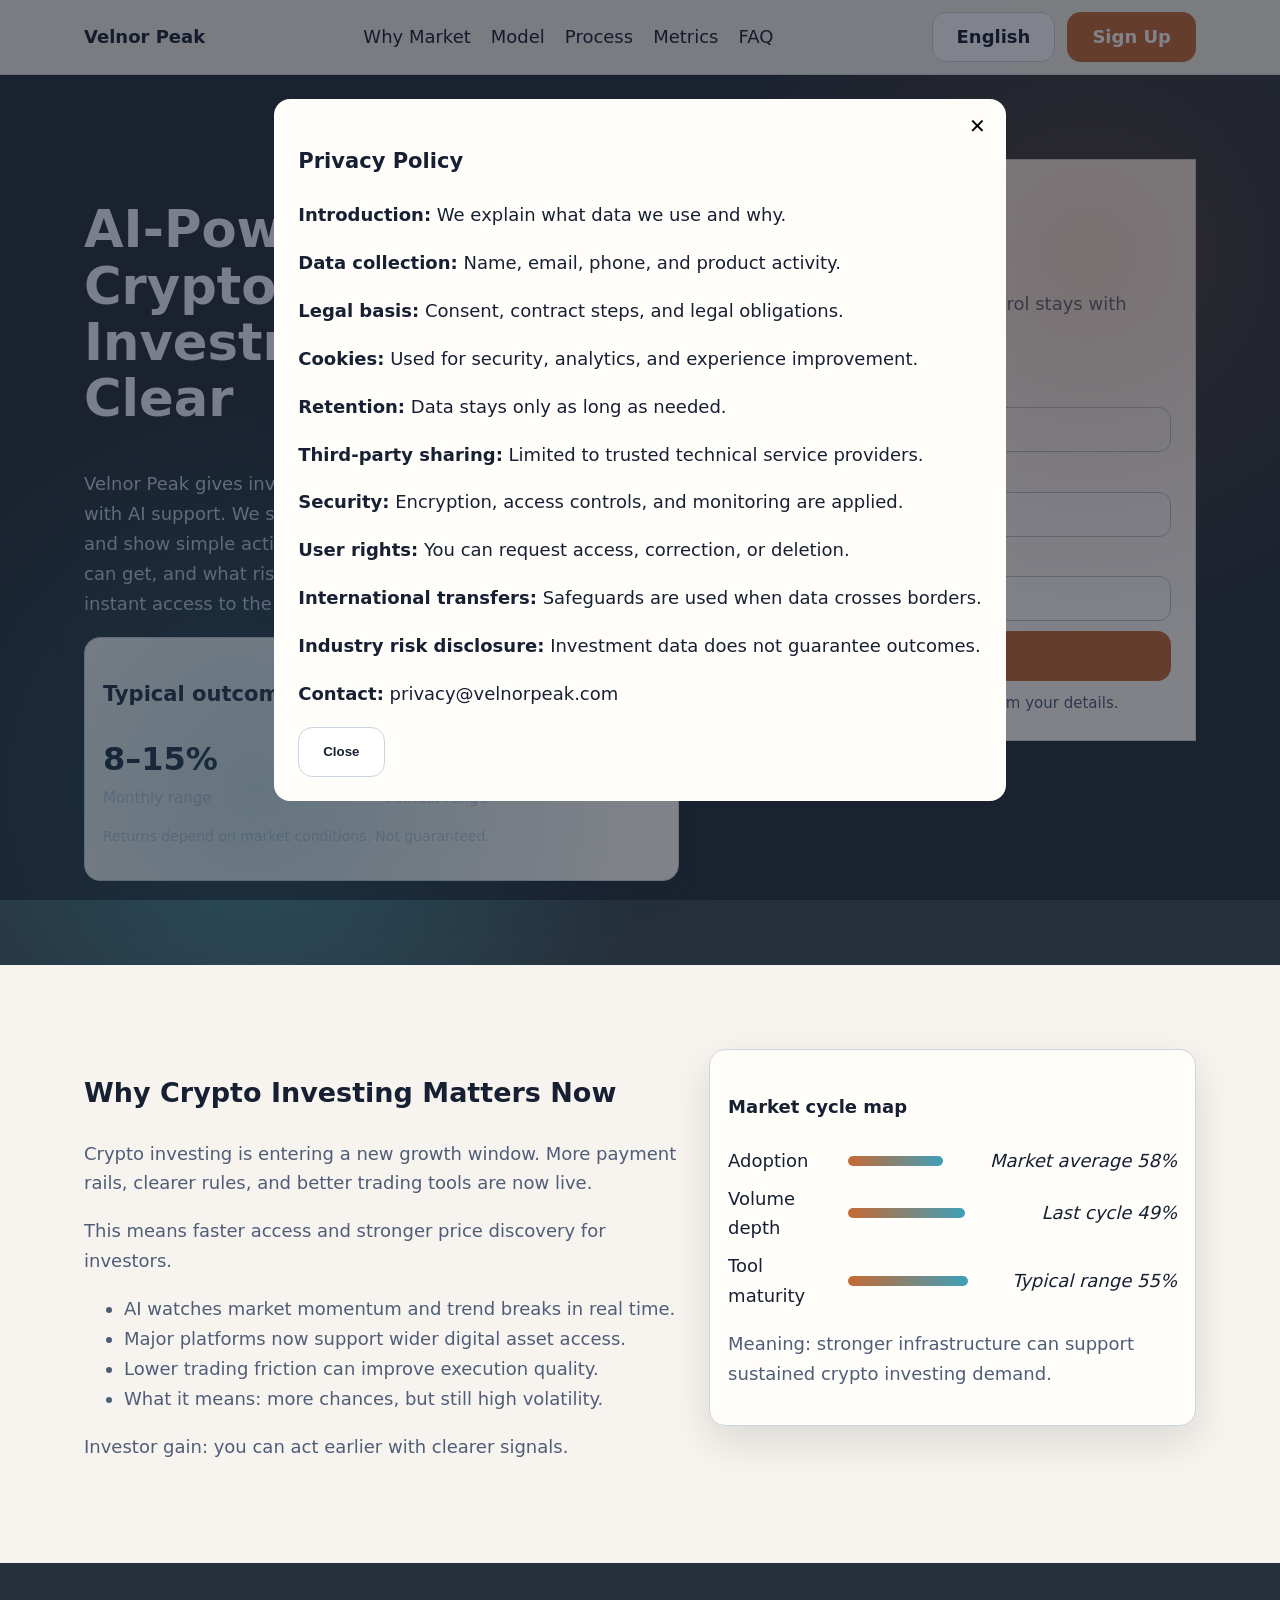
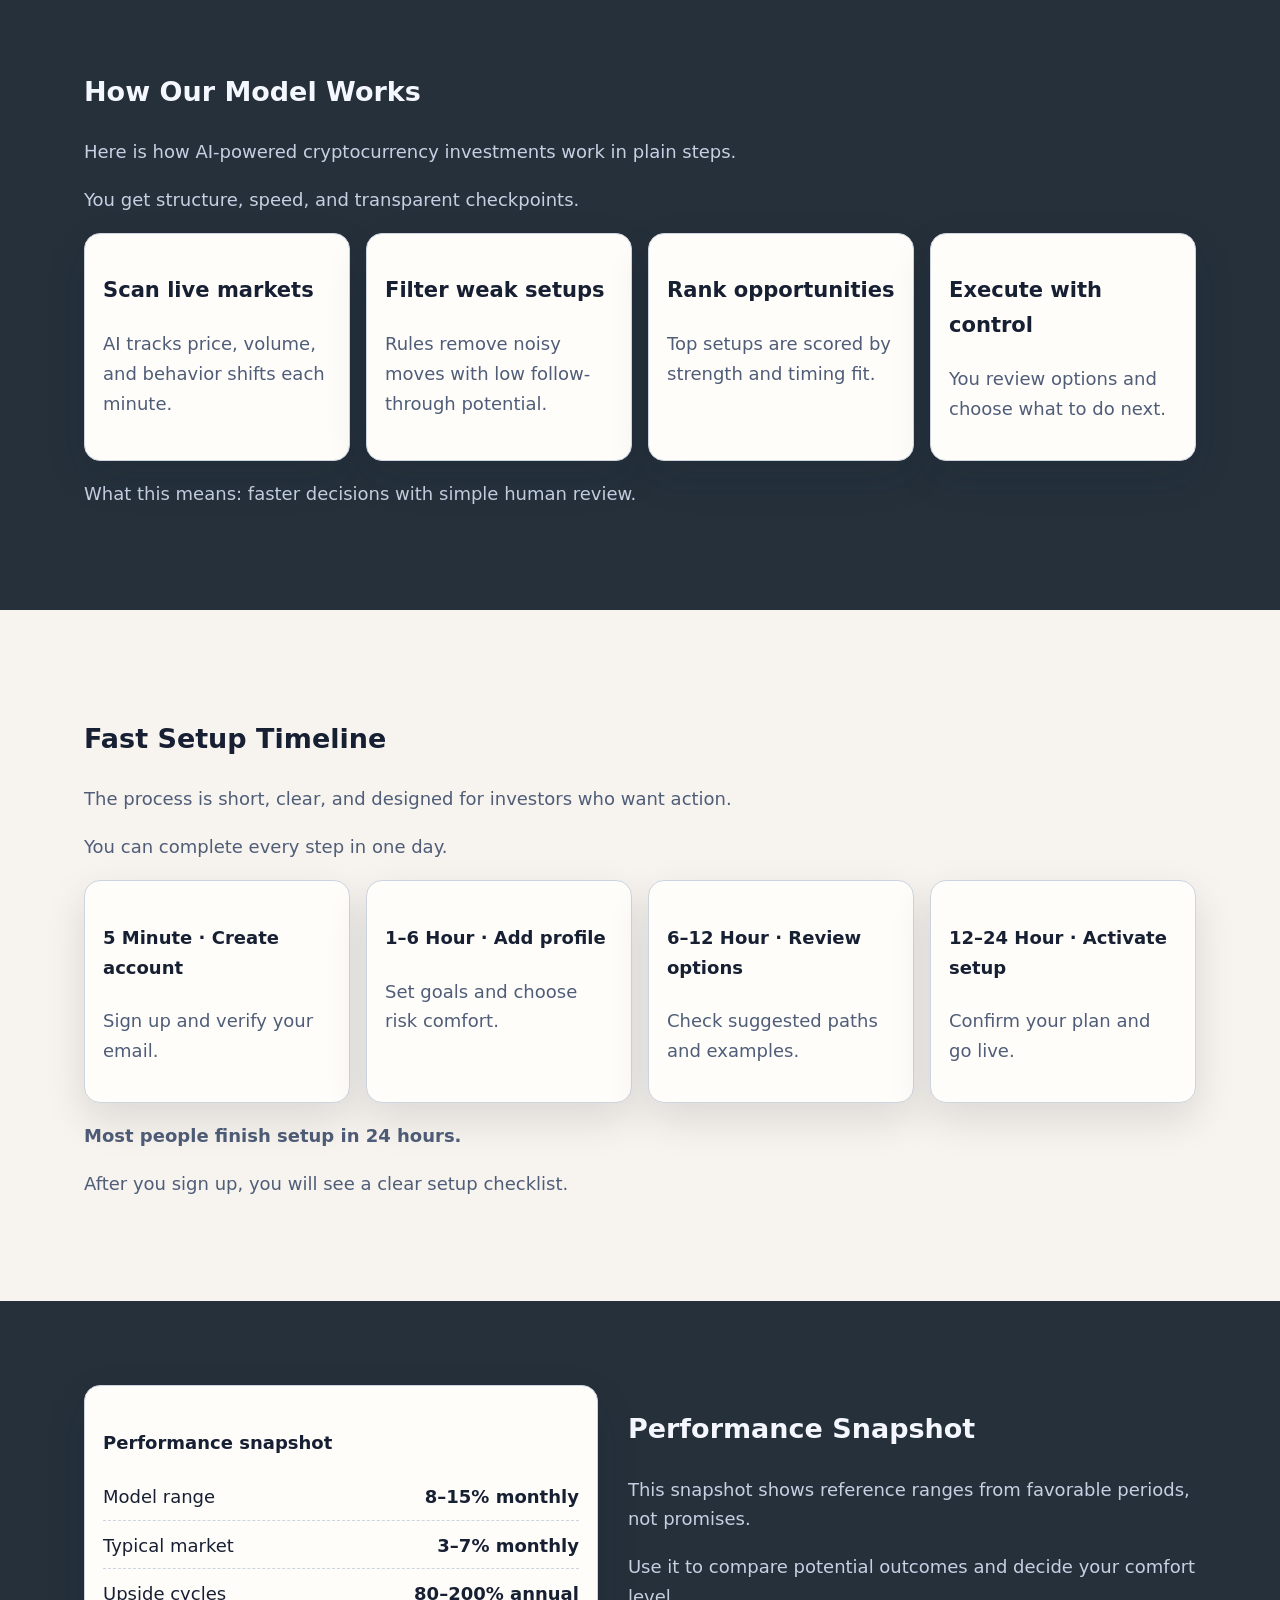
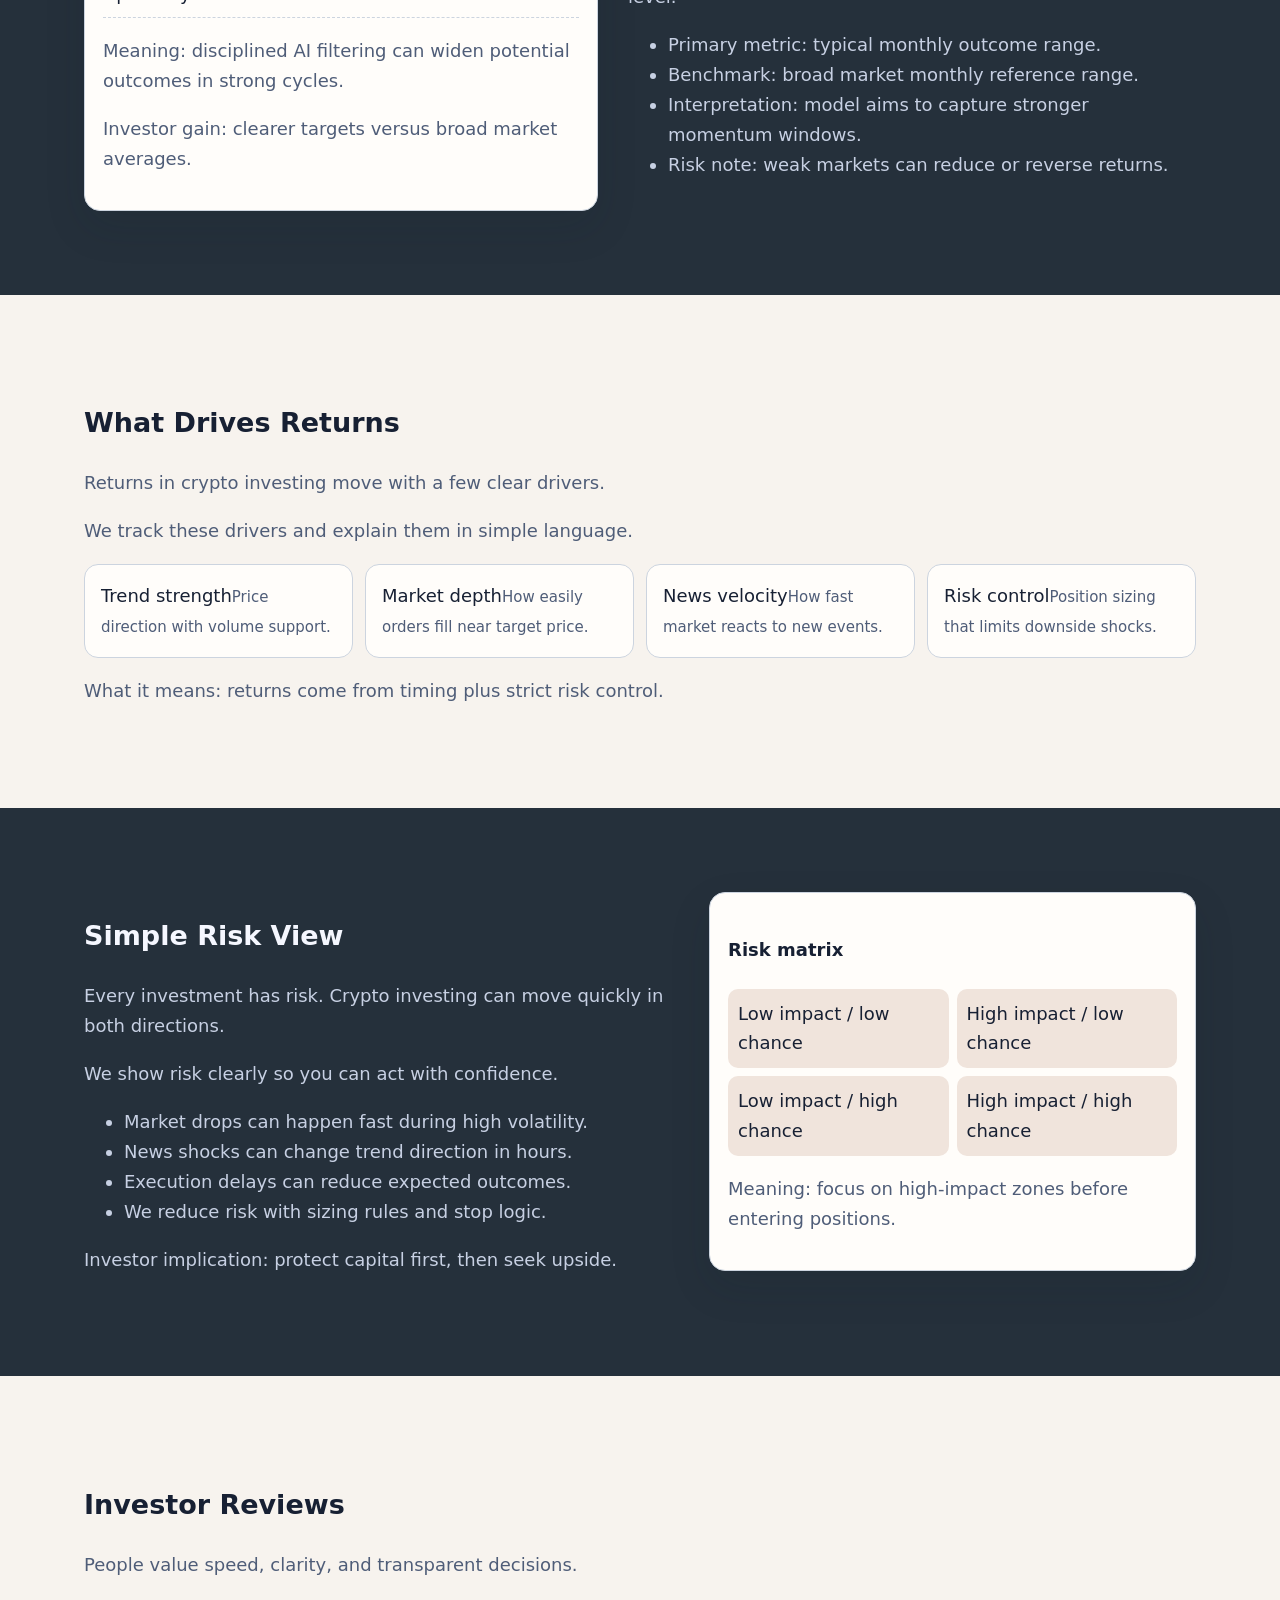
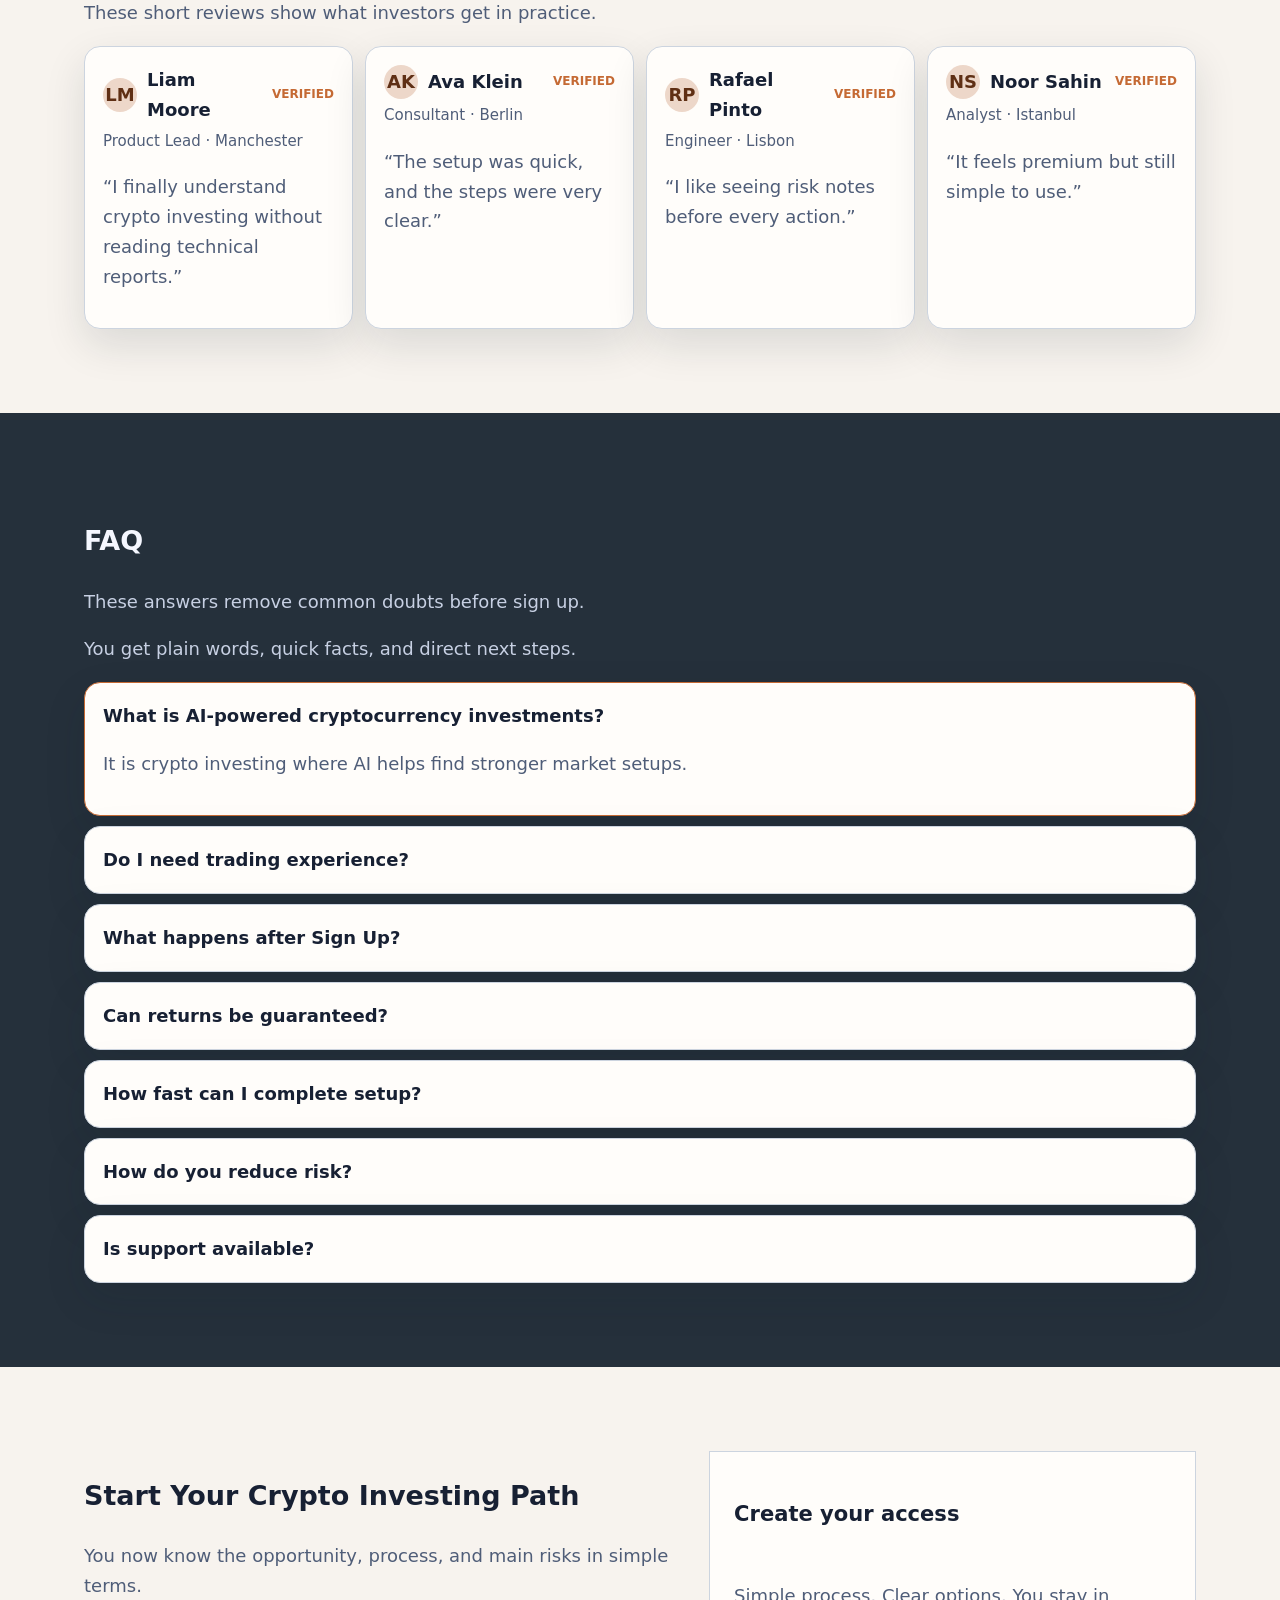
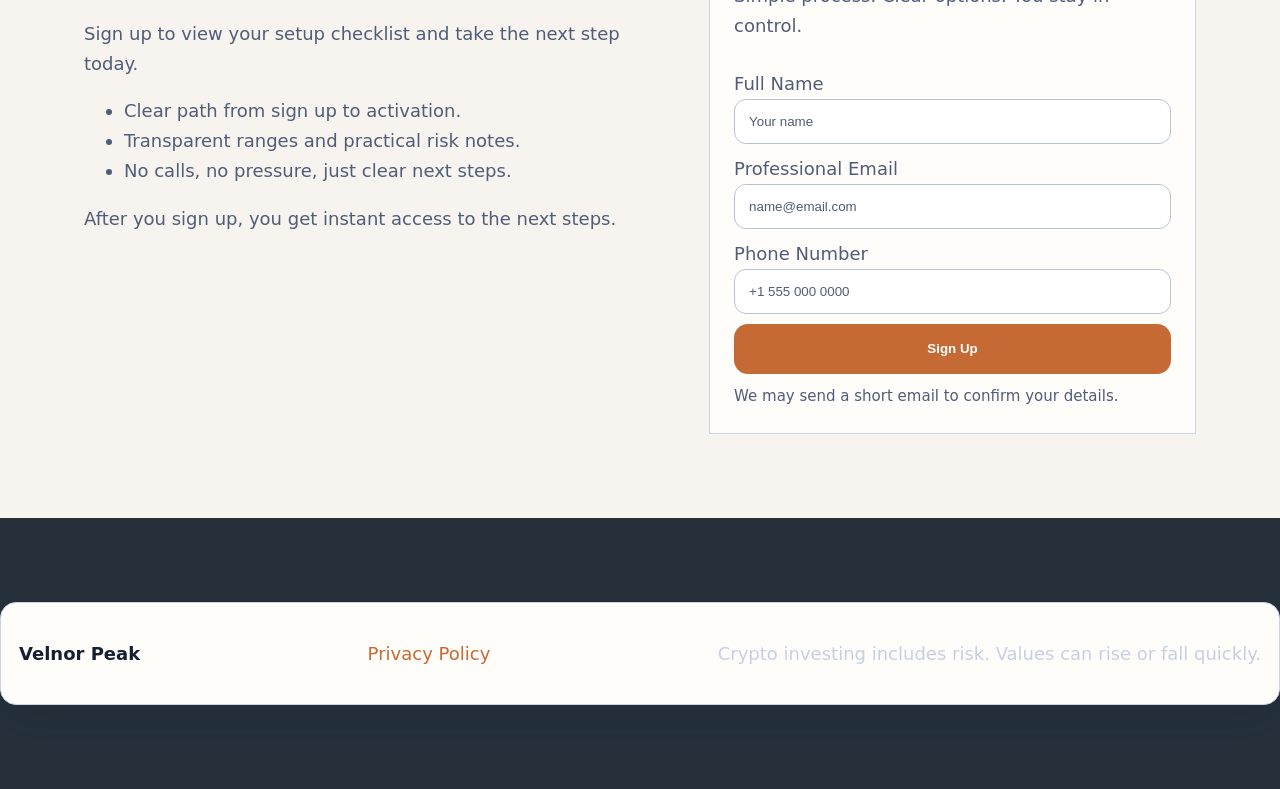
<file: index.html>
<!-- DESIGN SEED: 4821 -->
<!doctype html>
<html lang="en">
<head>
  <meta charset="UTF-8" />
  <meta name="viewport" content="width=device-width, initial-scale=1.0" />
  <title>Velnor Peak | AI-Powered Cryptocurrency Investments - English</title>
  <meta name="description" content="Velnor Peak helps investors use AI-powered cryptocurrency investments with clear steps, risks, and transparent outcomes. Page: English." />
  <link rel="canonical" href="https://velnorpeak.com/index.html" />
  <meta property="og:title" content="Velnor Peak | AI-Powered Cryptocurrency Investments - English" />
  <meta property="og:description" content="Velnor Peak helps investors use AI-powered cryptocurrency investments with clear steps, risks, and transparent outcomes. Page: English." />
  <meta property="og:type" content="website" />
  <meta property="og:url" content="https://velnorpeak.com/index.html" />
  <meta name="twitter:card" content="summary_large_image" />
  <meta name="twitter:title" content="Velnor Peak | AI-Powered Cryptocurrency Investments - English" />
  <meta name="twitter:description" content="Velnor Peak helps investors use AI-powered cryptocurrency investments with clear steps, risks, and transparent outcomes. Page: English." />
  <link rel="alternate" hreflang="en" href="https://velnorpeak.com/index.html" />
  <link rel="alternate" hreflang="de" href="https://velnorpeak.com/de/index.html" />
  <link rel="alternate" hreflang="fr" href="https://velnorpeak.com/fr/index.html" />
  <link rel="alternate" hreflang="es" href="https://velnorpeak.com/es/index.html" />
  <link rel="alternate" hreflang="it" href="https://velnorpeak.com/it/index.html" />
  <link rel="alternate" hreflang="tr" href="https://velnorpeak.com/tr/index.html" />
  <link rel="alternate" hreflang="pt" href="https://velnorpeak.com/pt/index.html" />
  <link rel="alternate" hreflang="ja" href="https://velnorpeak.com/jp/index.html" />
  <link rel="alternate" hreflang="sk" href="https://velnorpeak.com/sk/index.html" />
  <link rel="alternate" hreflang="nl-BE" href="https://velnorpeak.com/be/index.html" />
  <link rel="alternate" hreflang="x-default" href="https://velnorpeak.com/index.html" />
  <link rel="stylesheet" href="assets/style.css" />
  <script defer src="assets/app.js"></script>
</head>
<body>
<header class="site-header" id="top">
  <div class="container header-bar">
    <a class="brand" href="index.html">Velnor Peak</a>
    <nav class="main-nav" aria-label="Primary">
      <a href="#market">Why Market</a><a href="#model">Model</a><a href="#process">Process</a><a href="#metrics">Metrics</a><a href="#faq">FAQ</a>
    </nav>
    <div class="header-actions">
      <div class="lang-wrap" data-dropdown>
        <button class="lang-btn" type="button" aria-expanded="false" aria-controls="lang-menu">English</button>
        <div id="lang-menu" class="lang-menu" role="menu"><a href="index.html"><svg viewBox="0 0 24 16" aria-hidden="true"><rect width="24" height="16" fill="#012169"/><path d="M0 0l24 16M24 0L0 16" stroke="#fff" stroke-width="3"/><path d="M0 0l24 16M24 0L0 16" stroke="#C8102E" stroke-width="1.5"/><rect x="10" width="4" height="16" fill="#fff"/><rect y="6" width="24" height="4" fill="#fff"/><rect x="11" width="2" height="16" fill="#C8102E"/><rect y="7" width="24" height="2" fill="#C8102E"/></svg>English</a>
<a href="de/index.html"><svg viewBox="0 0 24 16" aria-hidden="true"><rect width="24" height="16" fill="#000"/><rect y="5.33" width="24" height="5.33" fill="#DD0000"/><rect y="10.66" width="24" height="5.34" fill="#FFCE00"/></svg>Deutsch</a>
<a href="fr/index.html"><svg viewBox="0 0 24 16" aria-hidden="true"><rect width="8" height="16" fill="#0055A4"/><rect x="8" width="8" height="16" fill="#fff"/><rect x="16" width="8" height="16" fill="#EF4135"/></svg>Français</a>
<a href="es/index.html"><svg viewBox="0 0 24 16" aria-hidden="true"><rect width="24" height="16" fill="#AA151B"/><rect y="4" width="24" height="8" fill="#F1BF00"/></svg>Español</a>
<a href="it/index.html"><svg viewBox="0 0 24 16" aria-hidden="true"><rect width="8" height="16" fill="#009246"/><rect x="8" width="8" height="16" fill="#fff"/><rect x="16" width="8" height="16" fill="#CE2B37"/></svg>Italiano</a>
<a href="tr/index.html"><svg viewBox="0 0 24 16" aria-hidden="true"><rect width="24" height="16" fill="#E30A17"/><circle cx="10" cy="8" r="4" fill="#fff"/><circle cx="11" cy="8" r="3.2" fill="#E30A17"/><polygon points="14,8 17,6.8 17,9.2" fill="#fff"/></svg>Türkçe</a>
<a href="pt/index.html"><svg viewBox="0 0 24 16" aria-hidden="true"><rect width="10" height="16" fill="#006600"/><rect x="10" width="14" height="16" fill="#FF0000"/></svg>Português</a>
<a href="jp/index.html"><svg viewBox="0 0 24 16" aria-hidden="true"><rect width="24" height="16" fill="#fff" stroke="#ddd"/><circle cx="12" cy="8" r="4" fill="#BC002D"/></svg>日本語</a>
<a href="sk/index.html"><svg viewBox="0 0 24 16" aria-hidden="true"><rect width="24" height="16" fill="#fff"/><rect y="5.33" width="24" height="5.33" fill="#0B4EA2"/><rect y="10.66" width="24" height="5.34" fill="#EE1C25"/></svg>Slovak</a>
<a href="be/index.html"><svg viewBox="0 0 24 16" aria-hidden="true"><rect width="8" height="16" fill="#000"/><rect x="8" width="8" height="16" fill="#FFD90C"/><rect x="16" width="8" height="16" fill="#EF3340"/></svg>Nederlands (BE)</a></div>
      </div>
      <a href="#final-cta" class="btn btn-primary">Sign Up</a>
      <button class="burger" type="button" aria-label="Open menu" aria-expanded="false">☰</button>
    </div>
  </div>
  <aside class="mobile-drawer" aria-hidden="true">
    <button class="drawer-close" type="button" aria-label="Close menu">✕</button>
    <nav aria-label="Mobile">
      <a href="#market">Why Market</a><a href="#model">Model</a><a href="#process">Process</a><a href="#metrics">Metrics</a><a href="#faq">FAQ</a>
    </nav>
    <div class="lang-wrap" data-dropdown>
      <button class="lang-btn" type="button" aria-expanded="false" aria-controls="lang-menu-mobile">English</button>
      <div id="lang-menu-mobile" class="lang-menu" role="menu"><a href="index.html"><svg viewBox="0 0 24 16" aria-hidden="true"><rect width="24" height="16" fill="#012169"/><path d="M0 0l24 16M24 0L0 16" stroke="#fff" stroke-width="3"/><path d="M0 0l24 16M24 0L0 16" stroke="#C8102E" stroke-width="1.5"/><rect x="10" width="4" height="16" fill="#fff"/><rect y="6" width="24" height="4" fill="#fff"/><rect x="11" width="2" height="16" fill="#C8102E"/><rect y="7" width="24" height="2" fill="#C8102E"/></svg>English</a>
<a href="de/index.html"><svg viewBox="0 0 24 16" aria-hidden="true"><rect width="24" height="16" fill="#000"/><rect y="5.33" width="24" height="5.33" fill="#DD0000"/><rect y="10.66" width="24" height="5.34" fill="#FFCE00"/></svg>Deutsch</a>
<a href="fr/index.html"><svg viewBox="0 0 24 16" aria-hidden="true"><rect width="8" height="16" fill="#0055A4"/><rect x="8" width="8" height="16" fill="#fff"/><rect x="16" width="8" height="16" fill="#EF4135"/></svg>Français</a>
<a href="es/index.html"><svg viewBox="0 0 24 16" aria-hidden="true"><rect width="24" height="16" fill="#AA151B"/><rect y="4" width="24" height="8" fill="#F1BF00"/></svg>Español</a>
<a href="it/index.html"><svg viewBox="0 0 24 16" aria-hidden="true"><rect width="8" height="16" fill="#009246"/><rect x="8" width="8" height="16" fill="#fff"/><rect x="16" width="8" height="16" fill="#CE2B37"/></svg>Italiano</a>
<a href="tr/index.html"><svg viewBox="0 0 24 16" aria-hidden="true"><rect width="24" height="16" fill="#E30A17"/><circle cx="10" cy="8" r="4" fill="#fff"/><circle cx="11" cy="8" r="3.2" fill="#E30A17"/><polygon points="14,8 17,6.8 17,9.2" fill="#fff"/></svg>Türkçe</a>
<a href="pt/index.html"><svg viewBox="0 0 24 16" aria-hidden="true"><rect width="10" height="16" fill="#006600"/><rect x="10" width="14" height="16" fill="#FF0000"/></svg>Português</a>
<a href="jp/index.html"><svg viewBox="0 0 24 16" aria-hidden="true"><rect width="24" height="16" fill="#fff" stroke="#ddd"/><circle cx="12" cy="8" r="4" fill="#BC002D"/></svg>日本語</a>
<a href="sk/index.html"><svg viewBox="0 0 24 16" aria-hidden="true"><rect width="24" height="16" fill="#fff"/><rect y="5.33" width="24" height="5.33" fill="#0B4EA2"/><rect y="10.66" width="24" height="5.34" fill="#EE1C25"/></svg>Slovak</a>
<a href="be/index.html"><svg viewBox="0 0 24 16" aria-hidden="true"><rect width="8" height="16" fill="#000"/><rect x="8" width="8" height="16" fill="#FFD90C"/><rect x="16" width="8" height="16" fill="#EF3340"/></svg>Nederlands (BE)</a></div>
    </div>
    <a href="#final-cta" class="btn btn-primary">Sign Up</a>
  </aside>
</header>
<main>
<section class="section dark hero" id="hero"><div class="glow"></div><div class="container hero-grid"><div>
<h1>AI-Powered Cryptocurrency Investments Made Clear</h1>
<p>Velnor Peak gives investors a clear way to use crypto investing with AI support. We scan fast market shifts, filter weak setups, and show simple actions. You see what matters now, what you can get, and what risks to watch. After you sign up, you get instant access to the next steps.</p>
<div class="hero-panel performance"><h3>Typical outcome range</h3><div class="perf-split"><div><strong>8–15%</strong><small>Monthly range</small></div><div><strong>80–200%</strong><small>Annual range</small></div></div><p class="micro">Returns depend on market conditions. Not guaranteed.</p></div>
</div>
<form class="form-card" aria-label="Hero sign up form"><h3 class="form-title">Start in minutes</h3><p class="form-sub">Clear setup. No calls. Full control stays with you.</p><label>Full Name<input type="text" placeholder="Your name" required></label><label>Professional Email<input type="email" placeholder="name@email.com" required></label><label>Phone Number<input type="tel" placeholder="+1 555 000 0000" required></label><button class="btn btn-primary" type="submit">Sign Up</button><small>We may send a short email to confirm your details.</small></form>
</div></section>
<section class="section light" id="market"><div class="container split"><div><h2>Why Crypto Investing Matters Now</h2><p>Crypto investing is entering a new growth window. More payment rails, clearer rules, and better trading tools are now live.</p><p>This means faster access and stronger price discovery for investors.</p><ul><li>AI watches market momentum and trend breaks in real time.</li><li>Major platforms now support wider digital asset access.</li><li>Lower trading friction can improve execution quality.</li><li>What it means: more chances, but still high volatility.</li></ul><p class="meaning">Investor gain: you can act earlier with clearer signals.</p></div><div class="visual-card"><h4>Market cycle map</h4><div class="alloc-bars"><div><span>Adoption</span><b style="width:72%"></b><em>Market average 58%</em></div><div><span>Volume depth</span><b style="width:64%"></b><em>Last cycle 49%</em></div><div><span>Tool maturity</span><b style="width:78%"></b><em>Typical range 55%</em></div></div><p>Meaning: stronger infrastructure can support sustained crypto investing demand.</p></div></div></section>
<section class="section dark" id="model"><div class="container"><h2>How Our Model Works</h2><p>Here is how AI-powered cryptocurrency investments work in plain steps.</p><p>You get structure, speed, and transparent checkpoints.</p><div class="grid-4"><article class="card"><h3>Scan live markets</h3><p>AI tracks price, volume, and behavior shifts each minute.</p></article><article class="card"><h3>Filter weak setups</h3><p>Rules remove noisy moves with low follow-through potential.</p></article><article class="card"><h3>Rank opportunities</h3><p>Top setups are scored by strength and timing fit.</p></article><article class="card"><h3>Execute with control</h3><p>You review options and choose what to do next.</p></article></div><p class="meaning">What this means: faster decisions with simple human review.</p></div></section>
<section class="section light" id="process"><div class="container"><h2>Fast Setup Timeline</h2><p>The process is short, clear, and designed for investors who want action.</p><p>You can complete every step in one day.</p><div class="grid-4 process-grid"><article class="process-card"><h4>5 Minute · Create account</h4><p>Sign up and verify your email.</p></article><article class="process-card"><h4>1–6 Hour · Add profile</h4><p>Set goals and choose risk comfort.</p></article><article class="process-card"><h4>6–12 Hour · Review options</h4><p>Check suggested paths and examples.</p></article><article class="process-card"><h4>12–24 Hour · Activate setup</h4><p>Confirm your plan and go live.</p></article></div><p><strong>Most people finish setup in 24 hours.</strong></p><p>After you sign up, you will see a clear setup checklist.</p></div></section>
<section class="section dark" id="metrics"><div class="container split rev"><div class="visual-card"><h4>Performance snapshot</h4><div class="compare"><div><span>Model range</span><b>8–15% monthly</b></div><div><span>Typical market</span><b>3–7% monthly</b></div><div><span>Upside cycles</span><b>80–200% annual</b></div></div><p>Meaning: disciplined AI filtering can widen potential outcomes in strong cycles.</p><p class="gain">Investor gain: clearer targets versus broad market averages.</p></div><div><h2>Performance Snapshot</h2><p>This snapshot shows reference ranges from favorable periods, not promises.</p><p>Use it to compare potential outcomes and decide your comfort level.</p><ul><li>Primary metric: typical monthly outcome range.</li><li>Benchmark: broad market monthly reference range.</li><li>Interpretation: model aims to capture stronger momentum windows.</li><li>Risk note: weak markets can reduce or reverse returns.</li></ul></div></div></section>
<section class="section light" id="insights"><div class="container"><h2>What Drives Returns</h2><p>Returns in crypto investing move with a few clear drivers.</p><p>We track these drivers and explain them in simple language.</p><div class="insight-diagram"><div class="node">Trend strength<small>Price direction with volume support.</small></div><div class="node">Market depth<small>How easily orders fill near target price.</small></div><div class="node">News velocity<small>How fast market reacts to new events.</small></div><div class="node">Risk control<small>Position sizing that limits downside shocks.</small></div></div><p class="meaning">What it means: returns come from timing plus strict risk control.</p></div></section>
<section class="section dark" id="risk"><div class="container split"><div><h2>Simple Risk View</h2><p>Every investment has risk. Crypto investing can move quickly in both directions.</p><p>We show risk clearly so you can act with confidence.</p><ul><li>Market drops can happen fast during high volatility.</li><li>News shocks can change trend direction in hours.</li><li>Execution delays can reduce expected outcomes.</li><li>We reduce risk with sizing rules and stop logic.</li></ul><p class="meaning">Investor implication: protect capital first, then seek upside.</p></div><div class="visual-card"><h4>Risk matrix</h4><div class="matrix"><span>Low impact / low chance</span><span>High impact / low chance</span><span>Low impact / high chance</span><span>High impact / high chance</span></div><p>Meaning: focus on high-impact zones before entering positions.</p></div></div></section>
<section class="section light" id="reviews"><div class="container"><h2>Investor Reviews</h2><p>People value speed, clarity, and transparent decisions.</p><p>These short reviews show what investors get in practice.</p><div class="reviews-grid">
<article class="review-card"><div class="review-head"><span class="avatar">LM</span><h4>Liam Moore</h4><strong>VERIFIED</strong></div><small>Product Lead · Manchester</small><p>“I finally understand crypto investing without reading technical reports.”</p></article>
<article class="review-card"><div class="review-head"><span class="avatar">AK</span><h4>Ava Klein</h4><strong>VERIFIED</strong></div><small>Consultant · Berlin</small><p>“The setup was quick, and the steps were very clear.”</p></article>
<article class="review-card"><div class="review-head"><span class="avatar">RP</span><h4>Rafael Pinto</h4><strong>VERIFIED</strong></div><small>Engineer · Lisbon</small><p>“I like seeing risk notes before every action.”</p></article>
<article class="review-card"><div class="review-head"><span class="avatar">NS</span><h4>Noor Sahin</h4><strong>VERIFIED</strong></div><small>Analyst · Istanbul</small><p>“It feels premium but still simple to use.”</p></article>
</div></div></section>
<section class="section dark" id="faq"><div class="container"><h2>FAQ</h2><p>These answers remove common doubts before sign up.</p><p>You get plain words, quick facts, and direct next steps.</p><div class="faq-list">
<details class="faq-item" open><summary>What is AI-powered cryptocurrency investments?</summary><p>It is crypto investing where AI helps find stronger market setups.</p></details>
<details class="faq-item"><summary>Do I need trading experience?</summary><p>No. The flow explains each step in simple language.</p></details>
<details class="faq-item"><summary>What happens after Sign Up?</summary><p>After you sign up, you can review the options and choose what to do next.</p></details>
<details class="faq-item"><summary>Can returns be guaranteed?</summary><p>No. Returns depend on market conditions and can vary widely.</p></details>
<details class="faq-item"><summary>How fast can I complete setup?</summary><p>Most investors finish setup in less than 24 hours.</p></details>
<details class="faq-item"><summary>How do you reduce risk?</summary><p>We use position sizing and stop logic to limit downside.</p></details>
<details class="faq-item"><summary>Is support available?</summary><p>You can use in-product guidance and email confirmation support.</p></details>
</div></div></section>
<section class="section light" id="final-cta"><div class="container split"><div><h2>Start Your Crypto Investing Path</h2><p>You now know the opportunity, process, and main risks in simple terms.</p><p>Sign up to view your setup checklist and take the next step today.</p><ul><li>Clear path from sign up to activation.</li><li>Transparent ranges and practical risk notes.</li><li>No calls, no pressure, just clear next steps.</li></ul><p class="meaning">After you sign up, you get instant access to the next steps.</p></div>
<form class="form-card" aria-label="Final sign up form"><h3 class="form-title">Create your access</h3><p class="form-sub">Simple process. Clear options. You stay in control.</p><label>Full Name<input type="text" placeholder="Your name" required></label><label>Professional Email<input type="email" placeholder="name@email.com" required></label><label>Phone Number<input type="tel" placeholder="+1 555 000 0000" required></label><button class="btn btn-primary" type="submit">Sign Up</button><small>We may send a short email to confirm your details.</small></form>
</div></section>
</main>
<footer class="section dark"><div class="container footer-panel"><strong>Velnor Peak</strong><a href="#" data-open-privacy>Privacy Policy</a><p>Crypto investing includes risk. Values can rise or fall quickly.</p></div></footer>
<div class="privacy-modal" role="dialog" aria-modal="true" aria-labelledby="privacy-title" hidden>
  <div class="privacy-content"><button class="modal-x" aria-label="Close privacy">✕</button><h3 id="privacy-title">Privacy Policy</h3>
  <p><strong>Introduction:</strong> We explain what data we use and why.</p>
  <p><strong>Data collection:</strong> Name, email, phone, and product activity.</p>
  <p><strong>Legal basis:</strong> Consent, contract steps, and legal obligations.</p>
  <p><strong>Cookies:</strong> Used for security, analytics, and experience improvement.</p>
  <p><strong>Retention:</strong> Data stays only as long as needed.</p>
  <p><strong>Third-party sharing:</strong> Limited to trusted technical service providers.</p>
  <p><strong>Security:</strong> Encryption, access controls, and monitoring are applied.</p>
  <p><strong>User rights:</strong> You can request access, correction, or deletion.</p>
  <p><strong>International transfers:</strong> Safeguards are used when data crosses borders.</p>
  <p><strong>Industry risk disclosure:</strong> Investment data does not guarantee outcomes.</p>
  <p><strong>Contact:</strong> privacy@velnorpeak.com</p>
  <div class="modal-footer"><button class="btn" data-close-privacy>Close</button></div>
  </div>
</div>
<script type="application/ld+json">{"@context":"https://schema.org","@graph":[{"@type":"Organization","name":"Velnor Peak","url":"https://velnorpeak.com/"},{"@type":"WebSite","name":"Velnor Peak","url":"https://velnorpeak.com/"},{"@type":"FAQPage","mainEntity":[{"@type":"Question","name":"What is AI-powered cryptocurrency investments?","acceptedAnswer":{"@type":"Answer","text":"It is crypto investing where AI helps find stronger market setups."}},{"@type":"Question","name":"Can returns be guaranteed?","acceptedAnswer":{"@type":"Answer","text":"No. Returns depend on market conditions and can vary widely."}}]},{"@type":"Review","author":{"@type":"Person","name":"Liam Moore"},"reviewBody":"I finally understand crypto investing without reading technical reports.","reviewRating":{"@type":"Rating","ratingValue":"5"}}]}</script>
</body></html>
</file>
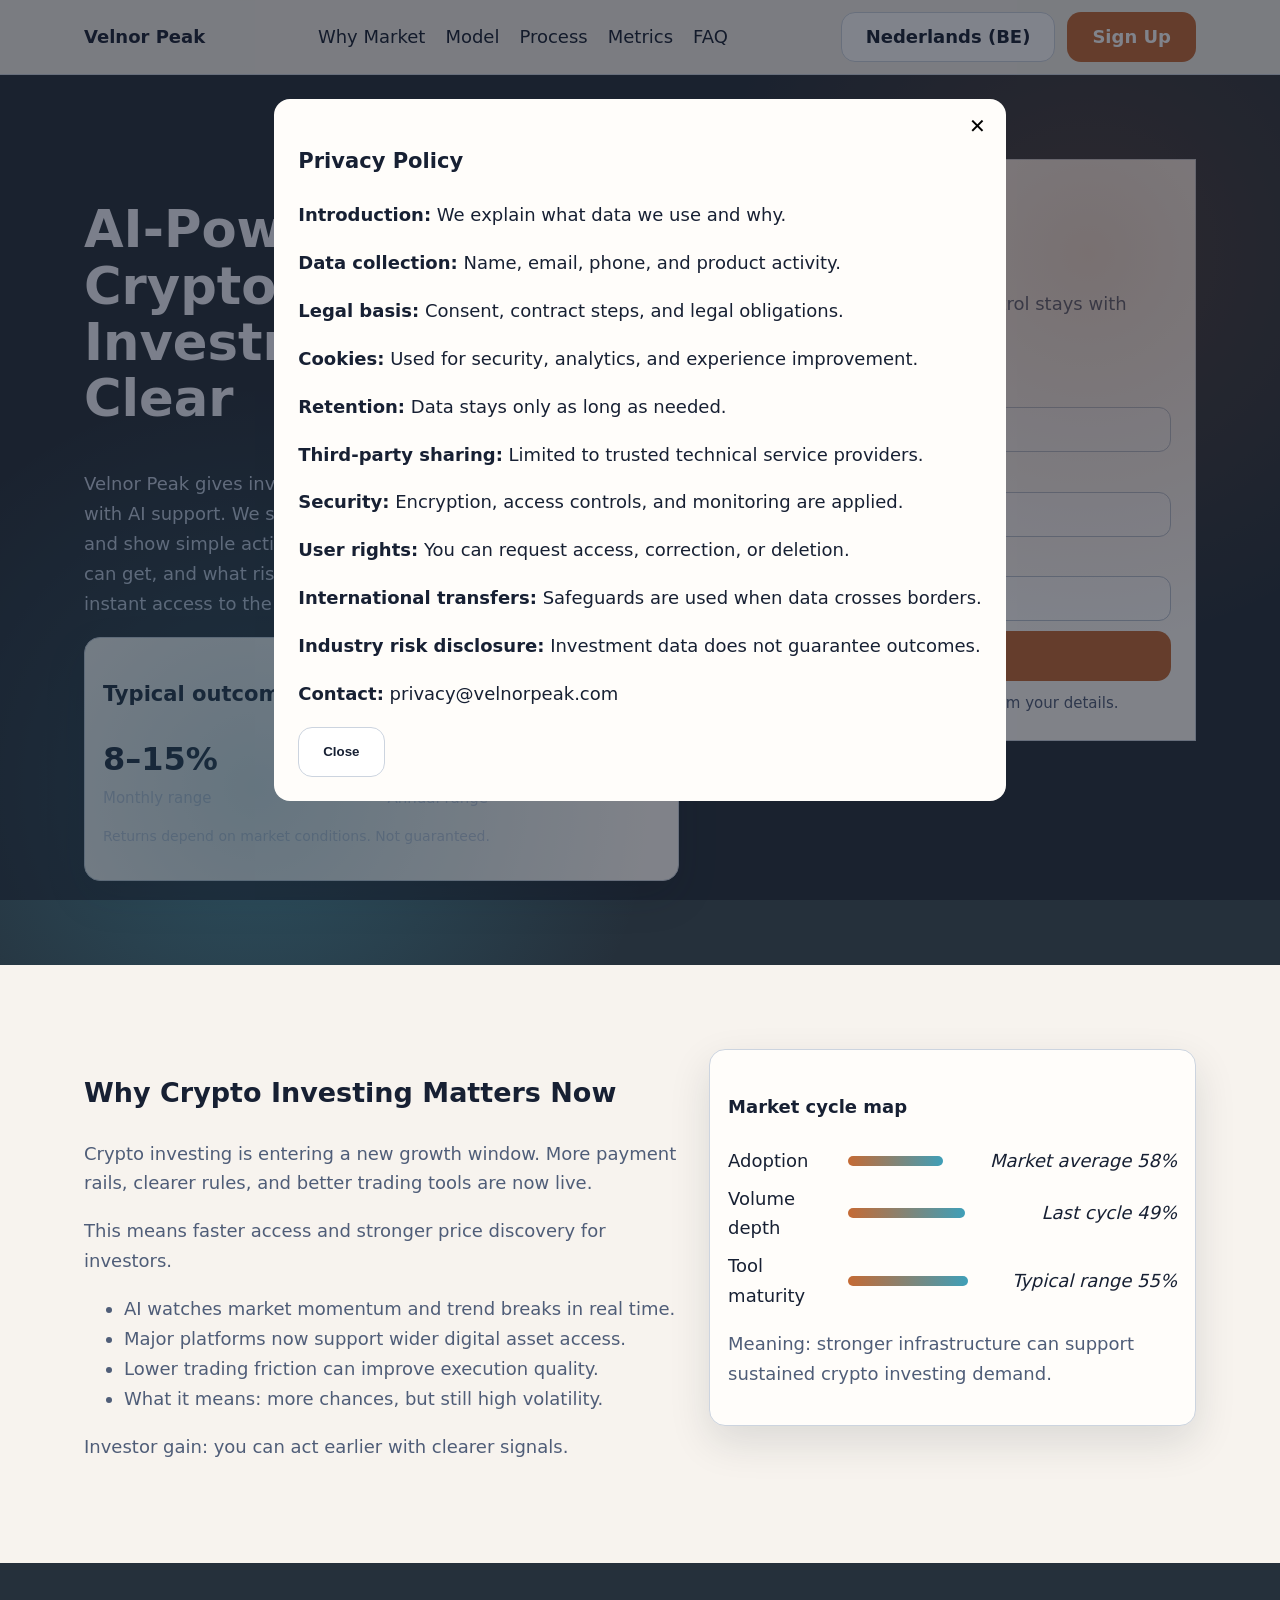
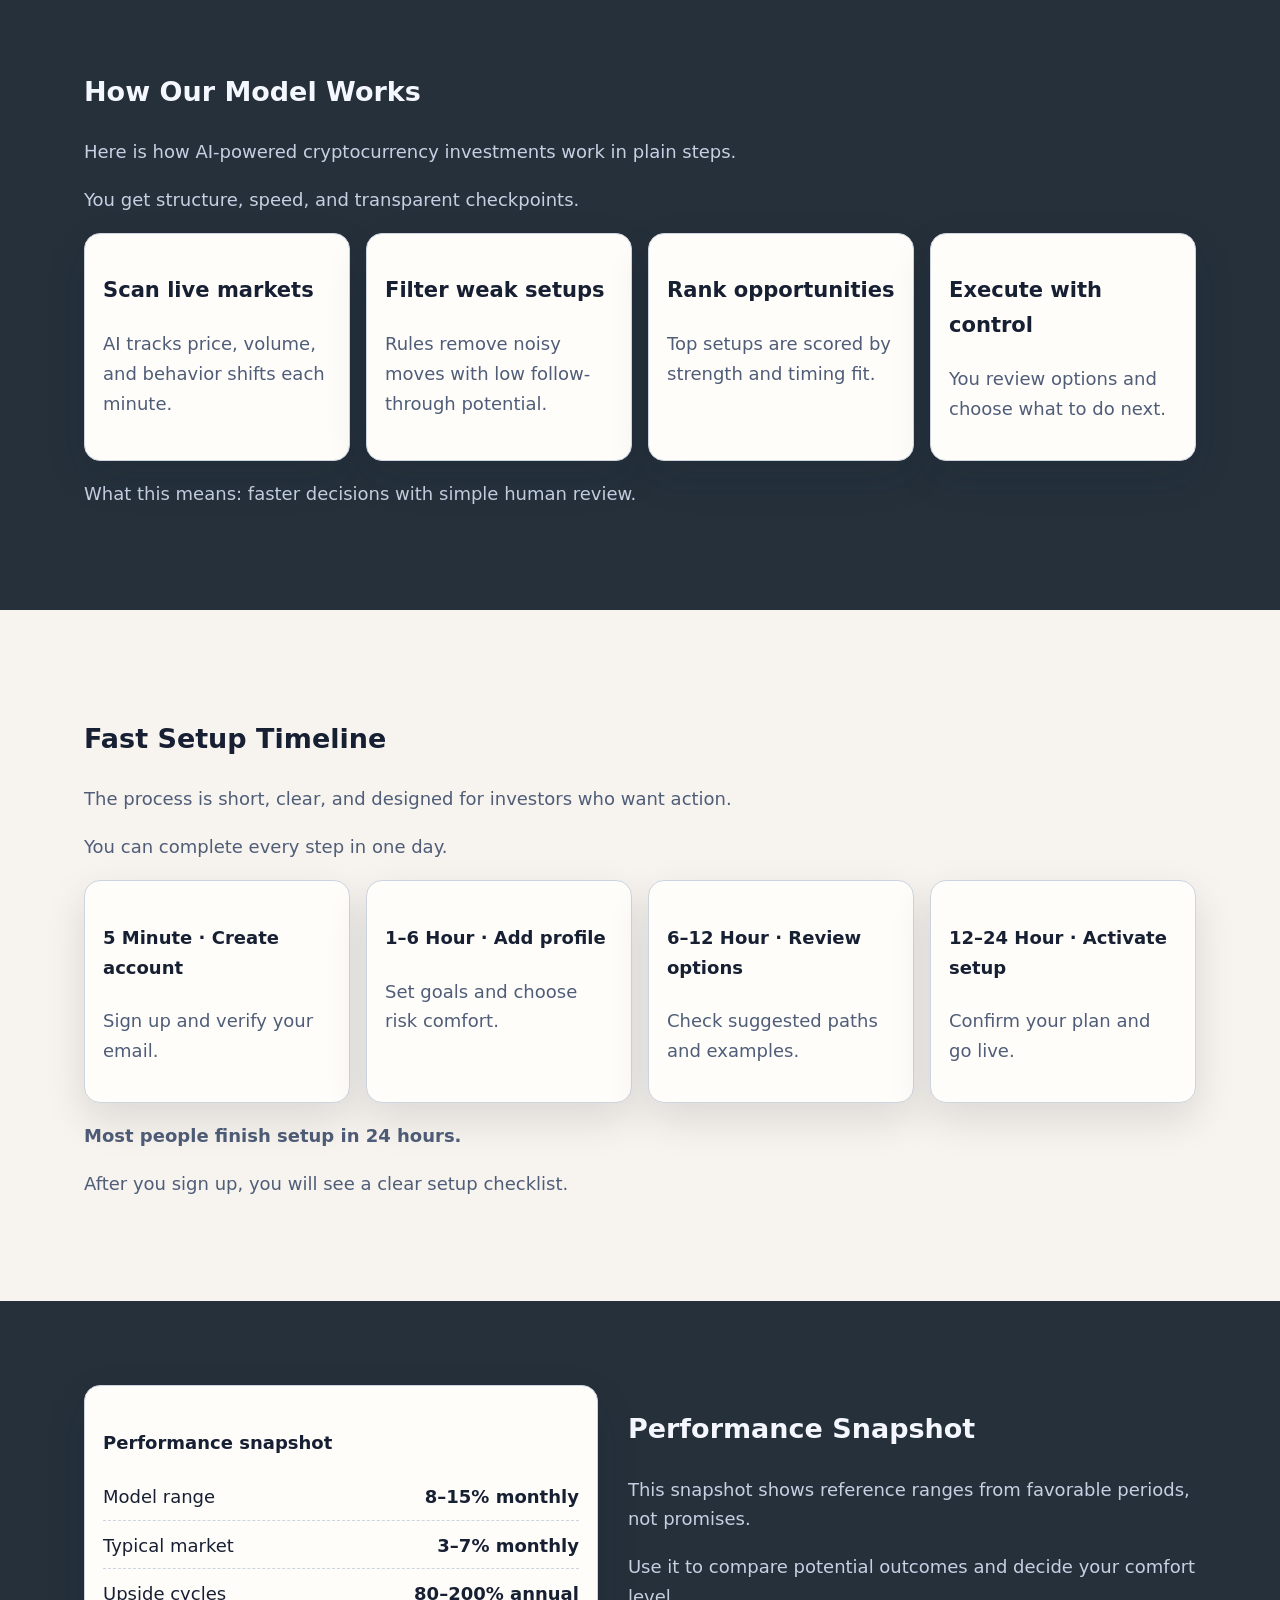
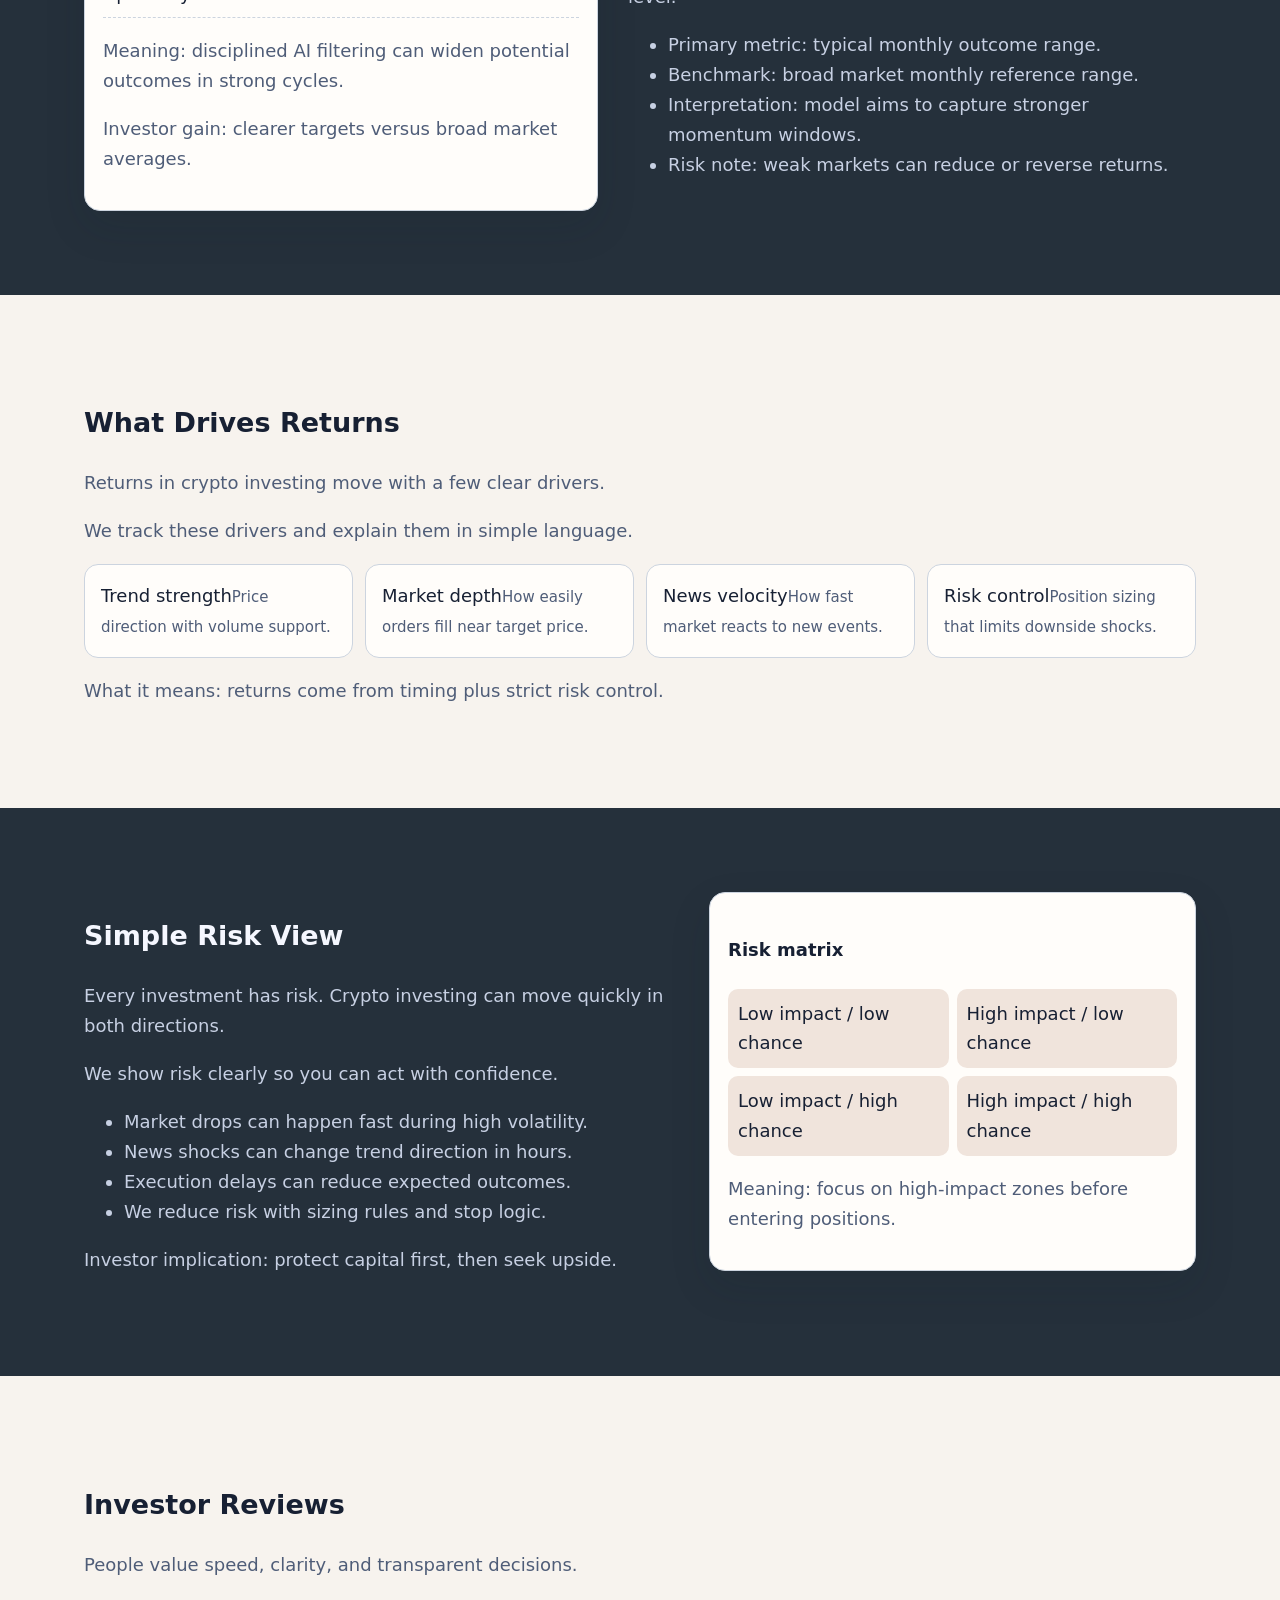
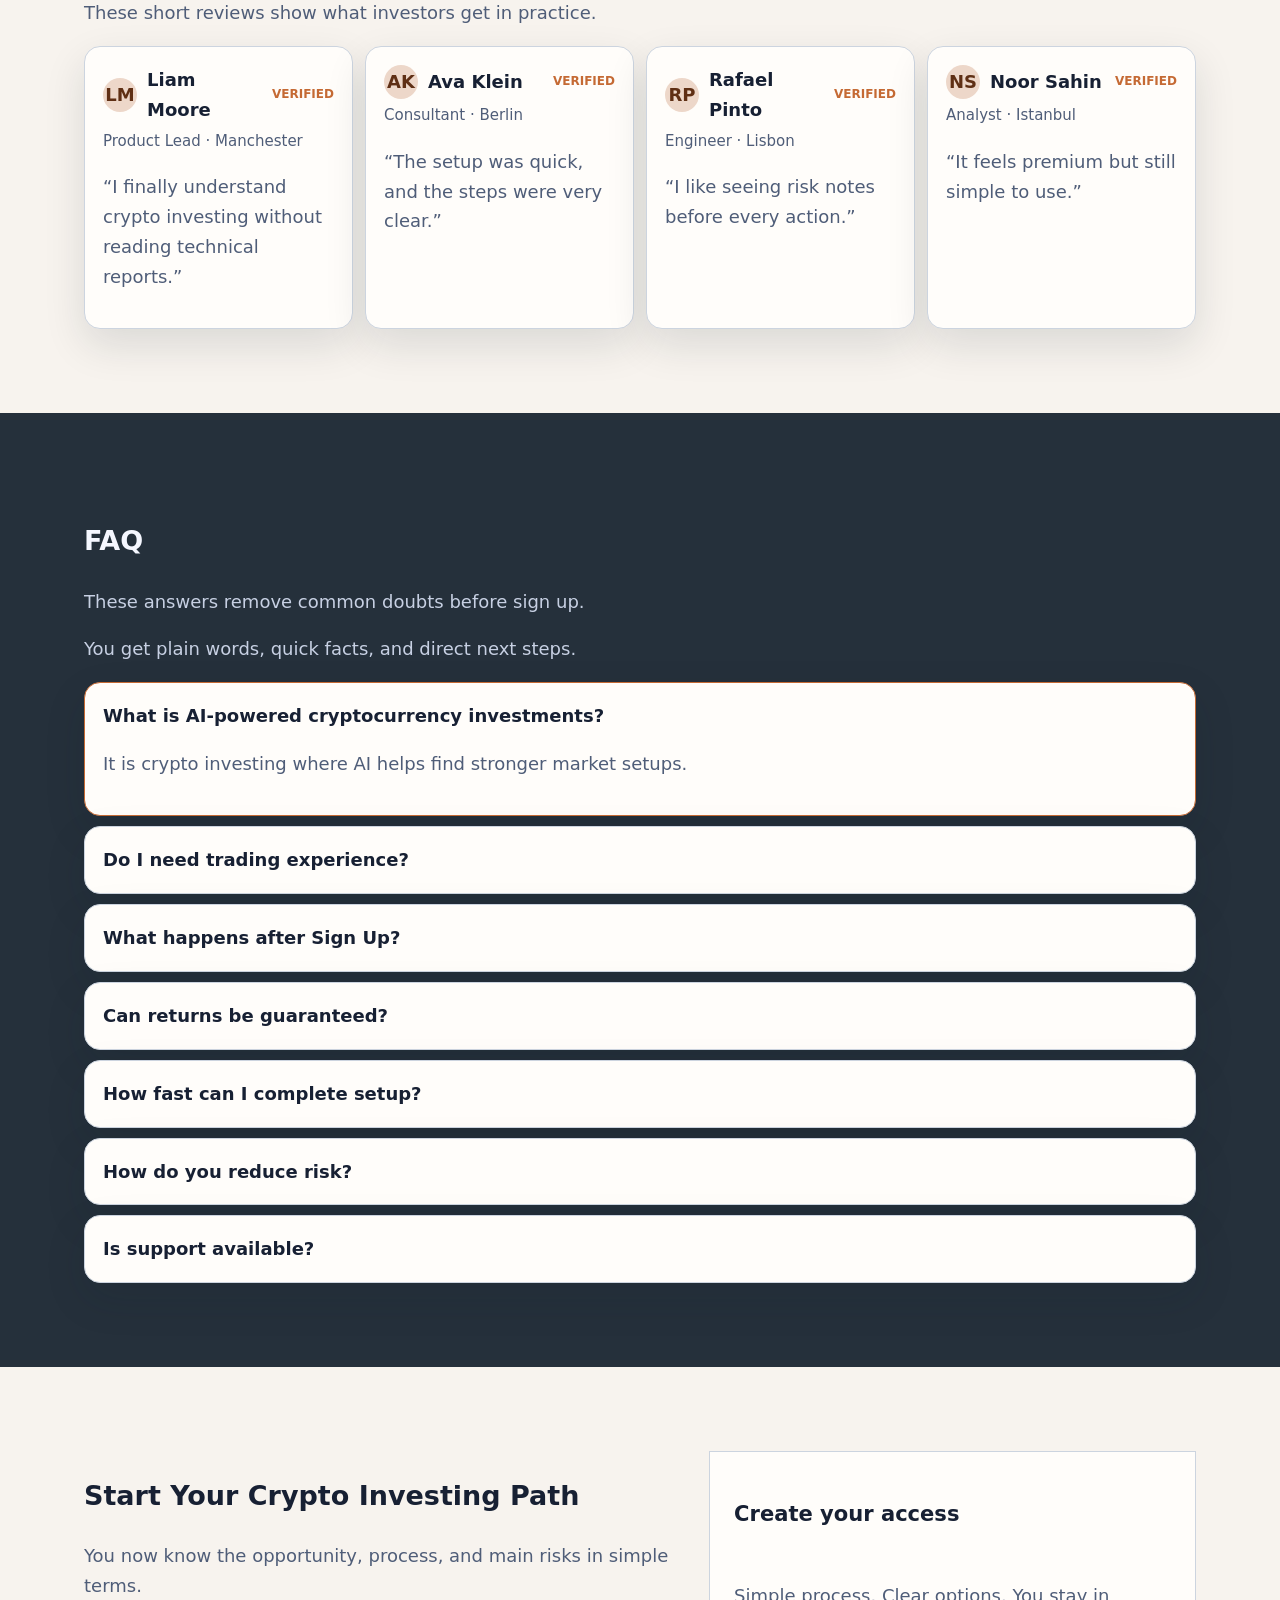
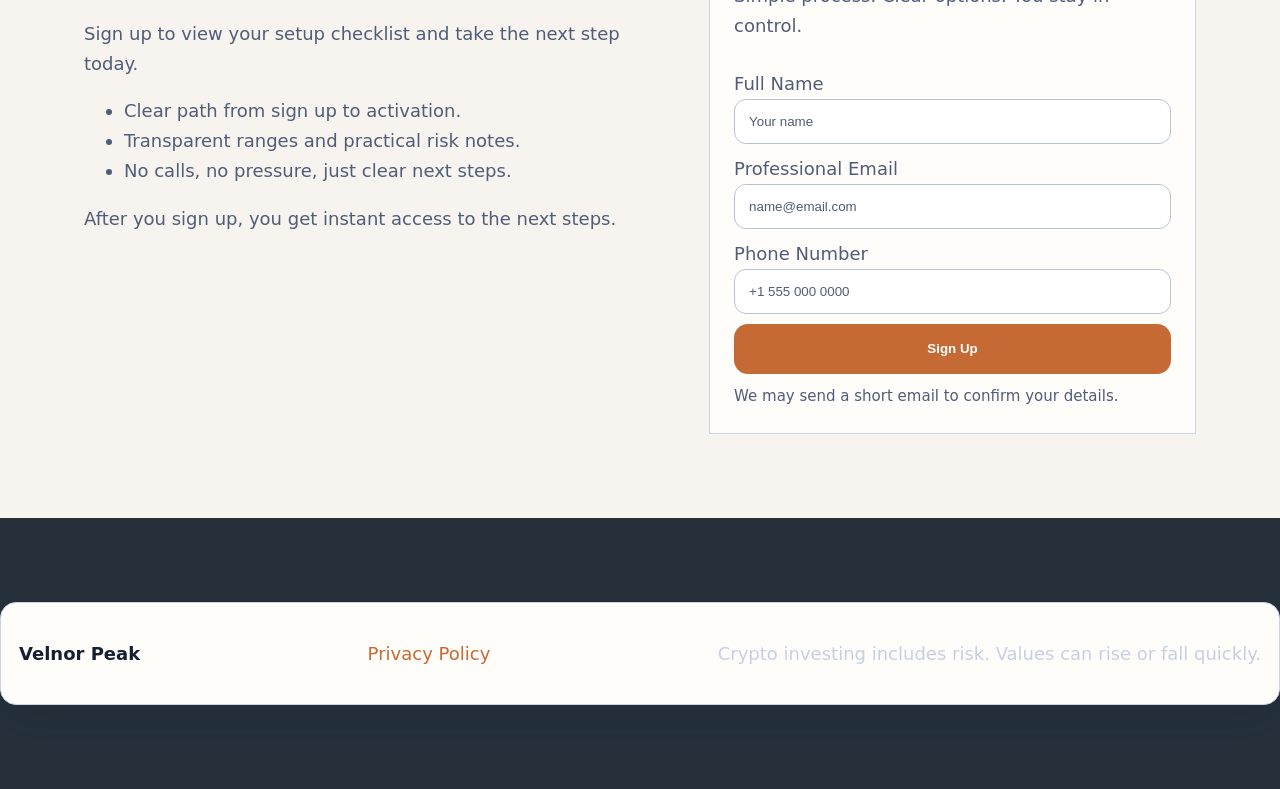
<file: be/index.html>
<!-- DESIGN SEED: 4821 -->
<!doctype html>
<html lang="en">
<head>
  <meta charset="UTF-8" />
  <meta name="viewport" content="width=device-width, initial-scale=1.0" />
  <title>Velnor Peak | AI-Powered Cryptocurrency Investments - Nederlands (BE)</title>
  <meta name="description" content="Velnor Peak helps investors use AI-powered cryptocurrency investments with clear steps, risks, and transparent outcomes. Page: Nederlands (BE)." />
  <link rel="canonical" href="https://velnorpeak.com/be/index.html" />
  <meta property="og:title" content="Velnor Peak | AI-Powered Cryptocurrency Investments - Nederlands (BE)" />
  <meta property="og:description" content="Velnor Peak helps investors use AI-powered cryptocurrency investments with clear steps, risks, and transparent outcomes. Page: Nederlands (BE)." />
  <meta property="og:type" content="website" />
  <meta property="og:url" content="https://velnorpeak.com/be/index.html" />
  <meta name="twitter:card" content="summary_large_image" />
  <meta name="twitter:title" content="Velnor Peak | AI-Powered Cryptocurrency Investments - Nederlands (BE)" />
  <meta name="twitter:description" content="Velnor Peak helps investors use AI-powered cryptocurrency investments with clear steps, risks, and transparent outcomes. Page: Nederlands (BE)." />
  <link rel="alternate" hreflang="en" href="https://velnorpeak.com/index.html" />
  <link rel="alternate" hreflang="de" href="https://velnorpeak.com/de/index.html" />
  <link rel="alternate" hreflang="fr" href="https://velnorpeak.com/fr/index.html" />
  <link rel="alternate" hreflang="es" href="https://velnorpeak.com/es/index.html" />
  <link rel="alternate" hreflang="it" href="https://velnorpeak.com/it/index.html" />
  <link rel="alternate" hreflang="tr" href="https://velnorpeak.com/tr/index.html" />
  <link rel="alternate" hreflang="pt" href="https://velnorpeak.com/pt/index.html" />
  <link rel="alternate" hreflang="ja" href="https://velnorpeak.com/jp/index.html" />
  <link rel="alternate" hreflang="sk" href="https://velnorpeak.com/sk/index.html" />
  <link rel="alternate" hreflang="nl-BE" href="https://velnorpeak.com/be/index.html" />
  <link rel="alternate" hreflang="x-default" href="https://velnorpeak.com/index.html" />
  <link rel="stylesheet" href="../assets/style.css" />
  <script defer src="../assets/app.js"></script>
</head>
<body>
<header class="site-header" id="top">
  <div class="container header-bar">
    <a class="brand" href="../index.html">Velnor Peak</a>
    <nav class="main-nav" aria-label="Primary">
      <a href="#market">Why Market</a><a href="#model">Model</a><a href="#process">Process</a><a href="#metrics">Metrics</a><a href="#faq">FAQ</a>
    </nav>
    <div class="header-actions">
      <div class="lang-wrap" data-dropdown>
        <button class="lang-btn" type="button" aria-expanded="false" aria-controls="lang-menu">Nederlands (BE)</button>
        <div id="lang-menu" class="lang-menu" role="menu"><a href="../index.html"><svg viewBox="0 0 24 16" aria-hidden="true"><rect width="24" height="16" fill="#012169"/><path d="M0 0l24 16M24 0L0 16" stroke="#fff" stroke-width="3"/><path d="M0 0l24 16M24 0L0 16" stroke="#C8102E" stroke-width="1.5"/><rect x="10" width="4" height="16" fill="#fff"/><rect y="6" width="24" height="4" fill="#fff"/><rect x="11" width="2" height="16" fill="#C8102E"/><rect y="7" width="24" height="2" fill="#C8102E"/></svg>English</a>
<a href="../de/index.html"><svg viewBox="0 0 24 16" aria-hidden="true"><rect width="24" height="16" fill="#000"/><rect y="5.33" width="24" height="5.33" fill="#DD0000"/><rect y="10.66" width="24" height="5.34" fill="#FFCE00"/></svg>Deutsch</a>
<a href="../fr/index.html"><svg viewBox="0 0 24 16" aria-hidden="true"><rect width="8" height="16" fill="#0055A4"/><rect x="8" width="8" height="16" fill="#fff"/><rect x="16" width="8" height="16" fill="#EF4135"/></svg>Français</a>
<a href="../es/index.html"><svg viewBox="0 0 24 16" aria-hidden="true"><rect width="24" height="16" fill="#AA151B"/><rect y="4" width="24" height="8" fill="#F1BF00"/></svg>Español</a>
<a href="../it/index.html"><svg viewBox="0 0 24 16" aria-hidden="true"><rect width="8" height="16" fill="#009246"/><rect x="8" width="8" height="16" fill="#fff"/><rect x="16" width="8" height="16" fill="#CE2B37"/></svg>Italiano</a>
<a href="../tr/index.html"><svg viewBox="0 0 24 16" aria-hidden="true"><rect width="24" height="16" fill="#E30A17"/><circle cx="10" cy="8" r="4" fill="#fff"/><circle cx="11" cy="8" r="3.2" fill="#E30A17"/><polygon points="14,8 17,6.8 17,9.2" fill="#fff"/></svg>Türkçe</a>
<a href="../pt/index.html"><svg viewBox="0 0 24 16" aria-hidden="true"><rect width="10" height="16" fill="#006600"/><rect x="10" width="14" height="16" fill="#FF0000"/></svg>Português</a>
<a href="../jp/index.html"><svg viewBox="0 0 24 16" aria-hidden="true"><rect width="24" height="16" fill="#fff" stroke="#ddd"/><circle cx="12" cy="8" r="4" fill="#BC002D"/></svg>日本語</a>
<a href="../sk/index.html"><svg viewBox="0 0 24 16" aria-hidden="true"><rect width="24" height="16" fill="#fff"/><rect y="5.33" width="24" height="5.33" fill="#0B4EA2"/><rect y="10.66" width="24" height="5.34" fill="#EE1C25"/></svg>Slovak</a>
<a href="../be/index.html"><svg viewBox="0 0 24 16" aria-hidden="true"><rect width="8" height="16" fill="#000"/><rect x="8" width="8" height="16" fill="#FFD90C"/><rect x="16" width="8" height="16" fill="#EF3340"/></svg>Nederlands (BE)</a></div>
      </div>
      <a href="#final-cta" class="btn btn-primary">Sign Up</a>
      <button class="burger" type="button" aria-label="Open menu" aria-expanded="false">☰</button>
    </div>
  </div>
  <aside class="mobile-drawer" aria-hidden="true">
    <button class="drawer-close" type="button" aria-label="Close menu">✕</button>
    <nav aria-label="Mobile">
      <a href="#market">Why Market</a><a href="#model">Model</a><a href="#process">Process</a><a href="#metrics">Metrics</a><a href="#faq">FAQ</a>
    </nav>
    <div class="lang-wrap" data-dropdown>
      <button class="lang-btn" type="button" aria-expanded="false" aria-controls="lang-menu-mobile">Nederlands (BE)</button>
      <div id="lang-menu-mobile" class="lang-menu" role="menu"><a href="../index.html"><svg viewBox="0 0 24 16" aria-hidden="true"><rect width="24" height="16" fill="#012169"/><path d="M0 0l24 16M24 0L0 16" stroke="#fff" stroke-width="3"/><path d="M0 0l24 16M24 0L0 16" stroke="#C8102E" stroke-width="1.5"/><rect x="10" width="4" height="16" fill="#fff"/><rect y="6" width="24" height="4" fill="#fff"/><rect x="11" width="2" height="16" fill="#C8102E"/><rect y="7" width="24" height="2" fill="#C8102E"/></svg>English</a>
<a href="../de/index.html"><svg viewBox="0 0 24 16" aria-hidden="true"><rect width="24" height="16" fill="#000"/><rect y="5.33" width="24" height="5.33" fill="#DD0000"/><rect y="10.66" width="24" height="5.34" fill="#FFCE00"/></svg>Deutsch</a>
<a href="../fr/index.html"><svg viewBox="0 0 24 16" aria-hidden="true"><rect width="8" height="16" fill="#0055A4"/><rect x="8" width="8" height="16" fill="#fff"/><rect x="16" width="8" height="16" fill="#EF4135"/></svg>Français</a>
<a href="../es/index.html"><svg viewBox="0 0 24 16" aria-hidden="true"><rect width="24" height="16" fill="#AA151B"/><rect y="4" width="24" height="8" fill="#F1BF00"/></svg>Español</a>
<a href="../it/index.html"><svg viewBox="0 0 24 16" aria-hidden="true"><rect width="8" height="16" fill="#009246"/><rect x="8" width="8" height="16" fill="#fff"/><rect x="16" width="8" height="16" fill="#CE2B37"/></svg>Italiano</a>
<a href="../tr/index.html"><svg viewBox="0 0 24 16" aria-hidden="true"><rect width="24" height="16" fill="#E30A17"/><circle cx="10" cy="8" r="4" fill="#fff"/><circle cx="11" cy="8" r="3.2" fill="#E30A17"/><polygon points="14,8 17,6.8 17,9.2" fill="#fff"/></svg>Türkçe</a>
<a href="../pt/index.html"><svg viewBox="0 0 24 16" aria-hidden="true"><rect width="10" height="16" fill="#006600"/><rect x="10" width="14" height="16" fill="#FF0000"/></svg>Português</a>
<a href="../jp/index.html"><svg viewBox="0 0 24 16" aria-hidden="true"><rect width="24" height="16" fill="#fff" stroke="#ddd"/><circle cx="12" cy="8" r="4" fill="#BC002D"/></svg>日本語</a>
<a href="../sk/index.html"><svg viewBox="0 0 24 16" aria-hidden="true"><rect width="24" height="16" fill="#fff"/><rect y="5.33" width="24" height="5.33" fill="#0B4EA2"/><rect y="10.66" width="24" height="5.34" fill="#EE1C25"/></svg>Slovak</a>
<a href="../be/index.html"><svg viewBox="0 0 24 16" aria-hidden="true"><rect width="8" height="16" fill="#000"/><rect x="8" width="8" height="16" fill="#FFD90C"/><rect x="16" width="8" height="16" fill="#EF3340"/></svg>Nederlands (BE)</a></div>
    </div>
    <a href="#final-cta" class="btn btn-primary">Sign Up</a>
  </aside>
</header>
<main>
<section class="section dark hero" id="hero"><div class="glow"></div><div class="container hero-grid"><div>
<h1>AI-Powered Cryptocurrency Investments Made Clear</h1>
<p>Velnor Peak gives investors a clear way to use crypto investing with AI support. We scan fast market shifts, filter weak setups, and show simple actions. You see what matters now, what you can get, and what risks to watch. After you sign up, you get instant access to the next steps.</p>
<div class="hero-panel performance"><h3>Typical outcome range</h3><div class="perf-split"><div><strong>8–15%</strong><small>Monthly range</small></div><div><strong>80–200%</strong><small>Annual range</small></div></div><p class="micro">Returns depend on market conditions. Not guaranteed.</p></div>
</div>
<form class="form-card" aria-label="Hero sign up form"><h3 class="form-title">Start in minutes</h3><p class="form-sub">Clear setup. No calls. Full control stays with you.</p><label>Full Name<input type="text" placeholder="Your name" required></label><label>Professional Email<input type="email" placeholder="name@email.com" required></label><label>Phone Number<input type="tel" placeholder="+1 555 000 0000" required></label><button class="btn btn-primary" type="submit">Sign Up</button><small>We may send a short email to confirm your details.</small></form>
</div></section>
<section class="section light" id="market"><div class="container split"><div><h2>Why Crypto Investing Matters Now</h2><p>Crypto investing is entering a new growth window. More payment rails, clearer rules, and better trading tools are now live.</p><p>This means faster access and stronger price discovery for investors.</p><ul><li>AI watches market momentum and trend breaks in real time.</li><li>Major platforms now support wider digital asset access.</li><li>Lower trading friction can improve execution quality.</li><li>What it means: more chances, but still high volatility.</li></ul><p class="meaning">Investor gain: you can act earlier with clearer signals.</p></div><div class="visual-card"><h4>Market cycle map</h4><div class="alloc-bars"><div><span>Adoption</span><b style="width:72%"></b><em>Market average 58%</em></div><div><span>Volume depth</span><b style="width:64%"></b><em>Last cycle 49%</em></div><div><span>Tool maturity</span><b style="width:78%"></b><em>Typical range 55%</em></div></div><p>Meaning: stronger infrastructure can support sustained crypto investing demand.</p></div></div></section>
<section class="section dark" id="model"><div class="container"><h2>How Our Model Works</h2><p>Here is how AI-powered cryptocurrency investments work in plain steps.</p><p>You get structure, speed, and transparent checkpoints.</p><div class="grid-4"><article class="card"><h3>Scan live markets</h3><p>AI tracks price, volume, and behavior shifts each minute.</p></article><article class="card"><h3>Filter weak setups</h3><p>Rules remove noisy moves with low follow-through potential.</p></article><article class="card"><h3>Rank opportunities</h3><p>Top setups are scored by strength and timing fit.</p></article><article class="card"><h3>Execute with control</h3><p>You review options and choose what to do next.</p></article></div><p class="meaning">What this means: faster decisions with simple human review.</p></div></section>
<section class="section light" id="process"><div class="container"><h2>Fast Setup Timeline</h2><p>The process is short, clear, and designed for investors who want action.</p><p>You can complete every step in one day.</p><div class="grid-4 process-grid"><article class="process-card"><h4>5 Minute · Create account</h4><p>Sign up and verify your email.</p></article><article class="process-card"><h4>1–6 Hour · Add profile</h4><p>Set goals and choose risk comfort.</p></article><article class="process-card"><h4>6–12 Hour · Review options</h4><p>Check suggested paths and examples.</p></article><article class="process-card"><h4>12–24 Hour · Activate setup</h4><p>Confirm your plan and go live.</p></article></div><p><strong>Most people finish setup in 24 hours.</strong></p><p>After you sign up, you will see a clear setup checklist.</p></div></section>
<section class="section dark" id="metrics"><div class="container split rev"><div class="visual-card"><h4>Performance snapshot</h4><div class="compare"><div><span>Model range</span><b>8–15% monthly</b></div><div><span>Typical market</span><b>3–7% monthly</b></div><div><span>Upside cycles</span><b>80–200% annual</b></div></div><p>Meaning: disciplined AI filtering can widen potential outcomes in strong cycles.</p><p class="gain">Investor gain: clearer targets versus broad market averages.</p></div><div><h2>Performance Snapshot</h2><p>This snapshot shows reference ranges from favorable periods, not promises.</p><p>Use it to compare potential outcomes and decide your comfort level.</p><ul><li>Primary metric: typical monthly outcome range.</li><li>Benchmark: broad market monthly reference range.</li><li>Interpretation: model aims to capture stronger momentum windows.</li><li>Risk note: weak markets can reduce or reverse returns.</li></ul></div></div></section>
<section class="section light" id="insights"><div class="container"><h2>What Drives Returns</h2><p>Returns in crypto investing move with a few clear drivers.</p><p>We track these drivers and explain them in simple language.</p><div class="insight-diagram"><div class="node">Trend strength<small>Price direction with volume support.</small></div><div class="node">Market depth<small>How easily orders fill near target price.</small></div><div class="node">News velocity<small>How fast market reacts to new events.</small></div><div class="node">Risk control<small>Position sizing that limits downside shocks.</small></div></div><p class="meaning">What it means: returns come from timing plus strict risk control.</p></div></section>
<section class="section dark" id="risk"><div class="container split"><div><h2>Simple Risk View</h2><p>Every investment has risk. Crypto investing can move quickly in both directions.</p><p>We show risk clearly so you can act with confidence.</p><ul><li>Market drops can happen fast during high volatility.</li><li>News shocks can change trend direction in hours.</li><li>Execution delays can reduce expected outcomes.</li><li>We reduce risk with sizing rules and stop logic.</li></ul><p class="meaning">Investor implication: protect capital first, then seek upside.</p></div><div class="visual-card"><h4>Risk matrix</h4><div class="matrix"><span>Low impact / low chance</span><span>High impact / low chance</span><span>Low impact / high chance</span><span>High impact / high chance</span></div><p>Meaning: focus on high-impact zones before entering positions.</p></div></div></section>
<section class="section light" id="reviews"><div class="container"><h2>Investor Reviews</h2><p>People value speed, clarity, and transparent decisions.</p><p>These short reviews show what investors get in practice.</p><div class="reviews-grid">
<article class="review-card"><div class="review-head"><span class="avatar">LM</span><h4>Liam Moore</h4><strong>VERIFIED</strong></div><small>Product Lead · Manchester</small><p>“I finally understand crypto investing without reading technical reports.”</p></article>
<article class="review-card"><div class="review-head"><span class="avatar">AK</span><h4>Ava Klein</h4><strong>VERIFIED</strong></div><small>Consultant · Berlin</small><p>“The setup was quick, and the steps were very clear.”</p></article>
<article class="review-card"><div class="review-head"><span class="avatar">RP</span><h4>Rafael Pinto</h4><strong>VERIFIED</strong></div><small>Engineer · Lisbon</small><p>“I like seeing risk notes before every action.”</p></article>
<article class="review-card"><div class="review-head"><span class="avatar">NS</span><h4>Noor Sahin</h4><strong>VERIFIED</strong></div><small>Analyst · Istanbul</small><p>“It feels premium but still simple to use.”</p></article>
</div></div></section>
<section class="section dark" id="faq"><div class="container"><h2>FAQ</h2><p>These answers remove common doubts before sign up.</p><p>You get plain words, quick facts, and direct next steps.</p><div class="faq-list">
<details class="faq-item" open><summary>What is AI-powered cryptocurrency investments?</summary><p>It is crypto investing where AI helps find stronger market setups.</p></details>
<details class="faq-item"><summary>Do I need trading experience?</summary><p>No. The flow explains each step in simple language.</p></details>
<details class="faq-item"><summary>What happens after Sign Up?</summary><p>After you sign up, you can review the options and choose what to do next.</p></details>
<details class="faq-item"><summary>Can returns be guaranteed?</summary><p>No. Returns depend on market conditions and can vary widely.</p></details>
<details class="faq-item"><summary>How fast can I complete setup?</summary><p>Most investors finish setup in less than 24 hours.</p></details>
<details class="faq-item"><summary>How do you reduce risk?</summary><p>We use position sizing and stop logic to limit downside.</p></details>
<details class="faq-item"><summary>Is support available?</summary><p>You can use in-product guidance and email confirmation support.</p></details>
</div></div></section>
<section class="section light" id="final-cta"><div class="container split"><div><h2>Start Your Crypto Investing Path</h2><p>You now know the opportunity, process, and main risks in simple terms.</p><p>Sign up to view your setup checklist and take the next step today.</p><ul><li>Clear path from sign up to activation.</li><li>Transparent ranges and practical risk notes.</li><li>No calls, no pressure, just clear next steps.</li></ul><p class="meaning">After you sign up, you get instant access to the next steps.</p></div>
<form class="form-card" aria-label="Final sign up form"><h3 class="form-title">Create your access</h3><p class="form-sub">Simple process. Clear options. You stay in control.</p><label>Full Name<input type="text" placeholder="Your name" required></label><label>Professional Email<input type="email" placeholder="name@email.com" required></label><label>Phone Number<input type="tel" placeholder="+1 555 000 0000" required></label><button class="btn btn-primary" type="submit">Sign Up</button><small>We may send a short email to confirm your details.</small></form>
</div></section>
</main>
<footer class="section dark"><div class="container footer-panel"><strong>Velnor Peak</strong><a href="#" data-open-privacy>Privacy Policy</a><p>Crypto investing includes risk. Values can rise or fall quickly.</p></div></footer>
<div class="privacy-modal" role="dialog" aria-modal="true" aria-labelledby="privacy-title" hidden>
  <div class="privacy-content"><button class="modal-x" aria-label="Close privacy">✕</button><h3 id="privacy-title">Privacy Policy</h3>
  <p><strong>Introduction:</strong> We explain what data we use and why.</p>
  <p><strong>Data collection:</strong> Name, email, phone, and product activity.</p>
  <p><strong>Legal basis:</strong> Consent, contract steps, and legal obligations.</p>
  <p><strong>Cookies:</strong> Used for security, analytics, and experience improvement.</p>
  <p><strong>Retention:</strong> Data stays only as long as needed.</p>
  <p><strong>Third-party sharing:</strong> Limited to trusted technical service providers.</p>
  <p><strong>Security:</strong> Encryption, access controls, and monitoring are applied.</p>
  <p><strong>User rights:</strong> You can request access, correction, or deletion.</p>
  <p><strong>International transfers:</strong> Safeguards are used when data crosses borders.</p>
  <p><strong>Industry risk disclosure:</strong> Investment data does not guarantee outcomes.</p>
  <p><strong>Contact:</strong> privacy@velnorpeak.com</p>
  <div class="modal-footer"><button class="btn" data-close-privacy>Close</button></div>
  </div>
</div>
<script type="application/ld+json">{"@context":"https://schema.org","@graph":[{"@type":"Organization","name":"Velnor Peak","url":"https://velnorpeak.com/"},{"@type":"WebSite","name":"Velnor Peak","url":"https://velnorpeak.com/"},{"@type":"FAQPage","mainEntity":[{"@type":"Question","name":"What is AI-powered cryptocurrency investments?","acceptedAnswer":{"@type":"Answer","text":"It is crypto investing where AI helps find stronger market setups."}},{"@type":"Question","name":"Can returns be guaranteed?","acceptedAnswer":{"@type":"Answer","text":"No. Returns depend on market conditions and can vary widely."}}]},{"@type":"Review","author":{"@type":"Person","name":"Liam Moore"},"reviewBody":"I finally understand crypto investing without reading technical reports.","reviewRating":{"@type":"Rating","ratingValue":"5"}}]}</script>
</body></html>
</file>
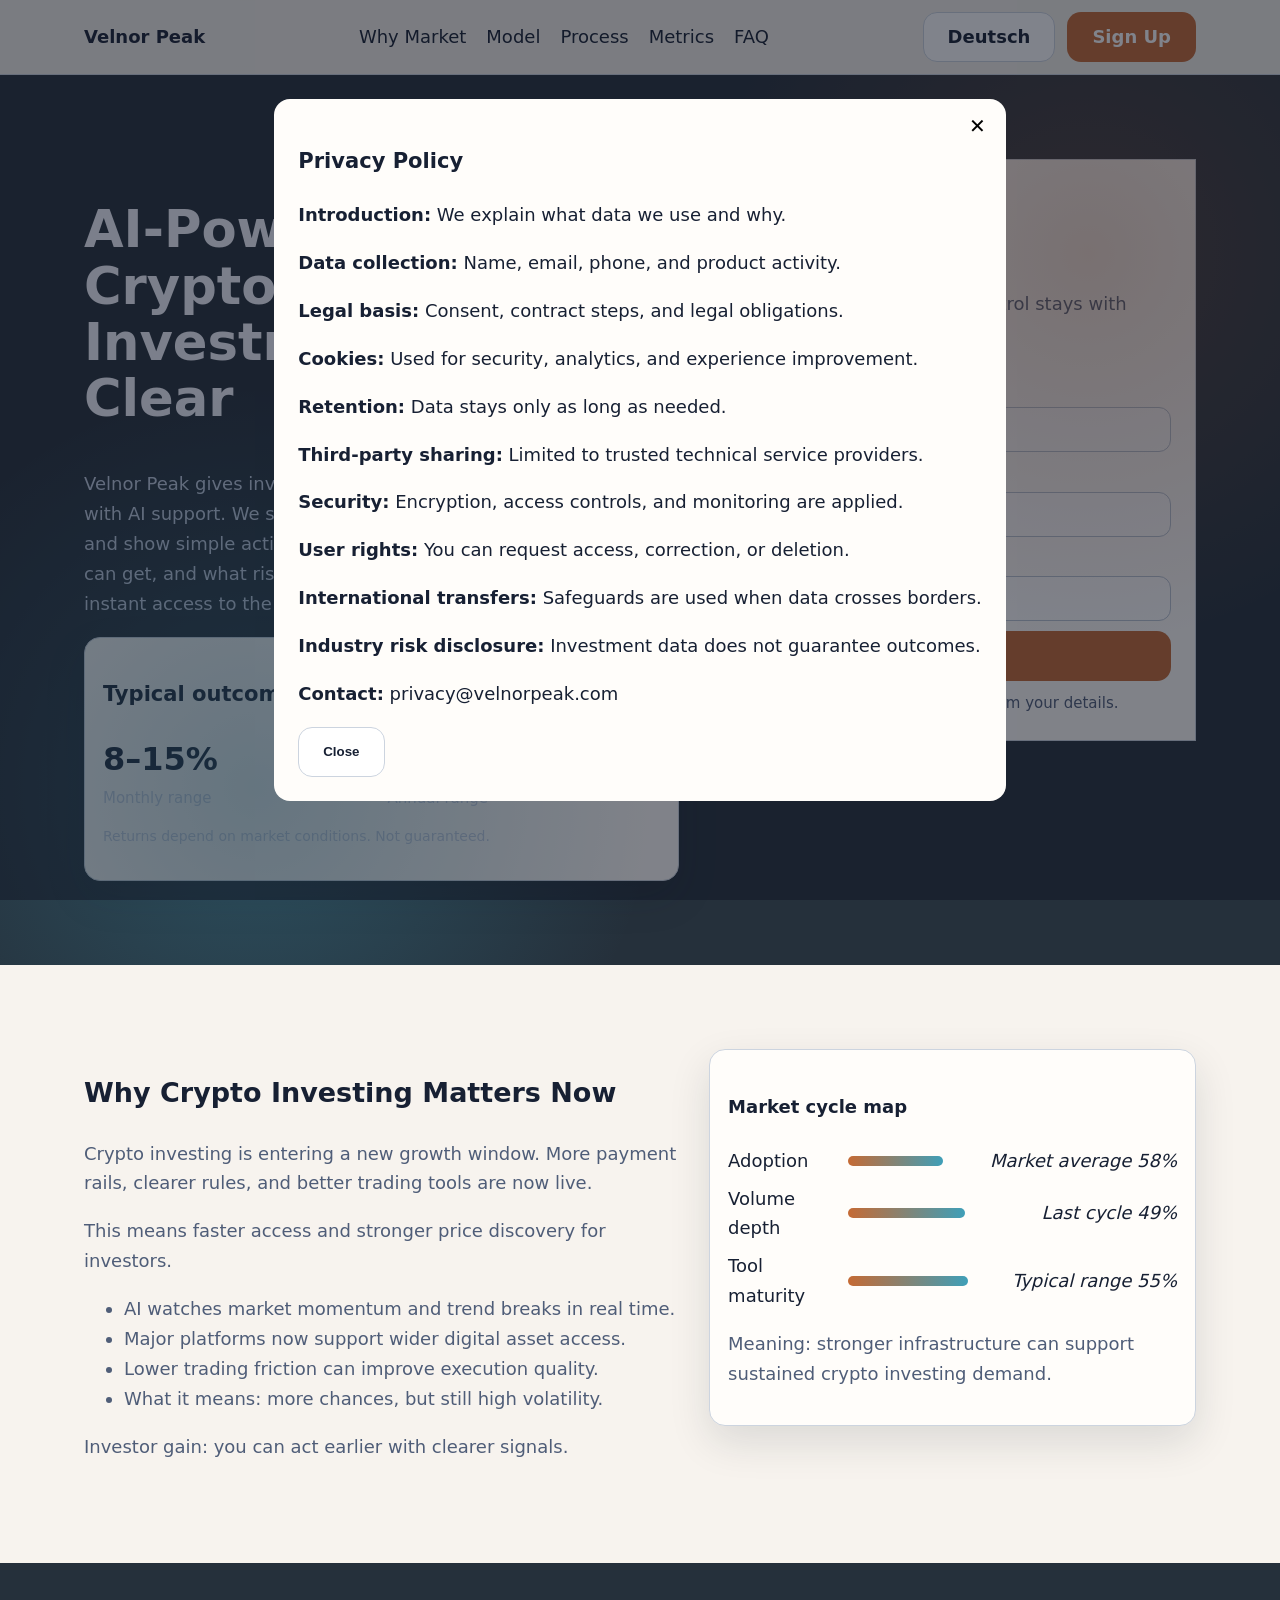
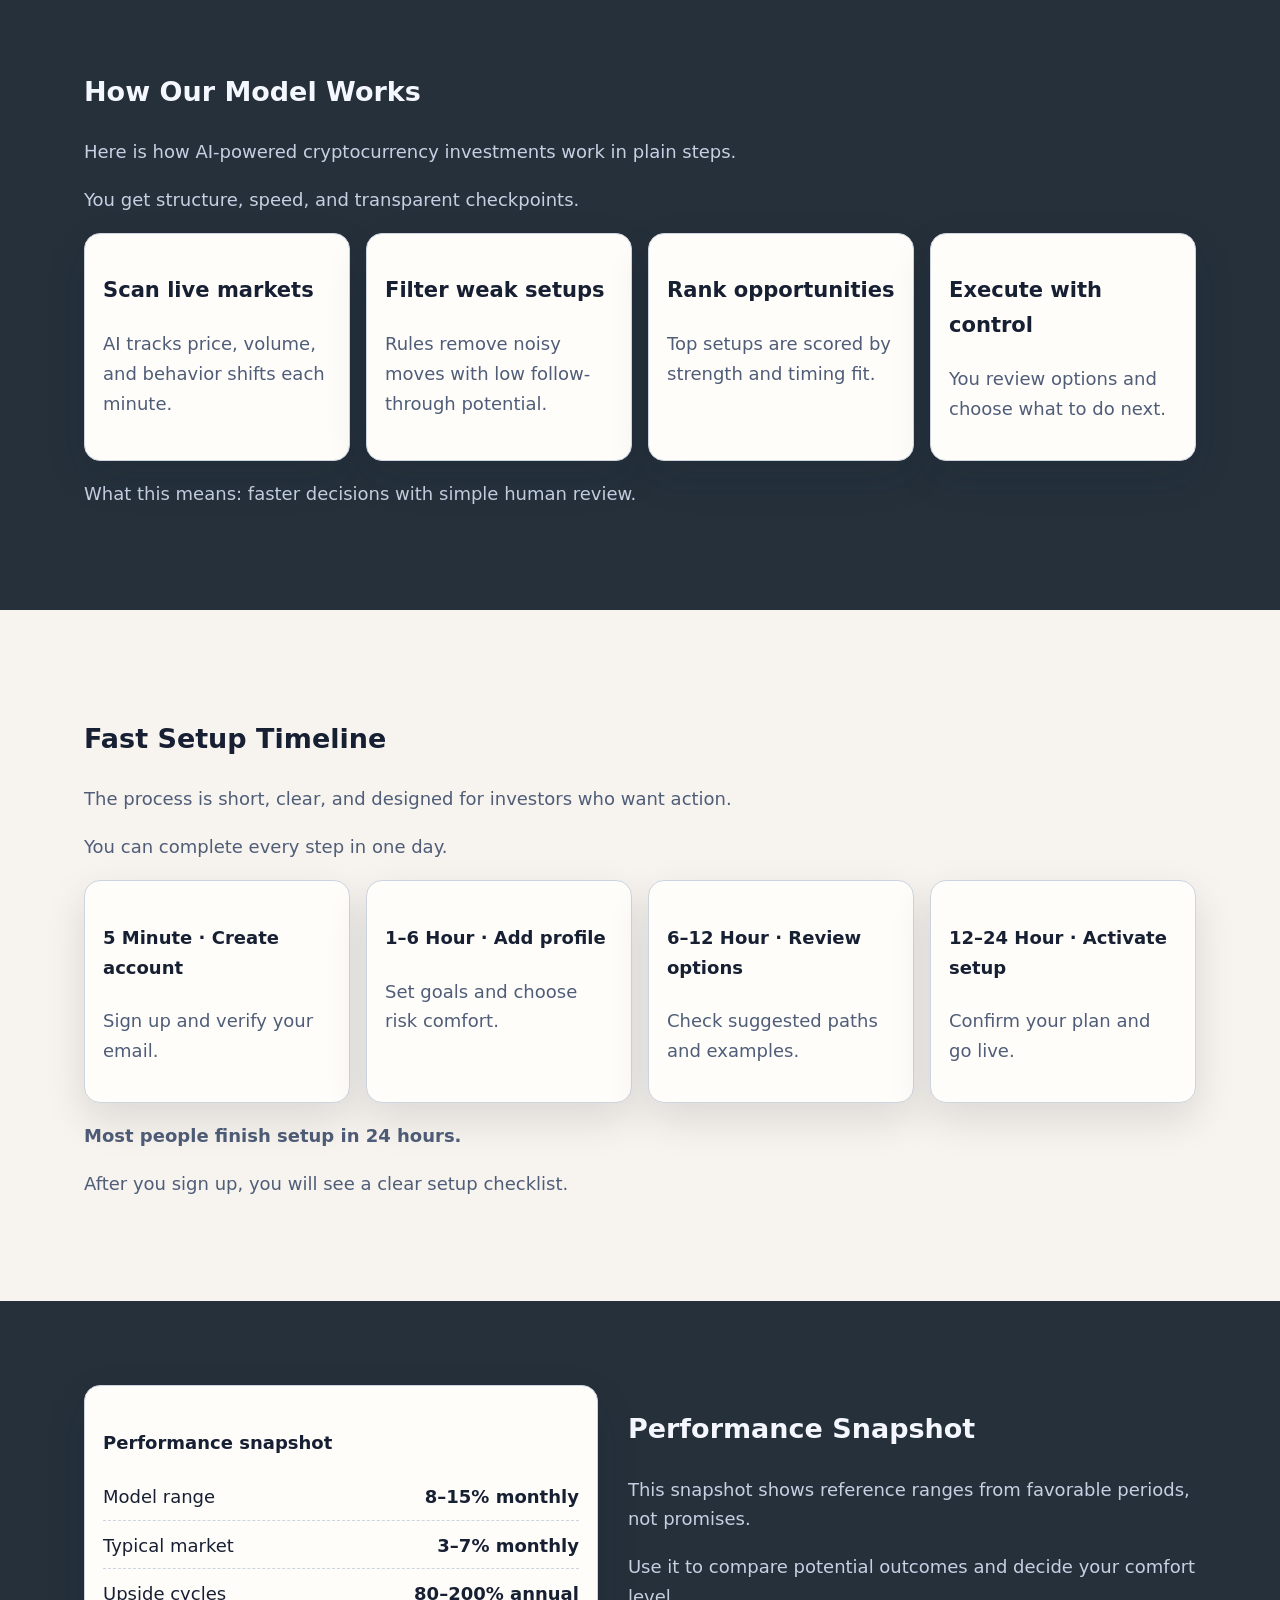
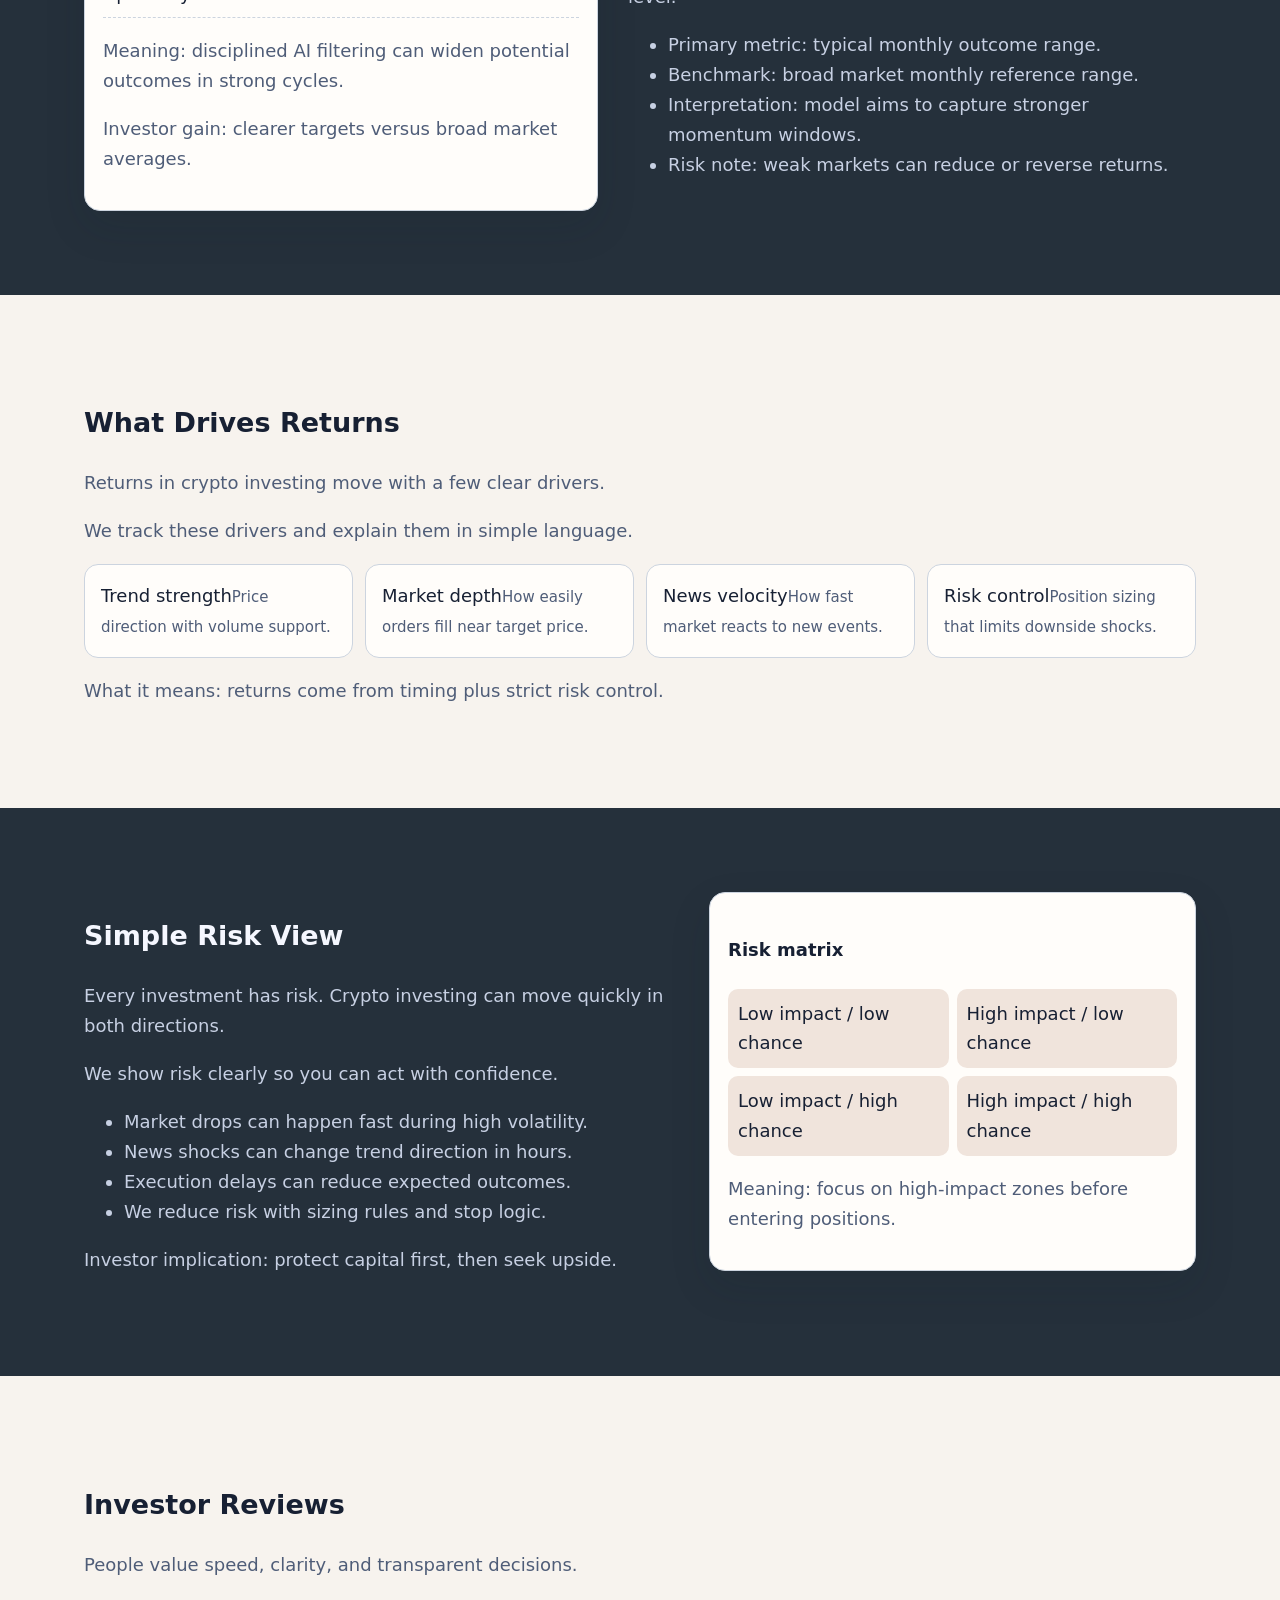
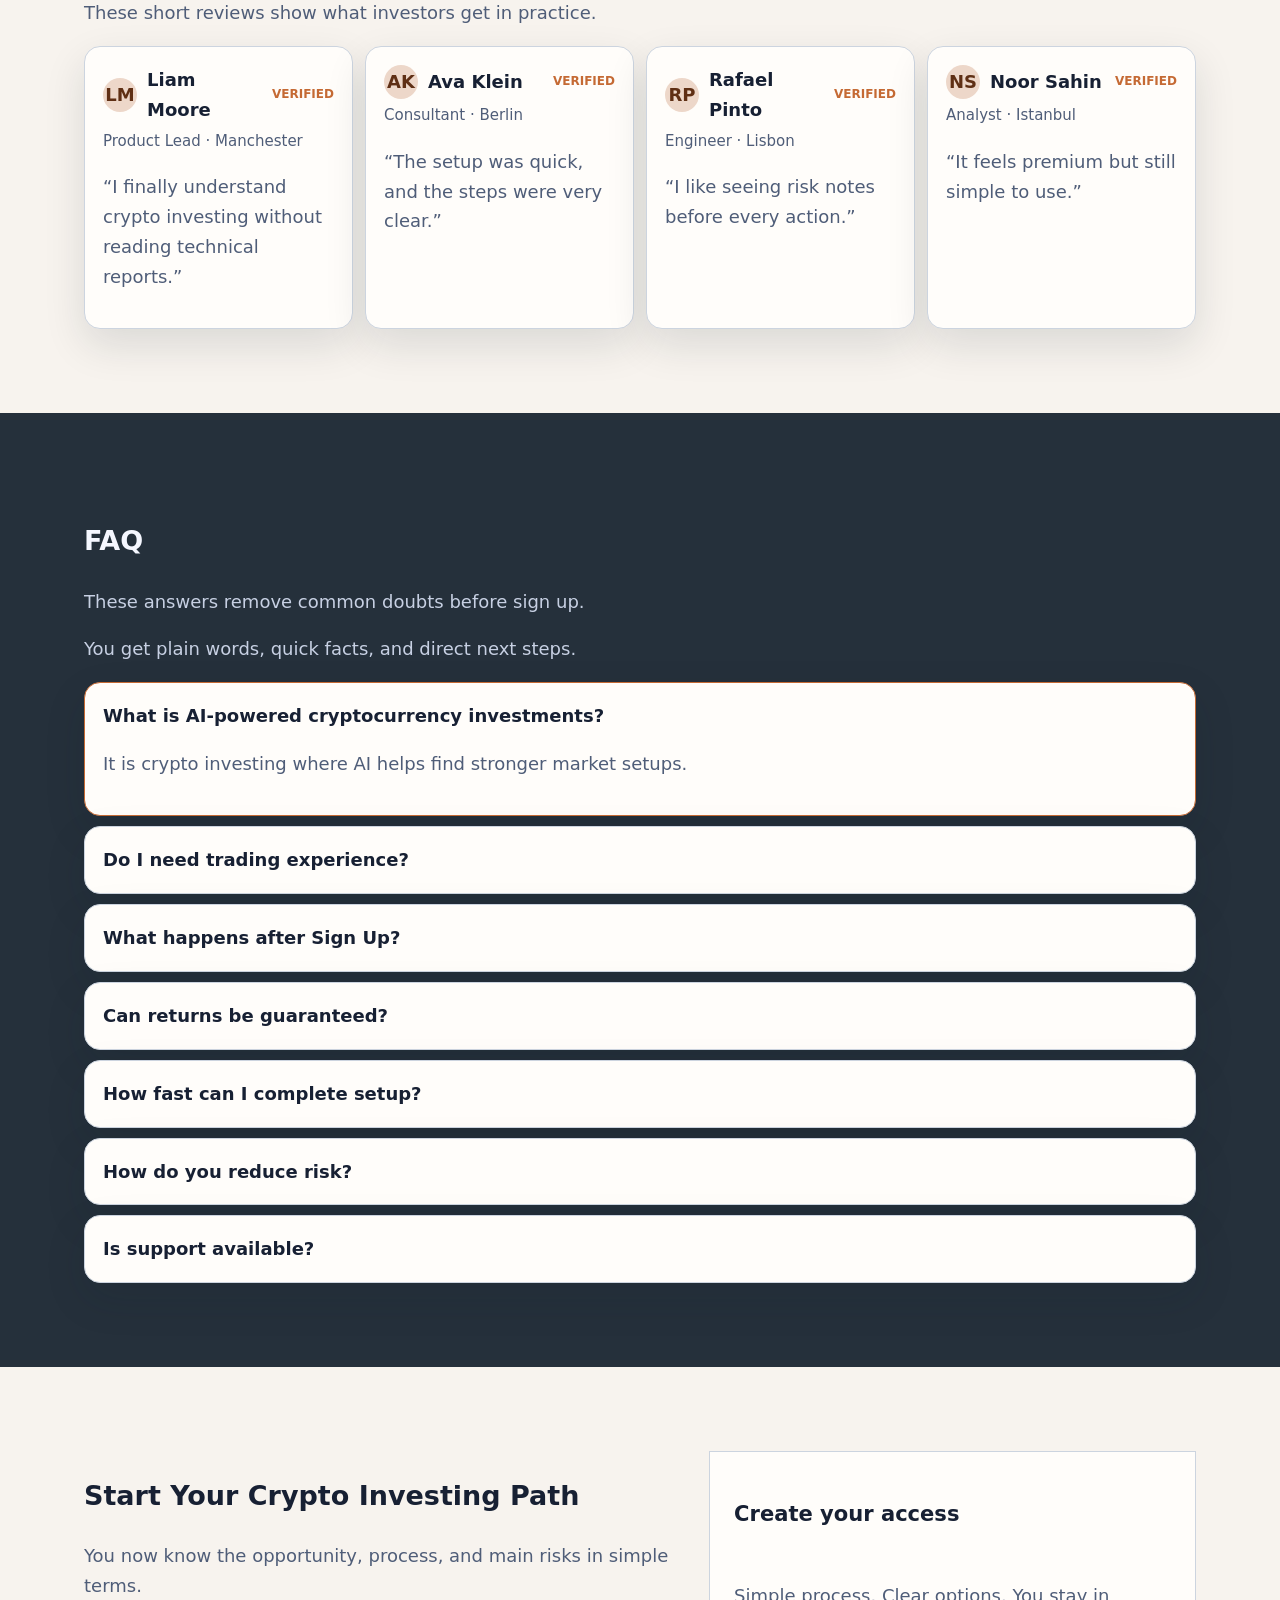
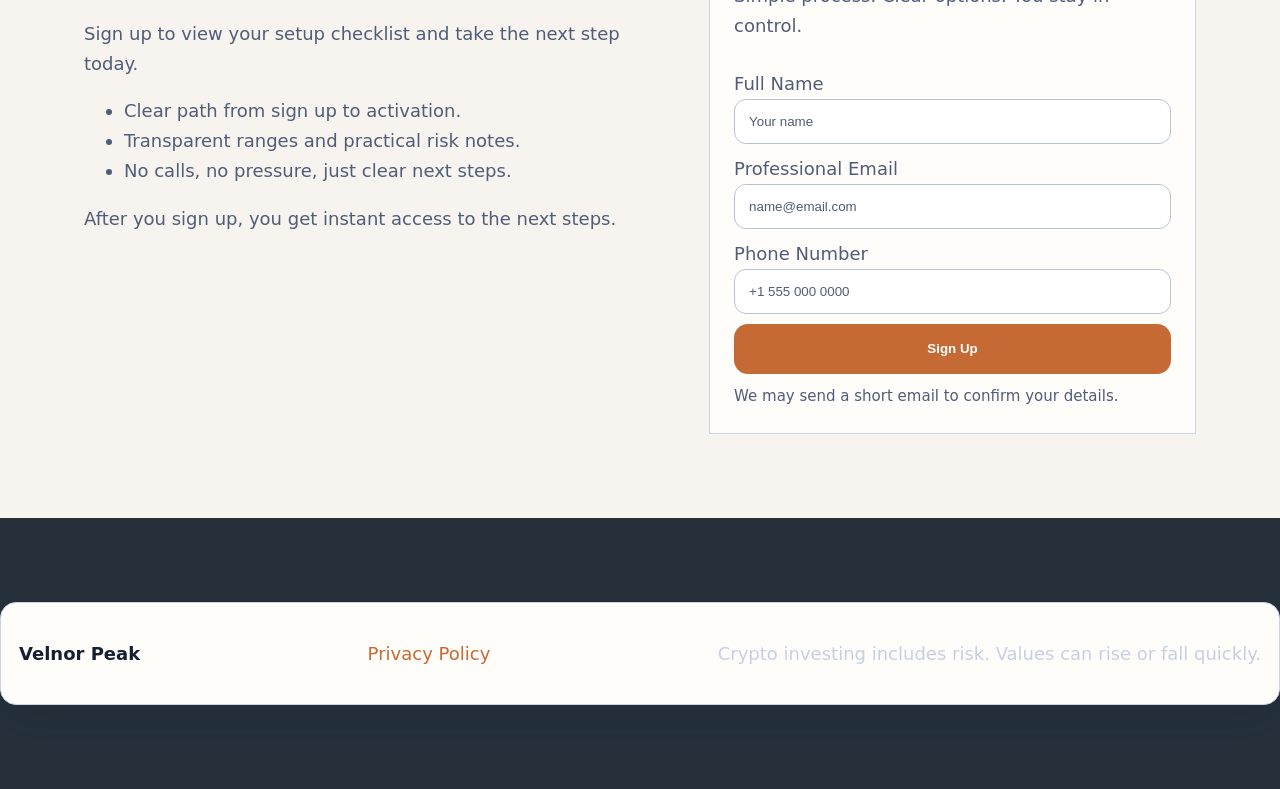
<file: de/index.html>
<!-- DESIGN SEED: 4821 -->
<!doctype html>
<html lang="en">
<head>
  <meta charset="UTF-8" />
  <meta name="viewport" content="width=device-width, initial-scale=1.0" />
  <title>Velnor Peak | AI-Powered Cryptocurrency Investments - Deutsch</title>
  <meta name="description" content="Velnor Peak helps investors use AI-powered cryptocurrency investments with clear steps, risks, and transparent outcomes. Page: Deutsch." />
  <link rel="canonical" href="https://velnorpeak.com/de/index.html" />
  <meta property="og:title" content="Velnor Peak | AI-Powered Cryptocurrency Investments - Deutsch" />
  <meta property="og:description" content="Velnor Peak helps investors use AI-powered cryptocurrency investments with clear steps, risks, and transparent outcomes. Page: Deutsch." />
  <meta property="og:type" content="website" />
  <meta property="og:url" content="https://velnorpeak.com/de/index.html" />
  <meta name="twitter:card" content="summary_large_image" />
  <meta name="twitter:title" content="Velnor Peak | AI-Powered Cryptocurrency Investments - Deutsch" />
  <meta name="twitter:description" content="Velnor Peak helps investors use AI-powered cryptocurrency investments with clear steps, risks, and transparent outcomes. Page: Deutsch." />
  <link rel="alternate" hreflang="en" href="https://velnorpeak.com/index.html" />
  <link rel="alternate" hreflang="de" href="https://velnorpeak.com/de/index.html" />
  <link rel="alternate" hreflang="fr" href="https://velnorpeak.com/fr/index.html" />
  <link rel="alternate" hreflang="es" href="https://velnorpeak.com/es/index.html" />
  <link rel="alternate" hreflang="it" href="https://velnorpeak.com/it/index.html" />
  <link rel="alternate" hreflang="tr" href="https://velnorpeak.com/tr/index.html" />
  <link rel="alternate" hreflang="pt" href="https://velnorpeak.com/pt/index.html" />
  <link rel="alternate" hreflang="ja" href="https://velnorpeak.com/jp/index.html" />
  <link rel="alternate" hreflang="sk" href="https://velnorpeak.com/sk/index.html" />
  <link rel="alternate" hreflang="nl-BE" href="https://velnorpeak.com/be/index.html" />
  <link rel="alternate" hreflang="x-default" href="https://velnorpeak.com/index.html" />
  <link rel="stylesheet" href="../assets/style.css" />
  <script defer src="../assets/app.js"></script>
</head>
<body>
<header class="site-header" id="top">
  <div class="container header-bar">
    <a class="brand" href="../index.html">Velnor Peak</a>
    <nav class="main-nav" aria-label="Primary">
      <a href="#market">Why Market</a><a href="#model">Model</a><a href="#process">Process</a><a href="#metrics">Metrics</a><a href="#faq">FAQ</a>
    </nav>
    <div class="header-actions">
      <div class="lang-wrap" data-dropdown>
        <button class="lang-btn" type="button" aria-expanded="false" aria-controls="lang-menu">Deutsch</button>
        <div id="lang-menu" class="lang-menu" role="menu"><a href="../index.html"><svg viewBox="0 0 24 16" aria-hidden="true"><rect width="24" height="16" fill="#012169"/><path d="M0 0l24 16M24 0L0 16" stroke="#fff" stroke-width="3"/><path d="M0 0l24 16M24 0L0 16" stroke="#C8102E" stroke-width="1.5"/><rect x="10" width="4" height="16" fill="#fff"/><rect y="6" width="24" height="4" fill="#fff"/><rect x="11" width="2" height="16" fill="#C8102E"/><rect y="7" width="24" height="2" fill="#C8102E"/></svg>English</a>
<a href="../de/index.html"><svg viewBox="0 0 24 16" aria-hidden="true"><rect width="24" height="16" fill="#000"/><rect y="5.33" width="24" height="5.33" fill="#DD0000"/><rect y="10.66" width="24" height="5.34" fill="#FFCE00"/></svg>Deutsch</a>
<a href="../fr/index.html"><svg viewBox="0 0 24 16" aria-hidden="true"><rect width="8" height="16" fill="#0055A4"/><rect x="8" width="8" height="16" fill="#fff"/><rect x="16" width="8" height="16" fill="#EF4135"/></svg>Français</a>
<a href="../es/index.html"><svg viewBox="0 0 24 16" aria-hidden="true"><rect width="24" height="16" fill="#AA151B"/><rect y="4" width="24" height="8" fill="#F1BF00"/></svg>Español</a>
<a href="../it/index.html"><svg viewBox="0 0 24 16" aria-hidden="true"><rect width="8" height="16" fill="#009246"/><rect x="8" width="8" height="16" fill="#fff"/><rect x="16" width="8" height="16" fill="#CE2B37"/></svg>Italiano</a>
<a href="../tr/index.html"><svg viewBox="0 0 24 16" aria-hidden="true"><rect width="24" height="16" fill="#E30A17"/><circle cx="10" cy="8" r="4" fill="#fff"/><circle cx="11" cy="8" r="3.2" fill="#E30A17"/><polygon points="14,8 17,6.8 17,9.2" fill="#fff"/></svg>Türkçe</a>
<a href="../pt/index.html"><svg viewBox="0 0 24 16" aria-hidden="true"><rect width="10" height="16" fill="#006600"/><rect x="10" width="14" height="16" fill="#FF0000"/></svg>Português</a>
<a href="../jp/index.html"><svg viewBox="0 0 24 16" aria-hidden="true"><rect width="24" height="16" fill="#fff" stroke="#ddd"/><circle cx="12" cy="8" r="4" fill="#BC002D"/></svg>日本語</a>
<a href="../sk/index.html"><svg viewBox="0 0 24 16" aria-hidden="true"><rect width="24" height="16" fill="#fff"/><rect y="5.33" width="24" height="5.33" fill="#0B4EA2"/><rect y="10.66" width="24" height="5.34" fill="#EE1C25"/></svg>Slovak</a>
<a href="../be/index.html"><svg viewBox="0 0 24 16" aria-hidden="true"><rect width="8" height="16" fill="#000"/><rect x="8" width="8" height="16" fill="#FFD90C"/><rect x="16" width="8" height="16" fill="#EF3340"/></svg>Nederlands (BE)</a></div>
      </div>
      <a href="#final-cta" class="btn btn-primary">Sign Up</a>
      <button class="burger" type="button" aria-label="Open menu" aria-expanded="false">☰</button>
    </div>
  </div>
  <aside class="mobile-drawer" aria-hidden="true">
    <button class="drawer-close" type="button" aria-label="Close menu">✕</button>
    <nav aria-label="Mobile">
      <a href="#market">Why Market</a><a href="#model">Model</a><a href="#process">Process</a><a href="#metrics">Metrics</a><a href="#faq">FAQ</a>
    </nav>
    <div class="lang-wrap" data-dropdown>
      <button class="lang-btn" type="button" aria-expanded="false" aria-controls="lang-menu-mobile">Deutsch</button>
      <div id="lang-menu-mobile" class="lang-menu" role="menu"><a href="../index.html"><svg viewBox="0 0 24 16" aria-hidden="true"><rect width="24" height="16" fill="#012169"/><path d="M0 0l24 16M24 0L0 16" stroke="#fff" stroke-width="3"/><path d="M0 0l24 16M24 0L0 16" stroke="#C8102E" stroke-width="1.5"/><rect x="10" width="4" height="16" fill="#fff"/><rect y="6" width="24" height="4" fill="#fff"/><rect x="11" width="2" height="16" fill="#C8102E"/><rect y="7" width="24" height="2" fill="#C8102E"/></svg>English</a>
<a href="../de/index.html"><svg viewBox="0 0 24 16" aria-hidden="true"><rect width="24" height="16" fill="#000"/><rect y="5.33" width="24" height="5.33" fill="#DD0000"/><rect y="10.66" width="24" height="5.34" fill="#FFCE00"/></svg>Deutsch</a>
<a href="../fr/index.html"><svg viewBox="0 0 24 16" aria-hidden="true"><rect width="8" height="16" fill="#0055A4"/><rect x="8" width="8" height="16" fill="#fff"/><rect x="16" width="8" height="16" fill="#EF4135"/></svg>Français</a>
<a href="../es/index.html"><svg viewBox="0 0 24 16" aria-hidden="true"><rect width="24" height="16" fill="#AA151B"/><rect y="4" width="24" height="8" fill="#F1BF00"/></svg>Español</a>
<a href="../it/index.html"><svg viewBox="0 0 24 16" aria-hidden="true"><rect width="8" height="16" fill="#009246"/><rect x="8" width="8" height="16" fill="#fff"/><rect x="16" width="8" height="16" fill="#CE2B37"/></svg>Italiano</a>
<a href="../tr/index.html"><svg viewBox="0 0 24 16" aria-hidden="true"><rect width="24" height="16" fill="#E30A17"/><circle cx="10" cy="8" r="4" fill="#fff"/><circle cx="11" cy="8" r="3.2" fill="#E30A17"/><polygon points="14,8 17,6.8 17,9.2" fill="#fff"/></svg>Türkçe</a>
<a href="../pt/index.html"><svg viewBox="0 0 24 16" aria-hidden="true"><rect width="10" height="16" fill="#006600"/><rect x="10" width="14" height="16" fill="#FF0000"/></svg>Português</a>
<a href="../jp/index.html"><svg viewBox="0 0 24 16" aria-hidden="true"><rect width="24" height="16" fill="#fff" stroke="#ddd"/><circle cx="12" cy="8" r="4" fill="#BC002D"/></svg>日本語</a>
<a href="../sk/index.html"><svg viewBox="0 0 24 16" aria-hidden="true"><rect width="24" height="16" fill="#fff"/><rect y="5.33" width="24" height="5.33" fill="#0B4EA2"/><rect y="10.66" width="24" height="5.34" fill="#EE1C25"/></svg>Slovak</a>
<a href="../be/index.html"><svg viewBox="0 0 24 16" aria-hidden="true"><rect width="8" height="16" fill="#000"/><rect x="8" width="8" height="16" fill="#FFD90C"/><rect x="16" width="8" height="16" fill="#EF3340"/></svg>Nederlands (BE)</a></div>
    </div>
    <a href="#final-cta" class="btn btn-primary">Sign Up</a>
  </aside>
</header>
<main>
<section class="section dark hero" id="hero"><div class="glow"></div><div class="container hero-grid"><div>
<h1>AI-Powered Cryptocurrency Investments Made Clear</h1>
<p>Velnor Peak gives investors a clear way to use crypto investing with AI support. We scan fast market shifts, filter weak setups, and show simple actions. You see what matters now, what you can get, and what risks to watch. After you sign up, you get instant access to the next steps.</p>
<div class="hero-panel performance"><h3>Typical outcome range</h3><div class="perf-split"><div><strong>8–15%</strong><small>Monthly range</small></div><div><strong>80–200%</strong><small>Annual range</small></div></div><p class="micro">Returns depend on market conditions. Not guaranteed.</p></div>
</div>
<form class="form-card" aria-label="Hero sign up form"><h3 class="form-title">Start in minutes</h3><p class="form-sub">Clear setup. No calls. Full control stays with you.</p><label>Full Name<input type="text" placeholder="Your name" required></label><label>Professional Email<input type="email" placeholder="name@email.com" required></label><label>Phone Number<input type="tel" placeholder="+1 555 000 0000" required></label><button class="btn btn-primary" type="submit">Sign Up</button><small>We may send a short email to confirm your details.</small></form>
</div></section>
<section class="section light" id="market"><div class="container split"><div><h2>Why Crypto Investing Matters Now</h2><p>Crypto investing is entering a new growth window. More payment rails, clearer rules, and better trading tools are now live.</p><p>This means faster access and stronger price discovery for investors.</p><ul><li>AI watches market momentum and trend breaks in real time.</li><li>Major platforms now support wider digital asset access.</li><li>Lower trading friction can improve execution quality.</li><li>What it means: more chances, but still high volatility.</li></ul><p class="meaning">Investor gain: you can act earlier with clearer signals.</p></div><div class="visual-card"><h4>Market cycle map</h4><div class="alloc-bars"><div><span>Adoption</span><b style="width:72%"></b><em>Market average 58%</em></div><div><span>Volume depth</span><b style="width:64%"></b><em>Last cycle 49%</em></div><div><span>Tool maturity</span><b style="width:78%"></b><em>Typical range 55%</em></div></div><p>Meaning: stronger infrastructure can support sustained crypto investing demand.</p></div></div></section>
<section class="section dark" id="model"><div class="container"><h2>How Our Model Works</h2><p>Here is how AI-powered cryptocurrency investments work in plain steps.</p><p>You get structure, speed, and transparent checkpoints.</p><div class="grid-4"><article class="card"><h3>Scan live markets</h3><p>AI tracks price, volume, and behavior shifts each minute.</p></article><article class="card"><h3>Filter weak setups</h3><p>Rules remove noisy moves with low follow-through potential.</p></article><article class="card"><h3>Rank opportunities</h3><p>Top setups are scored by strength and timing fit.</p></article><article class="card"><h3>Execute with control</h3><p>You review options and choose what to do next.</p></article></div><p class="meaning">What this means: faster decisions with simple human review.</p></div></section>
<section class="section light" id="process"><div class="container"><h2>Fast Setup Timeline</h2><p>The process is short, clear, and designed for investors who want action.</p><p>You can complete every step in one day.</p><div class="grid-4 process-grid"><article class="process-card"><h4>5 Minute · Create account</h4><p>Sign up and verify your email.</p></article><article class="process-card"><h4>1–6 Hour · Add profile</h4><p>Set goals and choose risk comfort.</p></article><article class="process-card"><h4>6–12 Hour · Review options</h4><p>Check suggested paths and examples.</p></article><article class="process-card"><h4>12–24 Hour · Activate setup</h4><p>Confirm your plan and go live.</p></article></div><p><strong>Most people finish setup in 24 hours.</strong></p><p>After you sign up, you will see a clear setup checklist.</p></div></section>
<section class="section dark" id="metrics"><div class="container split rev"><div class="visual-card"><h4>Performance snapshot</h4><div class="compare"><div><span>Model range</span><b>8–15% monthly</b></div><div><span>Typical market</span><b>3–7% monthly</b></div><div><span>Upside cycles</span><b>80–200% annual</b></div></div><p>Meaning: disciplined AI filtering can widen potential outcomes in strong cycles.</p><p class="gain">Investor gain: clearer targets versus broad market averages.</p></div><div><h2>Performance Snapshot</h2><p>This snapshot shows reference ranges from favorable periods, not promises.</p><p>Use it to compare potential outcomes and decide your comfort level.</p><ul><li>Primary metric: typical monthly outcome range.</li><li>Benchmark: broad market monthly reference range.</li><li>Interpretation: model aims to capture stronger momentum windows.</li><li>Risk note: weak markets can reduce or reverse returns.</li></ul></div></div></section>
<section class="section light" id="insights"><div class="container"><h2>What Drives Returns</h2><p>Returns in crypto investing move with a few clear drivers.</p><p>We track these drivers and explain them in simple language.</p><div class="insight-diagram"><div class="node">Trend strength<small>Price direction with volume support.</small></div><div class="node">Market depth<small>How easily orders fill near target price.</small></div><div class="node">News velocity<small>How fast market reacts to new events.</small></div><div class="node">Risk control<small>Position sizing that limits downside shocks.</small></div></div><p class="meaning">What it means: returns come from timing plus strict risk control.</p></div></section>
<section class="section dark" id="risk"><div class="container split"><div><h2>Simple Risk View</h2><p>Every investment has risk. Crypto investing can move quickly in both directions.</p><p>We show risk clearly so you can act with confidence.</p><ul><li>Market drops can happen fast during high volatility.</li><li>News shocks can change trend direction in hours.</li><li>Execution delays can reduce expected outcomes.</li><li>We reduce risk with sizing rules and stop logic.</li></ul><p class="meaning">Investor implication: protect capital first, then seek upside.</p></div><div class="visual-card"><h4>Risk matrix</h4><div class="matrix"><span>Low impact / low chance</span><span>High impact / low chance</span><span>Low impact / high chance</span><span>High impact / high chance</span></div><p>Meaning: focus on high-impact zones before entering positions.</p></div></div></section>
<section class="section light" id="reviews"><div class="container"><h2>Investor Reviews</h2><p>People value speed, clarity, and transparent decisions.</p><p>These short reviews show what investors get in practice.</p><div class="reviews-grid">
<article class="review-card"><div class="review-head"><span class="avatar">LM</span><h4>Liam Moore</h4><strong>VERIFIED</strong></div><small>Product Lead · Manchester</small><p>“I finally understand crypto investing without reading technical reports.”</p></article>
<article class="review-card"><div class="review-head"><span class="avatar">AK</span><h4>Ava Klein</h4><strong>VERIFIED</strong></div><small>Consultant · Berlin</small><p>“The setup was quick, and the steps were very clear.”</p></article>
<article class="review-card"><div class="review-head"><span class="avatar">RP</span><h4>Rafael Pinto</h4><strong>VERIFIED</strong></div><small>Engineer · Lisbon</small><p>“I like seeing risk notes before every action.”</p></article>
<article class="review-card"><div class="review-head"><span class="avatar">NS</span><h4>Noor Sahin</h4><strong>VERIFIED</strong></div><small>Analyst · Istanbul</small><p>“It feels premium but still simple to use.”</p></article>
</div></div></section>
<section class="section dark" id="faq"><div class="container"><h2>FAQ</h2><p>These answers remove common doubts before sign up.</p><p>You get plain words, quick facts, and direct next steps.</p><div class="faq-list">
<details class="faq-item" open><summary>What is AI-powered cryptocurrency investments?</summary><p>It is crypto investing where AI helps find stronger market setups.</p></details>
<details class="faq-item"><summary>Do I need trading experience?</summary><p>No. The flow explains each step in simple language.</p></details>
<details class="faq-item"><summary>What happens after Sign Up?</summary><p>After you sign up, you can review the options and choose what to do next.</p></details>
<details class="faq-item"><summary>Can returns be guaranteed?</summary><p>No. Returns depend on market conditions and can vary widely.</p></details>
<details class="faq-item"><summary>How fast can I complete setup?</summary><p>Most investors finish setup in less than 24 hours.</p></details>
<details class="faq-item"><summary>How do you reduce risk?</summary><p>We use position sizing and stop logic to limit downside.</p></details>
<details class="faq-item"><summary>Is support available?</summary><p>You can use in-product guidance and email confirmation support.</p></details>
</div></div></section>
<section class="section light" id="final-cta"><div class="container split"><div><h2>Start Your Crypto Investing Path</h2><p>You now know the opportunity, process, and main risks in simple terms.</p><p>Sign up to view your setup checklist and take the next step today.</p><ul><li>Clear path from sign up to activation.</li><li>Transparent ranges and practical risk notes.</li><li>No calls, no pressure, just clear next steps.</li></ul><p class="meaning">After you sign up, you get instant access to the next steps.</p></div>
<form class="form-card" aria-label="Final sign up form"><h3 class="form-title">Create your access</h3><p class="form-sub">Simple process. Clear options. You stay in control.</p><label>Full Name<input type="text" placeholder="Your name" required></label><label>Professional Email<input type="email" placeholder="name@email.com" required></label><label>Phone Number<input type="tel" placeholder="+1 555 000 0000" required></label><button class="btn btn-primary" type="submit">Sign Up</button><small>We may send a short email to confirm your details.</small></form>
</div></section>
</main>
<footer class="section dark"><div class="container footer-panel"><strong>Velnor Peak</strong><a href="#" data-open-privacy>Privacy Policy</a><p>Crypto investing includes risk. Values can rise or fall quickly.</p></div></footer>
<div class="privacy-modal" role="dialog" aria-modal="true" aria-labelledby="privacy-title" hidden>
  <div class="privacy-content"><button class="modal-x" aria-label="Close privacy">✕</button><h3 id="privacy-title">Privacy Policy</h3>
  <p><strong>Introduction:</strong> We explain what data we use and why.</p>
  <p><strong>Data collection:</strong> Name, email, phone, and product activity.</p>
  <p><strong>Legal basis:</strong> Consent, contract steps, and legal obligations.</p>
  <p><strong>Cookies:</strong> Used for security, analytics, and experience improvement.</p>
  <p><strong>Retention:</strong> Data stays only as long as needed.</p>
  <p><strong>Third-party sharing:</strong> Limited to trusted technical service providers.</p>
  <p><strong>Security:</strong> Encryption, access controls, and monitoring are applied.</p>
  <p><strong>User rights:</strong> You can request access, correction, or deletion.</p>
  <p><strong>International transfers:</strong> Safeguards are used when data crosses borders.</p>
  <p><strong>Industry risk disclosure:</strong> Investment data does not guarantee outcomes.</p>
  <p><strong>Contact:</strong> privacy@velnorpeak.com</p>
  <div class="modal-footer"><button class="btn" data-close-privacy>Close</button></div>
  </div>
</div>
<script type="application/ld+json">{"@context":"https://schema.org","@graph":[{"@type":"Organization","name":"Velnor Peak","url":"https://velnorpeak.com/"},{"@type":"WebSite","name":"Velnor Peak","url":"https://velnorpeak.com/"},{"@type":"FAQPage","mainEntity":[{"@type":"Question","name":"What is AI-powered cryptocurrency investments?","acceptedAnswer":{"@type":"Answer","text":"It is crypto investing where AI helps find stronger market setups."}},{"@type":"Question","name":"Can returns be guaranteed?","acceptedAnswer":{"@type":"Answer","text":"No. Returns depend on market conditions and can vary widely."}}]},{"@type":"Review","author":{"@type":"Person","name":"Liam Moore"},"reviewBody":"I finally understand crypto investing without reading technical reports.","reviewRating":{"@type":"Rating","ratingValue":"5"}}]}</script>
</body></html>
</file>
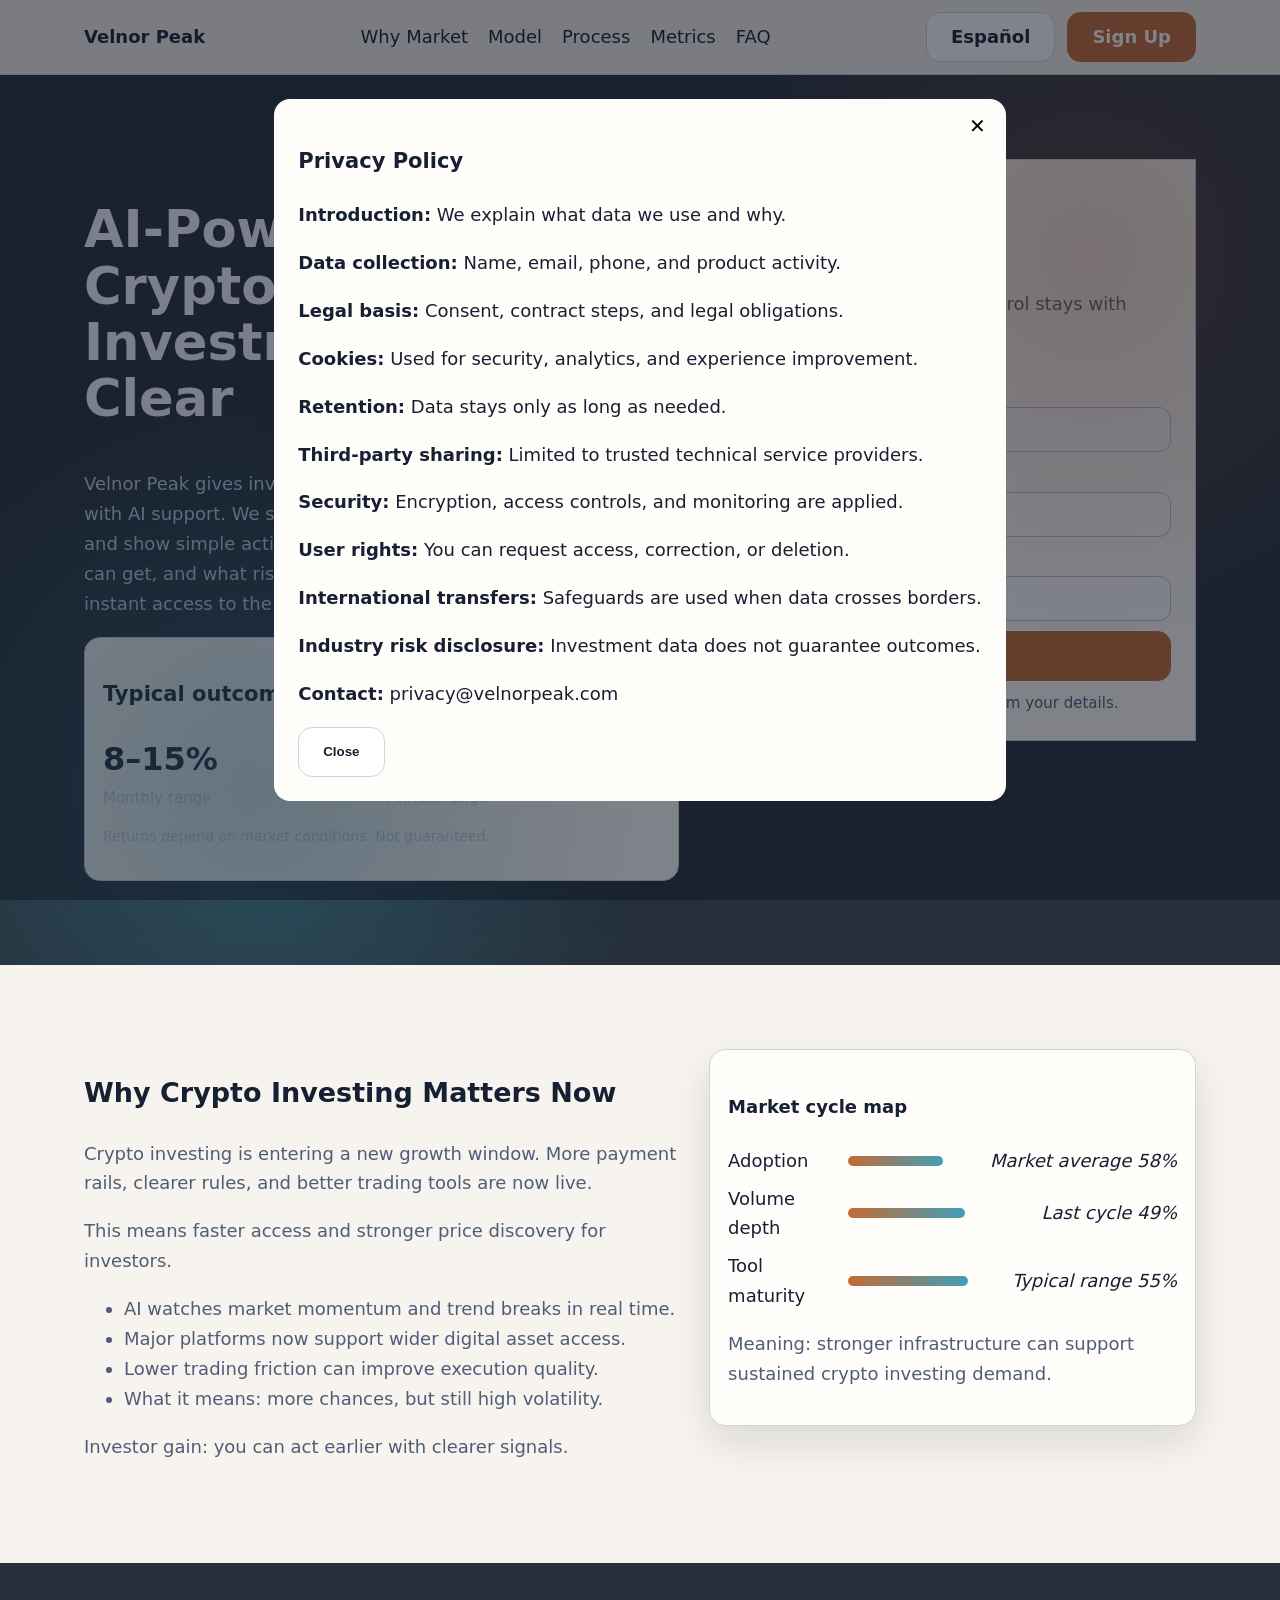
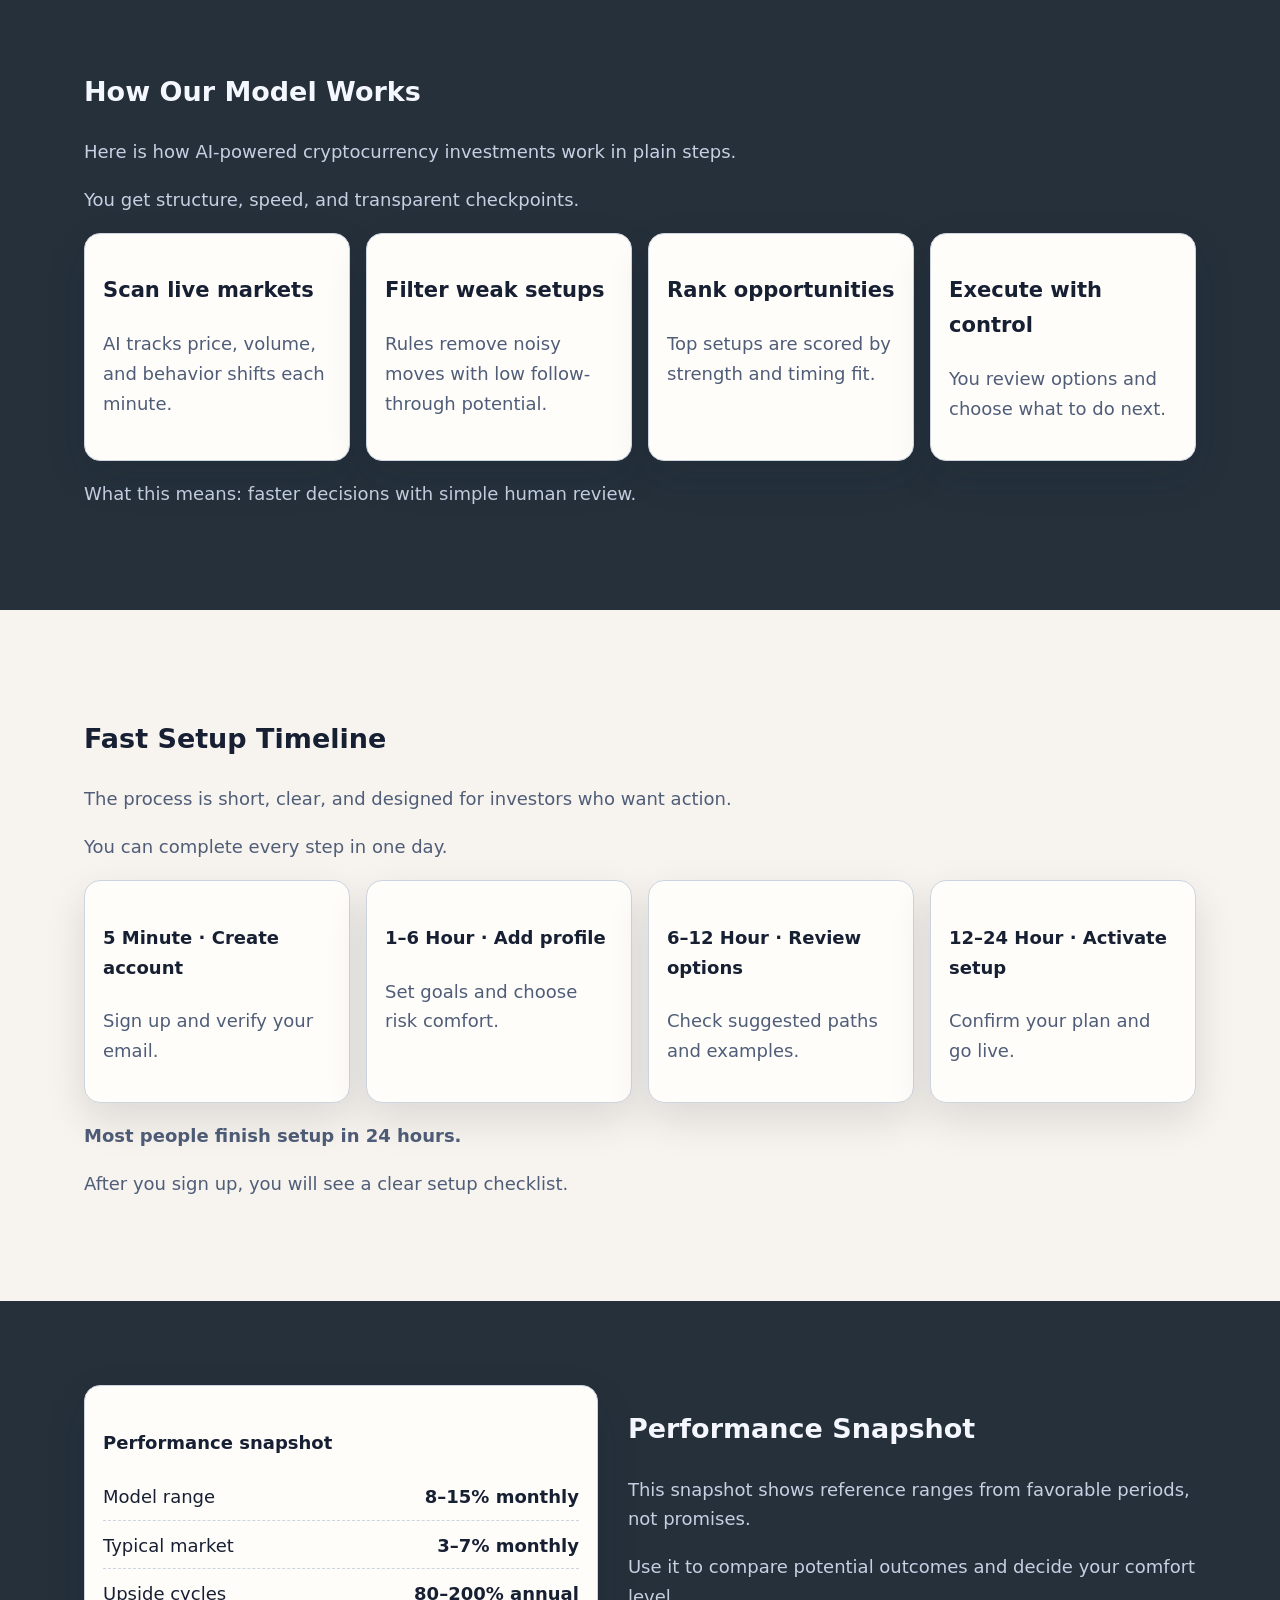
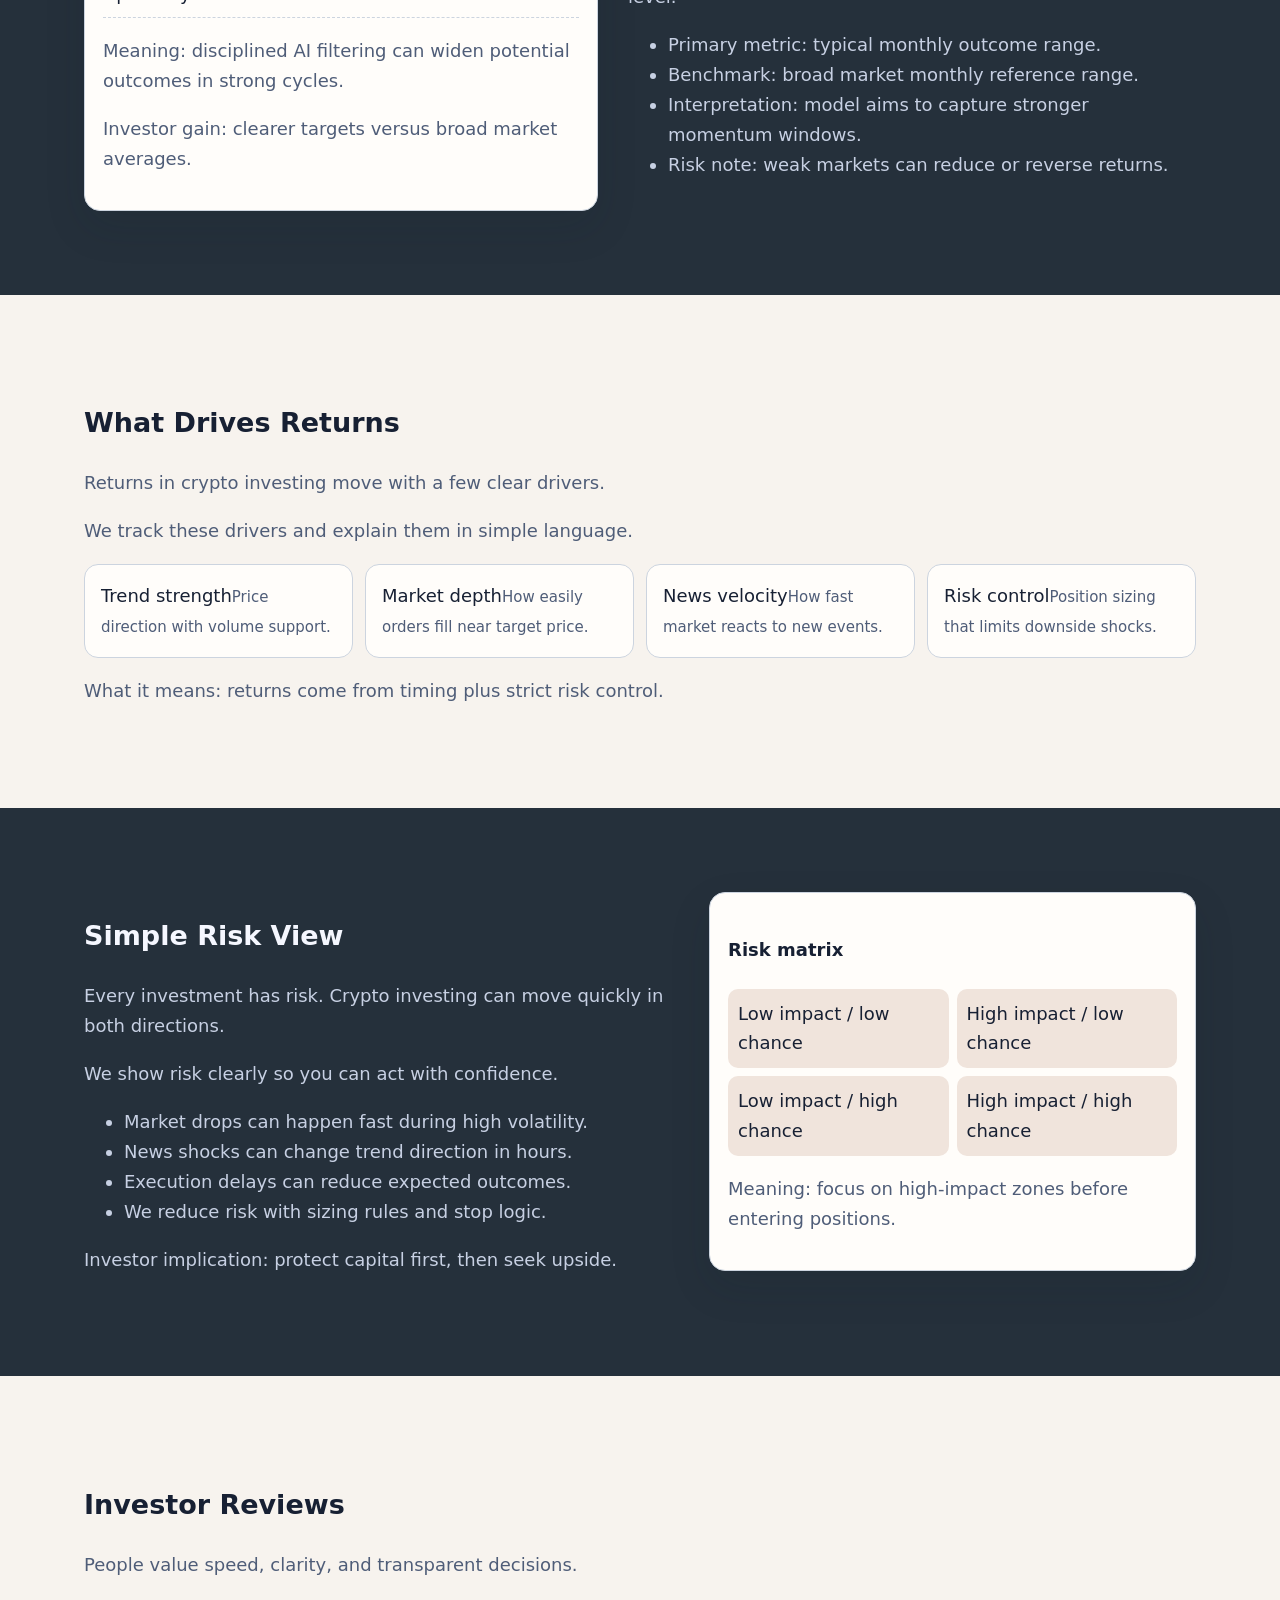
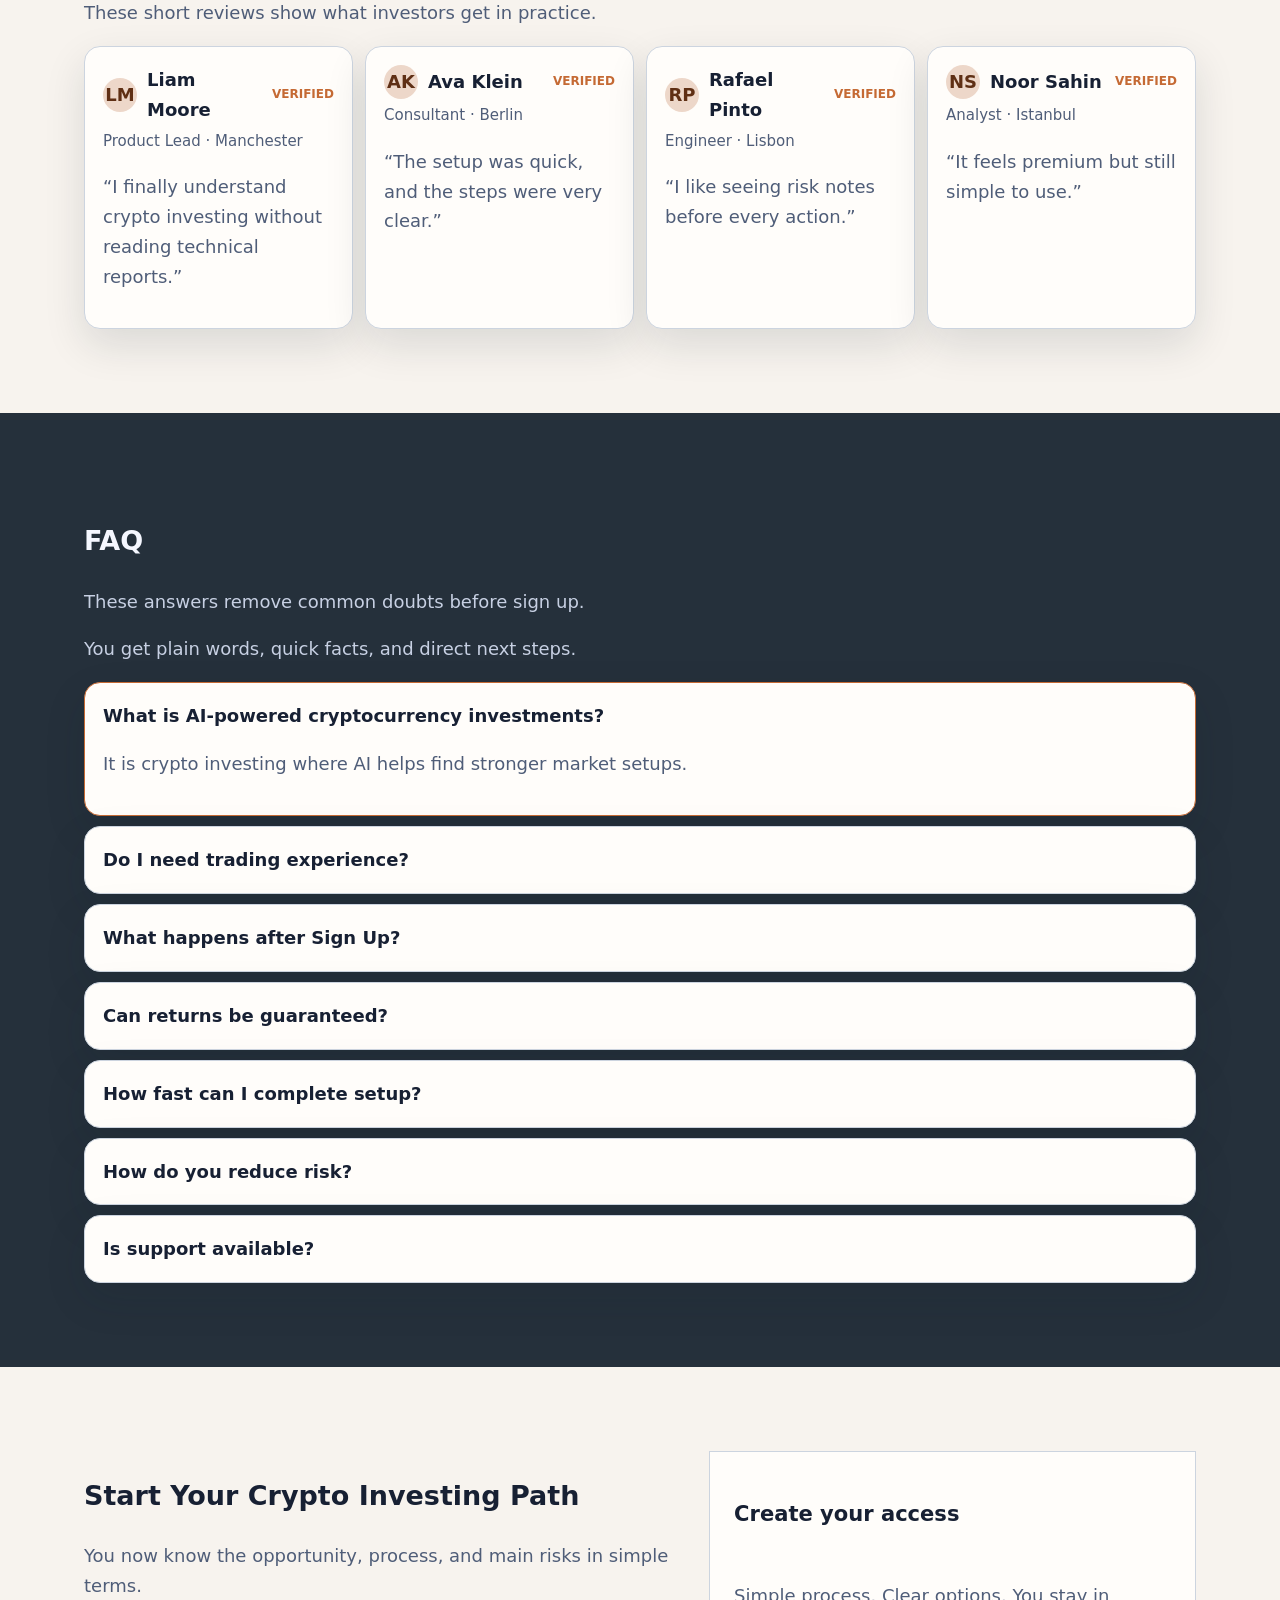
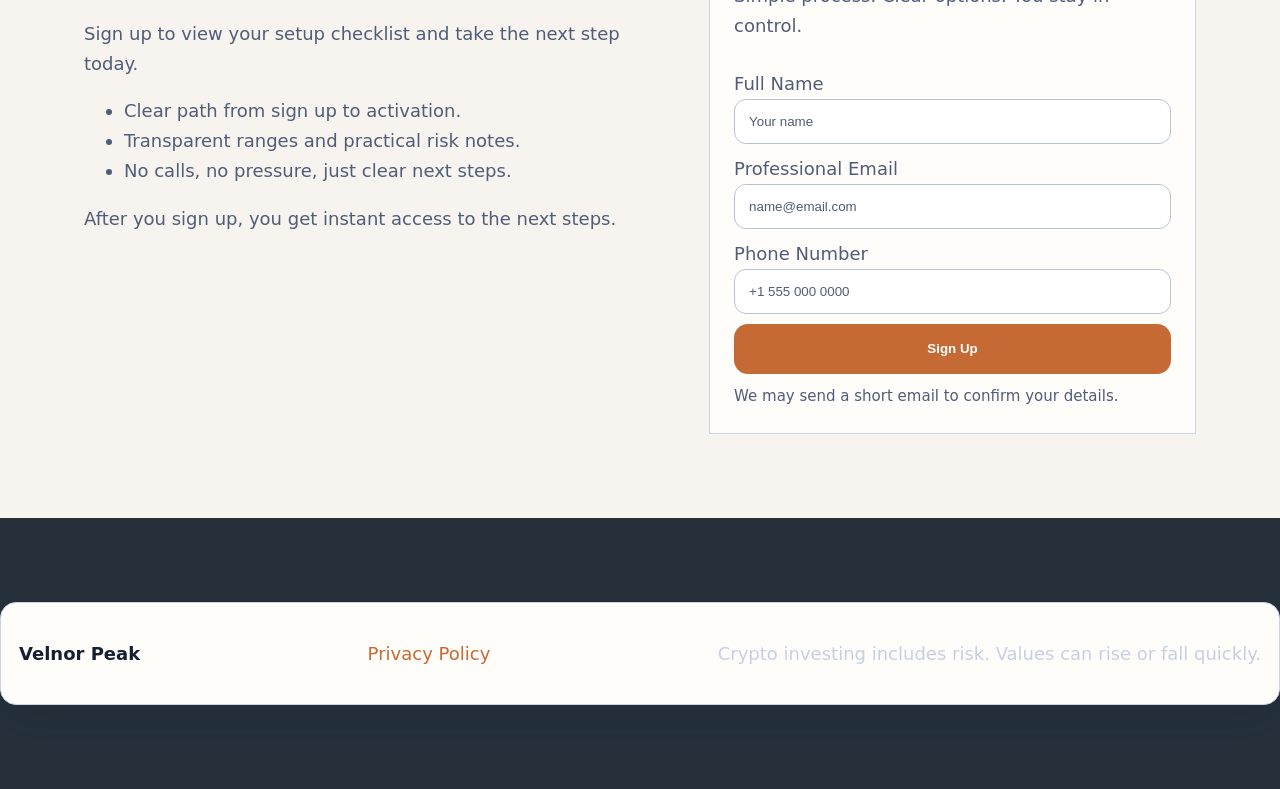
<file: es/index.html>
<!-- DESIGN SEED: 4821 -->
<!doctype html>
<html lang="en">
<head>
  <meta charset="UTF-8" />
  <meta name="viewport" content="width=device-width, initial-scale=1.0" />
  <title>Velnor Peak | AI-Powered Cryptocurrency Investments - Español</title>
  <meta name="description" content="Velnor Peak helps investors use AI-powered cryptocurrency investments with clear steps, risks, and transparent outcomes. Page: Español." />
  <link rel="canonical" href="https://velnorpeak.com/es/index.html" />
  <meta property="og:title" content="Velnor Peak | AI-Powered Cryptocurrency Investments - Español" />
  <meta property="og:description" content="Velnor Peak helps investors use AI-powered cryptocurrency investments with clear steps, risks, and transparent outcomes. Page: Español." />
  <meta property="og:type" content="website" />
  <meta property="og:url" content="https://velnorpeak.com/es/index.html" />
  <meta name="twitter:card" content="summary_large_image" />
  <meta name="twitter:title" content="Velnor Peak | AI-Powered Cryptocurrency Investments - Español" />
  <meta name="twitter:description" content="Velnor Peak helps investors use AI-powered cryptocurrency investments with clear steps, risks, and transparent outcomes. Page: Español." />
  <link rel="alternate" hreflang="en" href="https://velnorpeak.com/index.html" />
  <link rel="alternate" hreflang="de" href="https://velnorpeak.com/de/index.html" />
  <link rel="alternate" hreflang="fr" href="https://velnorpeak.com/fr/index.html" />
  <link rel="alternate" hreflang="es" href="https://velnorpeak.com/es/index.html" />
  <link rel="alternate" hreflang="it" href="https://velnorpeak.com/it/index.html" />
  <link rel="alternate" hreflang="tr" href="https://velnorpeak.com/tr/index.html" />
  <link rel="alternate" hreflang="pt" href="https://velnorpeak.com/pt/index.html" />
  <link rel="alternate" hreflang="ja" href="https://velnorpeak.com/jp/index.html" />
  <link rel="alternate" hreflang="sk" href="https://velnorpeak.com/sk/index.html" />
  <link rel="alternate" hreflang="nl-BE" href="https://velnorpeak.com/be/index.html" />
  <link rel="alternate" hreflang="x-default" href="https://velnorpeak.com/index.html" />
  <link rel="stylesheet" href="../assets/style.css" />
  <script defer src="../assets/app.js"></script>
</head>
<body>
<header class="site-header" id="top">
  <div class="container header-bar">
    <a class="brand" href="../index.html">Velnor Peak</a>
    <nav class="main-nav" aria-label="Primary">
      <a href="#market">Why Market</a><a href="#model">Model</a><a href="#process">Process</a><a href="#metrics">Metrics</a><a href="#faq">FAQ</a>
    </nav>
    <div class="header-actions">
      <div class="lang-wrap" data-dropdown>
        <button class="lang-btn" type="button" aria-expanded="false" aria-controls="lang-menu">Español</button>
        <div id="lang-menu" class="lang-menu" role="menu"><a href="../index.html"><svg viewBox="0 0 24 16" aria-hidden="true"><rect width="24" height="16" fill="#012169"/><path d="M0 0l24 16M24 0L0 16" stroke="#fff" stroke-width="3"/><path d="M0 0l24 16M24 0L0 16" stroke="#C8102E" stroke-width="1.5"/><rect x="10" width="4" height="16" fill="#fff"/><rect y="6" width="24" height="4" fill="#fff"/><rect x="11" width="2" height="16" fill="#C8102E"/><rect y="7" width="24" height="2" fill="#C8102E"/></svg>English</a>
<a href="../de/index.html"><svg viewBox="0 0 24 16" aria-hidden="true"><rect width="24" height="16" fill="#000"/><rect y="5.33" width="24" height="5.33" fill="#DD0000"/><rect y="10.66" width="24" height="5.34" fill="#FFCE00"/></svg>Deutsch</a>
<a href="../fr/index.html"><svg viewBox="0 0 24 16" aria-hidden="true"><rect width="8" height="16" fill="#0055A4"/><rect x="8" width="8" height="16" fill="#fff"/><rect x="16" width="8" height="16" fill="#EF4135"/></svg>Français</a>
<a href="../es/index.html"><svg viewBox="0 0 24 16" aria-hidden="true"><rect width="24" height="16" fill="#AA151B"/><rect y="4" width="24" height="8" fill="#F1BF00"/></svg>Español</a>
<a href="../it/index.html"><svg viewBox="0 0 24 16" aria-hidden="true"><rect width="8" height="16" fill="#009246"/><rect x="8" width="8" height="16" fill="#fff"/><rect x="16" width="8" height="16" fill="#CE2B37"/></svg>Italiano</a>
<a href="../tr/index.html"><svg viewBox="0 0 24 16" aria-hidden="true"><rect width="24" height="16" fill="#E30A17"/><circle cx="10" cy="8" r="4" fill="#fff"/><circle cx="11" cy="8" r="3.2" fill="#E30A17"/><polygon points="14,8 17,6.8 17,9.2" fill="#fff"/></svg>Türkçe</a>
<a href="../pt/index.html"><svg viewBox="0 0 24 16" aria-hidden="true"><rect width="10" height="16" fill="#006600"/><rect x="10" width="14" height="16" fill="#FF0000"/></svg>Português</a>
<a href="../jp/index.html"><svg viewBox="0 0 24 16" aria-hidden="true"><rect width="24" height="16" fill="#fff" stroke="#ddd"/><circle cx="12" cy="8" r="4" fill="#BC002D"/></svg>日本語</a>
<a href="../sk/index.html"><svg viewBox="0 0 24 16" aria-hidden="true"><rect width="24" height="16" fill="#fff"/><rect y="5.33" width="24" height="5.33" fill="#0B4EA2"/><rect y="10.66" width="24" height="5.34" fill="#EE1C25"/></svg>Slovak</a>
<a href="../be/index.html"><svg viewBox="0 0 24 16" aria-hidden="true"><rect width="8" height="16" fill="#000"/><rect x="8" width="8" height="16" fill="#FFD90C"/><rect x="16" width="8" height="16" fill="#EF3340"/></svg>Nederlands (BE)</a></div>
      </div>
      <a href="#final-cta" class="btn btn-primary">Sign Up</a>
      <button class="burger" type="button" aria-label="Open menu" aria-expanded="false">☰</button>
    </div>
  </div>
  <aside class="mobile-drawer" aria-hidden="true">
    <button class="drawer-close" type="button" aria-label="Close menu">✕</button>
    <nav aria-label="Mobile">
      <a href="#market">Why Market</a><a href="#model">Model</a><a href="#process">Process</a><a href="#metrics">Metrics</a><a href="#faq">FAQ</a>
    </nav>
    <div class="lang-wrap" data-dropdown>
      <button class="lang-btn" type="button" aria-expanded="false" aria-controls="lang-menu-mobile">Español</button>
      <div id="lang-menu-mobile" class="lang-menu" role="menu"><a href="../index.html"><svg viewBox="0 0 24 16" aria-hidden="true"><rect width="24" height="16" fill="#012169"/><path d="M0 0l24 16M24 0L0 16" stroke="#fff" stroke-width="3"/><path d="M0 0l24 16M24 0L0 16" stroke="#C8102E" stroke-width="1.5"/><rect x="10" width="4" height="16" fill="#fff"/><rect y="6" width="24" height="4" fill="#fff"/><rect x="11" width="2" height="16" fill="#C8102E"/><rect y="7" width="24" height="2" fill="#C8102E"/></svg>English</a>
<a href="../de/index.html"><svg viewBox="0 0 24 16" aria-hidden="true"><rect width="24" height="16" fill="#000"/><rect y="5.33" width="24" height="5.33" fill="#DD0000"/><rect y="10.66" width="24" height="5.34" fill="#FFCE00"/></svg>Deutsch</a>
<a href="../fr/index.html"><svg viewBox="0 0 24 16" aria-hidden="true"><rect width="8" height="16" fill="#0055A4"/><rect x="8" width="8" height="16" fill="#fff"/><rect x="16" width="8" height="16" fill="#EF4135"/></svg>Français</a>
<a href="../es/index.html"><svg viewBox="0 0 24 16" aria-hidden="true"><rect width="24" height="16" fill="#AA151B"/><rect y="4" width="24" height="8" fill="#F1BF00"/></svg>Español</a>
<a href="../it/index.html"><svg viewBox="0 0 24 16" aria-hidden="true"><rect width="8" height="16" fill="#009246"/><rect x="8" width="8" height="16" fill="#fff"/><rect x="16" width="8" height="16" fill="#CE2B37"/></svg>Italiano</a>
<a href="../tr/index.html"><svg viewBox="0 0 24 16" aria-hidden="true"><rect width="24" height="16" fill="#E30A17"/><circle cx="10" cy="8" r="4" fill="#fff"/><circle cx="11" cy="8" r="3.2" fill="#E30A17"/><polygon points="14,8 17,6.8 17,9.2" fill="#fff"/></svg>Türkçe</a>
<a href="../pt/index.html"><svg viewBox="0 0 24 16" aria-hidden="true"><rect width="10" height="16" fill="#006600"/><rect x="10" width="14" height="16" fill="#FF0000"/></svg>Português</a>
<a href="../jp/index.html"><svg viewBox="0 0 24 16" aria-hidden="true"><rect width="24" height="16" fill="#fff" stroke="#ddd"/><circle cx="12" cy="8" r="4" fill="#BC002D"/></svg>日本語</a>
<a href="../sk/index.html"><svg viewBox="0 0 24 16" aria-hidden="true"><rect width="24" height="16" fill="#fff"/><rect y="5.33" width="24" height="5.33" fill="#0B4EA2"/><rect y="10.66" width="24" height="5.34" fill="#EE1C25"/></svg>Slovak</a>
<a href="../be/index.html"><svg viewBox="0 0 24 16" aria-hidden="true"><rect width="8" height="16" fill="#000"/><rect x="8" width="8" height="16" fill="#FFD90C"/><rect x="16" width="8" height="16" fill="#EF3340"/></svg>Nederlands (BE)</a></div>
    </div>
    <a href="#final-cta" class="btn btn-primary">Sign Up</a>
  </aside>
</header>
<main>
<section class="section dark hero" id="hero"><div class="glow"></div><div class="container hero-grid"><div>
<h1>AI-Powered Cryptocurrency Investments Made Clear</h1>
<p>Velnor Peak gives investors a clear way to use crypto investing with AI support. We scan fast market shifts, filter weak setups, and show simple actions. You see what matters now, what you can get, and what risks to watch. After you sign up, you get instant access to the next steps.</p>
<div class="hero-panel performance"><h3>Typical outcome range</h3><div class="perf-split"><div><strong>8–15%</strong><small>Monthly range</small></div><div><strong>80–200%</strong><small>Annual range</small></div></div><p class="micro">Returns depend on market conditions. Not guaranteed.</p></div>
</div>
<form class="form-card" aria-label="Hero sign up form"><h3 class="form-title">Start in minutes</h3><p class="form-sub">Clear setup. No calls. Full control stays with you.</p><label>Full Name<input type="text" placeholder="Your name" required></label><label>Professional Email<input type="email" placeholder="name@email.com" required></label><label>Phone Number<input type="tel" placeholder="+1 555 000 0000" required></label><button class="btn btn-primary" type="submit">Sign Up</button><small>We may send a short email to confirm your details.</small></form>
</div></section>
<section class="section light" id="market"><div class="container split"><div><h2>Why Crypto Investing Matters Now</h2><p>Crypto investing is entering a new growth window. More payment rails, clearer rules, and better trading tools are now live.</p><p>This means faster access and stronger price discovery for investors.</p><ul><li>AI watches market momentum and trend breaks in real time.</li><li>Major platforms now support wider digital asset access.</li><li>Lower trading friction can improve execution quality.</li><li>What it means: more chances, but still high volatility.</li></ul><p class="meaning">Investor gain: you can act earlier with clearer signals.</p></div><div class="visual-card"><h4>Market cycle map</h4><div class="alloc-bars"><div><span>Adoption</span><b style="width:72%"></b><em>Market average 58%</em></div><div><span>Volume depth</span><b style="width:64%"></b><em>Last cycle 49%</em></div><div><span>Tool maturity</span><b style="width:78%"></b><em>Typical range 55%</em></div></div><p>Meaning: stronger infrastructure can support sustained crypto investing demand.</p></div></div></section>
<section class="section dark" id="model"><div class="container"><h2>How Our Model Works</h2><p>Here is how AI-powered cryptocurrency investments work in plain steps.</p><p>You get structure, speed, and transparent checkpoints.</p><div class="grid-4"><article class="card"><h3>Scan live markets</h3><p>AI tracks price, volume, and behavior shifts each minute.</p></article><article class="card"><h3>Filter weak setups</h3><p>Rules remove noisy moves with low follow-through potential.</p></article><article class="card"><h3>Rank opportunities</h3><p>Top setups are scored by strength and timing fit.</p></article><article class="card"><h3>Execute with control</h3><p>You review options and choose what to do next.</p></article></div><p class="meaning">What this means: faster decisions with simple human review.</p></div></section>
<section class="section light" id="process"><div class="container"><h2>Fast Setup Timeline</h2><p>The process is short, clear, and designed for investors who want action.</p><p>You can complete every step in one day.</p><div class="grid-4 process-grid"><article class="process-card"><h4>5 Minute · Create account</h4><p>Sign up and verify your email.</p></article><article class="process-card"><h4>1–6 Hour · Add profile</h4><p>Set goals and choose risk comfort.</p></article><article class="process-card"><h4>6–12 Hour · Review options</h4><p>Check suggested paths and examples.</p></article><article class="process-card"><h4>12–24 Hour · Activate setup</h4><p>Confirm your plan and go live.</p></article></div><p><strong>Most people finish setup in 24 hours.</strong></p><p>After you sign up, you will see a clear setup checklist.</p></div></section>
<section class="section dark" id="metrics"><div class="container split rev"><div class="visual-card"><h4>Performance snapshot</h4><div class="compare"><div><span>Model range</span><b>8–15% monthly</b></div><div><span>Typical market</span><b>3–7% monthly</b></div><div><span>Upside cycles</span><b>80–200% annual</b></div></div><p>Meaning: disciplined AI filtering can widen potential outcomes in strong cycles.</p><p class="gain">Investor gain: clearer targets versus broad market averages.</p></div><div><h2>Performance Snapshot</h2><p>This snapshot shows reference ranges from favorable periods, not promises.</p><p>Use it to compare potential outcomes and decide your comfort level.</p><ul><li>Primary metric: typical monthly outcome range.</li><li>Benchmark: broad market monthly reference range.</li><li>Interpretation: model aims to capture stronger momentum windows.</li><li>Risk note: weak markets can reduce or reverse returns.</li></ul></div></div></section>
<section class="section light" id="insights"><div class="container"><h2>What Drives Returns</h2><p>Returns in crypto investing move with a few clear drivers.</p><p>We track these drivers and explain them in simple language.</p><div class="insight-diagram"><div class="node">Trend strength<small>Price direction with volume support.</small></div><div class="node">Market depth<small>How easily orders fill near target price.</small></div><div class="node">News velocity<small>How fast market reacts to new events.</small></div><div class="node">Risk control<small>Position sizing that limits downside shocks.</small></div></div><p class="meaning">What it means: returns come from timing plus strict risk control.</p></div></section>
<section class="section dark" id="risk"><div class="container split"><div><h2>Simple Risk View</h2><p>Every investment has risk. Crypto investing can move quickly in both directions.</p><p>We show risk clearly so you can act with confidence.</p><ul><li>Market drops can happen fast during high volatility.</li><li>News shocks can change trend direction in hours.</li><li>Execution delays can reduce expected outcomes.</li><li>We reduce risk with sizing rules and stop logic.</li></ul><p class="meaning">Investor implication: protect capital first, then seek upside.</p></div><div class="visual-card"><h4>Risk matrix</h4><div class="matrix"><span>Low impact / low chance</span><span>High impact / low chance</span><span>Low impact / high chance</span><span>High impact / high chance</span></div><p>Meaning: focus on high-impact zones before entering positions.</p></div></div></section>
<section class="section light" id="reviews"><div class="container"><h2>Investor Reviews</h2><p>People value speed, clarity, and transparent decisions.</p><p>These short reviews show what investors get in practice.</p><div class="reviews-grid">
<article class="review-card"><div class="review-head"><span class="avatar">LM</span><h4>Liam Moore</h4><strong>VERIFIED</strong></div><small>Product Lead · Manchester</small><p>“I finally understand crypto investing without reading technical reports.”</p></article>
<article class="review-card"><div class="review-head"><span class="avatar">AK</span><h4>Ava Klein</h4><strong>VERIFIED</strong></div><small>Consultant · Berlin</small><p>“The setup was quick, and the steps were very clear.”</p></article>
<article class="review-card"><div class="review-head"><span class="avatar">RP</span><h4>Rafael Pinto</h4><strong>VERIFIED</strong></div><small>Engineer · Lisbon</small><p>“I like seeing risk notes before every action.”</p></article>
<article class="review-card"><div class="review-head"><span class="avatar">NS</span><h4>Noor Sahin</h4><strong>VERIFIED</strong></div><small>Analyst · Istanbul</small><p>“It feels premium but still simple to use.”</p></article>
</div></div></section>
<section class="section dark" id="faq"><div class="container"><h2>FAQ</h2><p>These answers remove common doubts before sign up.</p><p>You get plain words, quick facts, and direct next steps.</p><div class="faq-list">
<details class="faq-item" open><summary>What is AI-powered cryptocurrency investments?</summary><p>It is crypto investing where AI helps find stronger market setups.</p></details>
<details class="faq-item"><summary>Do I need trading experience?</summary><p>No. The flow explains each step in simple language.</p></details>
<details class="faq-item"><summary>What happens after Sign Up?</summary><p>After you sign up, you can review the options and choose what to do next.</p></details>
<details class="faq-item"><summary>Can returns be guaranteed?</summary><p>No. Returns depend on market conditions and can vary widely.</p></details>
<details class="faq-item"><summary>How fast can I complete setup?</summary><p>Most investors finish setup in less than 24 hours.</p></details>
<details class="faq-item"><summary>How do you reduce risk?</summary><p>We use position sizing and stop logic to limit downside.</p></details>
<details class="faq-item"><summary>Is support available?</summary><p>You can use in-product guidance and email confirmation support.</p></details>
</div></div></section>
<section class="section light" id="final-cta"><div class="container split"><div><h2>Start Your Crypto Investing Path</h2><p>You now know the opportunity, process, and main risks in simple terms.</p><p>Sign up to view your setup checklist and take the next step today.</p><ul><li>Clear path from sign up to activation.</li><li>Transparent ranges and practical risk notes.</li><li>No calls, no pressure, just clear next steps.</li></ul><p class="meaning">After you sign up, you get instant access to the next steps.</p></div>
<form class="form-card" aria-label="Final sign up form"><h3 class="form-title">Create your access</h3><p class="form-sub">Simple process. Clear options. You stay in control.</p><label>Full Name<input type="text" placeholder="Your name" required></label><label>Professional Email<input type="email" placeholder="name@email.com" required></label><label>Phone Number<input type="tel" placeholder="+1 555 000 0000" required></label><button class="btn btn-primary" type="submit">Sign Up</button><small>We may send a short email to confirm your details.</small></form>
</div></section>
</main>
<footer class="section dark"><div class="container footer-panel"><strong>Velnor Peak</strong><a href="#" data-open-privacy>Privacy Policy</a><p>Crypto investing includes risk. Values can rise or fall quickly.</p></div></footer>
<div class="privacy-modal" role="dialog" aria-modal="true" aria-labelledby="privacy-title" hidden>
  <div class="privacy-content"><button class="modal-x" aria-label="Close privacy">✕</button><h3 id="privacy-title">Privacy Policy</h3>
  <p><strong>Introduction:</strong> We explain what data we use and why.</p>
  <p><strong>Data collection:</strong> Name, email, phone, and product activity.</p>
  <p><strong>Legal basis:</strong> Consent, contract steps, and legal obligations.</p>
  <p><strong>Cookies:</strong> Used for security, analytics, and experience improvement.</p>
  <p><strong>Retention:</strong> Data stays only as long as needed.</p>
  <p><strong>Third-party sharing:</strong> Limited to trusted technical service providers.</p>
  <p><strong>Security:</strong> Encryption, access controls, and monitoring are applied.</p>
  <p><strong>User rights:</strong> You can request access, correction, or deletion.</p>
  <p><strong>International transfers:</strong> Safeguards are used when data crosses borders.</p>
  <p><strong>Industry risk disclosure:</strong> Investment data does not guarantee outcomes.</p>
  <p><strong>Contact:</strong> privacy@velnorpeak.com</p>
  <div class="modal-footer"><button class="btn" data-close-privacy>Close</button></div>
  </div>
</div>
<script type="application/ld+json">{"@context":"https://schema.org","@graph":[{"@type":"Organization","name":"Velnor Peak","url":"https://velnorpeak.com/"},{"@type":"WebSite","name":"Velnor Peak","url":"https://velnorpeak.com/"},{"@type":"FAQPage","mainEntity":[{"@type":"Question","name":"What is AI-powered cryptocurrency investments?","acceptedAnswer":{"@type":"Answer","text":"It is crypto investing where AI helps find stronger market setups."}},{"@type":"Question","name":"Can returns be guaranteed?","acceptedAnswer":{"@type":"Answer","text":"No. Returns depend on market conditions and can vary widely."}}]},{"@type":"Review","author":{"@type":"Person","name":"Liam Moore"},"reviewBody":"I finally understand crypto investing without reading technical reports.","reviewRating":{"@type":"Rating","ratingValue":"5"}}]}</script>
</body></html>
</file>
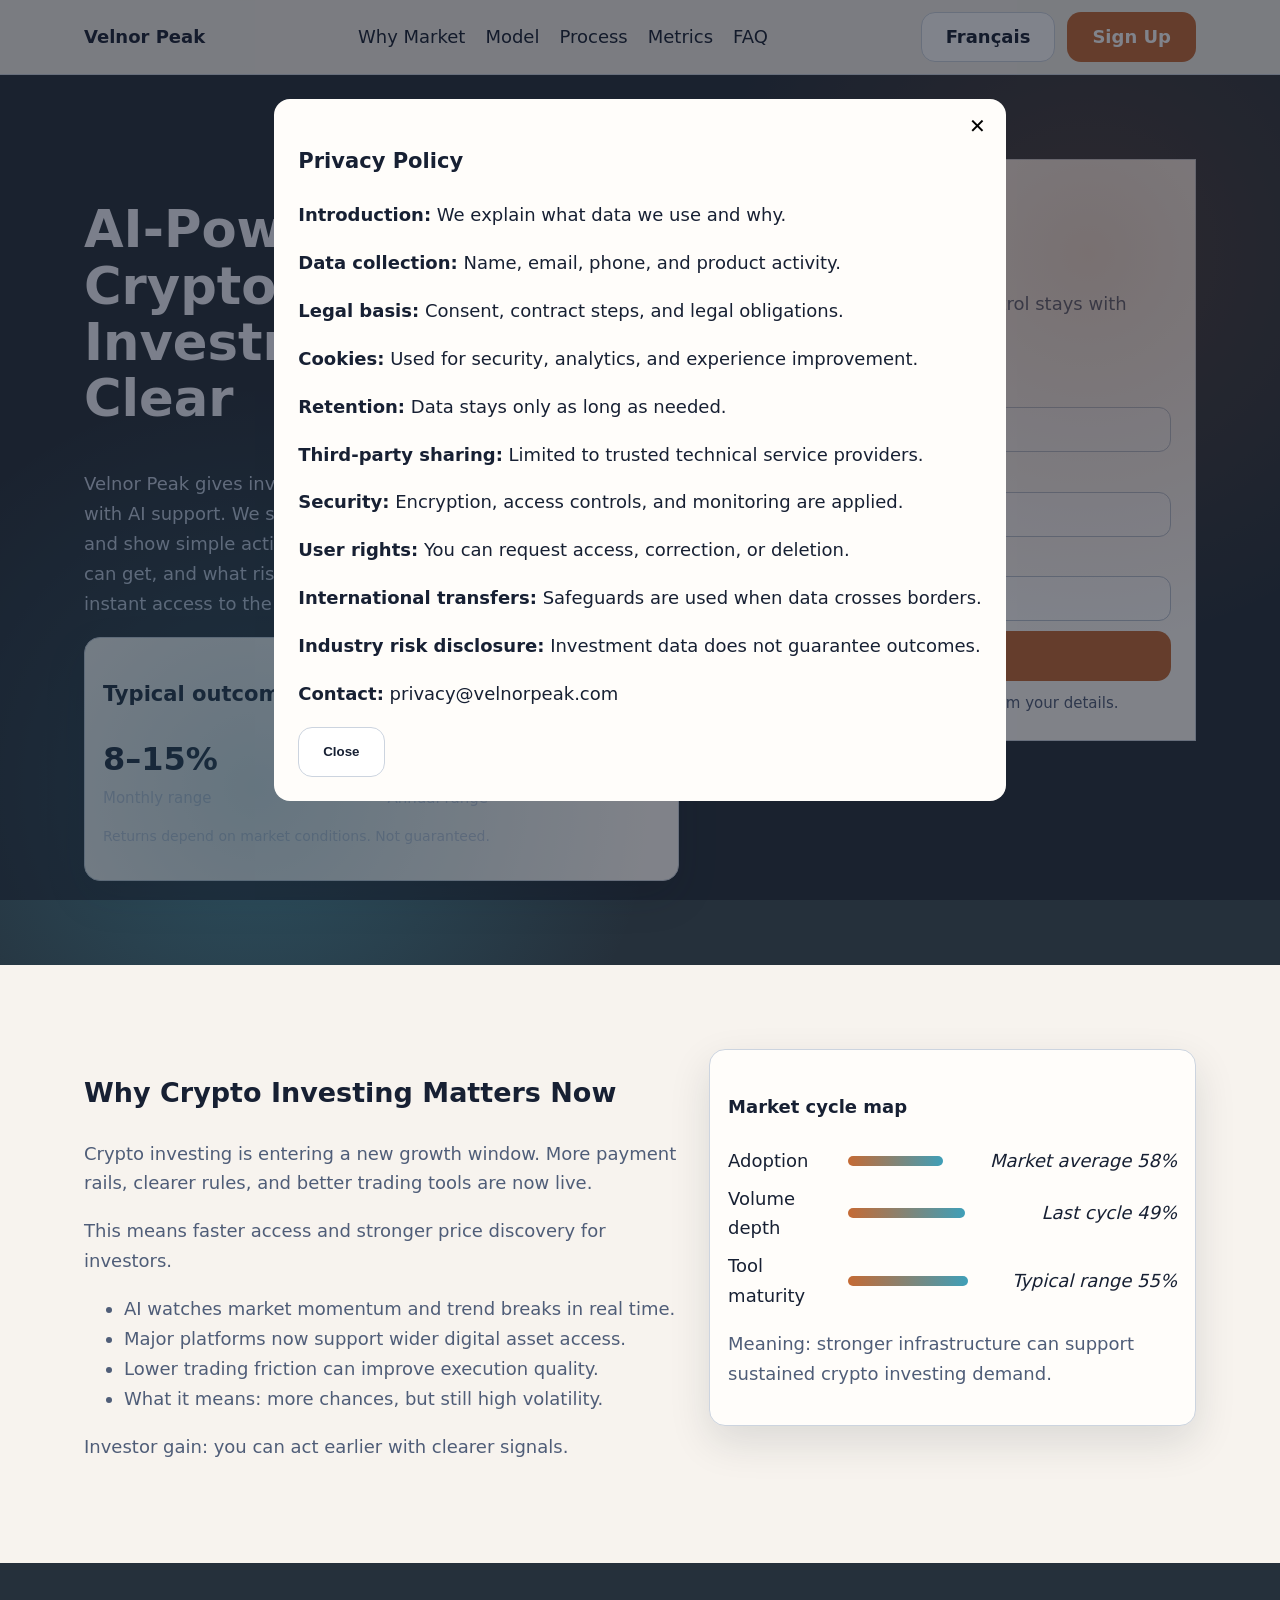
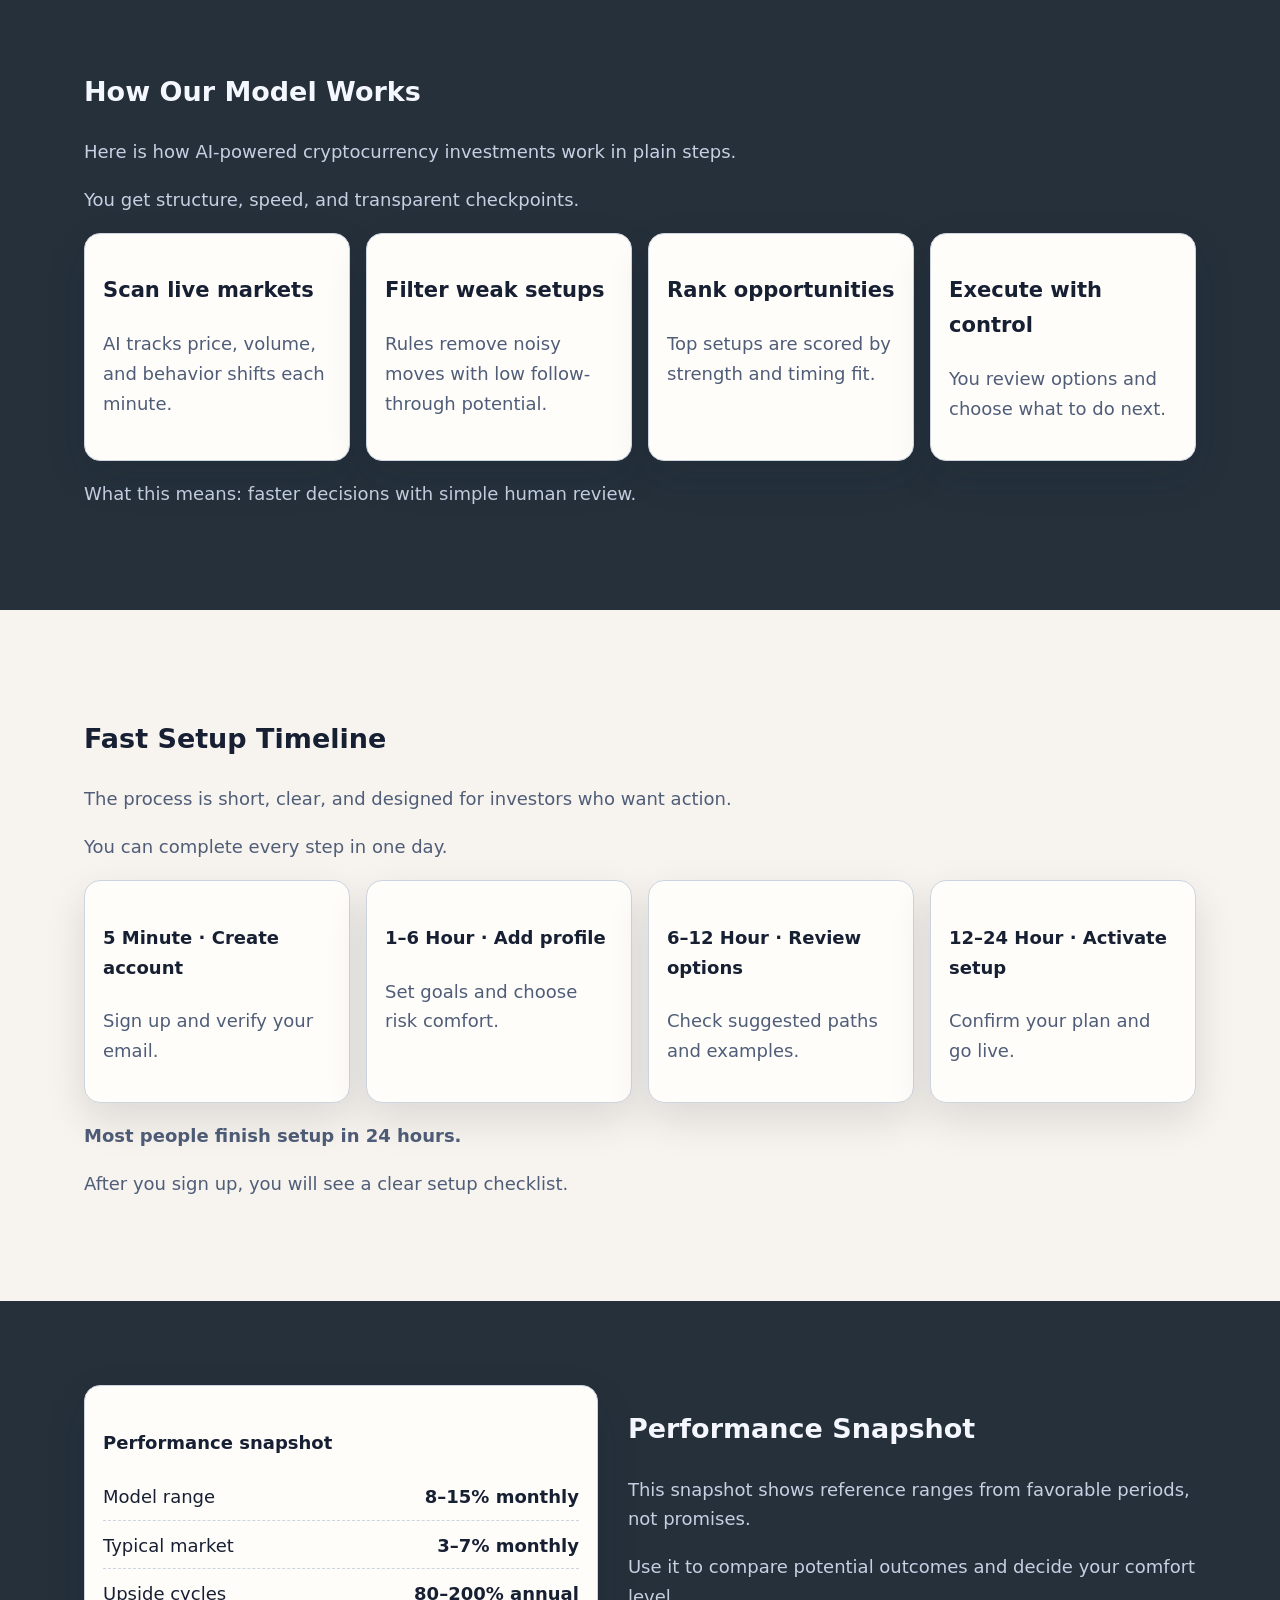
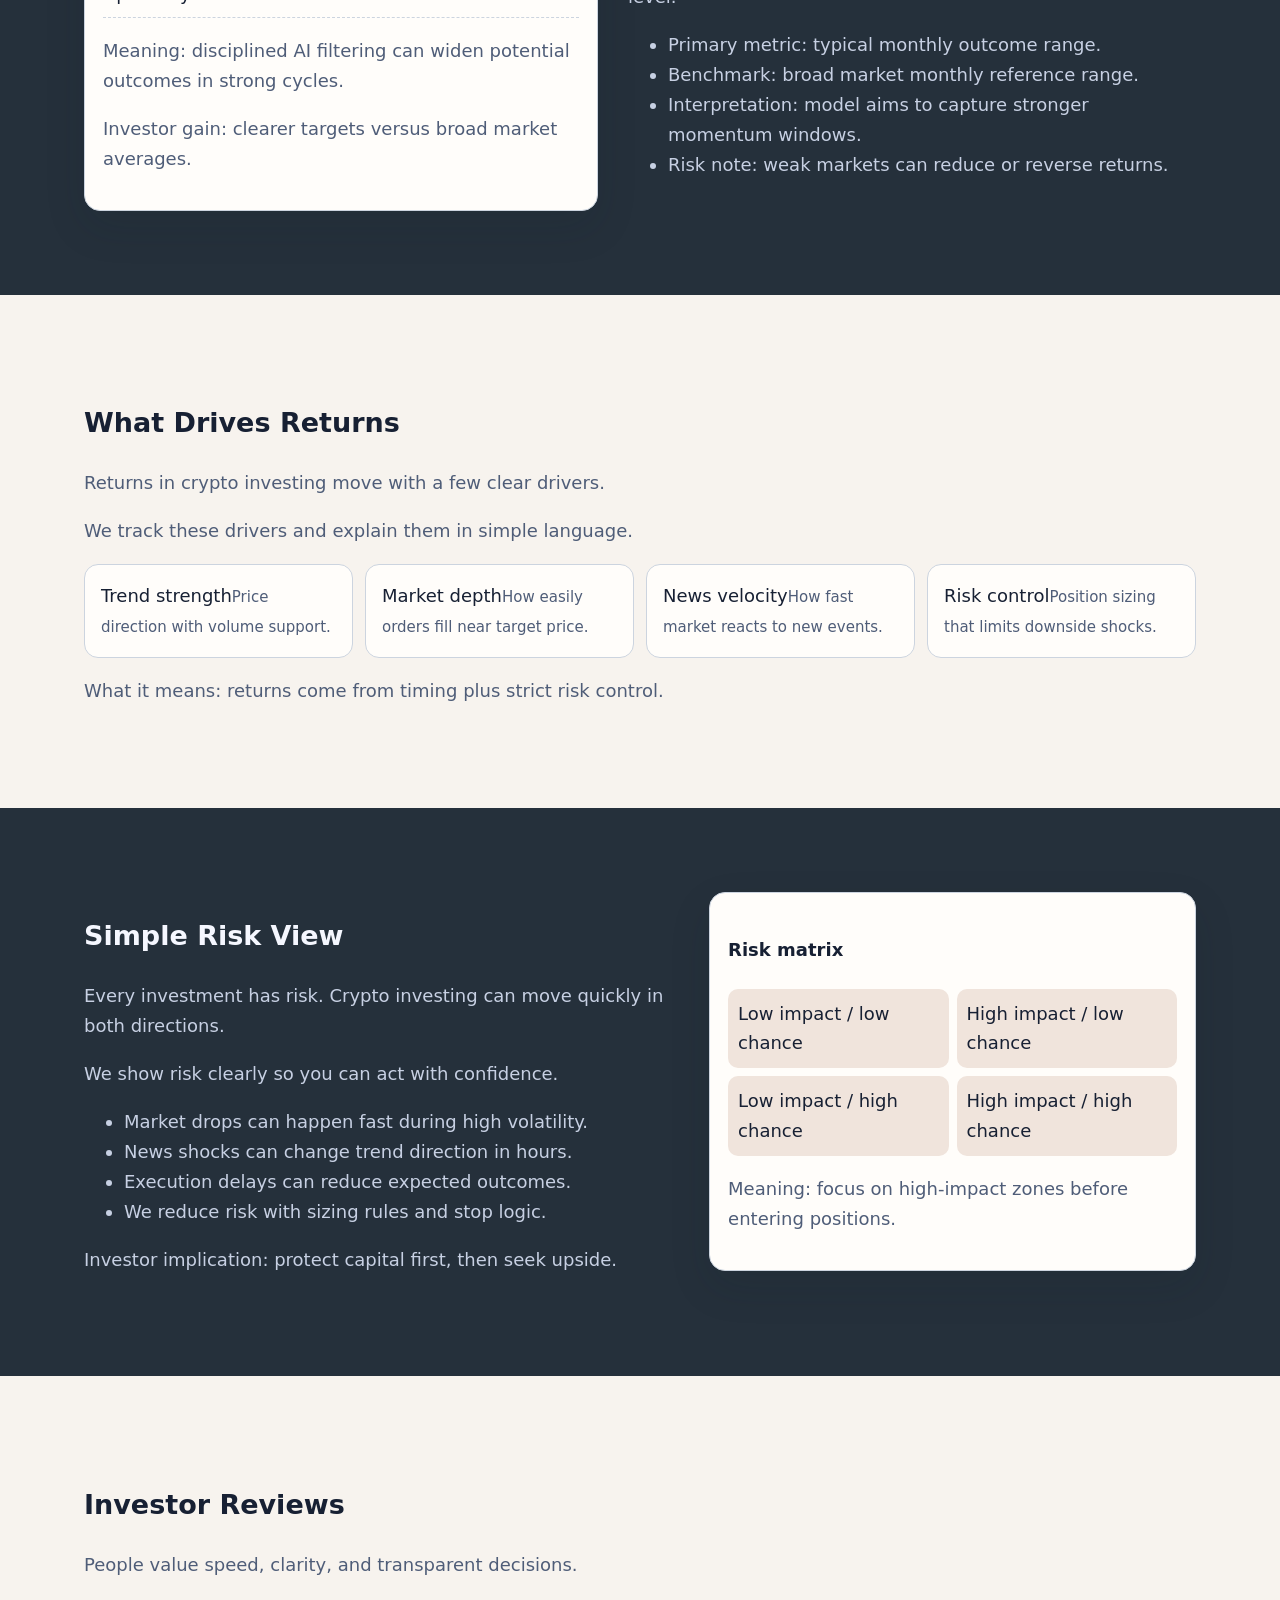
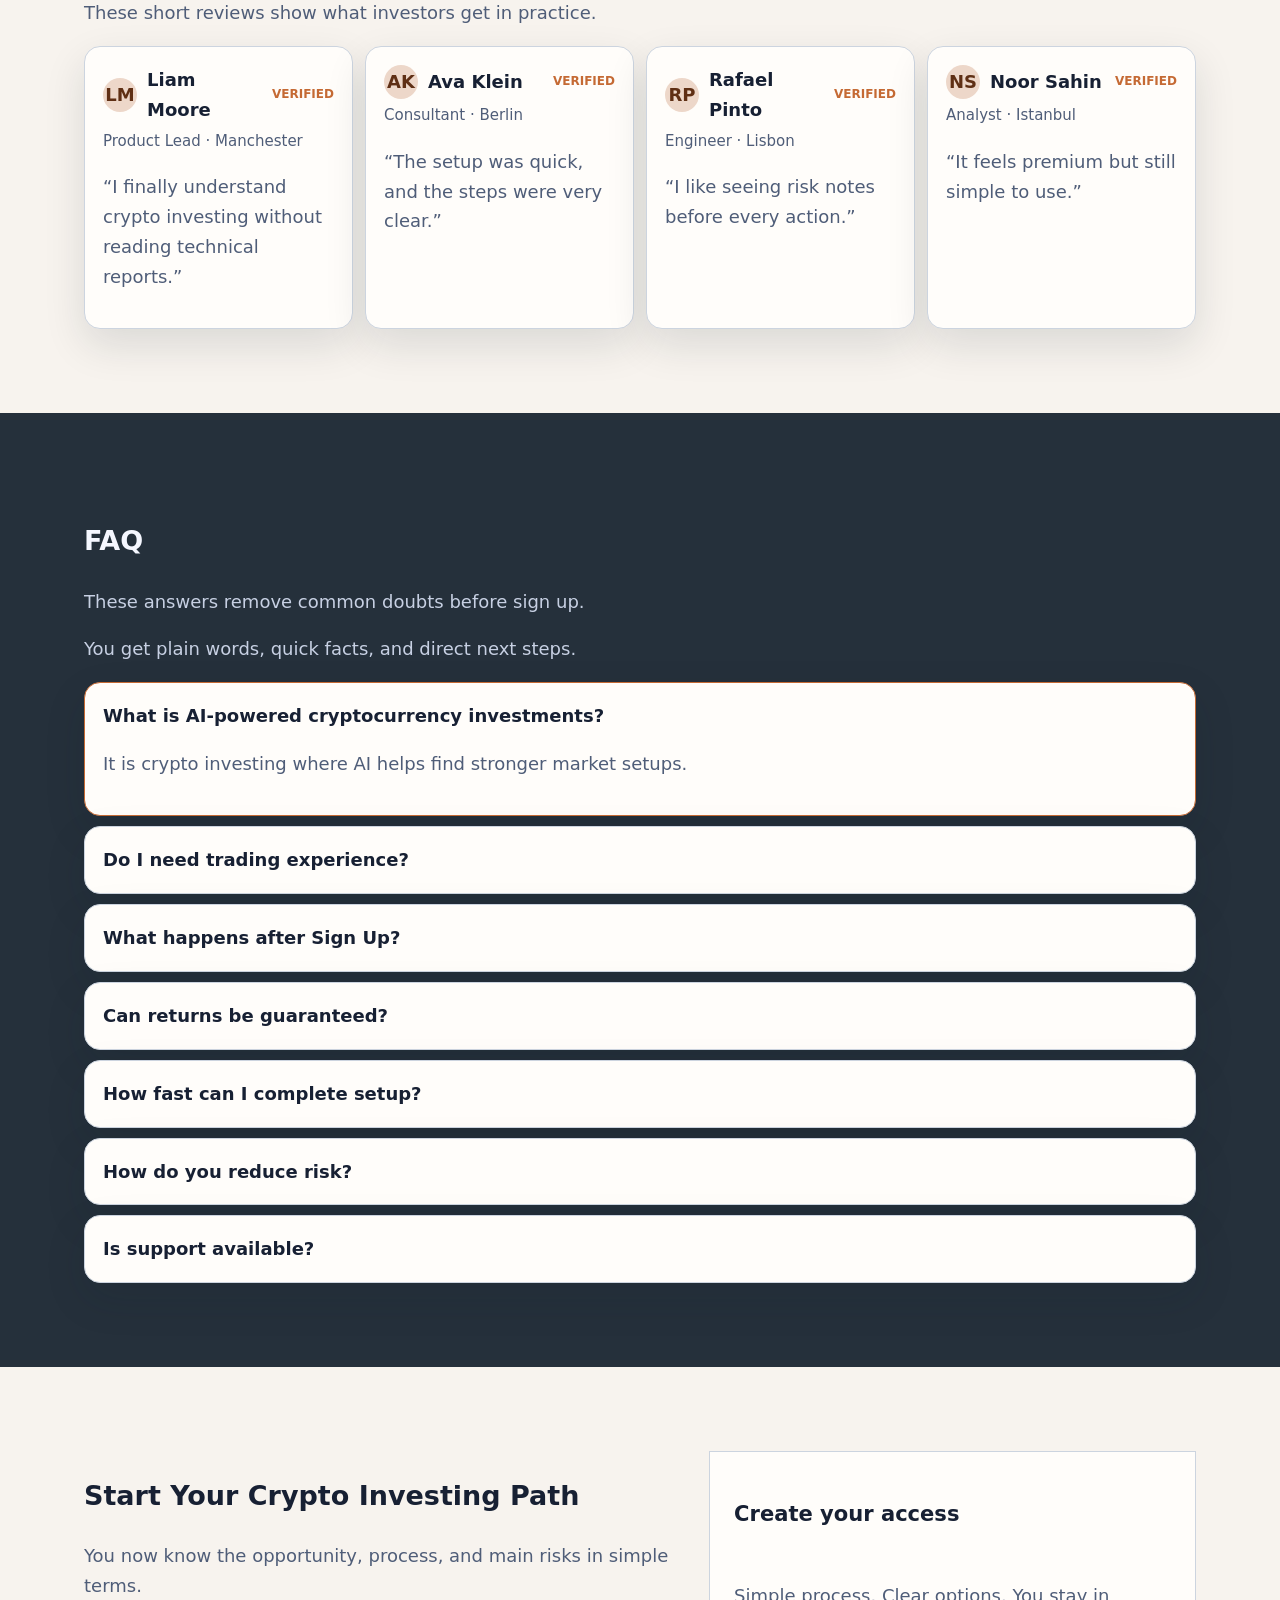
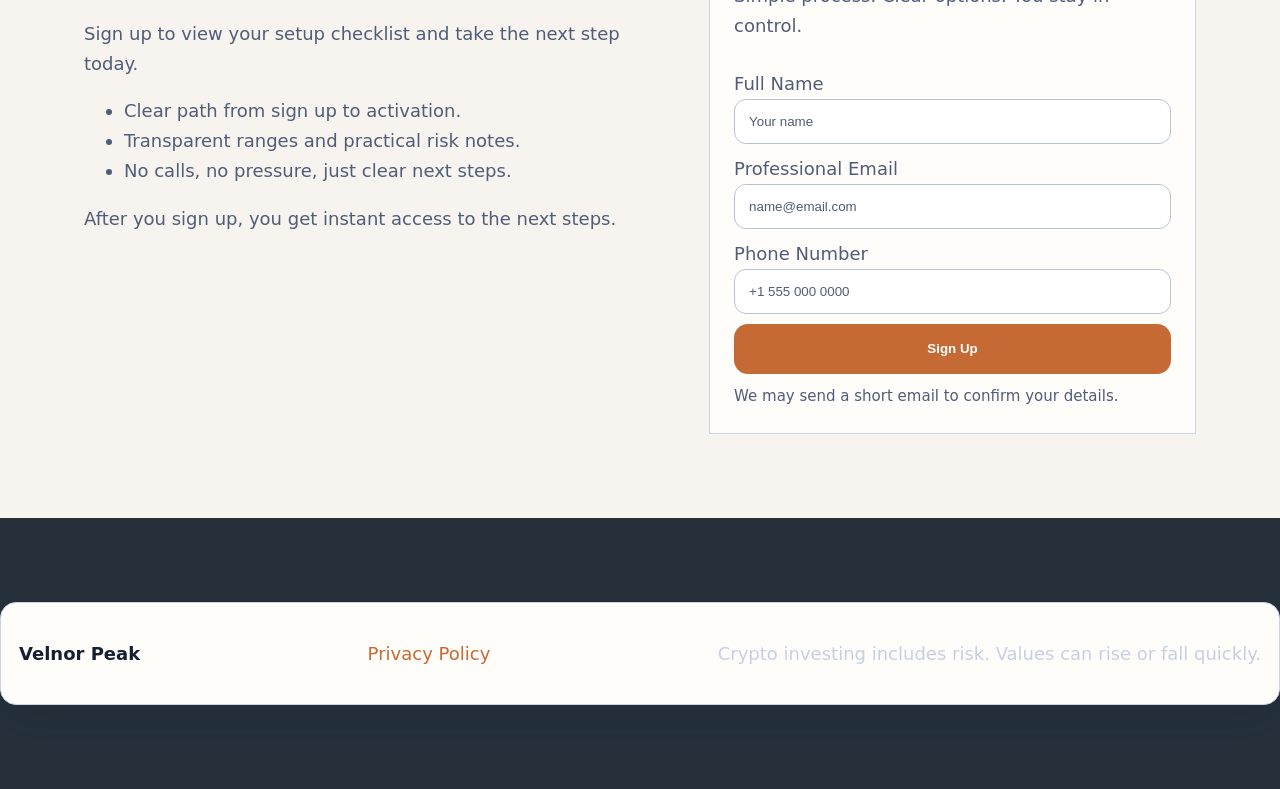
<file: fr/index.html>
<!-- DESIGN SEED: 4821 -->
<!doctype html>
<html lang="en">
<head>
  <meta charset="UTF-8" />
  <meta name="viewport" content="width=device-width, initial-scale=1.0" />
  <title>Velnor Peak | AI-Powered Cryptocurrency Investments - Français</title>
  <meta name="description" content="Velnor Peak helps investors use AI-powered cryptocurrency investments with clear steps, risks, and transparent outcomes. Page: Français." />
  <link rel="canonical" href="https://velnorpeak.com/fr/index.html" />
  <meta property="og:title" content="Velnor Peak | AI-Powered Cryptocurrency Investments - Français" />
  <meta property="og:description" content="Velnor Peak helps investors use AI-powered cryptocurrency investments with clear steps, risks, and transparent outcomes. Page: Français." />
  <meta property="og:type" content="website" />
  <meta property="og:url" content="https://velnorpeak.com/fr/index.html" />
  <meta name="twitter:card" content="summary_large_image" />
  <meta name="twitter:title" content="Velnor Peak | AI-Powered Cryptocurrency Investments - Français" />
  <meta name="twitter:description" content="Velnor Peak helps investors use AI-powered cryptocurrency investments with clear steps, risks, and transparent outcomes. Page: Français." />
  <link rel="alternate" hreflang="en" href="https://velnorpeak.com/index.html" />
  <link rel="alternate" hreflang="de" href="https://velnorpeak.com/de/index.html" />
  <link rel="alternate" hreflang="fr" href="https://velnorpeak.com/fr/index.html" />
  <link rel="alternate" hreflang="es" href="https://velnorpeak.com/es/index.html" />
  <link rel="alternate" hreflang="it" href="https://velnorpeak.com/it/index.html" />
  <link rel="alternate" hreflang="tr" href="https://velnorpeak.com/tr/index.html" />
  <link rel="alternate" hreflang="pt" href="https://velnorpeak.com/pt/index.html" />
  <link rel="alternate" hreflang="ja" href="https://velnorpeak.com/jp/index.html" />
  <link rel="alternate" hreflang="sk" href="https://velnorpeak.com/sk/index.html" />
  <link rel="alternate" hreflang="nl-BE" href="https://velnorpeak.com/be/index.html" />
  <link rel="alternate" hreflang="x-default" href="https://velnorpeak.com/index.html" />
  <link rel="stylesheet" href="../assets/style.css" />
  <script defer src="../assets/app.js"></script>
</head>
<body>
<header class="site-header" id="top">
  <div class="container header-bar">
    <a class="brand" href="../index.html">Velnor Peak</a>
    <nav class="main-nav" aria-label="Primary">
      <a href="#market">Why Market</a><a href="#model">Model</a><a href="#process">Process</a><a href="#metrics">Metrics</a><a href="#faq">FAQ</a>
    </nav>
    <div class="header-actions">
      <div class="lang-wrap" data-dropdown>
        <button class="lang-btn" type="button" aria-expanded="false" aria-controls="lang-menu">Français</button>
        <div id="lang-menu" class="lang-menu" role="menu"><a href="../index.html"><svg viewBox="0 0 24 16" aria-hidden="true"><rect width="24" height="16" fill="#012169"/><path d="M0 0l24 16M24 0L0 16" stroke="#fff" stroke-width="3"/><path d="M0 0l24 16M24 0L0 16" stroke="#C8102E" stroke-width="1.5"/><rect x="10" width="4" height="16" fill="#fff"/><rect y="6" width="24" height="4" fill="#fff"/><rect x="11" width="2" height="16" fill="#C8102E"/><rect y="7" width="24" height="2" fill="#C8102E"/></svg>English</a>
<a href="../de/index.html"><svg viewBox="0 0 24 16" aria-hidden="true"><rect width="24" height="16" fill="#000"/><rect y="5.33" width="24" height="5.33" fill="#DD0000"/><rect y="10.66" width="24" height="5.34" fill="#FFCE00"/></svg>Deutsch</a>
<a href="../fr/index.html"><svg viewBox="0 0 24 16" aria-hidden="true"><rect width="8" height="16" fill="#0055A4"/><rect x="8" width="8" height="16" fill="#fff"/><rect x="16" width="8" height="16" fill="#EF4135"/></svg>Français</a>
<a href="../es/index.html"><svg viewBox="0 0 24 16" aria-hidden="true"><rect width="24" height="16" fill="#AA151B"/><rect y="4" width="24" height="8" fill="#F1BF00"/></svg>Español</a>
<a href="../it/index.html"><svg viewBox="0 0 24 16" aria-hidden="true"><rect width="8" height="16" fill="#009246"/><rect x="8" width="8" height="16" fill="#fff"/><rect x="16" width="8" height="16" fill="#CE2B37"/></svg>Italiano</a>
<a href="../tr/index.html"><svg viewBox="0 0 24 16" aria-hidden="true"><rect width="24" height="16" fill="#E30A17"/><circle cx="10" cy="8" r="4" fill="#fff"/><circle cx="11" cy="8" r="3.2" fill="#E30A17"/><polygon points="14,8 17,6.8 17,9.2" fill="#fff"/></svg>Türkçe</a>
<a href="../pt/index.html"><svg viewBox="0 0 24 16" aria-hidden="true"><rect width="10" height="16" fill="#006600"/><rect x="10" width="14" height="16" fill="#FF0000"/></svg>Português</a>
<a href="../jp/index.html"><svg viewBox="0 0 24 16" aria-hidden="true"><rect width="24" height="16" fill="#fff" stroke="#ddd"/><circle cx="12" cy="8" r="4" fill="#BC002D"/></svg>日本語</a>
<a href="../sk/index.html"><svg viewBox="0 0 24 16" aria-hidden="true"><rect width="24" height="16" fill="#fff"/><rect y="5.33" width="24" height="5.33" fill="#0B4EA2"/><rect y="10.66" width="24" height="5.34" fill="#EE1C25"/></svg>Slovak</a>
<a href="../be/index.html"><svg viewBox="0 0 24 16" aria-hidden="true"><rect width="8" height="16" fill="#000"/><rect x="8" width="8" height="16" fill="#FFD90C"/><rect x="16" width="8" height="16" fill="#EF3340"/></svg>Nederlands (BE)</a></div>
      </div>
      <a href="#final-cta" class="btn btn-primary">Sign Up</a>
      <button class="burger" type="button" aria-label="Open menu" aria-expanded="false">☰</button>
    </div>
  </div>
  <aside class="mobile-drawer" aria-hidden="true">
    <button class="drawer-close" type="button" aria-label="Close menu">✕</button>
    <nav aria-label="Mobile">
      <a href="#market">Why Market</a><a href="#model">Model</a><a href="#process">Process</a><a href="#metrics">Metrics</a><a href="#faq">FAQ</a>
    </nav>
    <div class="lang-wrap" data-dropdown>
      <button class="lang-btn" type="button" aria-expanded="false" aria-controls="lang-menu-mobile">Français</button>
      <div id="lang-menu-mobile" class="lang-menu" role="menu"><a href="../index.html"><svg viewBox="0 0 24 16" aria-hidden="true"><rect width="24" height="16" fill="#012169"/><path d="M0 0l24 16M24 0L0 16" stroke="#fff" stroke-width="3"/><path d="M0 0l24 16M24 0L0 16" stroke="#C8102E" stroke-width="1.5"/><rect x="10" width="4" height="16" fill="#fff"/><rect y="6" width="24" height="4" fill="#fff"/><rect x="11" width="2" height="16" fill="#C8102E"/><rect y="7" width="24" height="2" fill="#C8102E"/></svg>English</a>
<a href="../de/index.html"><svg viewBox="0 0 24 16" aria-hidden="true"><rect width="24" height="16" fill="#000"/><rect y="5.33" width="24" height="5.33" fill="#DD0000"/><rect y="10.66" width="24" height="5.34" fill="#FFCE00"/></svg>Deutsch</a>
<a href="../fr/index.html"><svg viewBox="0 0 24 16" aria-hidden="true"><rect width="8" height="16" fill="#0055A4"/><rect x="8" width="8" height="16" fill="#fff"/><rect x="16" width="8" height="16" fill="#EF4135"/></svg>Français</a>
<a href="../es/index.html"><svg viewBox="0 0 24 16" aria-hidden="true"><rect width="24" height="16" fill="#AA151B"/><rect y="4" width="24" height="8" fill="#F1BF00"/></svg>Español</a>
<a href="../it/index.html"><svg viewBox="0 0 24 16" aria-hidden="true"><rect width="8" height="16" fill="#009246"/><rect x="8" width="8" height="16" fill="#fff"/><rect x="16" width="8" height="16" fill="#CE2B37"/></svg>Italiano</a>
<a href="../tr/index.html"><svg viewBox="0 0 24 16" aria-hidden="true"><rect width="24" height="16" fill="#E30A17"/><circle cx="10" cy="8" r="4" fill="#fff"/><circle cx="11" cy="8" r="3.2" fill="#E30A17"/><polygon points="14,8 17,6.8 17,9.2" fill="#fff"/></svg>Türkçe</a>
<a href="../pt/index.html"><svg viewBox="0 0 24 16" aria-hidden="true"><rect width="10" height="16" fill="#006600"/><rect x="10" width="14" height="16" fill="#FF0000"/></svg>Português</a>
<a href="../jp/index.html"><svg viewBox="0 0 24 16" aria-hidden="true"><rect width="24" height="16" fill="#fff" stroke="#ddd"/><circle cx="12" cy="8" r="4" fill="#BC002D"/></svg>日本語</a>
<a href="../sk/index.html"><svg viewBox="0 0 24 16" aria-hidden="true"><rect width="24" height="16" fill="#fff"/><rect y="5.33" width="24" height="5.33" fill="#0B4EA2"/><rect y="10.66" width="24" height="5.34" fill="#EE1C25"/></svg>Slovak</a>
<a href="../be/index.html"><svg viewBox="0 0 24 16" aria-hidden="true"><rect width="8" height="16" fill="#000"/><rect x="8" width="8" height="16" fill="#FFD90C"/><rect x="16" width="8" height="16" fill="#EF3340"/></svg>Nederlands (BE)</a></div>
    </div>
    <a href="#final-cta" class="btn btn-primary">Sign Up</a>
  </aside>
</header>
<main>
<section class="section dark hero" id="hero"><div class="glow"></div><div class="container hero-grid"><div>
<h1>AI-Powered Cryptocurrency Investments Made Clear</h1>
<p>Velnor Peak gives investors a clear way to use crypto investing with AI support. We scan fast market shifts, filter weak setups, and show simple actions. You see what matters now, what you can get, and what risks to watch. After you sign up, you get instant access to the next steps.</p>
<div class="hero-panel performance"><h3>Typical outcome range</h3><div class="perf-split"><div><strong>8–15%</strong><small>Monthly range</small></div><div><strong>80–200%</strong><small>Annual range</small></div></div><p class="micro">Returns depend on market conditions. Not guaranteed.</p></div>
</div>
<form class="form-card" aria-label="Hero sign up form"><h3 class="form-title">Start in minutes</h3><p class="form-sub">Clear setup. No calls. Full control stays with you.</p><label>Full Name<input type="text" placeholder="Your name" required></label><label>Professional Email<input type="email" placeholder="name@email.com" required></label><label>Phone Number<input type="tel" placeholder="+1 555 000 0000" required></label><button class="btn btn-primary" type="submit">Sign Up</button><small>We may send a short email to confirm your details.</small></form>
</div></section>
<section class="section light" id="market"><div class="container split"><div><h2>Why Crypto Investing Matters Now</h2><p>Crypto investing is entering a new growth window. More payment rails, clearer rules, and better trading tools are now live.</p><p>This means faster access and stronger price discovery for investors.</p><ul><li>AI watches market momentum and trend breaks in real time.</li><li>Major platforms now support wider digital asset access.</li><li>Lower trading friction can improve execution quality.</li><li>What it means: more chances, but still high volatility.</li></ul><p class="meaning">Investor gain: you can act earlier with clearer signals.</p></div><div class="visual-card"><h4>Market cycle map</h4><div class="alloc-bars"><div><span>Adoption</span><b style="width:72%"></b><em>Market average 58%</em></div><div><span>Volume depth</span><b style="width:64%"></b><em>Last cycle 49%</em></div><div><span>Tool maturity</span><b style="width:78%"></b><em>Typical range 55%</em></div></div><p>Meaning: stronger infrastructure can support sustained crypto investing demand.</p></div></div></section>
<section class="section dark" id="model"><div class="container"><h2>How Our Model Works</h2><p>Here is how AI-powered cryptocurrency investments work in plain steps.</p><p>You get structure, speed, and transparent checkpoints.</p><div class="grid-4"><article class="card"><h3>Scan live markets</h3><p>AI tracks price, volume, and behavior shifts each minute.</p></article><article class="card"><h3>Filter weak setups</h3><p>Rules remove noisy moves with low follow-through potential.</p></article><article class="card"><h3>Rank opportunities</h3><p>Top setups are scored by strength and timing fit.</p></article><article class="card"><h3>Execute with control</h3><p>You review options and choose what to do next.</p></article></div><p class="meaning">What this means: faster decisions with simple human review.</p></div></section>
<section class="section light" id="process"><div class="container"><h2>Fast Setup Timeline</h2><p>The process is short, clear, and designed for investors who want action.</p><p>You can complete every step in one day.</p><div class="grid-4 process-grid"><article class="process-card"><h4>5 Minute · Create account</h4><p>Sign up and verify your email.</p></article><article class="process-card"><h4>1–6 Hour · Add profile</h4><p>Set goals and choose risk comfort.</p></article><article class="process-card"><h4>6–12 Hour · Review options</h4><p>Check suggested paths and examples.</p></article><article class="process-card"><h4>12–24 Hour · Activate setup</h4><p>Confirm your plan and go live.</p></article></div><p><strong>Most people finish setup in 24 hours.</strong></p><p>After you sign up, you will see a clear setup checklist.</p></div></section>
<section class="section dark" id="metrics"><div class="container split rev"><div class="visual-card"><h4>Performance snapshot</h4><div class="compare"><div><span>Model range</span><b>8–15% monthly</b></div><div><span>Typical market</span><b>3–7% monthly</b></div><div><span>Upside cycles</span><b>80–200% annual</b></div></div><p>Meaning: disciplined AI filtering can widen potential outcomes in strong cycles.</p><p class="gain">Investor gain: clearer targets versus broad market averages.</p></div><div><h2>Performance Snapshot</h2><p>This snapshot shows reference ranges from favorable periods, not promises.</p><p>Use it to compare potential outcomes and decide your comfort level.</p><ul><li>Primary metric: typical monthly outcome range.</li><li>Benchmark: broad market monthly reference range.</li><li>Interpretation: model aims to capture stronger momentum windows.</li><li>Risk note: weak markets can reduce or reverse returns.</li></ul></div></div></section>
<section class="section light" id="insights"><div class="container"><h2>What Drives Returns</h2><p>Returns in crypto investing move with a few clear drivers.</p><p>We track these drivers and explain them in simple language.</p><div class="insight-diagram"><div class="node">Trend strength<small>Price direction with volume support.</small></div><div class="node">Market depth<small>How easily orders fill near target price.</small></div><div class="node">News velocity<small>How fast market reacts to new events.</small></div><div class="node">Risk control<small>Position sizing that limits downside shocks.</small></div></div><p class="meaning">What it means: returns come from timing plus strict risk control.</p></div></section>
<section class="section dark" id="risk"><div class="container split"><div><h2>Simple Risk View</h2><p>Every investment has risk. Crypto investing can move quickly in both directions.</p><p>We show risk clearly so you can act with confidence.</p><ul><li>Market drops can happen fast during high volatility.</li><li>News shocks can change trend direction in hours.</li><li>Execution delays can reduce expected outcomes.</li><li>We reduce risk with sizing rules and stop logic.</li></ul><p class="meaning">Investor implication: protect capital first, then seek upside.</p></div><div class="visual-card"><h4>Risk matrix</h4><div class="matrix"><span>Low impact / low chance</span><span>High impact / low chance</span><span>Low impact / high chance</span><span>High impact / high chance</span></div><p>Meaning: focus on high-impact zones before entering positions.</p></div></div></section>
<section class="section light" id="reviews"><div class="container"><h2>Investor Reviews</h2><p>People value speed, clarity, and transparent decisions.</p><p>These short reviews show what investors get in practice.</p><div class="reviews-grid">
<article class="review-card"><div class="review-head"><span class="avatar">LM</span><h4>Liam Moore</h4><strong>VERIFIED</strong></div><small>Product Lead · Manchester</small><p>“I finally understand crypto investing without reading technical reports.”</p></article>
<article class="review-card"><div class="review-head"><span class="avatar">AK</span><h4>Ava Klein</h4><strong>VERIFIED</strong></div><small>Consultant · Berlin</small><p>“The setup was quick, and the steps were very clear.”</p></article>
<article class="review-card"><div class="review-head"><span class="avatar">RP</span><h4>Rafael Pinto</h4><strong>VERIFIED</strong></div><small>Engineer · Lisbon</small><p>“I like seeing risk notes before every action.”</p></article>
<article class="review-card"><div class="review-head"><span class="avatar">NS</span><h4>Noor Sahin</h4><strong>VERIFIED</strong></div><small>Analyst · Istanbul</small><p>“It feels premium but still simple to use.”</p></article>
</div></div></section>
<section class="section dark" id="faq"><div class="container"><h2>FAQ</h2><p>These answers remove common doubts before sign up.</p><p>You get plain words, quick facts, and direct next steps.</p><div class="faq-list">
<details class="faq-item" open><summary>What is AI-powered cryptocurrency investments?</summary><p>It is crypto investing where AI helps find stronger market setups.</p></details>
<details class="faq-item"><summary>Do I need trading experience?</summary><p>No. The flow explains each step in simple language.</p></details>
<details class="faq-item"><summary>What happens after Sign Up?</summary><p>After you sign up, you can review the options and choose what to do next.</p></details>
<details class="faq-item"><summary>Can returns be guaranteed?</summary><p>No. Returns depend on market conditions and can vary widely.</p></details>
<details class="faq-item"><summary>How fast can I complete setup?</summary><p>Most investors finish setup in less than 24 hours.</p></details>
<details class="faq-item"><summary>How do you reduce risk?</summary><p>We use position sizing and stop logic to limit downside.</p></details>
<details class="faq-item"><summary>Is support available?</summary><p>You can use in-product guidance and email confirmation support.</p></details>
</div></div></section>
<section class="section light" id="final-cta"><div class="container split"><div><h2>Start Your Crypto Investing Path</h2><p>You now know the opportunity, process, and main risks in simple terms.</p><p>Sign up to view your setup checklist and take the next step today.</p><ul><li>Clear path from sign up to activation.</li><li>Transparent ranges and practical risk notes.</li><li>No calls, no pressure, just clear next steps.</li></ul><p class="meaning">After you sign up, you get instant access to the next steps.</p></div>
<form class="form-card" aria-label="Final sign up form"><h3 class="form-title">Create your access</h3><p class="form-sub">Simple process. Clear options. You stay in control.</p><label>Full Name<input type="text" placeholder="Your name" required></label><label>Professional Email<input type="email" placeholder="name@email.com" required></label><label>Phone Number<input type="tel" placeholder="+1 555 000 0000" required></label><button class="btn btn-primary" type="submit">Sign Up</button><small>We may send a short email to confirm your details.</small></form>
</div></section>
</main>
<footer class="section dark"><div class="container footer-panel"><strong>Velnor Peak</strong><a href="#" data-open-privacy>Privacy Policy</a><p>Crypto investing includes risk. Values can rise or fall quickly.</p></div></footer>
<div class="privacy-modal" role="dialog" aria-modal="true" aria-labelledby="privacy-title" hidden>
  <div class="privacy-content"><button class="modal-x" aria-label="Close privacy">✕</button><h3 id="privacy-title">Privacy Policy</h3>
  <p><strong>Introduction:</strong> We explain what data we use and why.</p>
  <p><strong>Data collection:</strong> Name, email, phone, and product activity.</p>
  <p><strong>Legal basis:</strong> Consent, contract steps, and legal obligations.</p>
  <p><strong>Cookies:</strong> Used for security, analytics, and experience improvement.</p>
  <p><strong>Retention:</strong> Data stays only as long as needed.</p>
  <p><strong>Third-party sharing:</strong> Limited to trusted technical service providers.</p>
  <p><strong>Security:</strong> Encryption, access controls, and monitoring are applied.</p>
  <p><strong>User rights:</strong> You can request access, correction, or deletion.</p>
  <p><strong>International transfers:</strong> Safeguards are used when data crosses borders.</p>
  <p><strong>Industry risk disclosure:</strong> Investment data does not guarantee outcomes.</p>
  <p><strong>Contact:</strong> privacy@velnorpeak.com</p>
  <div class="modal-footer"><button class="btn" data-close-privacy>Close</button></div>
  </div>
</div>
<script type="application/ld+json">{"@context":"https://schema.org","@graph":[{"@type":"Organization","name":"Velnor Peak","url":"https://velnorpeak.com/"},{"@type":"WebSite","name":"Velnor Peak","url":"https://velnorpeak.com/"},{"@type":"FAQPage","mainEntity":[{"@type":"Question","name":"What is AI-powered cryptocurrency investments?","acceptedAnswer":{"@type":"Answer","text":"It is crypto investing where AI helps find stronger market setups."}},{"@type":"Question","name":"Can returns be guaranteed?","acceptedAnswer":{"@type":"Answer","text":"No. Returns depend on market conditions and can vary widely."}}]},{"@type":"Review","author":{"@type":"Person","name":"Liam Moore"},"reviewBody":"I finally understand crypto investing without reading technical reports.","reviewRating":{"@type":"Rating","ratingValue":"5"}}]}</script>
</body></html>
</file>
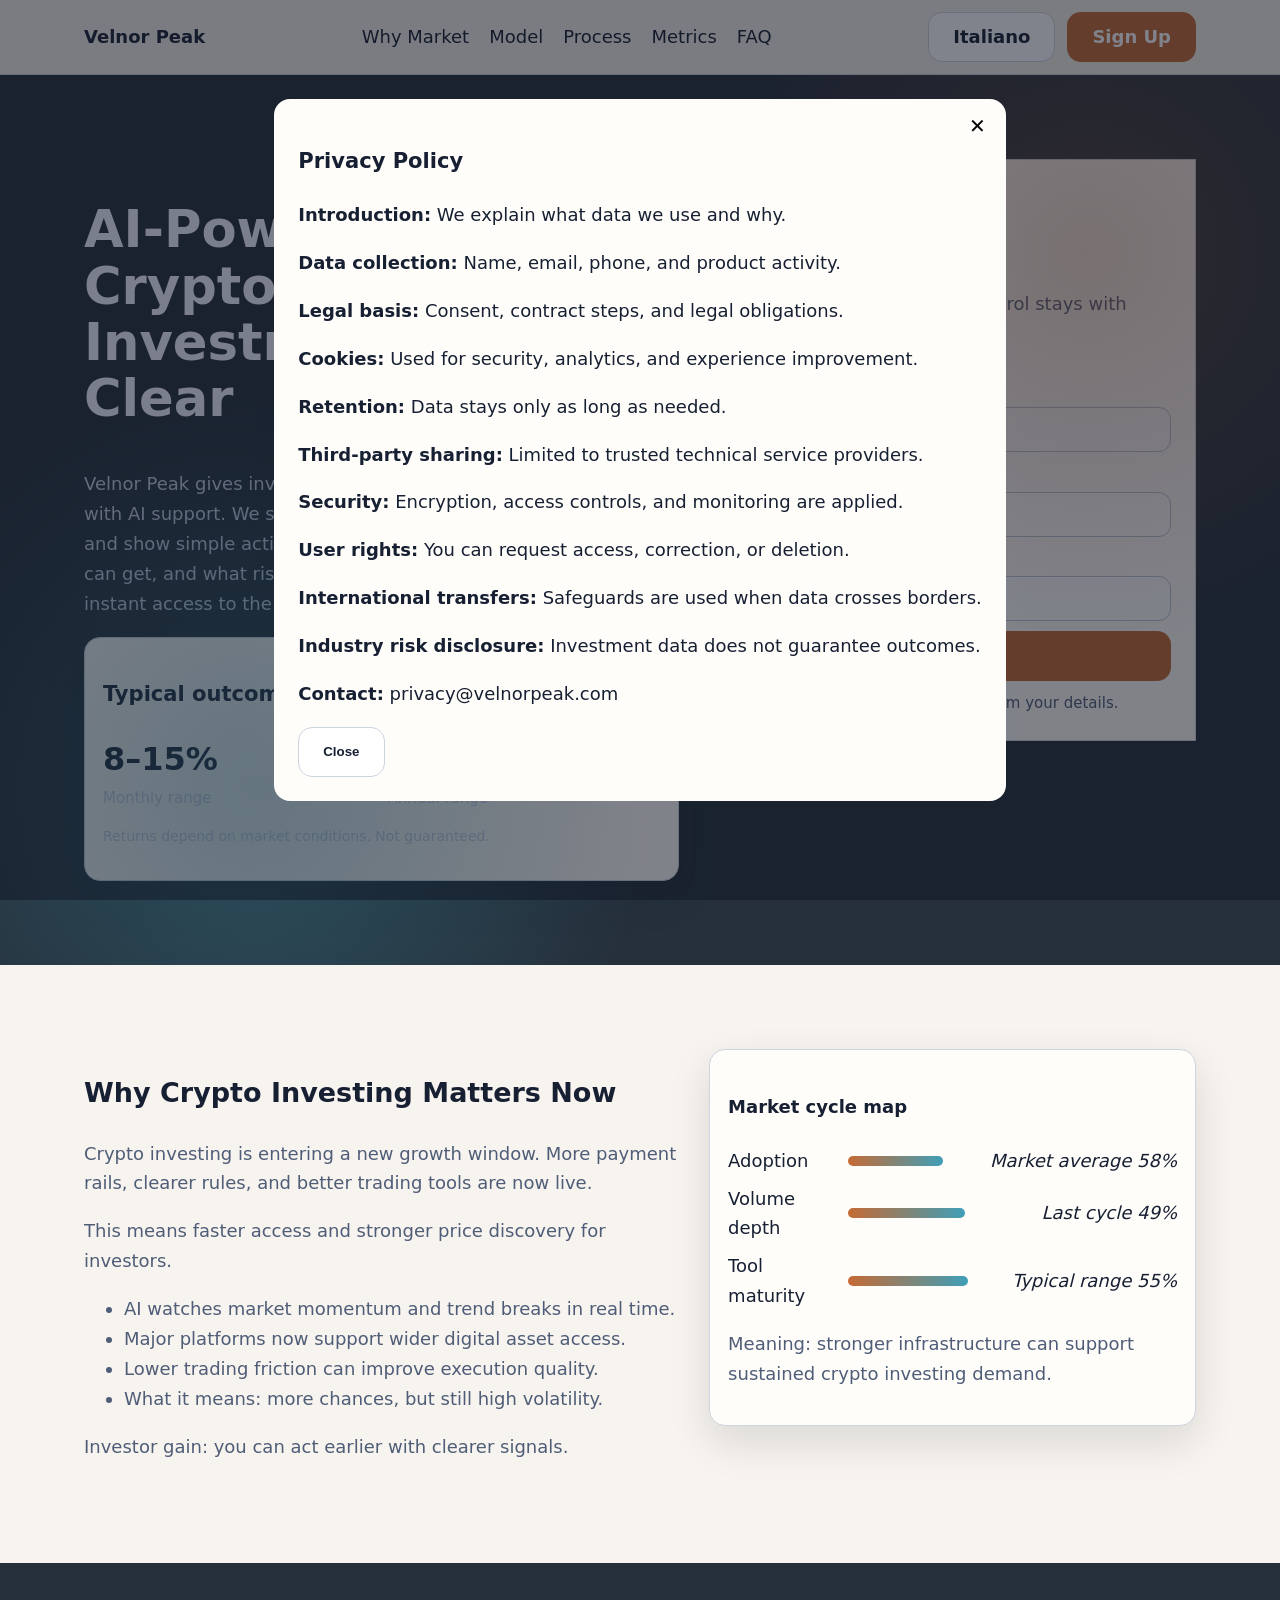
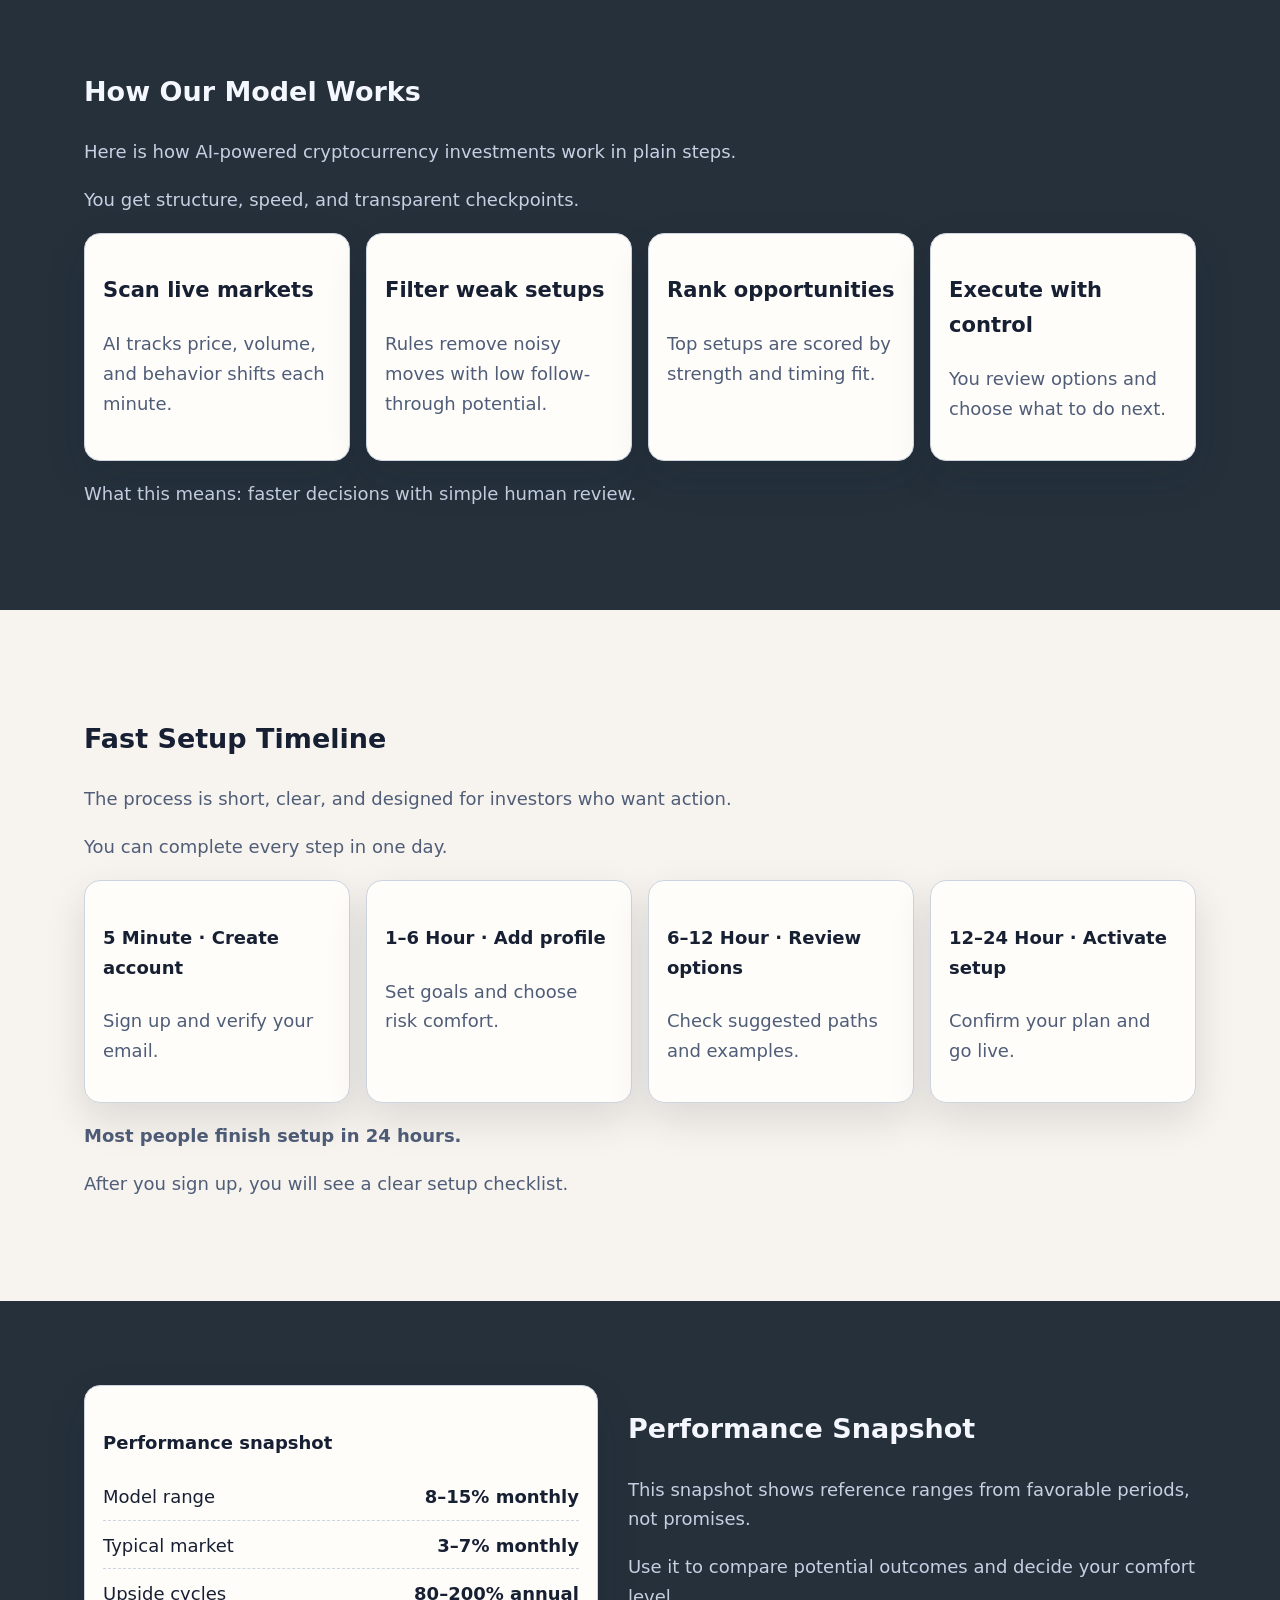
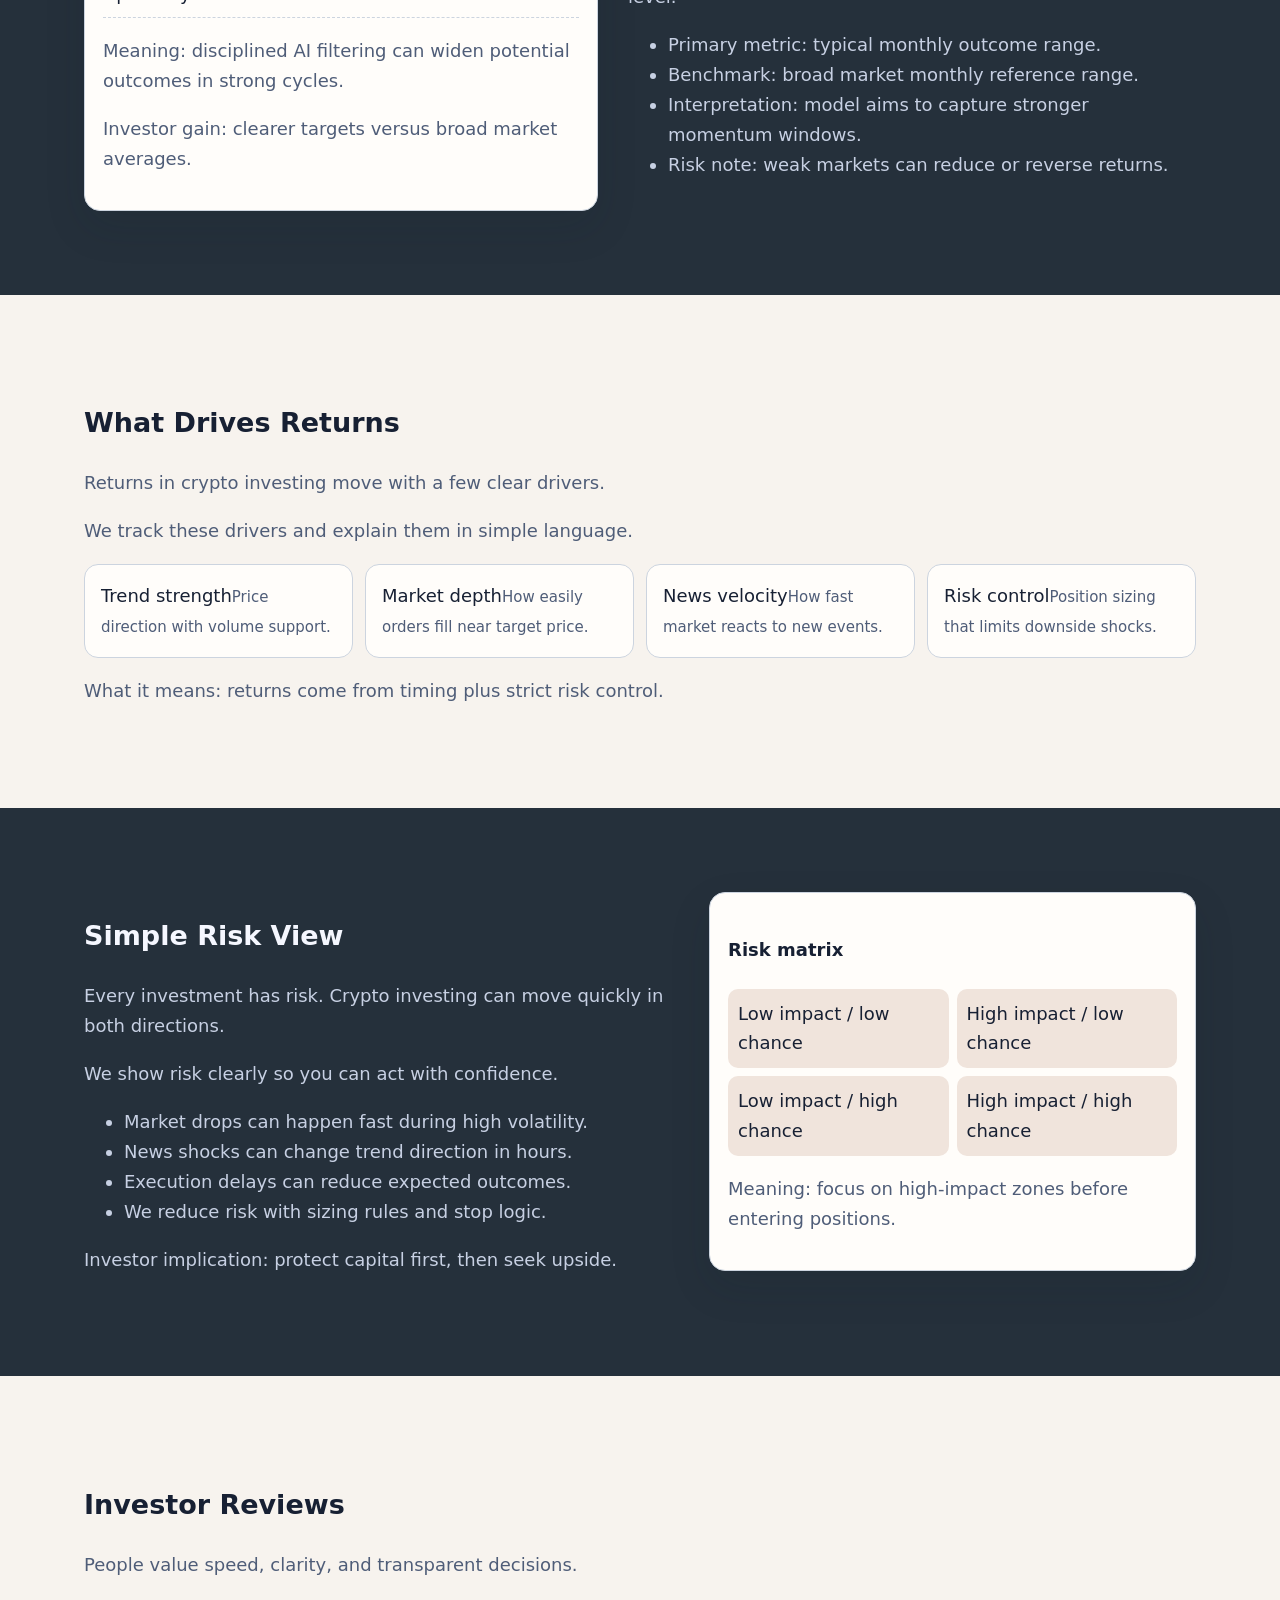
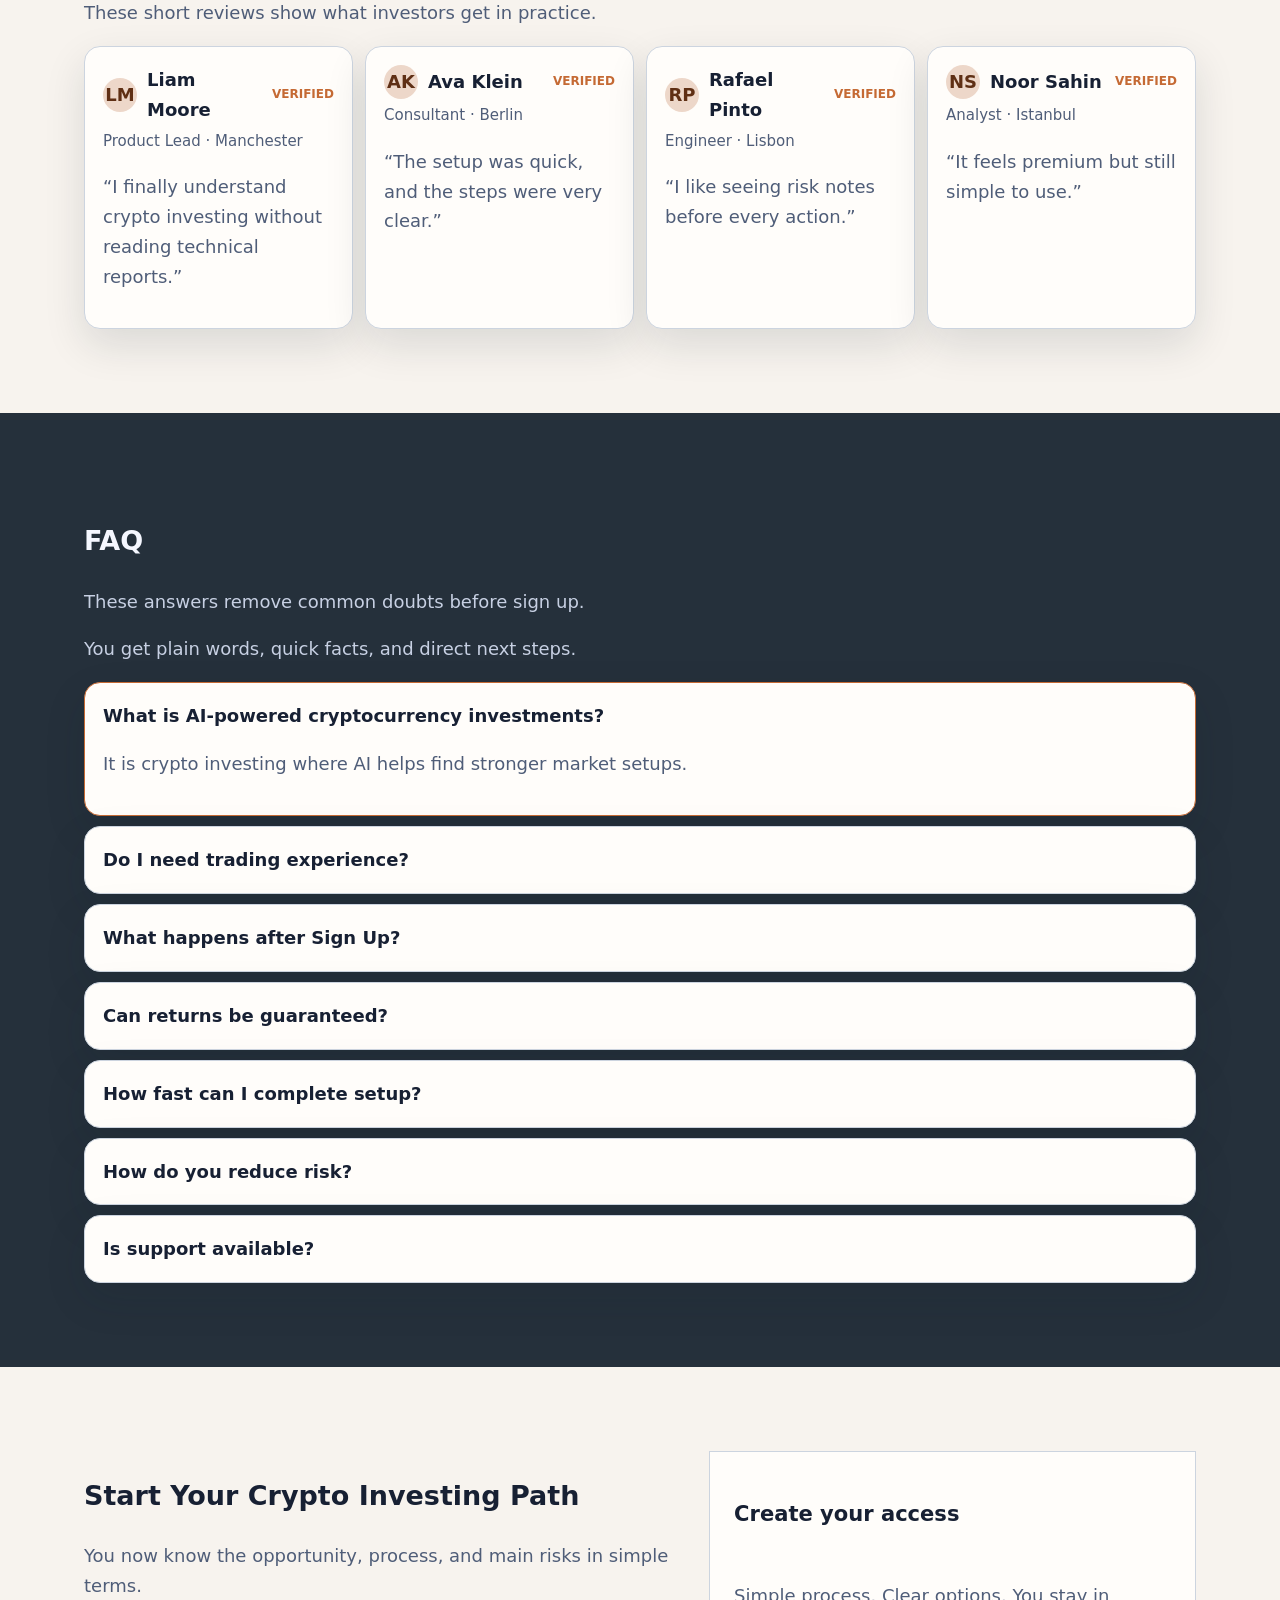
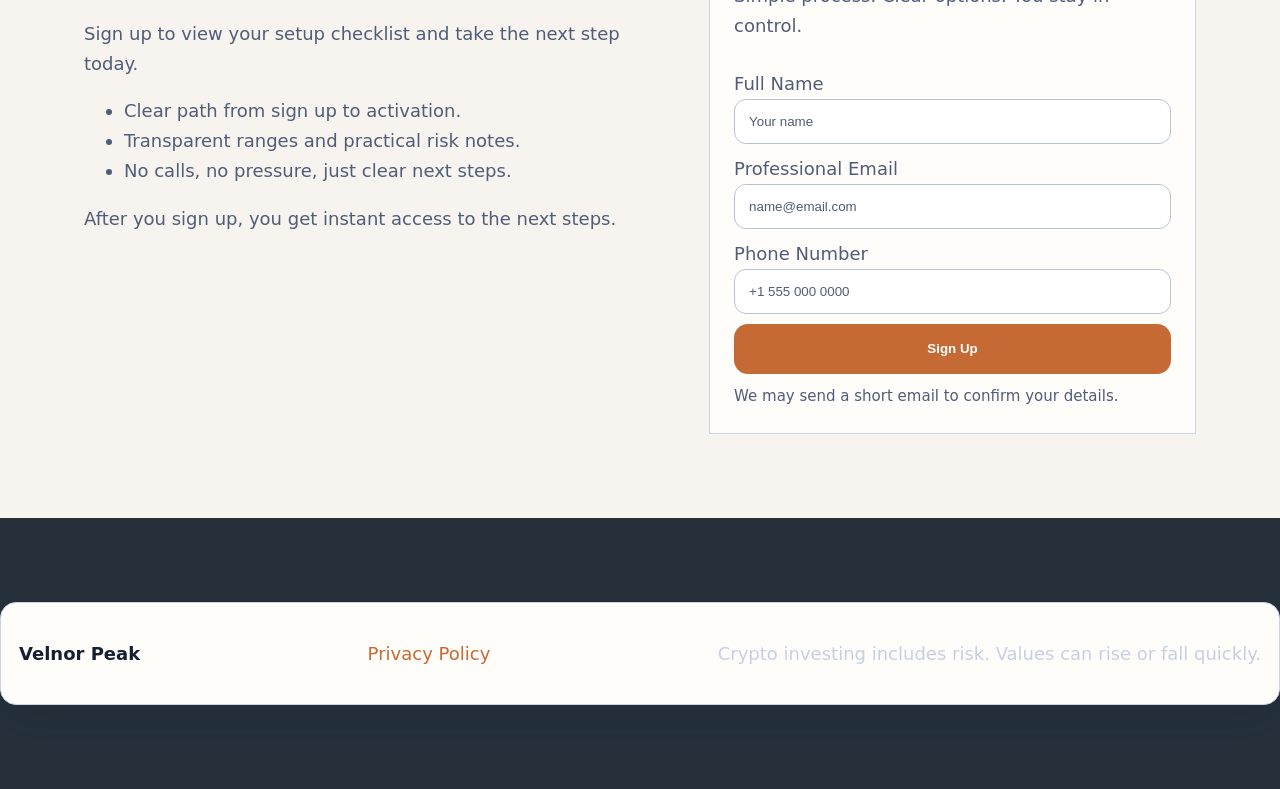
<file: it/index.html>
<!-- DESIGN SEED: 4821 -->
<!doctype html>
<html lang="en">
<head>
  <meta charset="UTF-8" />
  <meta name="viewport" content="width=device-width, initial-scale=1.0" />
  <title>Velnor Peak | AI-Powered Cryptocurrency Investments - Italiano</title>
  <meta name="description" content="Velnor Peak helps investors use AI-powered cryptocurrency investments with clear steps, risks, and transparent outcomes. Page: Italiano." />
  <link rel="canonical" href="https://velnorpeak.com/it/index.html" />
  <meta property="og:title" content="Velnor Peak | AI-Powered Cryptocurrency Investments - Italiano" />
  <meta property="og:description" content="Velnor Peak helps investors use AI-powered cryptocurrency investments with clear steps, risks, and transparent outcomes. Page: Italiano." />
  <meta property="og:type" content="website" />
  <meta property="og:url" content="https://velnorpeak.com/it/index.html" />
  <meta name="twitter:card" content="summary_large_image" />
  <meta name="twitter:title" content="Velnor Peak | AI-Powered Cryptocurrency Investments - Italiano" />
  <meta name="twitter:description" content="Velnor Peak helps investors use AI-powered cryptocurrency investments with clear steps, risks, and transparent outcomes. Page: Italiano." />
  <link rel="alternate" hreflang="en" href="https://velnorpeak.com/index.html" />
  <link rel="alternate" hreflang="de" href="https://velnorpeak.com/de/index.html" />
  <link rel="alternate" hreflang="fr" href="https://velnorpeak.com/fr/index.html" />
  <link rel="alternate" hreflang="es" href="https://velnorpeak.com/es/index.html" />
  <link rel="alternate" hreflang="it" href="https://velnorpeak.com/it/index.html" />
  <link rel="alternate" hreflang="tr" href="https://velnorpeak.com/tr/index.html" />
  <link rel="alternate" hreflang="pt" href="https://velnorpeak.com/pt/index.html" />
  <link rel="alternate" hreflang="ja" href="https://velnorpeak.com/jp/index.html" />
  <link rel="alternate" hreflang="sk" href="https://velnorpeak.com/sk/index.html" />
  <link rel="alternate" hreflang="nl-BE" href="https://velnorpeak.com/be/index.html" />
  <link rel="alternate" hreflang="x-default" href="https://velnorpeak.com/index.html" />
  <link rel="stylesheet" href="../assets/style.css" />
  <script defer src="../assets/app.js"></script>
</head>
<body>
<header class="site-header" id="top">
  <div class="container header-bar">
    <a class="brand" href="../index.html">Velnor Peak</a>
    <nav class="main-nav" aria-label="Primary">
      <a href="#market">Why Market</a><a href="#model">Model</a><a href="#process">Process</a><a href="#metrics">Metrics</a><a href="#faq">FAQ</a>
    </nav>
    <div class="header-actions">
      <div class="lang-wrap" data-dropdown>
        <button class="lang-btn" type="button" aria-expanded="false" aria-controls="lang-menu">Italiano</button>
        <div id="lang-menu" class="lang-menu" role="menu"><a href="../index.html"><svg viewBox="0 0 24 16" aria-hidden="true"><rect width="24" height="16" fill="#012169"/><path d="M0 0l24 16M24 0L0 16" stroke="#fff" stroke-width="3"/><path d="M0 0l24 16M24 0L0 16" stroke="#C8102E" stroke-width="1.5"/><rect x="10" width="4" height="16" fill="#fff"/><rect y="6" width="24" height="4" fill="#fff"/><rect x="11" width="2" height="16" fill="#C8102E"/><rect y="7" width="24" height="2" fill="#C8102E"/></svg>English</a>
<a href="../de/index.html"><svg viewBox="0 0 24 16" aria-hidden="true"><rect width="24" height="16" fill="#000"/><rect y="5.33" width="24" height="5.33" fill="#DD0000"/><rect y="10.66" width="24" height="5.34" fill="#FFCE00"/></svg>Deutsch</a>
<a href="../fr/index.html"><svg viewBox="0 0 24 16" aria-hidden="true"><rect width="8" height="16" fill="#0055A4"/><rect x="8" width="8" height="16" fill="#fff"/><rect x="16" width="8" height="16" fill="#EF4135"/></svg>Français</a>
<a href="../es/index.html"><svg viewBox="0 0 24 16" aria-hidden="true"><rect width="24" height="16" fill="#AA151B"/><rect y="4" width="24" height="8" fill="#F1BF00"/></svg>Español</a>
<a href="../it/index.html"><svg viewBox="0 0 24 16" aria-hidden="true"><rect width="8" height="16" fill="#009246"/><rect x="8" width="8" height="16" fill="#fff"/><rect x="16" width="8" height="16" fill="#CE2B37"/></svg>Italiano</a>
<a href="../tr/index.html"><svg viewBox="0 0 24 16" aria-hidden="true"><rect width="24" height="16" fill="#E30A17"/><circle cx="10" cy="8" r="4" fill="#fff"/><circle cx="11" cy="8" r="3.2" fill="#E30A17"/><polygon points="14,8 17,6.8 17,9.2" fill="#fff"/></svg>Türkçe</a>
<a href="../pt/index.html"><svg viewBox="0 0 24 16" aria-hidden="true"><rect width="10" height="16" fill="#006600"/><rect x="10" width="14" height="16" fill="#FF0000"/></svg>Português</a>
<a href="../jp/index.html"><svg viewBox="0 0 24 16" aria-hidden="true"><rect width="24" height="16" fill="#fff" stroke="#ddd"/><circle cx="12" cy="8" r="4" fill="#BC002D"/></svg>日本語</a>
<a href="../sk/index.html"><svg viewBox="0 0 24 16" aria-hidden="true"><rect width="24" height="16" fill="#fff"/><rect y="5.33" width="24" height="5.33" fill="#0B4EA2"/><rect y="10.66" width="24" height="5.34" fill="#EE1C25"/></svg>Slovak</a>
<a href="../be/index.html"><svg viewBox="0 0 24 16" aria-hidden="true"><rect width="8" height="16" fill="#000"/><rect x="8" width="8" height="16" fill="#FFD90C"/><rect x="16" width="8" height="16" fill="#EF3340"/></svg>Nederlands (BE)</a></div>
      </div>
      <a href="#final-cta" class="btn btn-primary">Sign Up</a>
      <button class="burger" type="button" aria-label="Open menu" aria-expanded="false">☰</button>
    </div>
  </div>
  <aside class="mobile-drawer" aria-hidden="true">
    <button class="drawer-close" type="button" aria-label="Close menu">✕</button>
    <nav aria-label="Mobile">
      <a href="#market">Why Market</a><a href="#model">Model</a><a href="#process">Process</a><a href="#metrics">Metrics</a><a href="#faq">FAQ</a>
    </nav>
    <div class="lang-wrap" data-dropdown>
      <button class="lang-btn" type="button" aria-expanded="false" aria-controls="lang-menu-mobile">Italiano</button>
      <div id="lang-menu-mobile" class="lang-menu" role="menu"><a href="../index.html"><svg viewBox="0 0 24 16" aria-hidden="true"><rect width="24" height="16" fill="#012169"/><path d="M0 0l24 16M24 0L0 16" stroke="#fff" stroke-width="3"/><path d="M0 0l24 16M24 0L0 16" stroke="#C8102E" stroke-width="1.5"/><rect x="10" width="4" height="16" fill="#fff"/><rect y="6" width="24" height="4" fill="#fff"/><rect x="11" width="2" height="16" fill="#C8102E"/><rect y="7" width="24" height="2" fill="#C8102E"/></svg>English</a>
<a href="../de/index.html"><svg viewBox="0 0 24 16" aria-hidden="true"><rect width="24" height="16" fill="#000"/><rect y="5.33" width="24" height="5.33" fill="#DD0000"/><rect y="10.66" width="24" height="5.34" fill="#FFCE00"/></svg>Deutsch</a>
<a href="../fr/index.html"><svg viewBox="0 0 24 16" aria-hidden="true"><rect width="8" height="16" fill="#0055A4"/><rect x="8" width="8" height="16" fill="#fff"/><rect x="16" width="8" height="16" fill="#EF4135"/></svg>Français</a>
<a href="../es/index.html"><svg viewBox="0 0 24 16" aria-hidden="true"><rect width="24" height="16" fill="#AA151B"/><rect y="4" width="24" height="8" fill="#F1BF00"/></svg>Español</a>
<a href="../it/index.html"><svg viewBox="0 0 24 16" aria-hidden="true"><rect width="8" height="16" fill="#009246"/><rect x="8" width="8" height="16" fill="#fff"/><rect x="16" width="8" height="16" fill="#CE2B37"/></svg>Italiano</a>
<a href="../tr/index.html"><svg viewBox="0 0 24 16" aria-hidden="true"><rect width="24" height="16" fill="#E30A17"/><circle cx="10" cy="8" r="4" fill="#fff"/><circle cx="11" cy="8" r="3.2" fill="#E30A17"/><polygon points="14,8 17,6.8 17,9.2" fill="#fff"/></svg>Türkçe</a>
<a href="../pt/index.html"><svg viewBox="0 0 24 16" aria-hidden="true"><rect width="10" height="16" fill="#006600"/><rect x="10" width="14" height="16" fill="#FF0000"/></svg>Português</a>
<a href="../jp/index.html"><svg viewBox="0 0 24 16" aria-hidden="true"><rect width="24" height="16" fill="#fff" stroke="#ddd"/><circle cx="12" cy="8" r="4" fill="#BC002D"/></svg>日本語</a>
<a href="../sk/index.html"><svg viewBox="0 0 24 16" aria-hidden="true"><rect width="24" height="16" fill="#fff"/><rect y="5.33" width="24" height="5.33" fill="#0B4EA2"/><rect y="10.66" width="24" height="5.34" fill="#EE1C25"/></svg>Slovak</a>
<a href="../be/index.html"><svg viewBox="0 0 24 16" aria-hidden="true"><rect width="8" height="16" fill="#000"/><rect x="8" width="8" height="16" fill="#FFD90C"/><rect x="16" width="8" height="16" fill="#EF3340"/></svg>Nederlands (BE)</a></div>
    </div>
    <a href="#final-cta" class="btn btn-primary">Sign Up</a>
  </aside>
</header>
<main>
<section class="section dark hero" id="hero"><div class="glow"></div><div class="container hero-grid"><div>
<h1>AI-Powered Cryptocurrency Investments Made Clear</h1>
<p>Velnor Peak gives investors a clear way to use crypto investing with AI support. We scan fast market shifts, filter weak setups, and show simple actions. You see what matters now, what you can get, and what risks to watch. After you sign up, you get instant access to the next steps.</p>
<div class="hero-panel performance"><h3>Typical outcome range</h3><div class="perf-split"><div><strong>8–15%</strong><small>Monthly range</small></div><div><strong>80–200%</strong><small>Annual range</small></div></div><p class="micro">Returns depend on market conditions. Not guaranteed.</p></div>
</div>
<form class="form-card" aria-label="Hero sign up form"><h3 class="form-title">Start in minutes</h3><p class="form-sub">Clear setup. No calls. Full control stays with you.</p><label>Full Name<input type="text" placeholder="Your name" required></label><label>Professional Email<input type="email" placeholder="name@email.com" required></label><label>Phone Number<input type="tel" placeholder="+1 555 000 0000" required></label><button class="btn btn-primary" type="submit">Sign Up</button><small>We may send a short email to confirm your details.</small></form>
</div></section>
<section class="section light" id="market"><div class="container split"><div><h2>Why Crypto Investing Matters Now</h2><p>Crypto investing is entering a new growth window. More payment rails, clearer rules, and better trading tools are now live.</p><p>This means faster access and stronger price discovery for investors.</p><ul><li>AI watches market momentum and trend breaks in real time.</li><li>Major platforms now support wider digital asset access.</li><li>Lower trading friction can improve execution quality.</li><li>What it means: more chances, but still high volatility.</li></ul><p class="meaning">Investor gain: you can act earlier with clearer signals.</p></div><div class="visual-card"><h4>Market cycle map</h4><div class="alloc-bars"><div><span>Adoption</span><b style="width:72%"></b><em>Market average 58%</em></div><div><span>Volume depth</span><b style="width:64%"></b><em>Last cycle 49%</em></div><div><span>Tool maturity</span><b style="width:78%"></b><em>Typical range 55%</em></div></div><p>Meaning: stronger infrastructure can support sustained crypto investing demand.</p></div></div></section>
<section class="section dark" id="model"><div class="container"><h2>How Our Model Works</h2><p>Here is how AI-powered cryptocurrency investments work in plain steps.</p><p>You get structure, speed, and transparent checkpoints.</p><div class="grid-4"><article class="card"><h3>Scan live markets</h3><p>AI tracks price, volume, and behavior shifts each minute.</p></article><article class="card"><h3>Filter weak setups</h3><p>Rules remove noisy moves with low follow-through potential.</p></article><article class="card"><h3>Rank opportunities</h3><p>Top setups are scored by strength and timing fit.</p></article><article class="card"><h3>Execute with control</h3><p>You review options and choose what to do next.</p></article></div><p class="meaning">What this means: faster decisions with simple human review.</p></div></section>
<section class="section light" id="process"><div class="container"><h2>Fast Setup Timeline</h2><p>The process is short, clear, and designed for investors who want action.</p><p>You can complete every step in one day.</p><div class="grid-4 process-grid"><article class="process-card"><h4>5 Minute · Create account</h4><p>Sign up and verify your email.</p></article><article class="process-card"><h4>1–6 Hour · Add profile</h4><p>Set goals and choose risk comfort.</p></article><article class="process-card"><h4>6–12 Hour · Review options</h4><p>Check suggested paths and examples.</p></article><article class="process-card"><h4>12–24 Hour · Activate setup</h4><p>Confirm your plan and go live.</p></article></div><p><strong>Most people finish setup in 24 hours.</strong></p><p>After you sign up, you will see a clear setup checklist.</p></div></section>
<section class="section dark" id="metrics"><div class="container split rev"><div class="visual-card"><h4>Performance snapshot</h4><div class="compare"><div><span>Model range</span><b>8–15% monthly</b></div><div><span>Typical market</span><b>3–7% monthly</b></div><div><span>Upside cycles</span><b>80–200% annual</b></div></div><p>Meaning: disciplined AI filtering can widen potential outcomes in strong cycles.</p><p class="gain">Investor gain: clearer targets versus broad market averages.</p></div><div><h2>Performance Snapshot</h2><p>This snapshot shows reference ranges from favorable periods, not promises.</p><p>Use it to compare potential outcomes and decide your comfort level.</p><ul><li>Primary metric: typical monthly outcome range.</li><li>Benchmark: broad market monthly reference range.</li><li>Interpretation: model aims to capture stronger momentum windows.</li><li>Risk note: weak markets can reduce or reverse returns.</li></ul></div></div></section>
<section class="section light" id="insights"><div class="container"><h2>What Drives Returns</h2><p>Returns in crypto investing move with a few clear drivers.</p><p>We track these drivers and explain them in simple language.</p><div class="insight-diagram"><div class="node">Trend strength<small>Price direction with volume support.</small></div><div class="node">Market depth<small>How easily orders fill near target price.</small></div><div class="node">News velocity<small>How fast market reacts to new events.</small></div><div class="node">Risk control<small>Position sizing that limits downside shocks.</small></div></div><p class="meaning">What it means: returns come from timing plus strict risk control.</p></div></section>
<section class="section dark" id="risk"><div class="container split"><div><h2>Simple Risk View</h2><p>Every investment has risk. Crypto investing can move quickly in both directions.</p><p>We show risk clearly so you can act with confidence.</p><ul><li>Market drops can happen fast during high volatility.</li><li>News shocks can change trend direction in hours.</li><li>Execution delays can reduce expected outcomes.</li><li>We reduce risk with sizing rules and stop logic.</li></ul><p class="meaning">Investor implication: protect capital first, then seek upside.</p></div><div class="visual-card"><h4>Risk matrix</h4><div class="matrix"><span>Low impact / low chance</span><span>High impact / low chance</span><span>Low impact / high chance</span><span>High impact / high chance</span></div><p>Meaning: focus on high-impact zones before entering positions.</p></div></div></section>
<section class="section light" id="reviews"><div class="container"><h2>Investor Reviews</h2><p>People value speed, clarity, and transparent decisions.</p><p>These short reviews show what investors get in practice.</p><div class="reviews-grid">
<article class="review-card"><div class="review-head"><span class="avatar">LM</span><h4>Liam Moore</h4><strong>VERIFIED</strong></div><small>Product Lead · Manchester</small><p>“I finally understand crypto investing without reading technical reports.”</p></article>
<article class="review-card"><div class="review-head"><span class="avatar">AK</span><h4>Ava Klein</h4><strong>VERIFIED</strong></div><small>Consultant · Berlin</small><p>“The setup was quick, and the steps were very clear.”</p></article>
<article class="review-card"><div class="review-head"><span class="avatar">RP</span><h4>Rafael Pinto</h4><strong>VERIFIED</strong></div><small>Engineer · Lisbon</small><p>“I like seeing risk notes before every action.”</p></article>
<article class="review-card"><div class="review-head"><span class="avatar">NS</span><h4>Noor Sahin</h4><strong>VERIFIED</strong></div><small>Analyst · Istanbul</small><p>“It feels premium but still simple to use.”</p></article>
</div></div></section>
<section class="section dark" id="faq"><div class="container"><h2>FAQ</h2><p>These answers remove common doubts before sign up.</p><p>You get plain words, quick facts, and direct next steps.</p><div class="faq-list">
<details class="faq-item" open><summary>What is AI-powered cryptocurrency investments?</summary><p>It is crypto investing where AI helps find stronger market setups.</p></details>
<details class="faq-item"><summary>Do I need trading experience?</summary><p>No. The flow explains each step in simple language.</p></details>
<details class="faq-item"><summary>What happens after Sign Up?</summary><p>After you sign up, you can review the options and choose what to do next.</p></details>
<details class="faq-item"><summary>Can returns be guaranteed?</summary><p>No. Returns depend on market conditions and can vary widely.</p></details>
<details class="faq-item"><summary>How fast can I complete setup?</summary><p>Most investors finish setup in less than 24 hours.</p></details>
<details class="faq-item"><summary>How do you reduce risk?</summary><p>We use position sizing and stop logic to limit downside.</p></details>
<details class="faq-item"><summary>Is support available?</summary><p>You can use in-product guidance and email confirmation support.</p></details>
</div></div></section>
<section class="section light" id="final-cta"><div class="container split"><div><h2>Start Your Crypto Investing Path</h2><p>You now know the opportunity, process, and main risks in simple terms.</p><p>Sign up to view your setup checklist and take the next step today.</p><ul><li>Clear path from sign up to activation.</li><li>Transparent ranges and practical risk notes.</li><li>No calls, no pressure, just clear next steps.</li></ul><p class="meaning">After you sign up, you get instant access to the next steps.</p></div>
<form class="form-card" aria-label="Final sign up form"><h3 class="form-title">Create your access</h3><p class="form-sub">Simple process. Clear options. You stay in control.</p><label>Full Name<input type="text" placeholder="Your name" required></label><label>Professional Email<input type="email" placeholder="name@email.com" required></label><label>Phone Number<input type="tel" placeholder="+1 555 000 0000" required></label><button class="btn btn-primary" type="submit">Sign Up</button><small>We may send a short email to confirm your details.</small></form>
</div></section>
</main>
<footer class="section dark"><div class="container footer-panel"><strong>Velnor Peak</strong><a href="#" data-open-privacy>Privacy Policy</a><p>Crypto investing includes risk. Values can rise or fall quickly.</p></div></footer>
<div class="privacy-modal" role="dialog" aria-modal="true" aria-labelledby="privacy-title" hidden>
  <div class="privacy-content"><button class="modal-x" aria-label="Close privacy">✕</button><h3 id="privacy-title">Privacy Policy</h3>
  <p><strong>Introduction:</strong> We explain what data we use and why.</p>
  <p><strong>Data collection:</strong> Name, email, phone, and product activity.</p>
  <p><strong>Legal basis:</strong> Consent, contract steps, and legal obligations.</p>
  <p><strong>Cookies:</strong> Used for security, analytics, and experience improvement.</p>
  <p><strong>Retention:</strong> Data stays only as long as needed.</p>
  <p><strong>Third-party sharing:</strong> Limited to trusted technical service providers.</p>
  <p><strong>Security:</strong> Encryption, access controls, and monitoring are applied.</p>
  <p><strong>User rights:</strong> You can request access, correction, or deletion.</p>
  <p><strong>International transfers:</strong> Safeguards are used when data crosses borders.</p>
  <p><strong>Industry risk disclosure:</strong> Investment data does not guarantee outcomes.</p>
  <p><strong>Contact:</strong> privacy@velnorpeak.com</p>
  <div class="modal-footer"><button class="btn" data-close-privacy>Close</button></div>
  </div>
</div>
<script type="application/ld+json">{"@context":"https://schema.org","@graph":[{"@type":"Organization","name":"Velnor Peak","url":"https://velnorpeak.com/"},{"@type":"WebSite","name":"Velnor Peak","url":"https://velnorpeak.com/"},{"@type":"FAQPage","mainEntity":[{"@type":"Question","name":"What is AI-powered cryptocurrency investments?","acceptedAnswer":{"@type":"Answer","text":"It is crypto investing where AI helps find stronger market setups."}},{"@type":"Question","name":"Can returns be guaranteed?","acceptedAnswer":{"@type":"Answer","text":"No. Returns depend on market conditions and can vary widely."}}]},{"@type":"Review","author":{"@type":"Person","name":"Liam Moore"},"reviewBody":"I finally understand crypto investing without reading technical reports.","reviewRating":{"@type":"Rating","ratingValue":"5"}}]}</script>
</body></html>
</file>
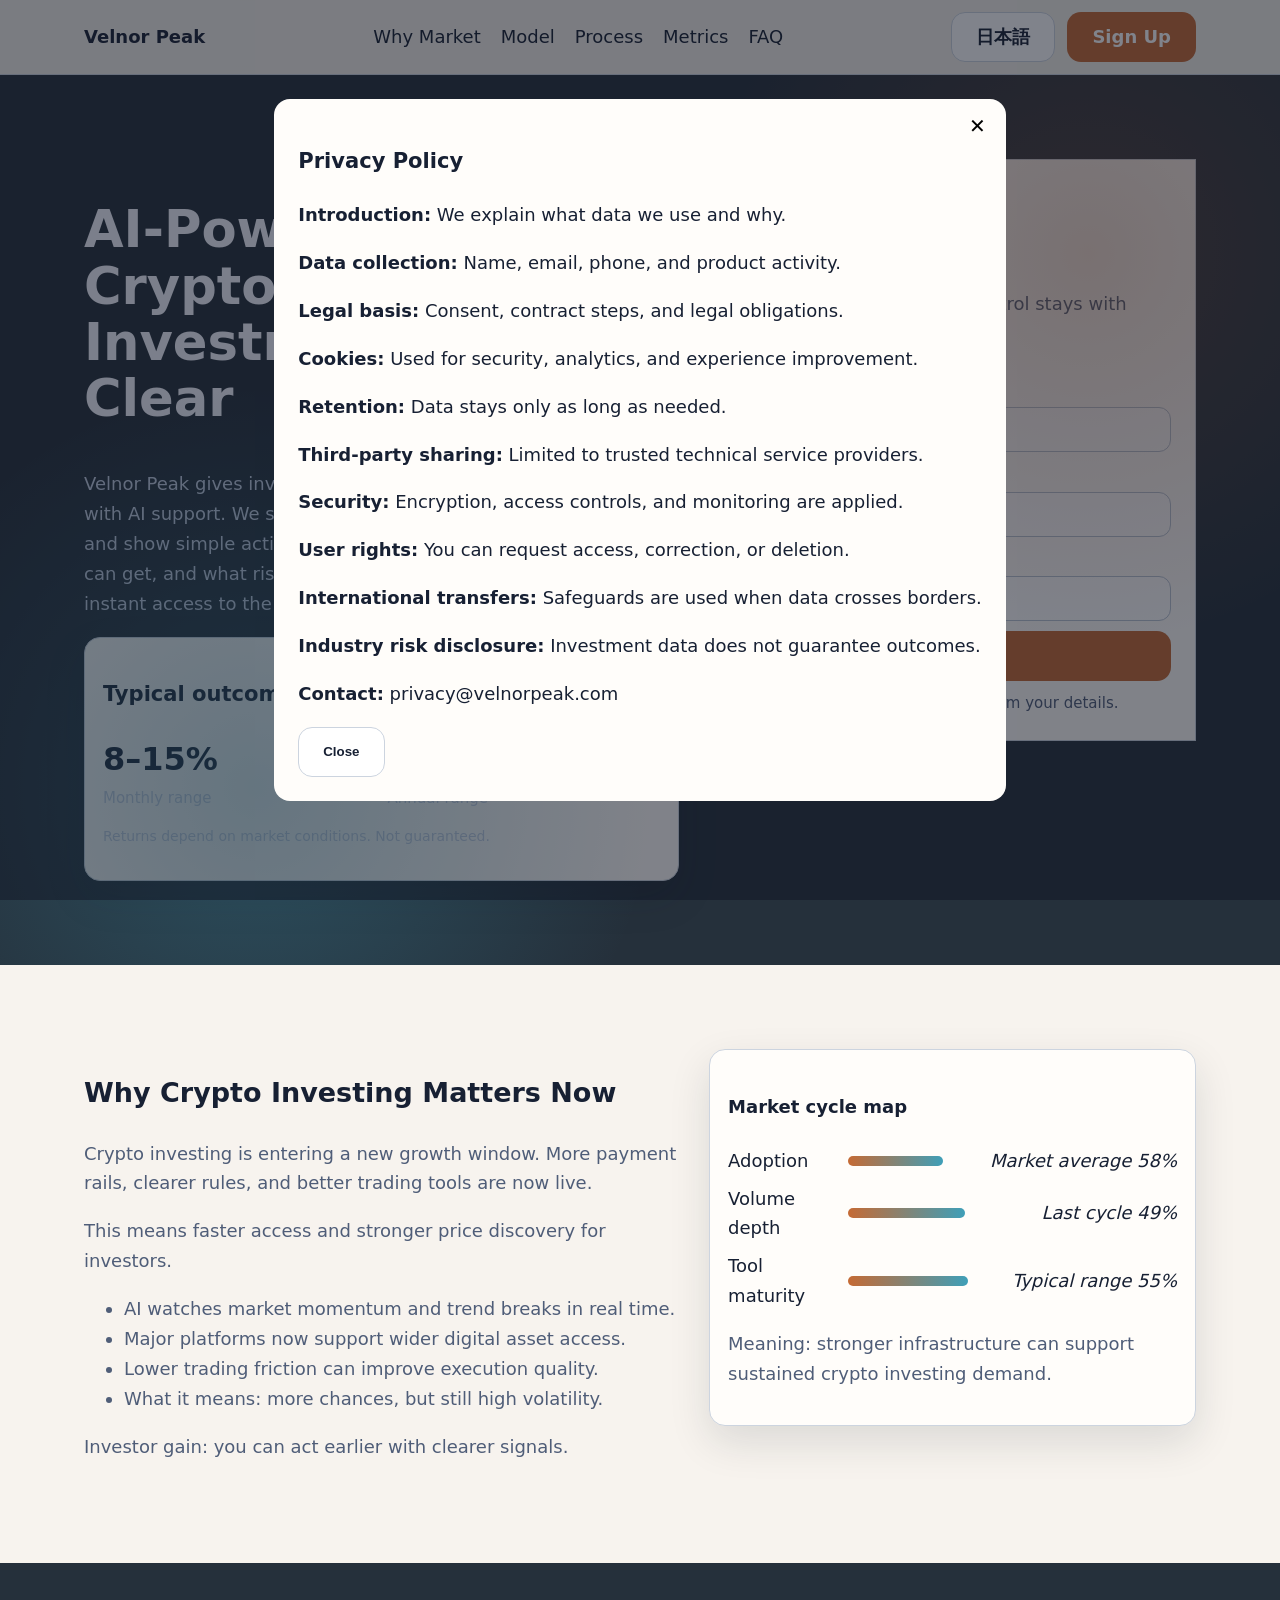
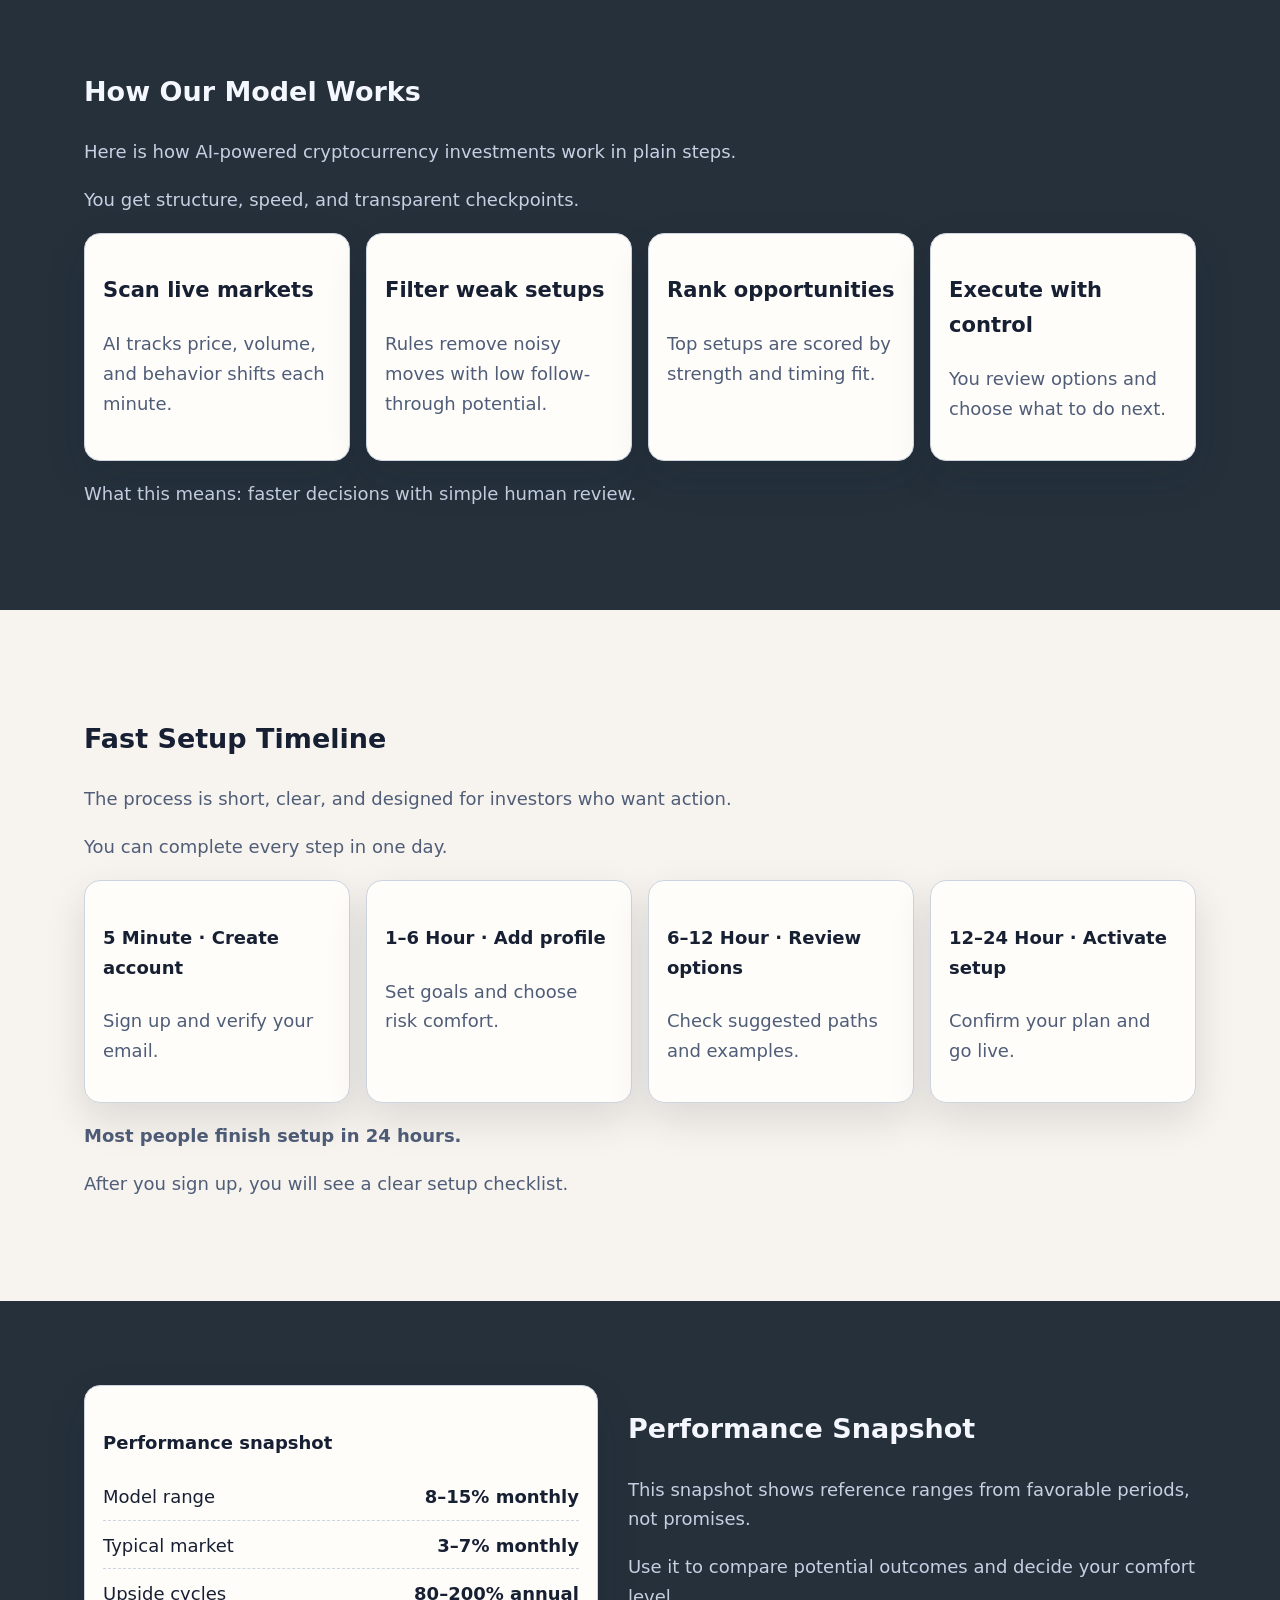
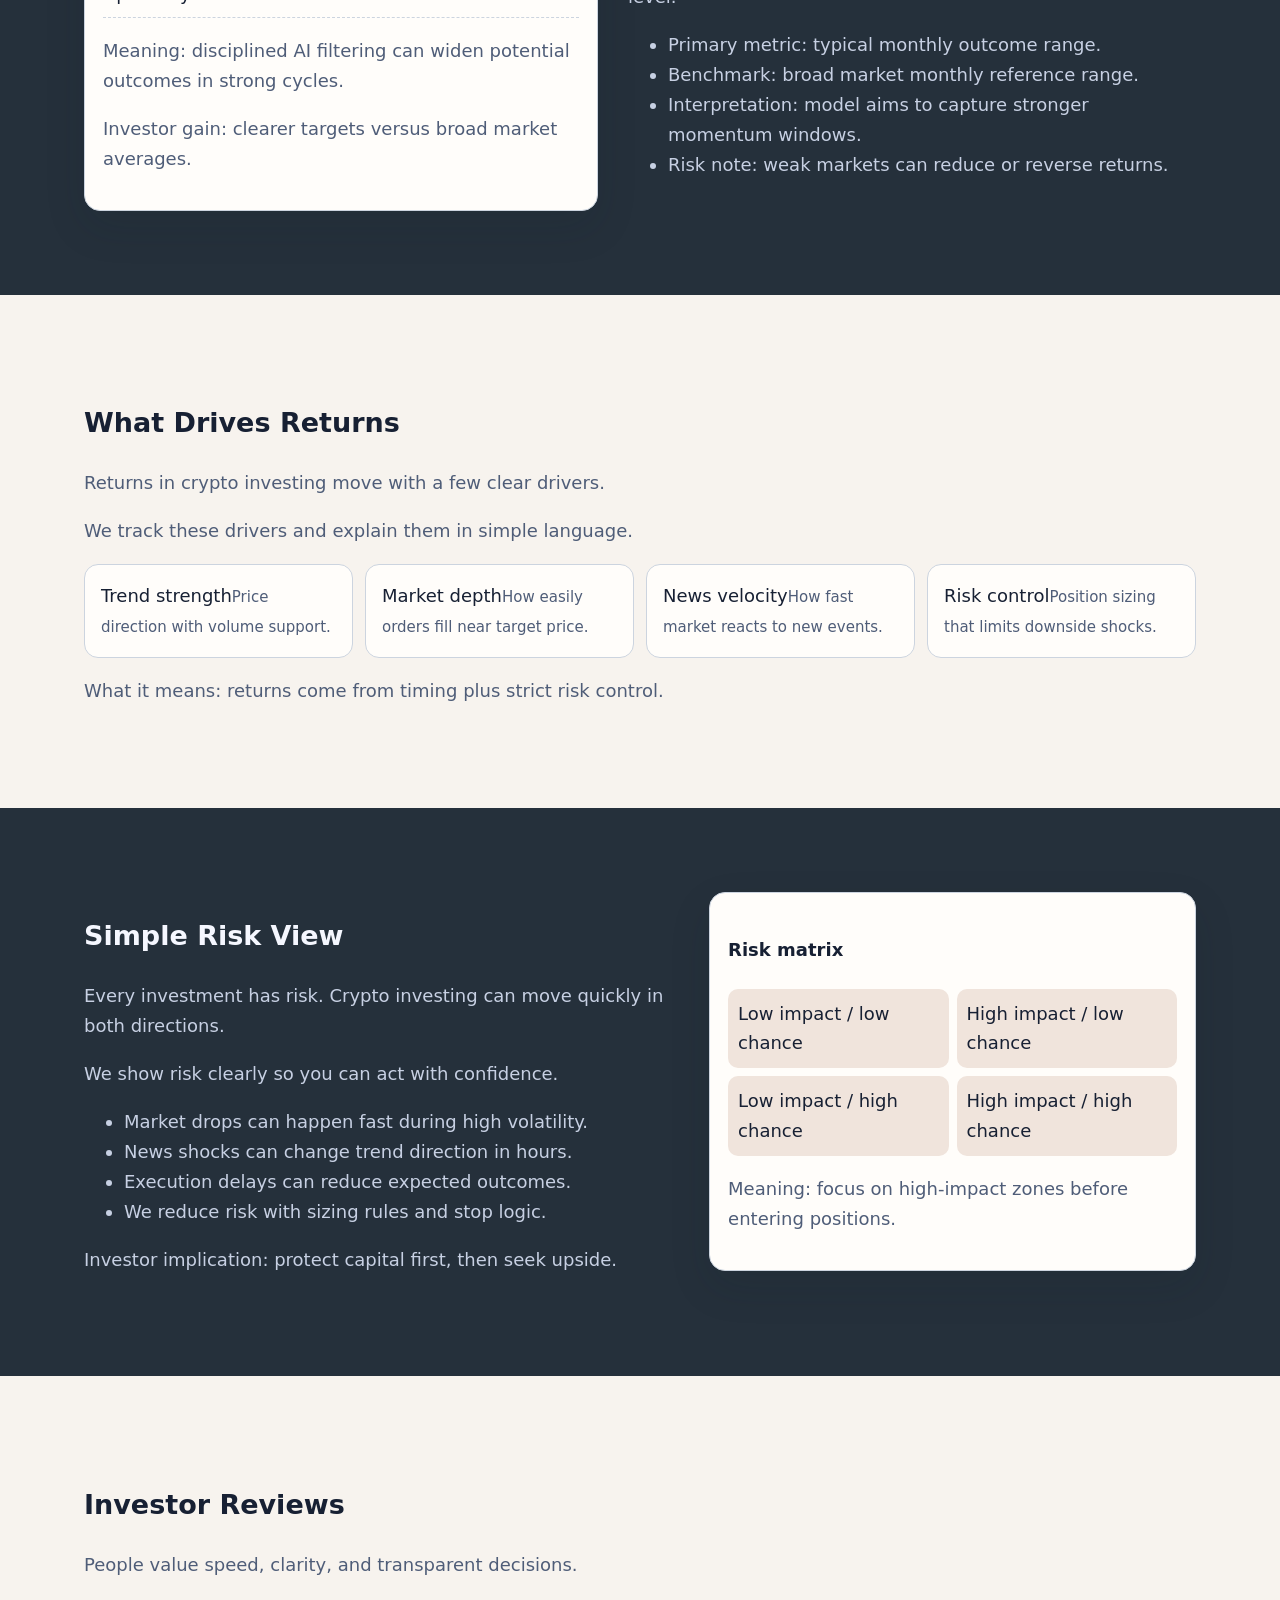
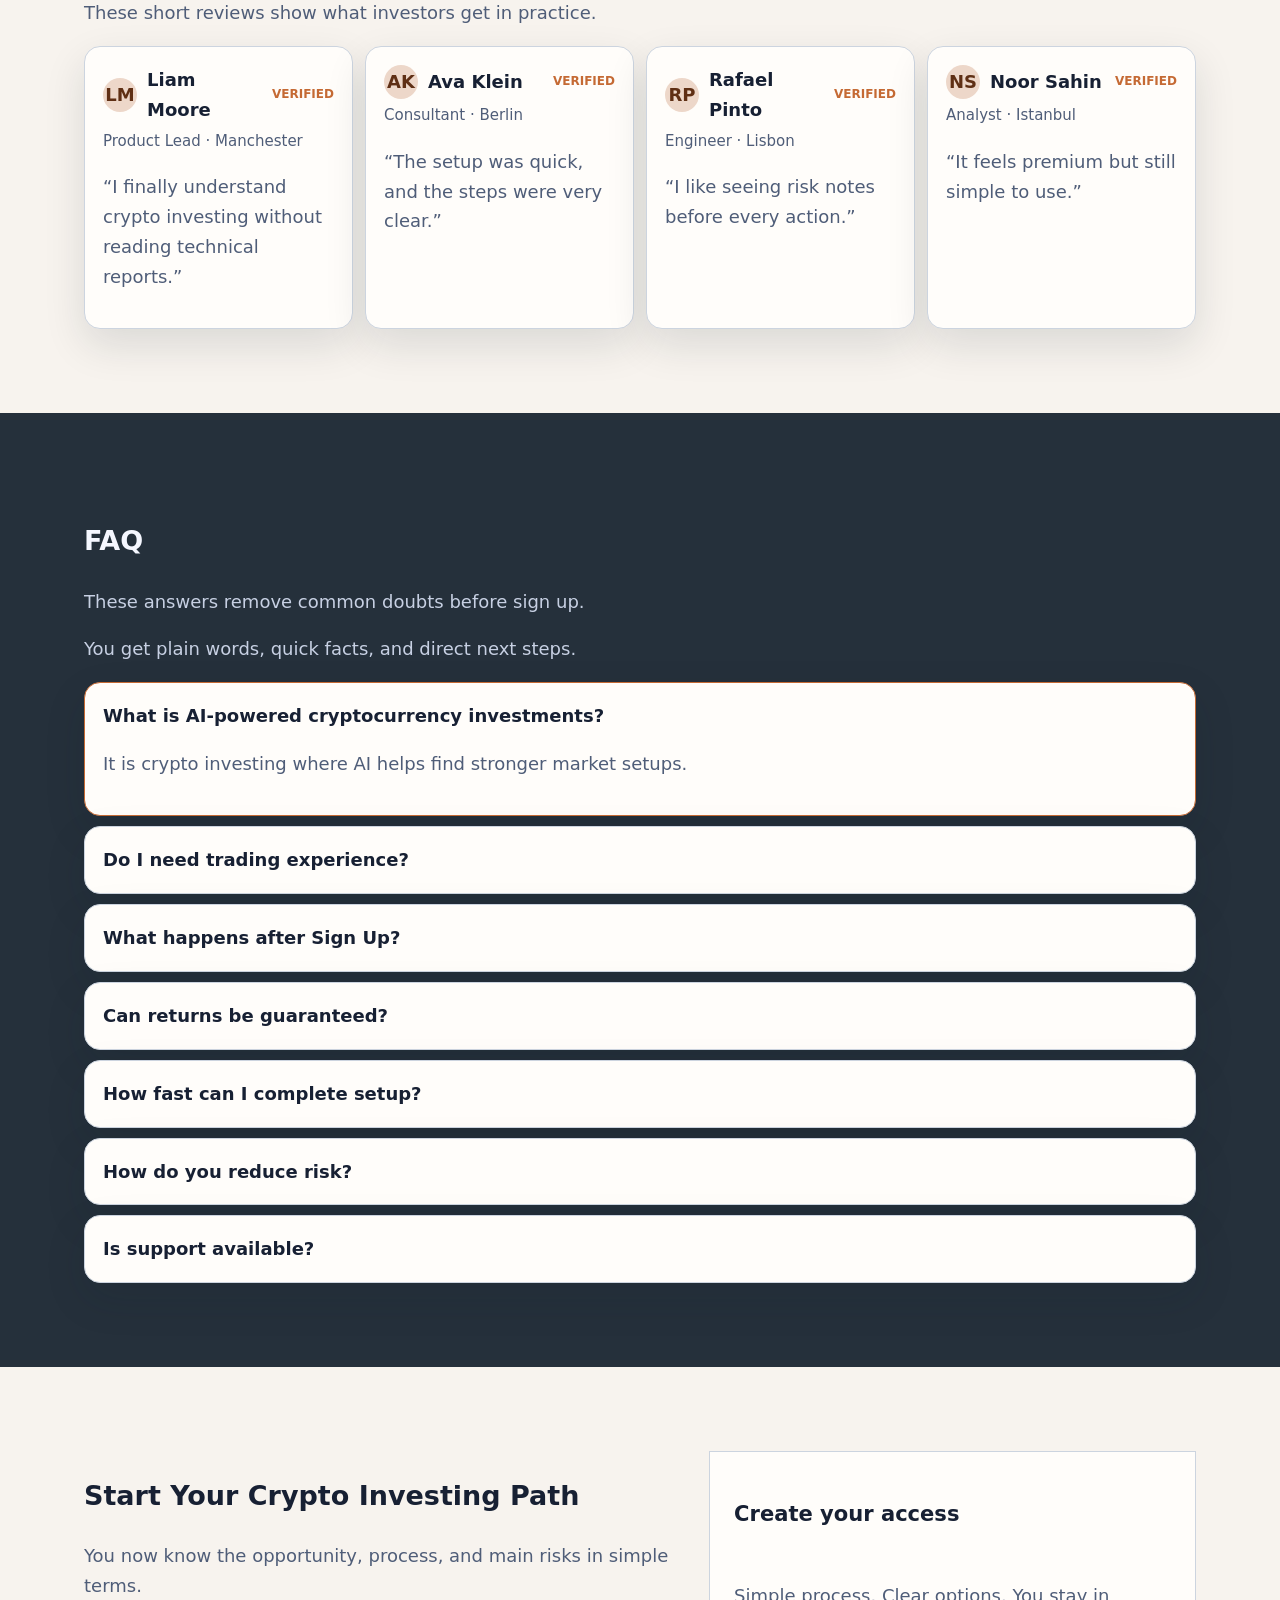
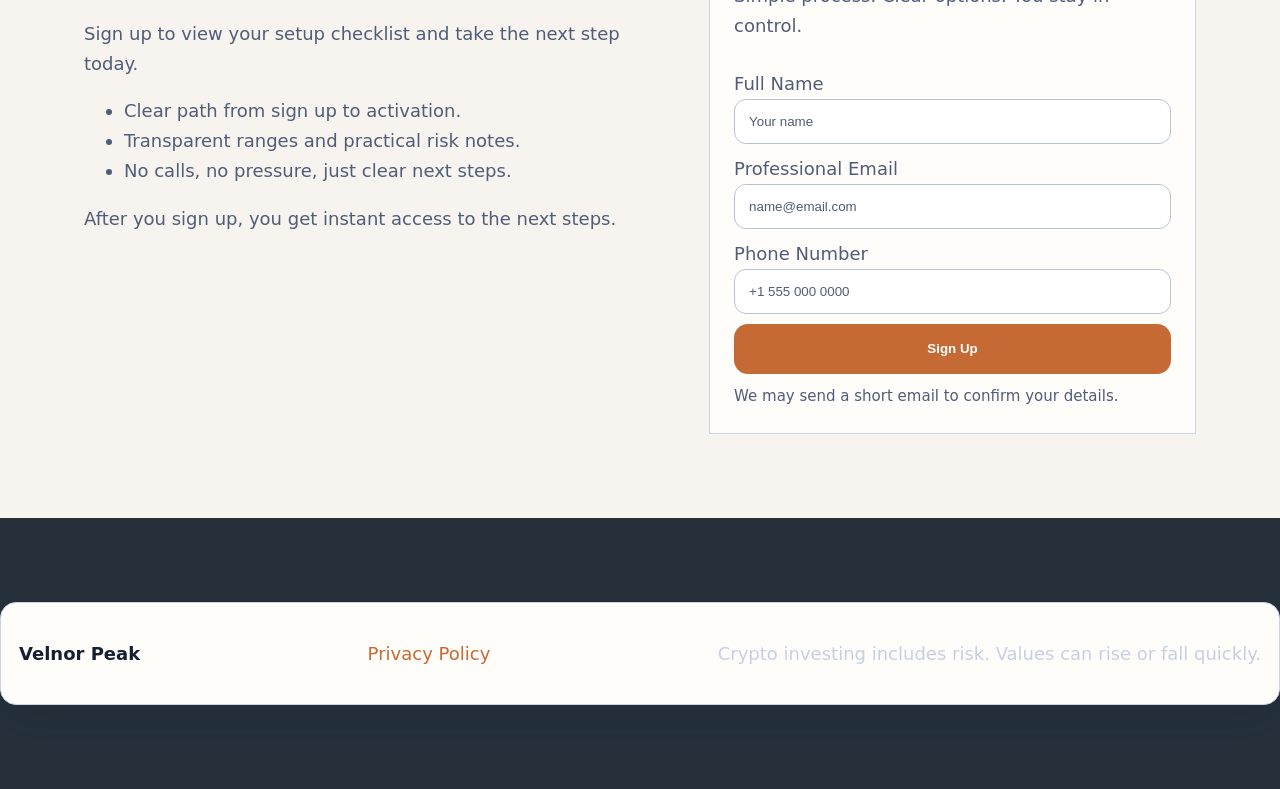
<file: jp/index.html>
<!-- DESIGN SEED: 4821 -->
<!doctype html>
<html lang="en">
<head>
  <meta charset="UTF-8" />
  <meta name="viewport" content="width=device-width, initial-scale=1.0" />
  <title>Velnor Peak | AI-Powered Cryptocurrency Investments - 日本語</title>
  <meta name="description" content="Velnor Peak helps investors use AI-powered cryptocurrency investments with clear steps, risks, and transparent outcomes. Page: 日本語." />
  <link rel="canonical" href="https://velnorpeak.com/jp/index.html" />
  <meta property="og:title" content="Velnor Peak | AI-Powered Cryptocurrency Investments - 日本語" />
  <meta property="og:description" content="Velnor Peak helps investors use AI-powered cryptocurrency investments with clear steps, risks, and transparent outcomes. Page: 日本語." />
  <meta property="og:type" content="website" />
  <meta property="og:url" content="https://velnorpeak.com/jp/index.html" />
  <meta name="twitter:card" content="summary_large_image" />
  <meta name="twitter:title" content="Velnor Peak | AI-Powered Cryptocurrency Investments - 日本語" />
  <meta name="twitter:description" content="Velnor Peak helps investors use AI-powered cryptocurrency investments with clear steps, risks, and transparent outcomes. Page: 日本語." />
  <link rel="alternate" hreflang="en" href="https://velnorpeak.com/index.html" />
  <link rel="alternate" hreflang="de" href="https://velnorpeak.com/de/index.html" />
  <link rel="alternate" hreflang="fr" href="https://velnorpeak.com/fr/index.html" />
  <link rel="alternate" hreflang="es" href="https://velnorpeak.com/es/index.html" />
  <link rel="alternate" hreflang="it" href="https://velnorpeak.com/it/index.html" />
  <link rel="alternate" hreflang="tr" href="https://velnorpeak.com/tr/index.html" />
  <link rel="alternate" hreflang="pt" href="https://velnorpeak.com/pt/index.html" />
  <link rel="alternate" hreflang="ja" href="https://velnorpeak.com/jp/index.html" />
  <link rel="alternate" hreflang="sk" href="https://velnorpeak.com/sk/index.html" />
  <link rel="alternate" hreflang="nl-BE" href="https://velnorpeak.com/be/index.html" />
  <link rel="alternate" hreflang="x-default" href="https://velnorpeak.com/index.html" />
  <link rel="stylesheet" href="../assets/style.css" />
  <script defer src="../assets/app.js"></script>
</head>
<body>
<header class="site-header" id="top">
  <div class="container header-bar">
    <a class="brand" href="../index.html">Velnor Peak</a>
    <nav class="main-nav" aria-label="Primary">
      <a href="#market">Why Market</a><a href="#model">Model</a><a href="#process">Process</a><a href="#metrics">Metrics</a><a href="#faq">FAQ</a>
    </nav>
    <div class="header-actions">
      <div class="lang-wrap" data-dropdown>
        <button class="lang-btn" type="button" aria-expanded="false" aria-controls="lang-menu">日本語</button>
        <div id="lang-menu" class="lang-menu" role="menu"><a href="../index.html"><svg viewBox="0 0 24 16" aria-hidden="true"><rect width="24" height="16" fill="#012169"/><path d="M0 0l24 16M24 0L0 16" stroke="#fff" stroke-width="3"/><path d="M0 0l24 16M24 0L0 16" stroke="#C8102E" stroke-width="1.5"/><rect x="10" width="4" height="16" fill="#fff"/><rect y="6" width="24" height="4" fill="#fff"/><rect x="11" width="2" height="16" fill="#C8102E"/><rect y="7" width="24" height="2" fill="#C8102E"/></svg>English</a>
<a href="../de/index.html"><svg viewBox="0 0 24 16" aria-hidden="true"><rect width="24" height="16" fill="#000"/><rect y="5.33" width="24" height="5.33" fill="#DD0000"/><rect y="10.66" width="24" height="5.34" fill="#FFCE00"/></svg>Deutsch</a>
<a href="../fr/index.html"><svg viewBox="0 0 24 16" aria-hidden="true"><rect width="8" height="16" fill="#0055A4"/><rect x="8" width="8" height="16" fill="#fff"/><rect x="16" width="8" height="16" fill="#EF4135"/></svg>Français</a>
<a href="../es/index.html"><svg viewBox="0 0 24 16" aria-hidden="true"><rect width="24" height="16" fill="#AA151B"/><rect y="4" width="24" height="8" fill="#F1BF00"/></svg>Español</a>
<a href="../it/index.html"><svg viewBox="0 0 24 16" aria-hidden="true"><rect width="8" height="16" fill="#009246"/><rect x="8" width="8" height="16" fill="#fff"/><rect x="16" width="8" height="16" fill="#CE2B37"/></svg>Italiano</a>
<a href="../tr/index.html"><svg viewBox="0 0 24 16" aria-hidden="true"><rect width="24" height="16" fill="#E30A17"/><circle cx="10" cy="8" r="4" fill="#fff"/><circle cx="11" cy="8" r="3.2" fill="#E30A17"/><polygon points="14,8 17,6.8 17,9.2" fill="#fff"/></svg>Türkçe</a>
<a href="../pt/index.html"><svg viewBox="0 0 24 16" aria-hidden="true"><rect width="10" height="16" fill="#006600"/><rect x="10" width="14" height="16" fill="#FF0000"/></svg>Português</a>
<a href="../jp/index.html"><svg viewBox="0 0 24 16" aria-hidden="true"><rect width="24" height="16" fill="#fff" stroke="#ddd"/><circle cx="12" cy="8" r="4" fill="#BC002D"/></svg>日本語</a>
<a href="../sk/index.html"><svg viewBox="0 0 24 16" aria-hidden="true"><rect width="24" height="16" fill="#fff"/><rect y="5.33" width="24" height="5.33" fill="#0B4EA2"/><rect y="10.66" width="24" height="5.34" fill="#EE1C25"/></svg>Slovak</a>
<a href="../be/index.html"><svg viewBox="0 0 24 16" aria-hidden="true"><rect width="8" height="16" fill="#000"/><rect x="8" width="8" height="16" fill="#FFD90C"/><rect x="16" width="8" height="16" fill="#EF3340"/></svg>Nederlands (BE)</a></div>
      </div>
      <a href="#final-cta" class="btn btn-primary">Sign Up</a>
      <button class="burger" type="button" aria-label="Open menu" aria-expanded="false">☰</button>
    </div>
  </div>
  <aside class="mobile-drawer" aria-hidden="true">
    <button class="drawer-close" type="button" aria-label="Close menu">✕</button>
    <nav aria-label="Mobile">
      <a href="#market">Why Market</a><a href="#model">Model</a><a href="#process">Process</a><a href="#metrics">Metrics</a><a href="#faq">FAQ</a>
    </nav>
    <div class="lang-wrap" data-dropdown>
      <button class="lang-btn" type="button" aria-expanded="false" aria-controls="lang-menu-mobile">日本語</button>
      <div id="lang-menu-mobile" class="lang-menu" role="menu"><a href="../index.html"><svg viewBox="0 0 24 16" aria-hidden="true"><rect width="24" height="16" fill="#012169"/><path d="M0 0l24 16M24 0L0 16" stroke="#fff" stroke-width="3"/><path d="M0 0l24 16M24 0L0 16" stroke="#C8102E" stroke-width="1.5"/><rect x="10" width="4" height="16" fill="#fff"/><rect y="6" width="24" height="4" fill="#fff"/><rect x="11" width="2" height="16" fill="#C8102E"/><rect y="7" width="24" height="2" fill="#C8102E"/></svg>English</a>
<a href="../de/index.html"><svg viewBox="0 0 24 16" aria-hidden="true"><rect width="24" height="16" fill="#000"/><rect y="5.33" width="24" height="5.33" fill="#DD0000"/><rect y="10.66" width="24" height="5.34" fill="#FFCE00"/></svg>Deutsch</a>
<a href="../fr/index.html"><svg viewBox="0 0 24 16" aria-hidden="true"><rect width="8" height="16" fill="#0055A4"/><rect x="8" width="8" height="16" fill="#fff"/><rect x="16" width="8" height="16" fill="#EF4135"/></svg>Français</a>
<a href="../es/index.html"><svg viewBox="0 0 24 16" aria-hidden="true"><rect width="24" height="16" fill="#AA151B"/><rect y="4" width="24" height="8" fill="#F1BF00"/></svg>Español</a>
<a href="../it/index.html"><svg viewBox="0 0 24 16" aria-hidden="true"><rect width="8" height="16" fill="#009246"/><rect x="8" width="8" height="16" fill="#fff"/><rect x="16" width="8" height="16" fill="#CE2B37"/></svg>Italiano</a>
<a href="../tr/index.html"><svg viewBox="0 0 24 16" aria-hidden="true"><rect width="24" height="16" fill="#E30A17"/><circle cx="10" cy="8" r="4" fill="#fff"/><circle cx="11" cy="8" r="3.2" fill="#E30A17"/><polygon points="14,8 17,6.8 17,9.2" fill="#fff"/></svg>Türkçe</a>
<a href="../pt/index.html"><svg viewBox="0 0 24 16" aria-hidden="true"><rect width="10" height="16" fill="#006600"/><rect x="10" width="14" height="16" fill="#FF0000"/></svg>Português</a>
<a href="../jp/index.html"><svg viewBox="0 0 24 16" aria-hidden="true"><rect width="24" height="16" fill="#fff" stroke="#ddd"/><circle cx="12" cy="8" r="4" fill="#BC002D"/></svg>日本語</a>
<a href="../sk/index.html"><svg viewBox="0 0 24 16" aria-hidden="true"><rect width="24" height="16" fill="#fff"/><rect y="5.33" width="24" height="5.33" fill="#0B4EA2"/><rect y="10.66" width="24" height="5.34" fill="#EE1C25"/></svg>Slovak</a>
<a href="../be/index.html"><svg viewBox="0 0 24 16" aria-hidden="true"><rect width="8" height="16" fill="#000"/><rect x="8" width="8" height="16" fill="#FFD90C"/><rect x="16" width="8" height="16" fill="#EF3340"/></svg>Nederlands (BE)</a></div>
    </div>
    <a href="#final-cta" class="btn btn-primary">Sign Up</a>
  </aside>
</header>
<main>
<section class="section dark hero" id="hero"><div class="glow"></div><div class="container hero-grid"><div>
<h1>AI-Powered Cryptocurrency Investments Made Clear</h1>
<p>Velnor Peak gives investors a clear way to use crypto investing with AI support. We scan fast market shifts, filter weak setups, and show simple actions. You see what matters now, what you can get, and what risks to watch. After you sign up, you get instant access to the next steps.</p>
<div class="hero-panel performance"><h3>Typical outcome range</h3><div class="perf-split"><div><strong>8–15%</strong><small>Monthly range</small></div><div><strong>80–200%</strong><small>Annual range</small></div></div><p class="micro">Returns depend on market conditions. Not guaranteed.</p></div>
</div>
<form class="form-card" aria-label="Hero sign up form"><h3 class="form-title">Start in minutes</h3><p class="form-sub">Clear setup. No calls. Full control stays with you.</p><label>Full Name<input type="text" placeholder="Your name" required></label><label>Professional Email<input type="email" placeholder="name@email.com" required></label><label>Phone Number<input type="tel" placeholder="+1 555 000 0000" required></label><button class="btn btn-primary" type="submit">Sign Up</button><small>We may send a short email to confirm your details.</small></form>
</div></section>
<section class="section light" id="market"><div class="container split"><div><h2>Why Crypto Investing Matters Now</h2><p>Crypto investing is entering a new growth window. More payment rails, clearer rules, and better trading tools are now live.</p><p>This means faster access and stronger price discovery for investors.</p><ul><li>AI watches market momentum and trend breaks in real time.</li><li>Major platforms now support wider digital asset access.</li><li>Lower trading friction can improve execution quality.</li><li>What it means: more chances, but still high volatility.</li></ul><p class="meaning">Investor gain: you can act earlier with clearer signals.</p></div><div class="visual-card"><h4>Market cycle map</h4><div class="alloc-bars"><div><span>Adoption</span><b style="width:72%"></b><em>Market average 58%</em></div><div><span>Volume depth</span><b style="width:64%"></b><em>Last cycle 49%</em></div><div><span>Tool maturity</span><b style="width:78%"></b><em>Typical range 55%</em></div></div><p>Meaning: stronger infrastructure can support sustained crypto investing demand.</p></div></div></section>
<section class="section dark" id="model"><div class="container"><h2>How Our Model Works</h2><p>Here is how AI-powered cryptocurrency investments work in plain steps.</p><p>You get structure, speed, and transparent checkpoints.</p><div class="grid-4"><article class="card"><h3>Scan live markets</h3><p>AI tracks price, volume, and behavior shifts each minute.</p></article><article class="card"><h3>Filter weak setups</h3><p>Rules remove noisy moves with low follow-through potential.</p></article><article class="card"><h3>Rank opportunities</h3><p>Top setups are scored by strength and timing fit.</p></article><article class="card"><h3>Execute with control</h3><p>You review options and choose what to do next.</p></article></div><p class="meaning">What this means: faster decisions with simple human review.</p></div></section>
<section class="section light" id="process"><div class="container"><h2>Fast Setup Timeline</h2><p>The process is short, clear, and designed for investors who want action.</p><p>You can complete every step in one day.</p><div class="grid-4 process-grid"><article class="process-card"><h4>5 Minute · Create account</h4><p>Sign up and verify your email.</p></article><article class="process-card"><h4>1–6 Hour · Add profile</h4><p>Set goals and choose risk comfort.</p></article><article class="process-card"><h4>6–12 Hour · Review options</h4><p>Check suggested paths and examples.</p></article><article class="process-card"><h4>12–24 Hour · Activate setup</h4><p>Confirm your plan and go live.</p></article></div><p><strong>Most people finish setup in 24 hours.</strong></p><p>After you sign up, you will see a clear setup checklist.</p></div></section>
<section class="section dark" id="metrics"><div class="container split rev"><div class="visual-card"><h4>Performance snapshot</h4><div class="compare"><div><span>Model range</span><b>8–15% monthly</b></div><div><span>Typical market</span><b>3–7% monthly</b></div><div><span>Upside cycles</span><b>80–200% annual</b></div></div><p>Meaning: disciplined AI filtering can widen potential outcomes in strong cycles.</p><p class="gain">Investor gain: clearer targets versus broad market averages.</p></div><div><h2>Performance Snapshot</h2><p>This snapshot shows reference ranges from favorable periods, not promises.</p><p>Use it to compare potential outcomes and decide your comfort level.</p><ul><li>Primary metric: typical monthly outcome range.</li><li>Benchmark: broad market monthly reference range.</li><li>Interpretation: model aims to capture stronger momentum windows.</li><li>Risk note: weak markets can reduce or reverse returns.</li></ul></div></div></section>
<section class="section light" id="insights"><div class="container"><h2>What Drives Returns</h2><p>Returns in crypto investing move with a few clear drivers.</p><p>We track these drivers and explain them in simple language.</p><div class="insight-diagram"><div class="node">Trend strength<small>Price direction with volume support.</small></div><div class="node">Market depth<small>How easily orders fill near target price.</small></div><div class="node">News velocity<small>How fast market reacts to new events.</small></div><div class="node">Risk control<small>Position sizing that limits downside shocks.</small></div></div><p class="meaning">What it means: returns come from timing plus strict risk control.</p></div></section>
<section class="section dark" id="risk"><div class="container split"><div><h2>Simple Risk View</h2><p>Every investment has risk. Crypto investing can move quickly in both directions.</p><p>We show risk clearly so you can act with confidence.</p><ul><li>Market drops can happen fast during high volatility.</li><li>News shocks can change trend direction in hours.</li><li>Execution delays can reduce expected outcomes.</li><li>We reduce risk with sizing rules and stop logic.</li></ul><p class="meaning">Investor implication: protect capital first, then seek upside.</p></div><div class="visual-card"><h4>Risk matrix</h4><div class="matrix"><span>Low impact / low chance</span><span>High impact / low chance</span><span>Low impact / high chance</span><span>High impact / high chance</span></div><p>Meaning: focus on high-impact zones before entering positions.</p></div></div></section>
<section class="section light" id="reviews"><div class="container"><h2>Investor Reviews</h2><p>People value speed, clarity, and transparent decisions.</p><p>These short reviews show what investors get in practice.</p><div class="reviews-grid">
<article class="review-card"><div class="review-head"><span class="avatar">LM</span><h4>Liam Moore</h4><strong>VERIFIED</strong></div><small>Product Lead · Manchester</small><p>“I finally understand crypto investing without reading technical reports.”</p></article>
<article class="review-card"><div class="review-head"><span class="avatar">AK</span><h4>Ava Klein</h4><strong>VERIFIED</strong></div><small>Consultant · Berlin</small><p>“The setup was quick, and the steps were very clear.”</p></article>
<article class="review-card"><div class="review-head"><span class="avatar">RP</span><h4>Rafael Pinto</h4><strong>VERIFIED</strong></div><small>Engineer · Lisbon</small><p>“I like seeing risk notes before every action.”</p></article>
<article class="review-card"><div class="review-head"><span class="avatar">NS</span><h4>Noor Sahin</h4><strong>VERIFIED</strong></div><small>Analyst · Istanbul</small><p>“It feels premium but still simple to use.”</p></article>
</div></div></section>
<section class="section dark" id="faq"><div class="container"><h2>FAQ</h2><p>These answers remove common doubts before sign up.</p><p>You get plain words, quick facts, and direct next steps.</p><div class="faq-list">
<details class="faq-item" open><summary>What is AI-powered cryptocurrency investments?</summary><p>It is crypto investing where AI helps find stronger market setups.</p></details>
<details class="faq-item"><summary>Do I need trading experience?</summary><p>No. The flow explains each step in simple language.</p></details>
<details class="faq-item"><summary>What happens after Sign Up?</summary><p>After you sign up, you can review the options and choose what to do next.</p></details>
<details class="faq-item"><summary>Can returns be guaranteed?</summary><p>No. Returns depend on market conditions and can vary widely.</p></details>
<details class="faq-item"><summary>How fast can I complete setup?</summary><p>Most investors finish setup in less than 24 hours.</p></details>
<details class="faq-item"><summary>How do you reduce risk?</summary><p>We use position sizing and stop logic to limit downside.</p></details>
<details class="faq-item"><summary>Is support available?</summary><p>You can use in-product guidance and email confirmation support.</p></details>
</div></div></section>
<section class="section light" id="final-cta"><div class="container split"><div><h2>Start Your Crypto Investing Path</h2><p>You now know the opportunity, process, and main risks in simple terms.</p><p>Sign up to view your setup checklist and take the next step today.</p><ul><li>Clear path from sign up to activation.</li><li>Transparent ranges and practical risk notes.</li><li>No calls, no pressure, just clear next steps.</li></ul><p class="meaning">After you sign up, you get instant access to the next steps.</p></div>
<form class="form-card" aria-label="Final sign up form"><h3 class="form-title">Create your access</h3><p class="form-sub">Simple process. Clear options. You stay in control.</p><label>Full Name<input type="text" placeholder="Your name" required></label><label>Professional Email<input type="email" placeholder="name@email.com" required></label><label>Phone Number<input type="tel" placeholder="+1 555 000 0000" required></label><button class="btn btn-primary" type="submit">Sign Up</button><small>We may send a short email to confirm your details.</small></form>
</div></section>
</main>
<footer class="section dark"><div class="container footer-panel"><strong>Velnor Peak</strong><a href="#" data-open-privacy>Privacy Policy</a><p>Crypto investing includes risk. Values can rise or fall quickly.</p></div></footer>
<div class="privacy-modal" role="dialog" aria-modal="true" aria-labelledby="privacy-title" hidden>
  <div class="privacy-content"><button class="modal-x" aria-label="Close privacy">✕</button><h3 id="privacy-title">Privacy Policy</h3>
  <p><strong>Introduction:</strong> We explain what data we use and why.</p>
  <p><strong>Data collection:</strong> Name, email, phone, and product activity.</p>
  <p><strong>Legal basis:</strong> Consent, contract steps, and legal obligations.</p>
  <p><strong>Cookies:</strong> Used for security, analytics, and experience improvement.</p>
  <p><strong>Retention:</strong> Data stays only as long as needed.</p>
  <p><strong>Third-party sharing:</strong> Limited to trusted technical service providers.</p>
  <p><strong>Security:</strong> Encryption, access controls, and monitoring are applied.</p>
  <p><strong>User rights:</strong> You can request access, correction, or deletion.</p>
  <p><strong>International transfers:</strong> Safeguards are used when data crosses borders.</p>
  <p><strong>Industry risk disclosure:</strong> Investment data does not guarantee outcomes.</p>
  <p><strong>Contact:</strong> privacy@velnorpeak.com</p>
  <div class="modal-footer"><button class="btn" data-close-privacy>Close</button></div>
  </div>
</div>
<script type="application/ld+json">{"@context":"https://schema.org","@graph":[{"@type":"Organization","name":"Velnor Peak","url":"https://velnorpeak.com/"},{"@type":"WebSite","name":"Velnor Peak","url":"https://velnorpeak.com/"},{"@type":"FAQPage","mainEntity":[{"@type":"Question","name":"What is AI-powered cryptocurrency investments?","acceptedAnswer":{"@type":"Answer","text":"It is crypto investing where AI helps find stronger market setups."}},{"@type":"Question","name":"Can returns be guaranteed?","acceptedAnswer":{"@type":"Answer","text":"No. Returns depend on market conditions and can vary widely."}}]},{"@type":"Review","author":{"@type":"Person","name":"Liam Moore"},"reviewBody":"I finally understand crypto investing without reading technical reports.","reviewRating":{"@type":"Rating","ratingValue":"5"}}]}</script>
</body></html>
</file>
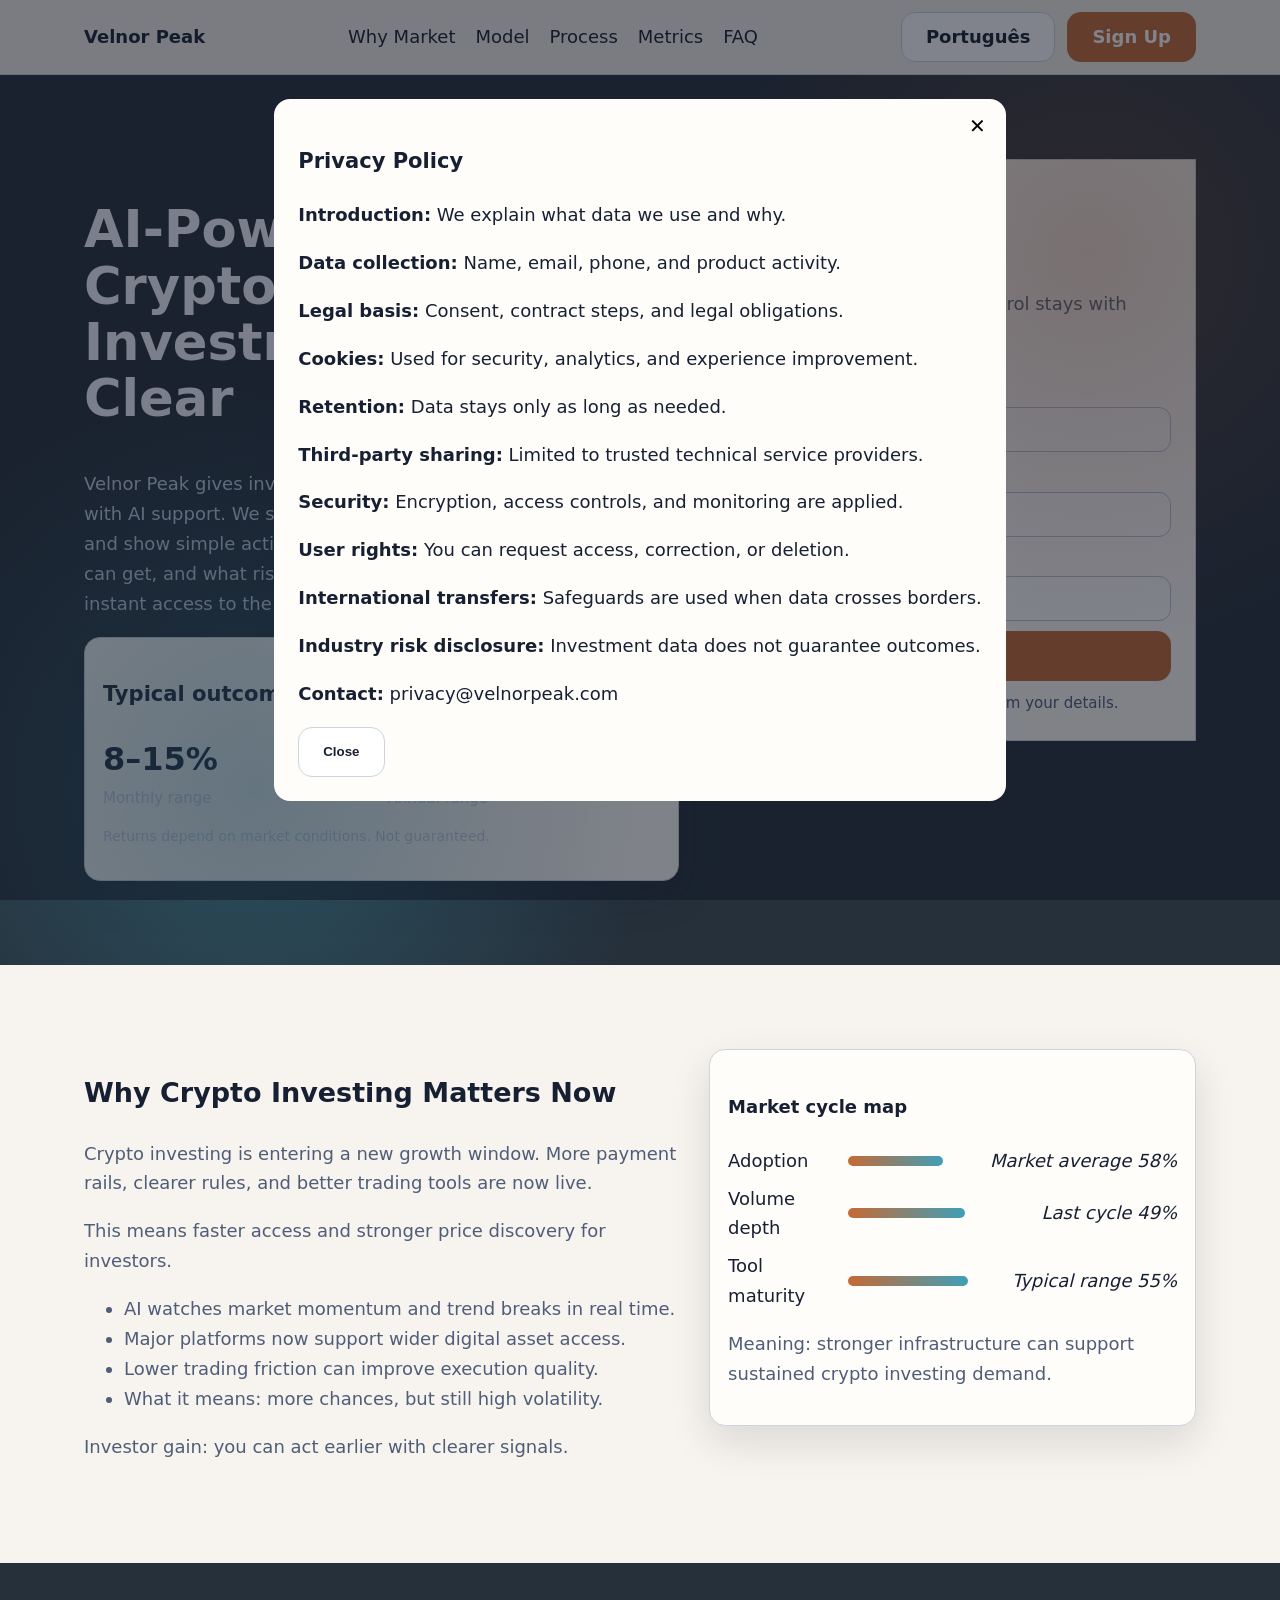
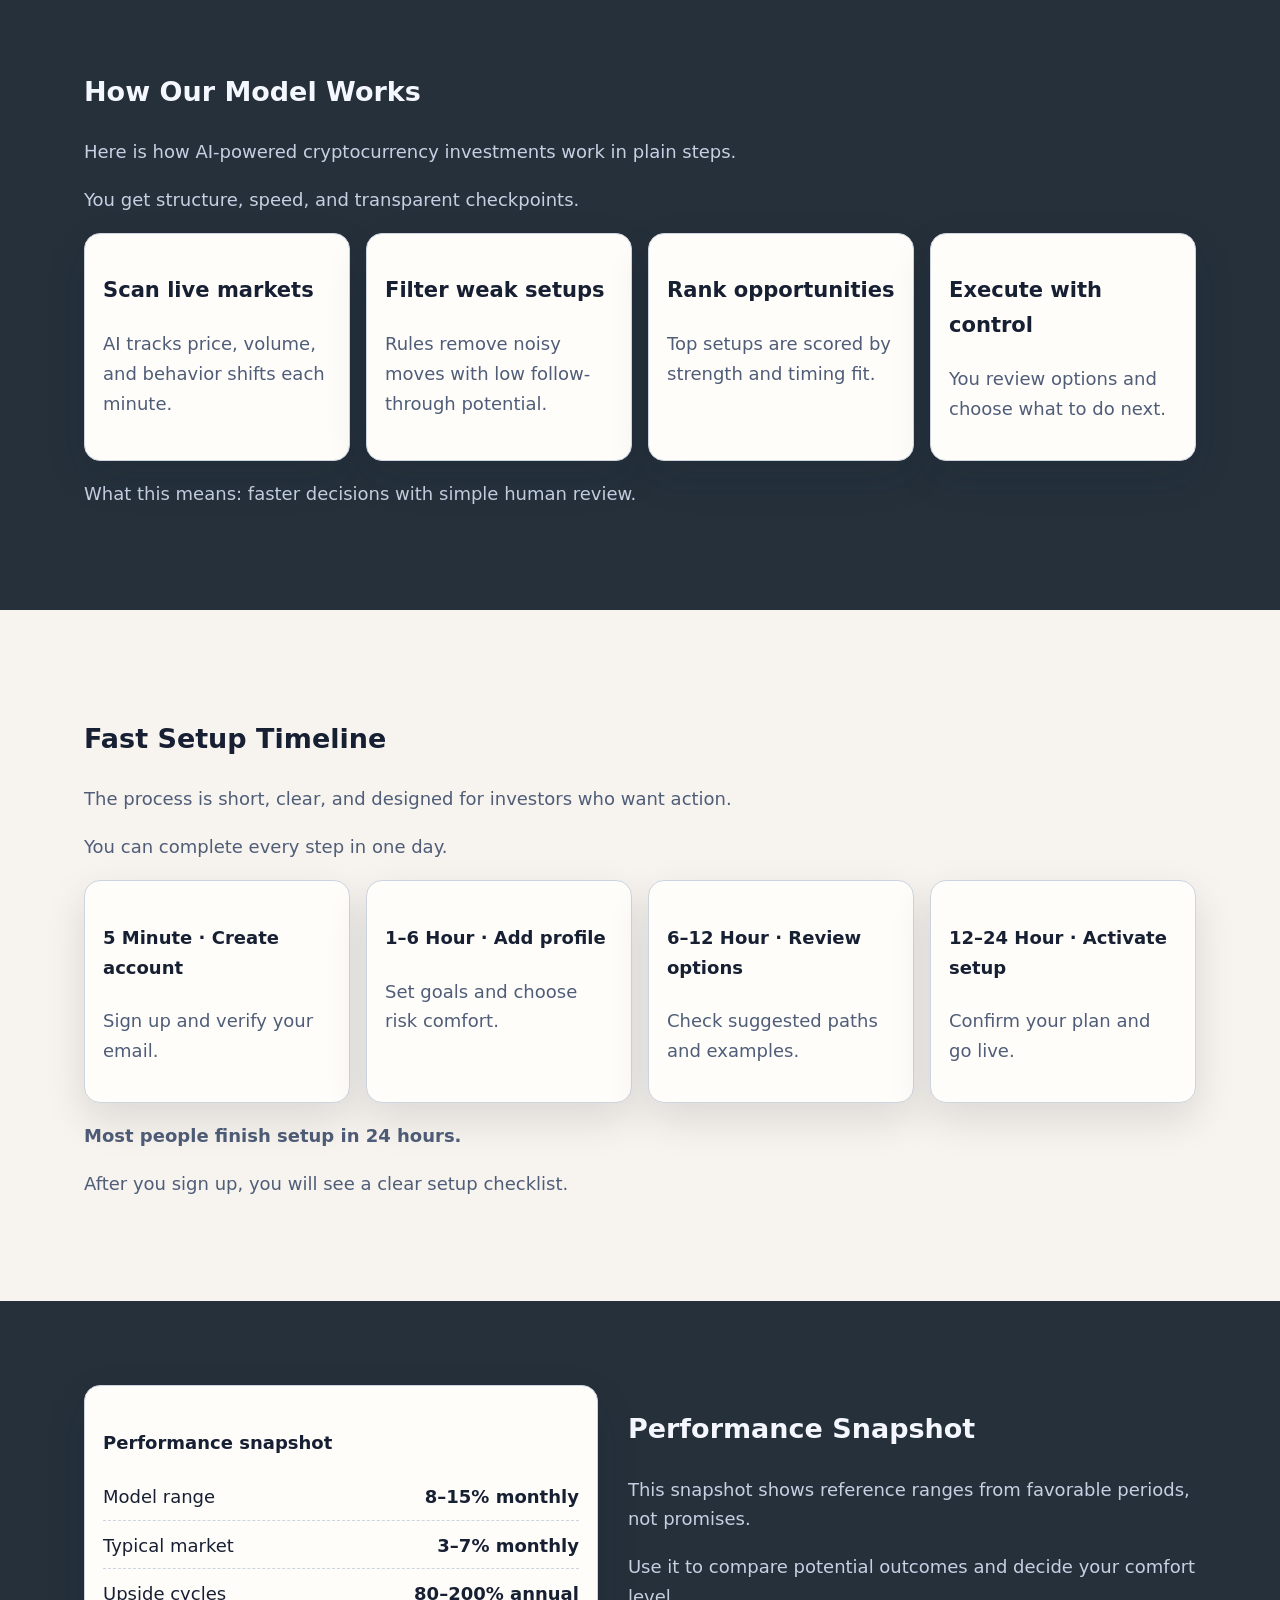
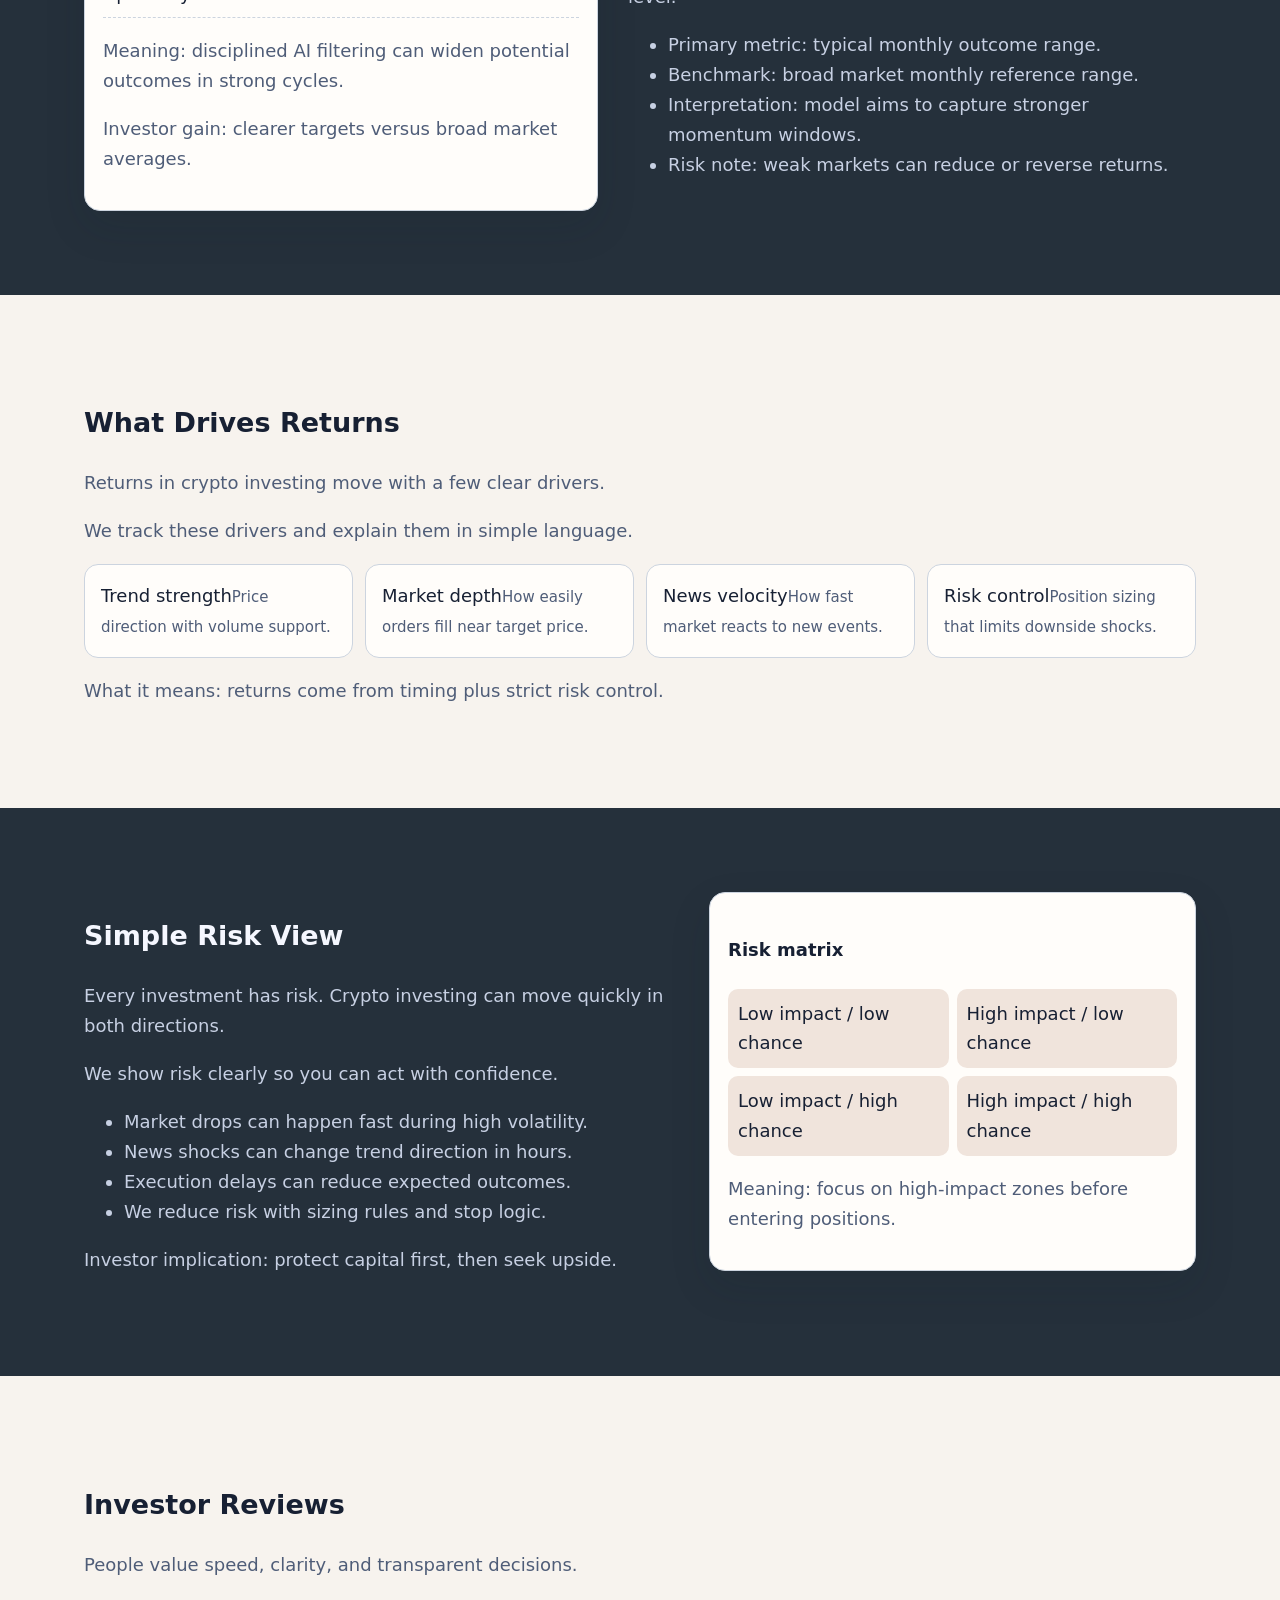
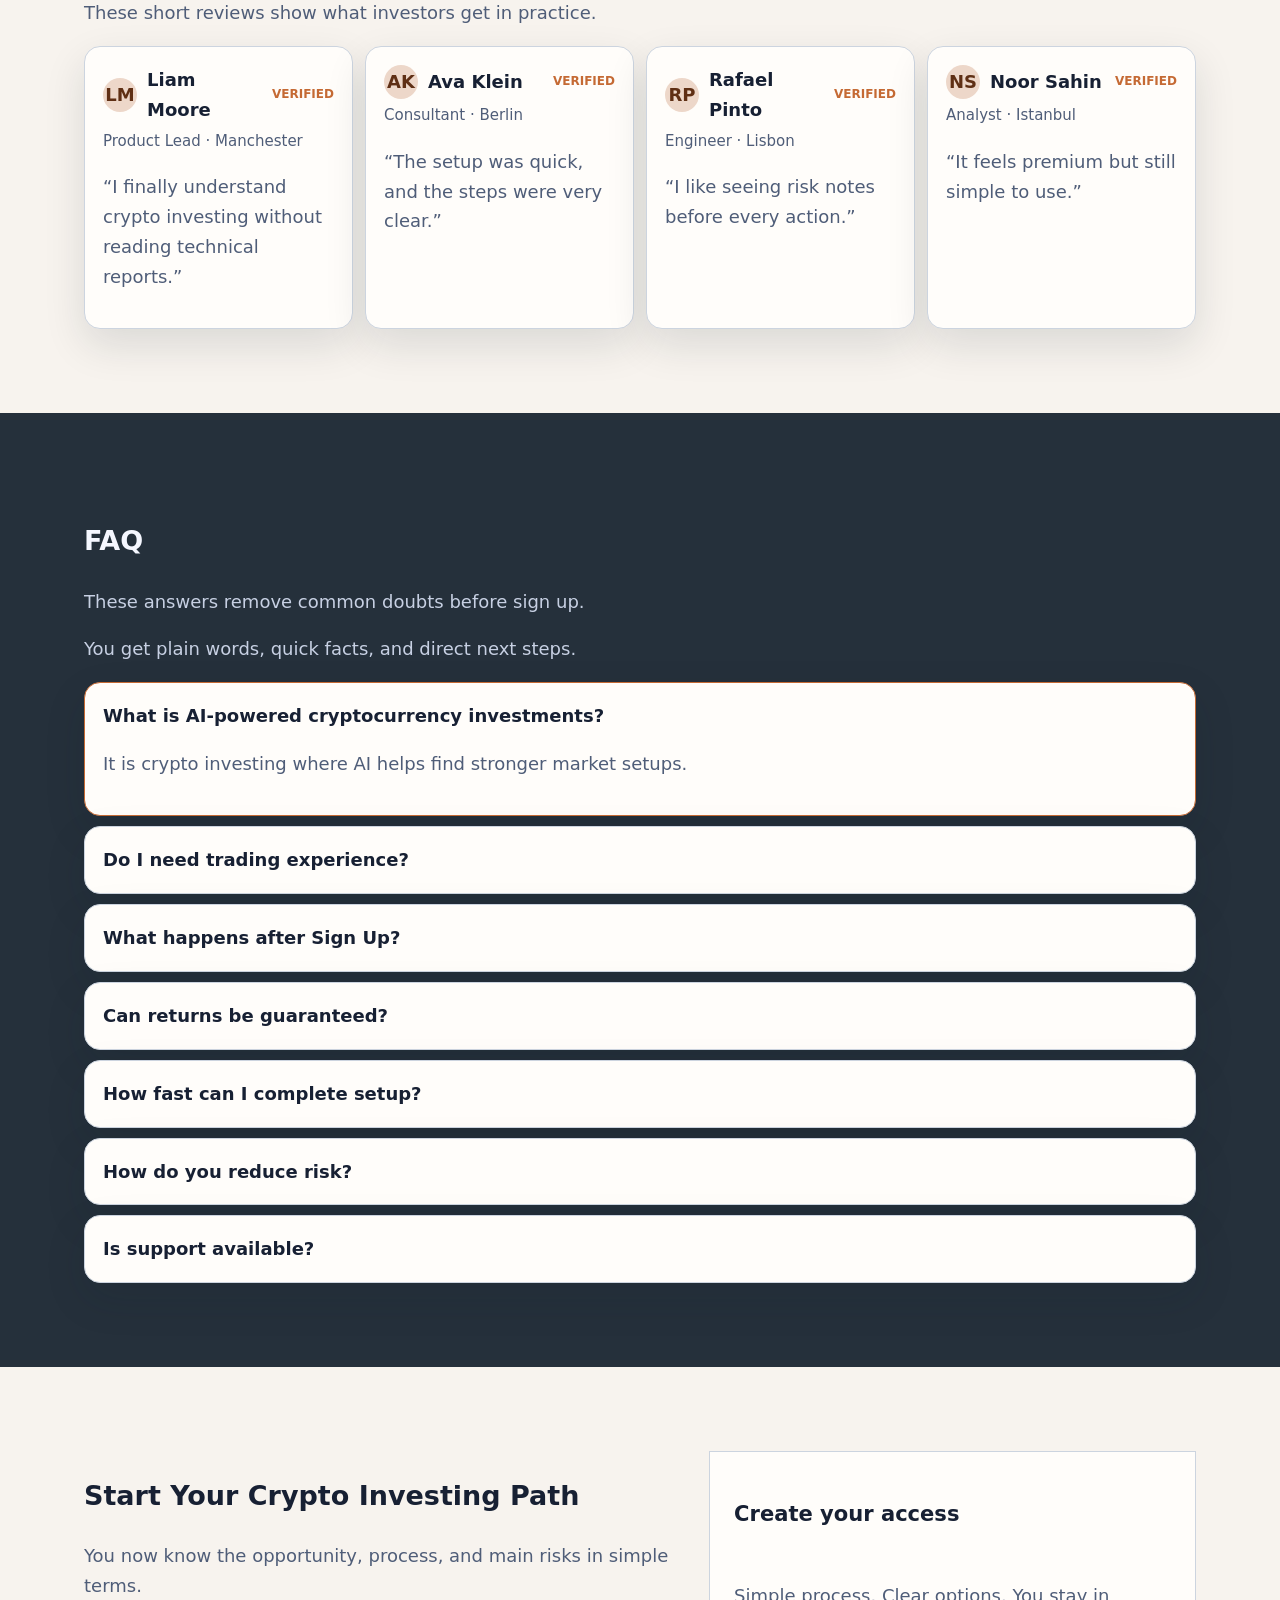
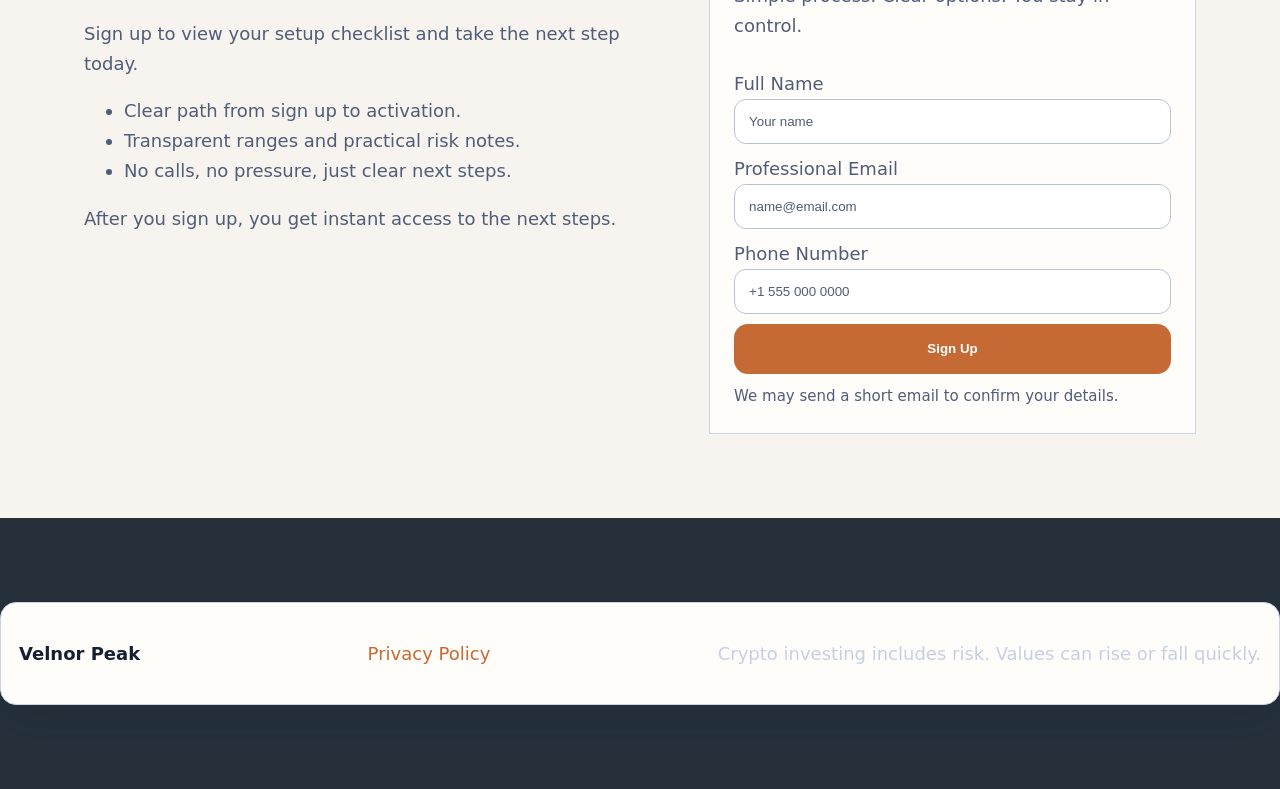
<file: pt/index.html>
<!-- DESIGN SEED: 4821 -->
<!doctype html>
<html lang="en">
<head>
  <meta charset="UTF-8" />
  <meta name="viewport" content="width=device-width, initial-scale=1.0" />
  <title>Velnor Peak | AI-Powered Cryptocurrency Investments - Português</title>
  <meta name="description" content="Velnor Peak helps investors use AI-powered cryptocurrency investments with clear steps, risks, and transparent outcomes. Page: Português." />
  <link rel="canonical" href="https://velnorpeak.com/pt/index.html" />
  <meta property="og:title" content="Velnor Peak | AI-Powered Cryptocurrency Investments - Português" />
  <meta property="og:description" content="Velnor Peak helps investors use AI-powered cryptocurrency investments with clear steps, risks, and transparent outcomes. Page: Português." />
  <meta property="og:type" content="website" />
  <meta property="og:url" content="https://velnorpeak.com/pt/index.html" />
  <meta name="twitter:card" content="summary_large_image" />
  <meta name="twitter:title" content="Velnor Peak | AI-Powered Cryptocurrency Investments - Português" />
  <meta name="twitter:description" content="Velnor Peak helps investors use AI-powered cryptocurrency investments with clear steps, risks, and transparent outcomes. Page: Português." />
  <link rel="alternate" hreflang="en" href="https://velnorpeak.com/index.html" />
  <link rel="alternate" hreflang="de" href="https://velnorpeak.com/de/index.html" />
  <link rel="alternate" hreflang="fr" href="https://velnorpeak.com/fr/index.html" />
  <link rel="alternate" hreflang="es" href="https://velnorpeak.com/es/index.html" />
  <link rel="alternate" hreflang="it" href="https://velnorpeak.com/it/index.html" />
  <link rel="alternate" hreflang="tr" href="https://velnorpeak.com/tr/index.html" />
  <link rel="alternate" hreflang="pt" href="https://velnorpeak.com/pt/index.html" />
  <link rel="alternate" hreflang="ja" href="https://velnorpeak.com/jp/index.html" />
  <link rel="alternate" hreflang="sk" href="https://velnorpeak.com/sk/index.html" />
  <link rel="alternate" hreflang="nl-BE" href="https://velnorpeak.com/be/index.html" />
  <link rel="alternate" hreflang="x-default" href="https://velnorpeak.com/index.html" />
  <link rel="stylesheet" href="../assets/style.css" />
  <script defer src="../assets/app.js"></script>
</head>
<body>
<header class="site-header" id="top">
  <div class="container header-bar">
    <a class="brand" href="../index.html">Velnor Peak</a>
    <nav class="main-nav" aria-label="Primary">
      <a href="#market">Why Market</a><a href="#model">Model</a><a href="#process">Process</a><a href="#metrics">Metrics</a><a href="#faq">FAQ</a>
    </nav>
    <div class="header-actions">
      <div class="lang-wrap" data-dropdown>
        <button class="lang-btn" type="button" aria-expanded="false" aria-controls="lang-menu">Português</button>
        <div id="lang-menu" class="lang-menu" role="menu"><a href="../index.html"><svg viewBox="0 0 24 16" aria-hidden="true"><rect width="24" height="16" fill="#012169"/><path d="M0 0l24 16M24 0L0 16" stroke="#fff" stroke-width="3"/><path d="M0 0l24 16M24 0L0 16" stroke="#C8102E" stroke-width="1.5"/><rect x="10" width="4" height="16" fill="#fff"/><rect y="6" width="24" height="4" fill="#fff"/><rect x="11" width="2" height="16" fill="#C8102E"/><rect y="7" width="24" height="2" fill="#C8102E"/></svg>English</a>
<a href="../de/index.html"><svg viewBox="0 0 24 16" aria-hidden="true"><rect width="24" height="16" fill="#000"/><rect y="5.33" width="24" height="5.33" fill="#DD0000"/><rect y="10.66" width="24" height="5.34" fill="#FFCE00"/></svg>Deutsch</a>
<a href="../fr/index.html"><svg viewBox="0 0 24 16" aria-hidden="true"><rect width="8" height="16" fill="#0055A4"/><rect x="8" width="8" height="16" fill="#fff"/><rect x="16" width="8" height="16" fill="#EF4135"/></svg>Français</a>
<a href="../es/index.html"><svg viewBox="0 0 24 16" aria-hidden="true"><rect width="24" height="16" fill="#AA151B"/><rect y="4" width="24" height="8" fill="#F1BF00"/></svg>Español</a>
<a href="../it/index.html"><svg viewBox="0 0 24 16" aria-hidden="true"><rect width="8" height="16" fill="#009246"/><rect x="8" width="8" height="16" fill="#fff"/><rect x="16" width="8" height="16" fill="#CE2B37"/></svg>Italiano</a>
<a href="../tr/index.html"><svg viewBox="0 0 24 16" aria-hidden="true"><rect width="24" height="16" fill="#E30A17"/><circle cx="10" cy="8" r="4" fill="#fff"/><circle cx="11" cy="8" r="3.2" fill="#E30A17"/><polygon points="14,8 17,6.8 17,9.2" fill="#fff"/></svg>Türkçe</a>
<a href="../pt/index.html"><svg viewBox="0 0 24 16" aria-hidden="true"><rect width="10" height="16" fill="#006600"/><rect x="10" width="14" height="16" fill="#FF0000"/></svg>Português</a>
<a href="../jp/index.html"><svg viewBox="0 0 24 16" aria-hidden="true"><rect width="24" height="16" fill="#fff" stroke="#ddd"/><circle cx="12" cy="8" r="4" fill="#BC002D"/></svg>日本語</a>
<a href="../sk/index.html"><svg viewBox="0 0 24 16" aria-hidden="true"><rect width="24" height="16" fill="#fff"/><rect y="5.33" width="24" height="5.33" fill="#0B4EA2"/><rect y="10.66" width="24" height="5.34" fill="#EE1C25"/></svg>Slovak</a>
<a href="../be/index.html"><svg viewBox="0 0 24 16" aria-hidden="true"><rect width="8" height="16" fill="#000"/><rect x="8" width="8" height="16" fill="#FFD90C"/><rect x="16" width="8" height="16" fill="#EF3340"/></svg>Nederlands (BE)</a></div>
      </div>
      <a href="#final-cta" class="btn btn-primary">Sign Up</a>
      <button class="burger" type="button" aria-label="Open menu" aria-expanded="false">☰</button>
    </div>
  </div>
  <aside class="mobile-drawer" aria-hidden="true">
    <button class="drawer-close" type="button" aria-label="Close menu">✕</button>
    <nav aria-label="Mobile">
      <a href="#market">Why Market</a><a href="#model">Model</a><a href="#process">Process</a><a href="#metrics">Metrics</a><a href="#faq">FAQ</a>
    </nav>
    <div class="lang-wrap" data-dropdown>
      <button class="lang-btn" type="button" aria-expanded="false" aria-controls="lang-menu-mobile">Português</button>
      <div id="lang-menu-mobile" class="lang-menu" role="menu"><a href="../index.html"><svg viewBox="0 0 24 16" aria-hidden="true"><rect width="24" height="16" fill="#012169"/><path d="M0 0l24 16M24 0L0 16" stroke="#fff" stroke-width="3"/><path d="M0 0l24 16M24 0L0 16" stroke="#C8102E" stroke-width="1.5"/><rect x="10" width="4" height="16" fill="#fff"/><rect y="6" width="24" height="4" fill="#fff"/><rect x="11" width="2" height="16" fill="#C8102E"/><rect y="7" width="24" height="2" fill="#C8102E"/></svg>English</a>
<a href="../de/index.html"><svg viewBox="0 0 24 16" aria-hidden="true"><rect width="24" height="16" fill="#000"/><rect y="5.33" width="24" height="5.33" fill="#DD0000"/><rect y="10.66" width="24" height="5.34" fill="#FFCE00"/></svg>Deutsch</a>
<a href="../fr/index.html"><svg viewBox="0 0 24 16" aria-hidden="true"><rect width="8" height="16" fill="#0055A4"/><rect x="8" width="8" height="16" fill="#fff"/><rect x="16" width="8" height="16" fill="#EF4135"/></svg>Français</a>
<a href="../es/index.html"><svg viewBox="0 0 24 16" aria-hidden="true"><rect width="24" height="16" fill="#AA151B"/><rect y="4" width="24" height="8" fill="#F1BF00"/></svg>Español</a>
<a href="../it/index.html"><svg viewBox="0 0 24 16" aria-hidden="true"><rect width="8" height="16" fill="#009246"/><rect x="8" width="8" height="16" fill="#fff"/><rect x="16" width="8" height="16" fill="#CE2B37"/></svg>Italiano</a>
<a href="../tr/index.html"><svg viewBox="0 0 24 16" aria-hidden="true"><rect width="24" height="16" fill="#E30A17"/><circle cx="10" cy="8" r="4" fill="#fff"/><circle cx="11" cy="8" r="3.2" fill="#E30A17"/><polygon points="14,8 17,6.8 17,9.2" fill="#fff"/></svg>Türkçe</a>
<a href="../pt/index.html"><svg viewBox="0 0 24 16" aria-hidden="true"><rect width="10" height="16" fill="#006600"/><rect x="10" width="14" height="16" fill="#FF0000"/></svg>Português</a>
<a href="../jp/index.html"><svg viewBox="0 0 24 16" aria-hidden="true"><rect width="24" height="16" fill="#fff" stroke="#ddd"/><circle cx="12" cy="8" r="4" fill="#BC002D"/></svg>日本語</a>
<a href="../sk/index.html"><svg viewBox="0 0 24 16" aria-hidden="true"><rect width="24" height="16" fill="#fff"/><rect y="5.33" width="24" height="5.33" fill="#0B4EA2"/><rect y="10.66" width="24" height="5.34" fill="#EE1C25"/></svg>Slovak</a>
<a href="../be/index.html"><svg viewBox="0 0 24 16" aria-hidden="true"><rect width="8" height="16" fill="#000"/><rect x="8" width="8" height="16" fill="#FFD90C"/><rect x="16" width="8" height="16" fill="#EF3340"/></svg>Nederlands (BE)</a></div>
    </div>
    <a href="#final-cta" class="btn btn-primary">Sign Up</a>
  </aside>
</header>
<main>
<section class="section dark hero" id="hero"><div class="glow"></div><div class="container hero-grid"><div>
<h1>AI-Powered Cryptocurrency Investments Made Clear</h1>
<p>Velnor Peak gives investors a clear way to use crypto investing with AI support. We scan fast market shifts, filter weak setups, and show simple actions. You see what matters now, what you can get, and what risks to watch. After you sign up, you get instant access to the next steps.</p>
<div class="hero-panel performance"><h3>Typical outcome range</h3><div class="perf-split"><div><strong>8–15%</strong><small>Monthly range</small></div><div><strong>80–200%</strong><small>Annual range</small></div></div><p class="micro">Returns depend on market conditions. Not guaranteed.</p></div>
</div>
<form class="form-card" aria-label="Hero sign up form"><h3 class="form-title">Start in minutes</h3><p class="form-sub">Clear setup. No calls. Full control stays with you.</p><label>Full Name<input type="text" placeholder="Your name" required></label><label>Professional Email<input type="email" placeholder="name@email.com" required></label><label>Phone Number<input type="tel" placeholder="+1 555 000 0000" required></label><button class="btn btn-primary" type="submit">Sign Up</button><small>We may send a short email to confirm your details.</small></form>
</div></section>
<section class="section light" id="market"><div class="container split"><div><h2>Why Crypto Investing Matters Now</h2><p>Crypto investing is entering a new growth window. More payment rails, clearer rules, and better trading tools are now live.</p><p>This means faster access and stronger price discovery for investors.</p><ul><li>AI watches market momentum and trend breaks in real time.</li><li>Major platforms now support wider digital asset access.</li><li>Lower trading friction can improve execution quality.</li><li>What it means: more chances, but still high volatility.</li></ul><p class="meaning">Investor gain: you can act earlier with clearer signals.</p></div><div class="visual-card"><h4>Market cycle map</h4><div class="alloc-bars"><div><span>Adoption</span><b style="width:72%"></b><em>Market average 58%</em></div><div><span>Volume depth</span><b style="width:64%"></b><em>Last cycle 49%</em></div><div><span>Tool maturity</span><b style="width:78%"></b><em>Typical range 55%</em></div></div><p>Meaning: stronger infrastructure can support sustained crypto investing demand.</p></div></div></section>
<section class="section dark" id="model"><div class="container"><h2>How Our Model Works</h2><p>Here is how AI-powered cryptocurrency investments work in plain steps.</p><p>You get structure, speed, and transparent checkpoints.</p><div class="grid-4"><article class="card"><h3>Scan live markets</h3><p>AI tracks price, volume, and behavior shifts each minute.</p></article><article class="card"><h3>Filter weak setups</h3><p>Rules remove noisy moves with low follow-through potential.</p></article><article class="card"><h3>Rank opportunities</h3><p>Top setups are scored by strength and timing fit.</p></article><article class="card"><h3>Execute with control</h3><p>You review options and choose what to do next.</p></article></div><p class="meaning">What this means: faster decisions with simple human review.</p></div></section>
<section class="section light" id="process"><div class="container"><h2>Fast Setup Timeline</h2><p>The process is short, clear, and designed for investors who want action.</p><p>You can complete every step in one day.</p><div class="grid-4 process-grid"><article class="process-card"><h4>5 Minute · Create account</h4><p>Sign up and verify your email.</p></article><article class="process-card"><h4>1–6 Hour · Add profile</h4><p>Set goals and choose risk comfort.</p></article><article class="process-card"><h4>6–12 Hour · Review options</h4><p>Check suggested paths and examples.</p></article><article class="process-card"><h4>12–24 Hour · Activate setup</h4><p>Confirm your plan and go live.</p></article></div><p><strong>Most people finish setup in 24 hours.</strong></p><p>After you sign up, you will see a clear setup checklist.</p></div></section>
<section class="section dark" id="metrics"><div class="container split rev"><div class="visual-card"><h4>Performance snapshot</h4><div class="compare"><div><span>Model range</span><b>8–15% monthly</b></div><div><span>Typical market</span><b>3–7% monthly</b></div><div><span>Upside cycles</span><b>80–200% annual</b></div></div><p>Meaning: disciplined AI filtering can widen potential outcomes in strong cycles.</p><p class="gain">Investor gain: clearer targets versus broad market averages.</p></div><div><h2>Performance Snapshot</h2><p>This snapshot shows reference ranges from favorable periods, not promises.</p><p>Use it to compare potential outcomes and decide your comfort level.</p><ul><li>Primary metric: typical monthly outcome range.</li><li>Benchmark: broad market monthly reference range.</li><li>Interpretation: model aims to capture stronger momentum windows.</li><li>Risk note: weak markets can reduce or reverse returns.</li></ul></div></div></section>
<section class="section light" id="insights"><div class="container"><h2>What Drives Returns</h2><p>Returns in crypto investing move with a few clear drivers.</p><p>We track these drivers and explain them in simple language.</p><div class="insight-diagram"><div class="node">Trend strength<small>Price direction with volume support.</small></div><div class="node">Market depth<small>How easily orders fill near target price.</small></div><div class="node">News velocity<small>How fast market reacts to new events.</small></div><div class="node">Risk control<small>Position sizing that limits downside shocks.</small></div></div><p class="meaning">What it means: returns come from timing plus strict risk control.</p></div></section>
<section class="section dark" id="risk"><div class="container split"><div><h2>Simple Risk View</h2><p>Every investment has risk. Crypto investing can move quickly in both directions.</p><p>We show risk clearly so you can act with confidence.</p><ul><li>Market drops can happen fast during high volatility.</li><li>News shocks can change trend direction in hours.</li><li>Execution delays can reduce expected outcomes.</li><li>We reduce risk with sizing rules and stop logic.</li></ul><p class="meaning">Investor implication: protect capital first, then seek upside.</p></div><div class="visual-card"><h4>Risk matrix</h4><div class="matrix"><span>Low impact / low chance</span><span>High impact / low chance</span><span>Low impact / high chance</span><span>High impact / high chance</span></div><p>Meaning: focus on high-impact zones before entering positions.</p></div></div></section>
<section class="section light" id="reviews"><div class="container"><h2>Investor Reviews</h2><p>People value speed, clarity, and transparent decisions.</p><p>These short reviews show what investors get in practice.</p><div class="reviews-grid">
<article class="review-card"><div class="review-head"><span class="avatar">LM</span><h4>Liam Moore</h4><strong>VERIFIED</strong></div><small>Product Lead · Manchester</small><p>“I finally understand crypto investing without reading technical reports.”</p></article>
<article class="review-card"><div class="review-head"><span class="avatar">AK</span><h4>Ava Klein</h4><strong>VERIFIED</strong></div><small>Consultant · Berlin</small><p>“The setup was quick, and the steps were very clear.”</p></article>
<article class="review-card"><div class="review-head"><span class="avatar">RP</span><h4>Rafael Pinto</h4><strong>VERIFIED</strong></div><small>Engineer · Lisbon</small><p>“I like seeing risk notes before every action.”</p></article>
<article class="review-card"><div class="review-head"><span class="avatar">NS</span><h4>Noor Sahin</h4><strong>VERIFIED</strong></div><small>Analyst · Istanbul</small><p>“It feels premium but still simple to use.”</p></article>
</div></div></section>
<section class="section dark" id="faq"><div class="container"><h2>FAQ</h2><p>These answers remove common doubts before sign up.</p><p>You get plain words, quick facts, and direct next steps.</p><div class="faq-list">
<details class="faq-item" open><summary>What is AI-powered cryptocurrency investments?</summary><p>It is crypto investing where AI helps find stronger market setups.</p></details>
<details class="faq-item"><summary>Do I need trading experience?</summary><p>No. The flow explains each step in simple language.</p></details>
<details class="faq-item"><summary>What happens after Sign Up?</summary><p>After you sign up, you can review the options and choose what to do next.</p></details>
<details class="faq-item"><summary>Can returns be guaranteed?</summary><p>No. Returns depend on market conditions and can vary widely.</p></details>
<details class="faq-item"><summary>How fast can I complete setup?</summary><p>Most investors finish setup in less than 24 hours.</p></details>
<details class="faq-item"><summary>How do you reduce risk?</summary><p>We use position sizing and stop logic to limit downside.</p></details>
<details class="faq-item"><summary>Is support available?</summary><p>You can use in-product guidance and email confirmation support.</p></details>
</div></div></section>
<section class="section light" id="final-cta"><div class="container split"><div><h2>Start Your Crypto Investing Path</h2><p>You now know the opportunity, process, and main risks in simple terms.</p><p>Sign up to view your setup checklist and take the next step today.</p><ul><li>Clear path from sign up to activation.</li><li>Transparent ranges and practical risk notes.</li><li>No calls, no pressure, just clear next steps.</li></ul><p class="meaning">After you sign up, you get instant access to the next steps.</p></div>
<form class="form-card" aria-label="Final sign up form"><h3 class="form-title">Create your access</h3><p class="form-sub">Simple process. Clear options. You stay in control.</p><label>Full Name<input type="text" placeholder="Your name" required></label><label>Professional Email<input type="email" placeholder="name@email.com" required></label><label>Phone Number<input type="tel" placeholder="+1 555 000 0000" required></label><button class="btn btn-primary" type="submit">Sign Up</button><small>We may send a short email to confirm your details.</small></form>
</div></section>
</main>
<footer class="section dark"><div class="container footer-panel"><strong>Velnor Peak</strong><a href="#" data-open-privacy>Privacy Policy</a><p>Crypto investing includes risk. Values can rise or fall quickly.</p></div></footer>
<div class="privacy-modal" role="dialog" aria-modal="true" aria-labelledby="privacy-title" hidden>
  <div class="privacy-content"><button class="modal-x" aria-label="Close privacy">✕</button><h3 id="privacy-title">Privacy Policy</h3>
  <p><strong>Introduction:</strong> We explain what data we use and why.</p>
  <p><strong>Data collection:</strong> Name, email, phone, and product activity.</p>
  <p><strong>Legal basis:</strong> Consent, contract steps, and legal obligations.</p>
  <p><strong>Cookies:</strong> Used for security, analytics, and experience improvement.</p>
  <p><strong>Retention:</strong> Data stays only as long as needed.</p>
  <p><strong>Third-party sharing:</strong> Limited to trusted technical service providers.</p>
  <p><strong>Security:</strong> Encryption, access controls, and monitoring are applied.</p>
  <p><strong>User rights:</strong> You can request access, correction, or deletion.</p>
  <p><strong>International transfers:</strong> Safeguards are used when data crosses borders.</p>
  <p><strong>Industry risk disclosure:</strong> Investment data does not guarantee outcomes.</p>
  <p><strong>Contact:</strong> privacy@velnorpeak.com</p>
  <div class="modal-footer"><button class="btn" data-close-privacy>Close</button></div>
  </div>
</div>
<script type="application/ld+json">{"@context":"https://schema.org","@graph":[{"@type":"Organization","name":"Velnor Peak","url":"https://velnorpeak.com/"},{"@type":"WebSite","name":"Velnor Peak","url":"https://velnorpeak.com/"},{"@type":"FAQPage","mainEntity":[{"@type":"Question","name":"What is AI-powered cryptocurrency investments?","acceptedAnswer":{"@type":"Answer","text":"It is crypto investing where AI helps find stronger market setups."}},{"@type":"Question","name":"Can returns be guaranteed?","acceptedAnswer":{"@type":"Answer","text":"No. Returns depend on market conditions and can vary widely."}}]},{"@type":"Review","author":{"@type":"Person","name":"Liam Moore"},"reviewBody":"I finally understand crypto investing without reading technical reports.","reviewRating":{"@type":"Rating","ratingValue":"5"}}]}</script>
</body></html>
</file>
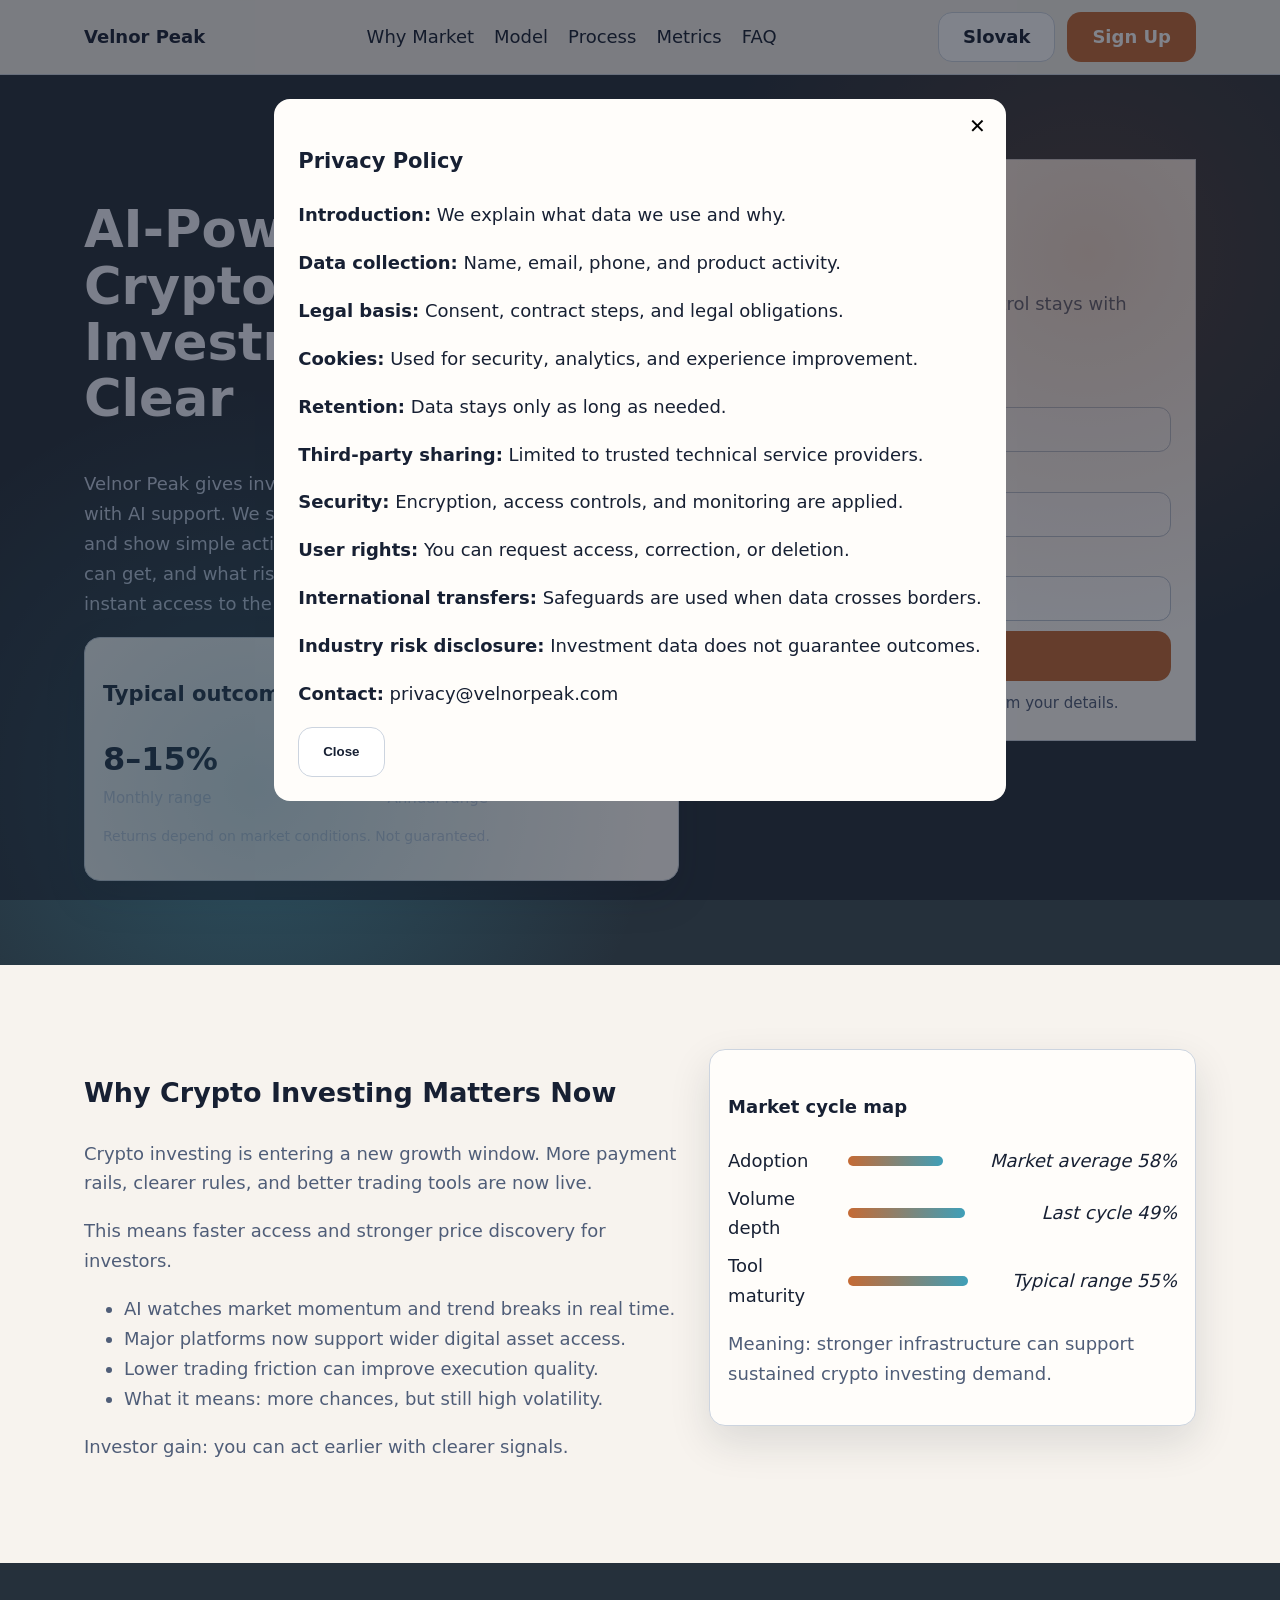
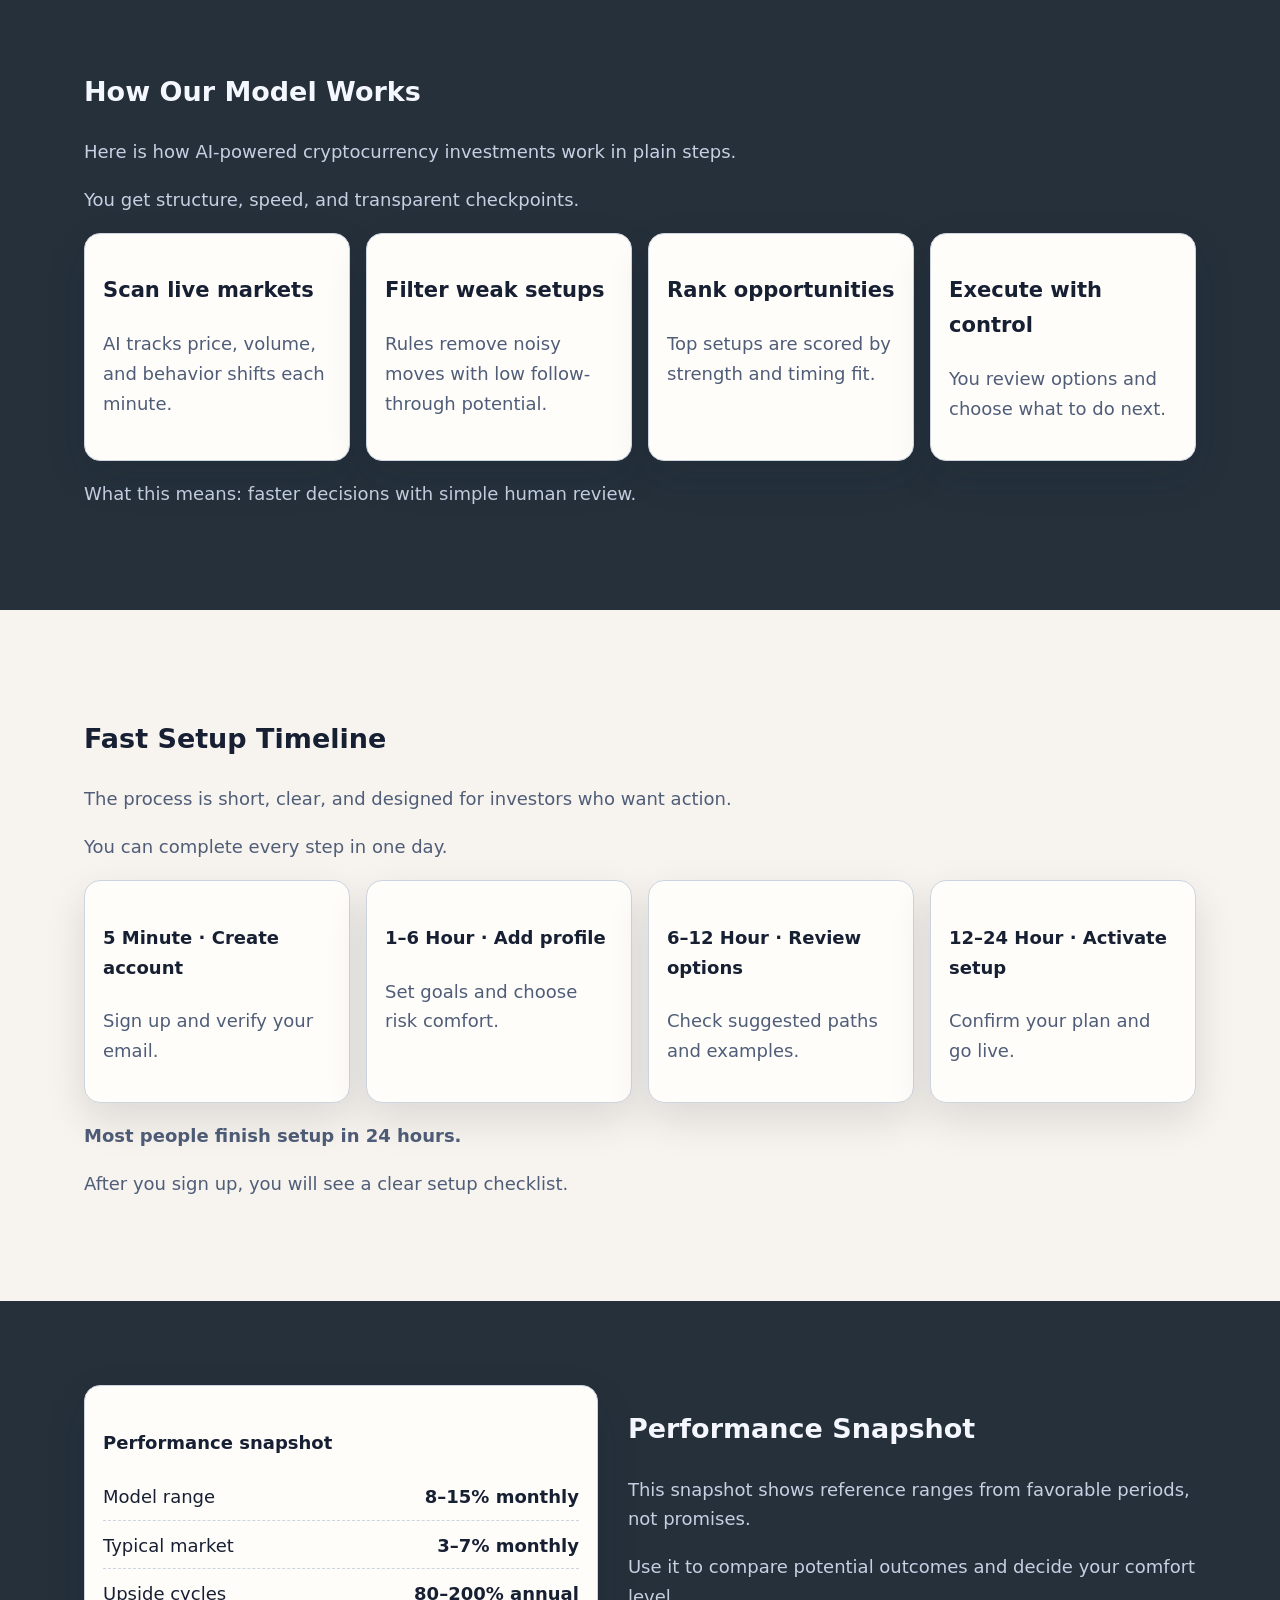
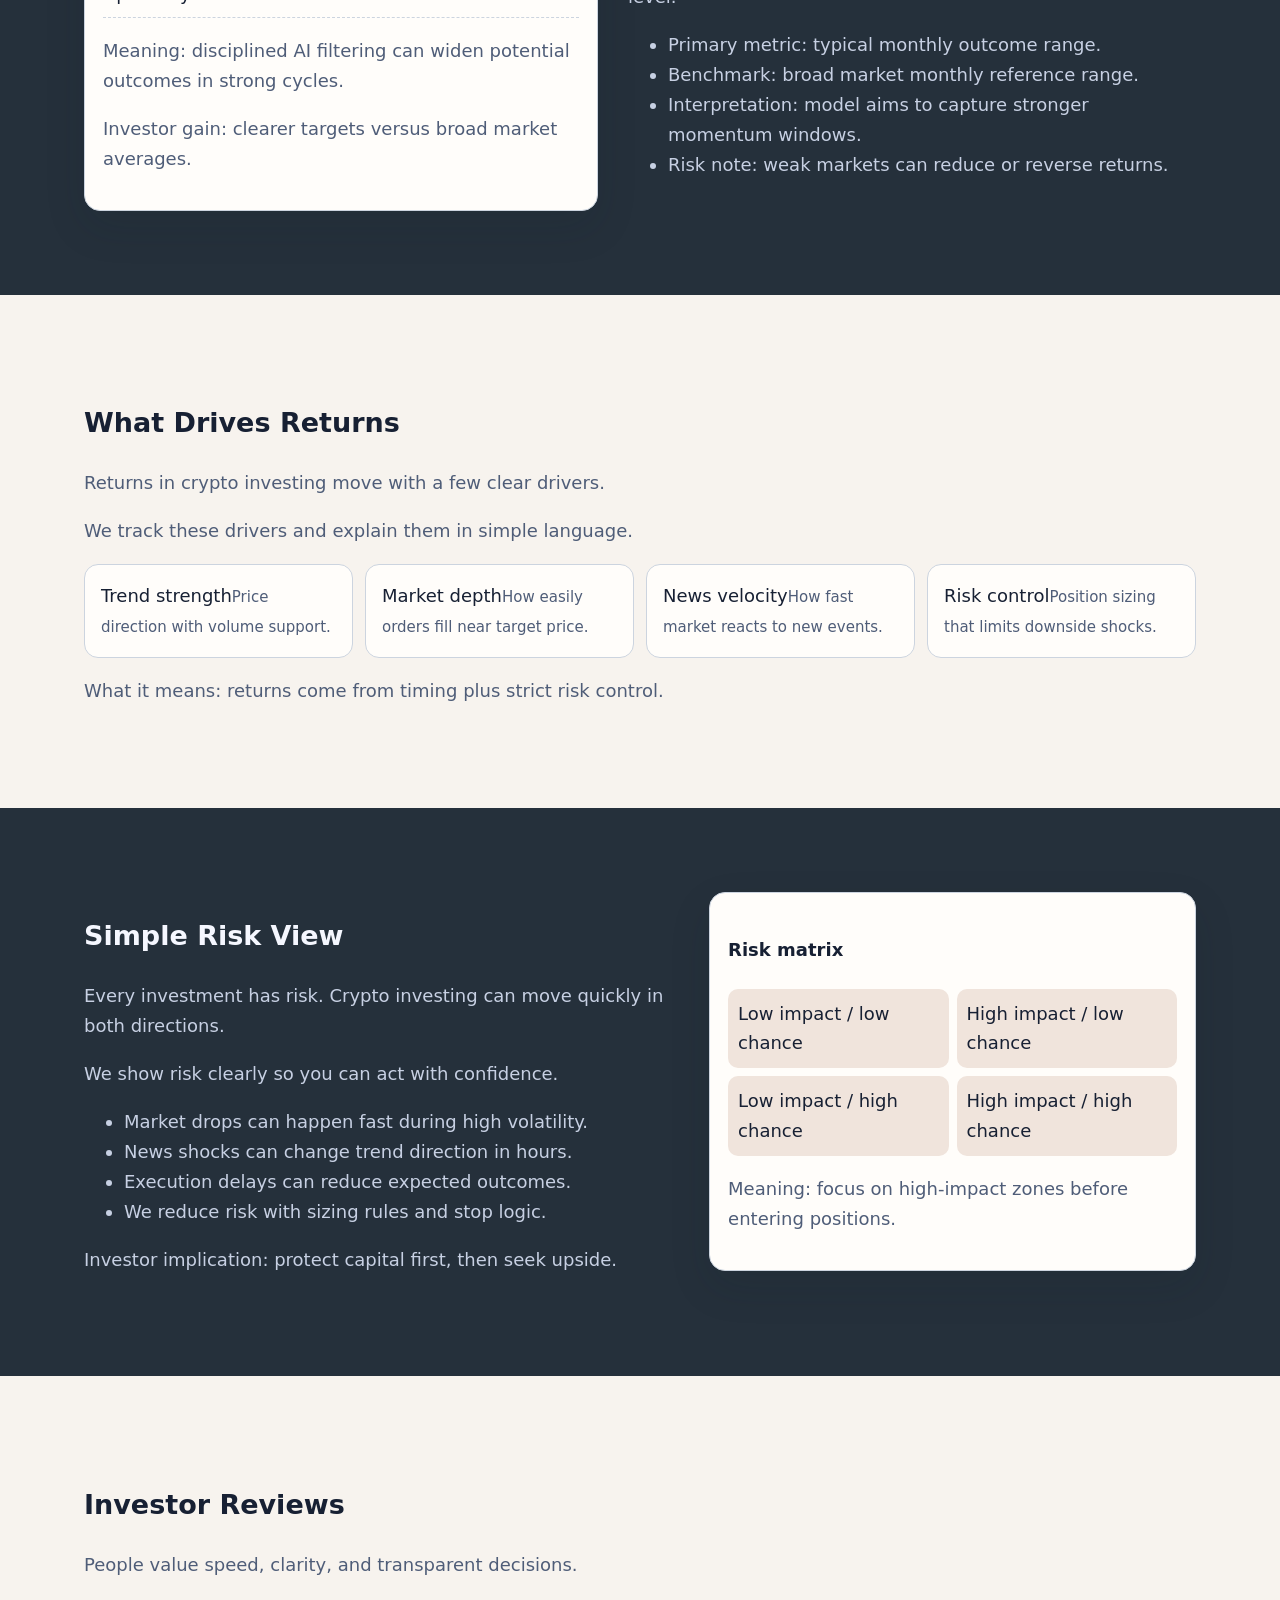
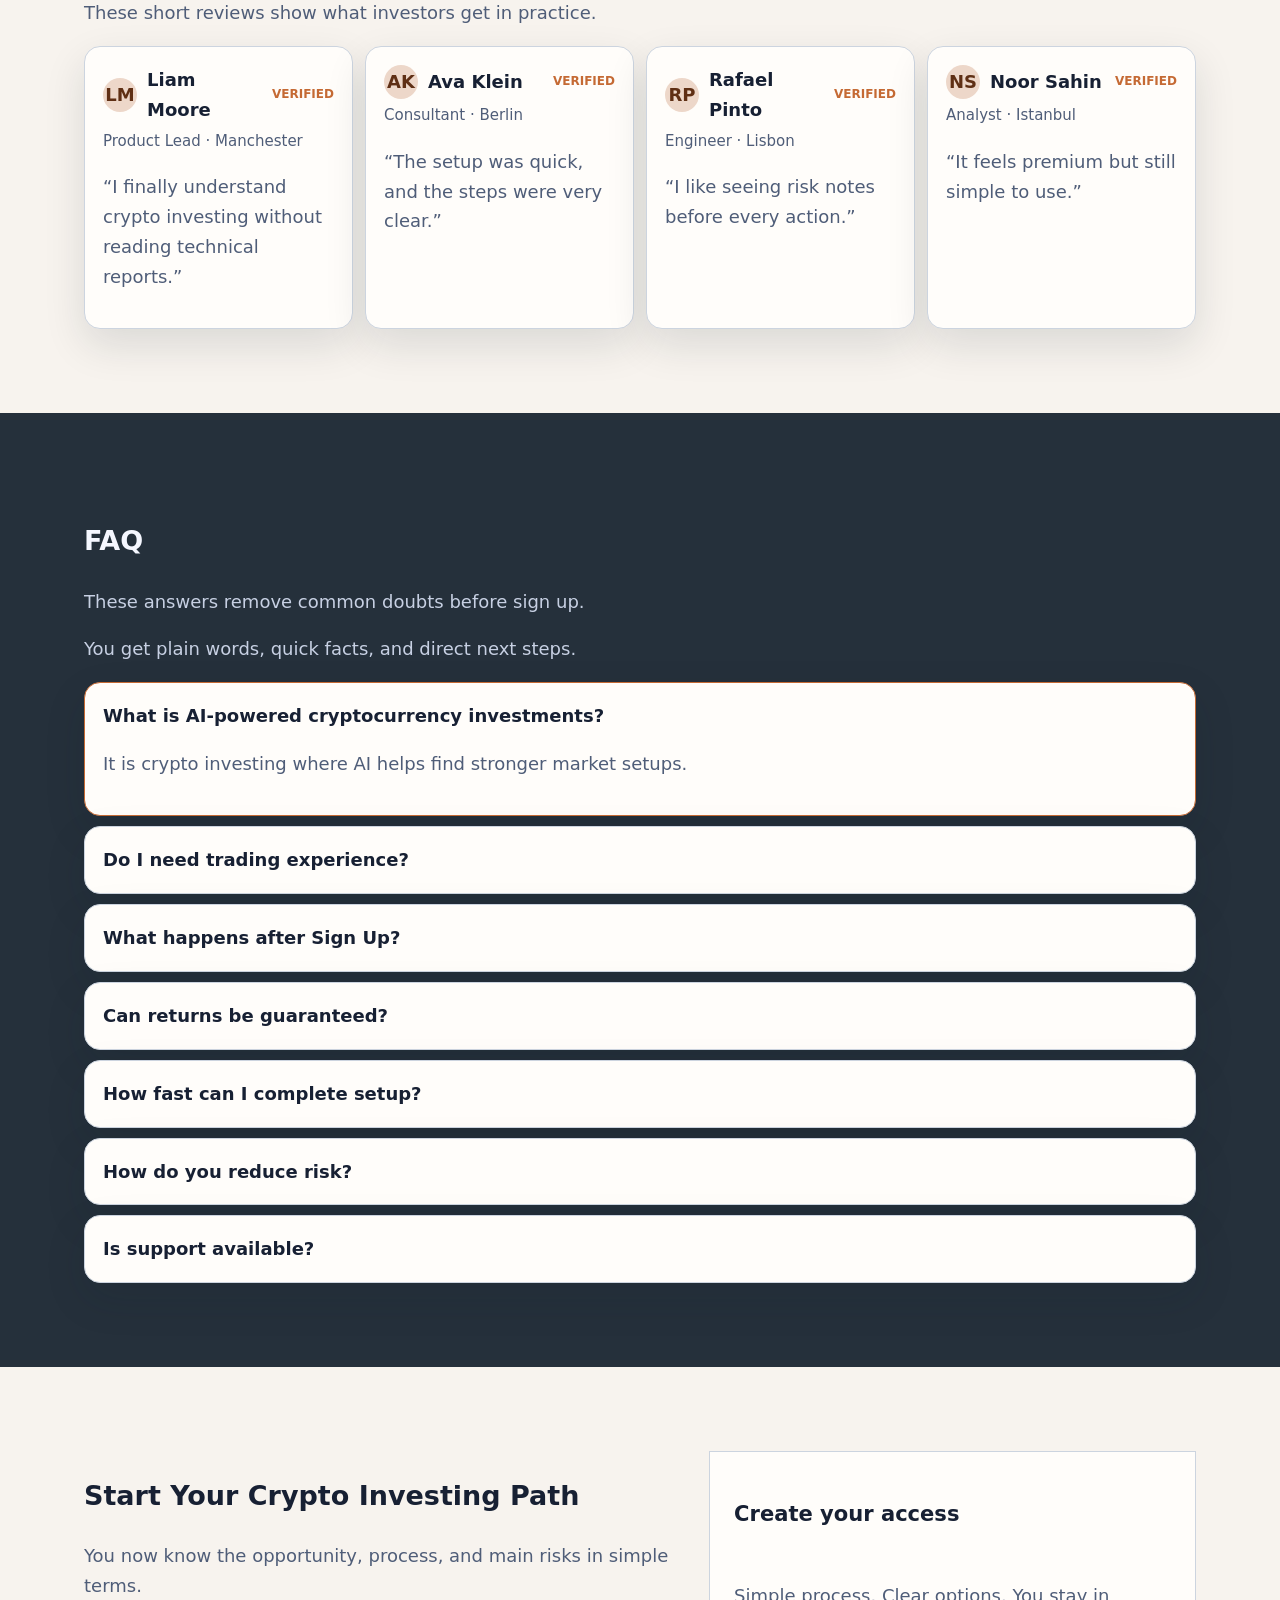
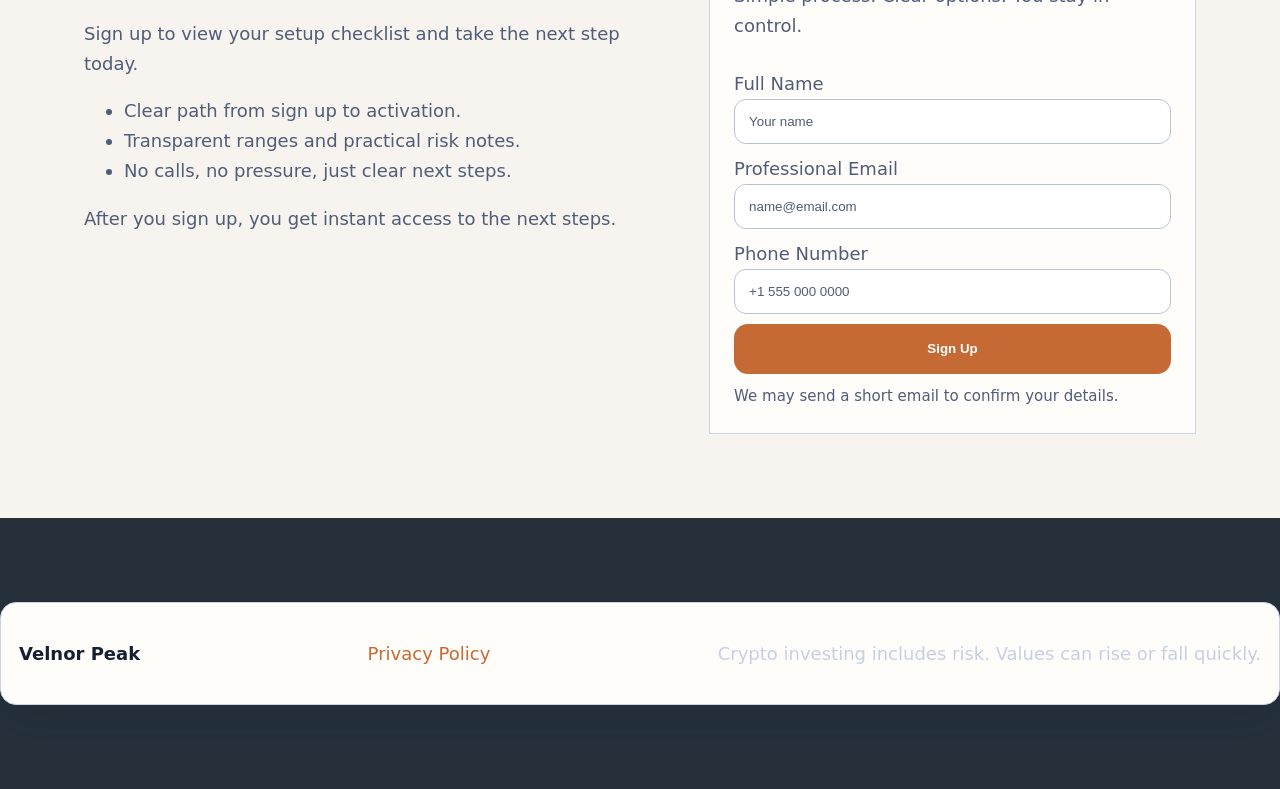
<file: sk/index.html>
<!-- DESIGN SEED: 4821 -->
<!doctype html>
<html lang="en">
<head>
  <meta charset="UTF-8" />
  <meta name="viewport" content="width=device-width, initial-scale=1.0" />
  <title>Velnor Peak | AI-Powered Cryptocurrency Investments - Slovak</title>
  <meta name="description" content="Velnor Peak helps investors use AI-powered cryptocurrency investments with clear steps, risks, and transparent outcomes. Page: Slovak." />
  <link rel="canonical" href="https://velnorpeak.com/sk/index.html" />
  <meta property="og:title" content="Velnor Peak | AI-Powered Cryptocurrency Investments - Slovak" />
  <meta property="og:description" content="Velnor Peak helps investors use AI-powered cryptocurrency investments with clear steps, risks, and transparent outcomes. Page: Slovak." />
  <meta property="og:type" content="website" />
  <meta property="og:url" content="https://velnorpeak.com/sk/index.html" />
  <meta name="twitter:card" content="summary_large_image" />
  <meta name="twitter:title" content="Velnor Peak | AI-Powered Cryptocurrency Investments - Slovak" />
  <meta name="twitter:description" content="Velnor Peak helps investors use AI-powered cryptocurrency investments with clear steps, risks, and transparent outcomes. Page: Slovak." />
  <link rel="alternate" hreflang="en" href="https://velnorpeak.com/index.html" />
  <link rel="alternate" hreflang="de" href="https://velnorpeak.com/de/index.html" />
  <link rel="alternate" hreflang="fr" href="https://velnorpeak.com/fr/index.html" />
  <link rel="alternate" hreflang="es" href="https://velnorpeak.com/es/index.html" />
  <link rel="alternate" hreflang="it" href="https://velnorpeak.com/it/index.html" />
  <link rel="alternate" hreflang="tr" href="https://velnorpeak.com/tr/index.html" />
  <link rel="alternate" hreflang="pt" href="https://velnorpeak.com/pt/index.html" />
  <link rel="alternate" hreflang="ja" href="https://velnorpeak.com/jp/index.html" />
  <link rel="alternate" hreflang="sk" href="https://velnorpeak.com/sk/index.html" />
  <link rel="alternate" hreflang="nl-BE" href="https://velnorpeak.com/be/index.html" />
  <link rel="alternate" hreflang="x-default" href="https://velnorpeak.com/index.html" />
  <link rel="stylesheet" href="../assets/style.css" />
  <script defer src="../assets/app.js"></script>
</head>
<body>
<header class="site-header" id="top">
  <div class="container header-bar">
    <a class="brand" href="../index.html">Velnor Peak</a>
    <nav class="main-nav" aria-label="Primary">
      <a href="#market">Why Market</a><a href="#model">Model</a><a href="#process">Process</a><a href="#metrics">Metrics</a><a href="#faq">FAQ</a>
    </nav>
    <div class="header-actions">
      <div class="lang-wrap" data-dropdown>
        <button class="lang-btn" type="button" aria-expanded="false" aria-controls="lang-menu">Slovak</button>
        <div id="lang-menu" class="lang-menu" role="menu"><a href="../index.html"><svg viewBox="0 0 24 16" aria-hidden="true"><rect width="24" height="16" fill="#012169"/><path d="M0 0l24 16M24 0L0 16" stroke="#fff" stroke-width="3"/><path d="M0 0l24 16M24 0L0 16" stroke="#C8102E" stroke-width="1.5"/><rect x="10" width="4" height="16" fill="#fff"/><rect y="6" width="24" height="4" fill="#fff"/><rect x="11" width="2" height="16" fill="#C8102E"/><rect y="7" width="24" height="2" fill="#C8102E"/></svg>English</a>
<a href="../de/index.html"><svg viewBox="0 0 24 16" aria-hidden="true"><rect width="24" height="16" fill="#000"/><rect y="5.33" width="24" height="5.33" fill="#DD0000"/><rect y="10.66" width="24" height="5.34" fill="#FFCE00"/></svg>Deutsch</a>
<a href="../fr/index.html"><svg viewBox="0 0 24 16" aria-hidden="true"><rect width="8" height="16" fill="#0055A4"/><rect x="8" width="8" height="16" fill="#fff"/><rect x="16" width="8" height="16" fill="#EF4135"/></svg>Français</a>
<a href="../es/index.html"><svg viewBox="0 0 24 16" aria-hidden="true"><rect width="24" height="16" fill="#AA151B"/><rect y="4" width="24" height="8" fill="#F1BF00"/></svg>Español</a>
<a href="../it/index.html"><svg viewBox="0 0 24 16" aria-hidden="true"><rect width="8" height="16" fill="#009246"/><rect x="8" width="8" height="16" fill="#fff"/><rect x="16" width="8" height="16" fill="#CE2B37"/></svg>Italiano</a>
<a href="../tr/index.html"><svg viewBox="0 0 24 16" aria-hidden="true"><rect width="24" height="16" fill="#E30A17"/><circle cx="10" cy="8" r="4" fill="#fff"/><circle cx="11" cy="8" r="3.2" fill="#E30A17"/><polygon points="14,8 17,6.8 17,9.2" fill="#fff"/></svg>Türkçe</a>
<a href="../pt/index.html"><svg viewBox="0 0 24 16" aria-hidden="true"><rect width="10" height="16" fill="#006600"/><rect x="10" width="14" height="16" fill="#FF0000"/></svg>Português</a>
<a href="../jp/index.html"><svg viewBox="0 0 24 16" aria-hidden="true"><rect width="24" height="16" fill="#fff" stroke="#ddd"/><circle cx="12" cy="8" r="4" fill="#BC002D"/></svg>日本語</a>
<a href="../sk/index.html"><svg viewBox="0 0 24 16" aria-hidden="true"><rect width="24" height="16" fill="#fff"/><rect y="5.33" width="24" height="5.33" fill="#0B4EA2"/><rect y="10.66" width="24" height="5.34" fill="#EE1C25"/></svg>Slovak</a>
<a href="../be/index.html"><svg viewBox="0 0 24 16" aria-hidden="true"><rect width="8" height="16" fill="#000"/><rect x="8" width="8" height="16" fill="#FFD90C"/><rect x="16" width="8" height="16" fill="#EF3340"/></svg>Nederlands (BE)</a></div>
      </div>
      <a href="#final-cta" class="btn btn-primary">Sign Up</a>
      <button class="burger" type="button" aria-label="Open menu" aria-expanded="false">☰</button>
    </div>
  </div>
  <aside class="mobile-drawer" aria-hidden="true">
    <button class="drawer-close" type="button" aria-label="Close menu">✕</button>
    <nav aria-label="Mobile">
      <a href="#market">Why Market</a><a href="#model">Model</a><a href="#process">Process</a><a href="#metrics">Metrics</a><a href="#faq">FAQ</a>
    </nav>
    <div class="lang-wrap" data-dropdown>
      <button class="lang-btn" type="button" aria-expanded="false" aria-controls="lang-menu-mobile">Slovak</button>
      <div id="lang-menu-mobile" class="lang-menu" role="menu"><a href="../index.html"><svg viewBox="0 0 24 16" aria-hidden="true"><rect width="24" height="16" fill="#012169"/><path d="M0 0l24 16M24 0L0 16" stroke="#fff" stroke-width="3"/><path d="M0 0l24 16M24 0L0 16" stroke="#C8102E" stroke-width="1.5"/><rect x="10" width="4" height="16" fill="#fff"/><rect y="6" width="24" height="4" fill="#fff"/><rect x="11" width="2" height="16" fill="#C8102E"/><rect y="7" width="24" height="2" fill="#C8102E"/></svg>English</a>
<a href="../de/index.html"><svg viewBox="0 0 24 16" aria-hidden="true"><rect width="24" height="16" fill="#000"/><rect y="5.33" width="24" height="5.33" fill="#DD0000"/><rect y="10.66" width="24" height="5.34" fill="#FFCE00"/></svg>Deutsch</a>
<a href="../fr/index.html"><svg viewBox="0 0 24 16" aria-hidden="true"><rect width="8" height="16" fill="#0055A4"/><rect x="8" width="8" height="16" fill="#fff"/><rect x="16" width="8" height="16" fill="#EF4135"/></svg>Français</a>
<a href="../es/index.html"><svg viewBox="0 0 24 16" aria-hidden="true"><rect width="24" height="16" fill="#AA151B"/><rect y="4" width="24" height="8" fill="#F1BF00"/></svg>Español</a>
<a href="../it/index.html"><svg viewBox="0 0 24 16" aria-hidden="true"><rect width="8" height="16" fill="#009246"/><rect x="8" width="8" height="16" fill="#fff"/><rect x="16" width="8" height="16" fill="#CE2B37"/></svg>Italiano</a>
<a href="../tr/index.html"><svg viewBox="0 0 24 16" aria-hidden="true"><rect width="24" height="16" fill="#E30A17"/><circle cx="10" cy="8" r="4" fill="#fff"/><circle cx="11" cy="8" r="3.2" fill="#E30A17"/><polygon points="14,8 17,6.8 17,9.2" fill="#fff"/></svg>Türkçe</a>
<a href="../pt/index.html"><svg viewBox="0 0 24 16" aria-hidden="true"><rect width="10" height="16" fill="#006600"/><rect x="10" width="14" height="16" fill="#FF0000"/></svg>Português</a>
<a href="../jp/index.html"><svg viewBox="0 0 24 16" aria-hidden="true"><rect width="24" height="16" fill="#fff" stroke="#ddd"/><circle cx="12" cy="8" r="4" fill="#BC002D"/></svg>日本語</a>
<a href="../sk/index.html"><svg viewBox="0 0 24 16" aria-hidden="true"><rect width="24" height="16" fill="#fff"/><rect y="5.33" width="24" height="5.33" fill="#0B4EA2"/><rect y="10.66" width="24" height="5.34" fill="#EE1C25"/></svg>Slovak</a>
<a href="../be/index.html"><svg viewBox="0 0 24 16" aria-hidden="true"><rect width="8" height="16" fill="#000"/><rect x="8" width="8" height="16" fill="#FFD90C"/><rect x="16" width="8" height="16" fill="#EF3340"/></svg>Nederlands (BE)</a></div>
    </div>
    <a href="#final-cta" class="btn btn-primary">Sign Up</a>
  </aside>
</header>
<main>
<section class="section dark hero" id="hero"><div class="glow"></div><div class="container hero-grid"><div>
<h1>AI-Powered Cryptocurrency Investments Made Clear</h1>
<p>Velnor Peak gives investors a clear way to use crypto investing with AI support. We scan fast market shifts, filter weak setups, and show simple actions. You see what matters now, what you can get, and what risks to watch. After you sign up, you get instant access to the next steps.</p>
<div class="hero-panel performance"><h3>Typical outcome range</h3><div class="perf-split"><div><strong>8–15%</strong><small>Monthly range</small></div><div><strong>80–200%</strong><small>Annual range</small></div></div><p class="micro">Returns depend on market conditions. Not guaranteed.</p></div>
</div>
<form class="form-card" aria-label="Hero sign up form"><h3 class="form-title">Start in minutes</h3><p class="form-sub">Clear setup. No calls. Full control stays with you.</p><label>Full Name<input type="text" placeholder="Your name" required></label><label>Professional Email<input type="email" placeholder="name@email.com" required></label><label>Phone Number<input type="tel" placeholder="+1 555 000 0000" required></label><button class="btn btn-primary" type="submit">Sign Up</button><small>We may send a short email to confirm your details.</small></form>
</div></section>
<section class="section light" id="market"><div class="container split"><div><h2>Why Crypto Investing Matters Now</h2><p>Crypto investing is entering a new growth window. More payment rails, clearer rules, and better trading tools are now live.</p><p>This means faster access and stronger price discovery for investors.</p><ul><li>AI watches market momentum and trend breaks in real time.</li><li>Major platforms now support wider digital asset access.</li><li>Lower trading friction can improve execution quality.</li><li>What it means: more chances, but still high volatility.</li></ul><p class="meaning">Investor gain: you can act earlier with clearer signals.</p></div><div class="visual-card"><h4>Market cycle map</h4><div class="alloc-bars"><div><span>Adoption</span><b style="width:72%"></b><em>Market average 58%</em></div><div><span>Volume depth</span><b style="width:64%"></b><em>Last cycle 49%</em></div><div><span>Tool maturity</span><b style="width:78%"></b><em>Typical range 55%</em></div></div><p>Meaning: stronger infrastructure can support sustained crypto investing demand.</p></div></div></section>
<section class="section dark" id="model"><div class="container"><h2>How Our Model Works</h2><p>Here is how AI-powered cryptocurrency investments work in plain steps.</p><p>You get structure, speed, and transparent checkpoints.</p><div class="grid-4"><article class="card"><h3>Scan live markets</h3><p>AI tracks price, volume, and behavior shifts each minute.</p></article><article class="card"><h3>Filter weak setups</h3><p>Rules remove noisy moves with low follow-through potential.</p></article><article class="card"><h3>Rank opportunities</h3><p>Top setups are scored by strength and timing fit.</p></article><article class="card"><h3>Execute with control</h3><p>You review options and choose what to do next.</p></article></div><p class="meaning">What this means: faster decisions with simple human review.</p></div></section>
<section class="section light" id="process"><div class="container"><h2>Fast Setup Timeline</h2><p>The process is short, clear, and designed for investors who want action.</p><p>You can complete every step in one day.</p><div class="grid-4 process-grid"><article class="process-card"><h4>5 Minute · Create account</h4><p>Sign up and verify your email.</p></article><article class="process-card"><h4>1–6 Hour · Add profile</h4><p>Set goals and choose risk comfort.</p></article><article class="process-card"><h4>6–12 Hour · Review options</h4><p>Check suggested paths and examples.</p></article><article class="process-card"><h4>12–24 Hour · Activate setup</h4><p>Confirm your plan and go live.</p></article></div><p><strong>Most people finish setup in 24 hours.</strong></p><p>After you sign up, you will see a clear setup checklist.</p></div></section>
<section class="section dark" id="metrics"><div class="container split rev"><div class="visual-card"><h4>Performance snapshot</h4><div class="compare"><div><span>Model range</span><b>8–15% monthly</b></div><div><span>Typical market</span><b>3–7% monthly</b></div><div><span>Upside cycles</span><b>80–200% annual</b></div></div><p>Meaning: disciplined AI filtering can widen potential outcomes in strong cycles.</p><p class="gain">Investor gain: clearer targets versus broad market averages.</p></div><div><h2>Performance Snapshot</h2><p>This snapshot shows reference ranges from favorable periods, not promises.</p><p>Use it to compare potential outcomes and decide your comfort level.</p><ul><li>Primary metric: typical monthly outcome range.</li><li>Benchmark: broad market monthly reference range.</li><li>Interpretation: model aims to capture stronger momentum windows.</li><li>Risk note: weak markets can reduce or reverse returns.</li></ul></div></div></section>
<section class="section light" id="insights"><div class="container"><h2>What Drives Returns</h2><p>Returns in crypto investing move with a few clear drivers.</p><p>We track these drivers and explain them in simple language.</p><div class="insight-diagram"><div class="node">Trend strength<small>Price direction with volume support.</small></div><div class="node">Market depth<small>How easily orders fill near target price.</small></div><div class="node">News velocity<small>How fast market reacts to new events.</small></div><div class="node">Risk control<small>Position sizing that limits downside shocks.</small></div></div><p class="meaning">What it means: returns come from timing plus strict risk control.</p></div></section>
<section class="section dark" id="risk"><div class="container split"><div><h2>Simple Risk View</h2><p>Every investment has risk. Crypto investing can move quickly in both directions.</p><p>We show risk clearly so you can act with confidence.</p><ul><li>Market drops can happen fast during high volatility.</li><li>News shocks can change trend direction in hours.</li><li>Execution delays can reduce expected outcomes.</li><li>We reduce risk with sizing rules and stop logic.</li></ul><p class="meaning">Investor implication: protect capital first, then seek upside.</p></div><div class="visual-card"><h4>Risk matrix</h4><div class="matrix"><span>Low impact / low chance</span><span>High impact / low chance</span><span>Low impact / high chance</span><span>High impact / high chance</span></div><p>Meaning: focus on high-impact zones before entering positions.</p></div></div></section>
<section class="section light" id="reviews"><div class="container"><h2>Investor Reviews</h2><p>People value speed, clarity, and transparent decisions.</p><p>These short reviews show what investors get in practice.</p><div class="reviews-grid">
<article class="review-card"><div class="review-head"><span class="avatar">LM</span><h4>Liam Moore</h4><strong>VERIFIED</strong></div><small>Product Lead · Manchester</small><p>“I finally understand crypto investing without reading technical reports.”</p></article>
<article class="review-card"><div class="review-head"><span class="avatar">AK</span><h4>Ava Klein</h4><strong>VERIFIED</strong></div><small>Consultant · Berlin</small><p>“The setup was quick, and the steps were very clear.”</p></article>
<article class="review-card"><div class="review-head"><span class="avatar">RP</span><h4>Rafael Pinto</h4><strong>VERIFIED</strong></div><small>Engineer · Lisbon</small><p>“I like seeing risk notes before every action.”</p></article>
<article class="review-card"><div class="review-head"><span class="avatar">NS</span><h4>Noor Sahin</h4><strong>VERIFIED</strong></div><small>Analyst · Istanbul</small><p>“It feels premium but still simple to use.”</p></article>
</div></div></section>
<section class="section dark" id="faq"><div class="container"><h2>FAQ</h2><p>These answers remove common doubts before sign up.</p><p>You get plain words, quick facts, and direct next steps.</p><div class="faq-list">
<details class="faq-item" open><summary>What is AI-powered cryptocurrency investments?</summary><p>It is crypto investing where AI helps find stronger market setups.</p></details>
<details class="faq-item"><summary>Do I need trading experience?</summary><p>No. The flow explains each step in simple language.</p></details>
<details class="faq-item"><summary>What happens after Sign Up?</summary><p>After you sign up, you can review the options and choose what to do next.</p></details>
<details class="faq-item"><summary>Can returns be guaranteed?</summary><p>No. Returns depend on market conditions and can vary widely.</p></details>
<details class="faq-item"><summary>How fast can I complete setup?</summary><p>Most investors finish setup in less than 24 hours.</p></details>
<details class="faq-item"><summary>How do you reduce risk?</summary><p>We use position sizing and stop logic to limit downside.</p></details>
<details class="faq-item"><summary>Is support available?</summary><p>You can use in-product guidance and email confirmation support.</p></details>
</div></div></section>
<section class="section light" id="final-cta"><div class="container split"><div><h2>Start Your Crypto Investing Path</h2><p>You now know the opportunity, process, and main risks in simple terms.</p><p>Sign up to view your setup checklist and take the next step today.</p><ul><li>Clear path from sign up to activation.</li><li>Transparent ranges and practical risk notes.</li><li>No calls, no pressure, just clear next steps.</li></ul><p class="meaning">After you sign up, you get instant access to the next steps.</p></div>
<form class="form-card" aria-label="Final sign up form"><h3 class="form-title">Create your access</h3><p class="form-sub">Simple process. Clear options. You stay in control.</p><label>Full Name<input type="text" placeholder="Your name" required></label><label>Professional Email<input type="email" placeholder="name@email.com" required></label><label>Phone Number<input type="tel" placeholder="+1 555 000 0000" required></label><button class="btn btn-primary" type="submit">Sign Up</button><small>We may send a short email to confirm your details.</small></form>
</div></section>
</main>
<footer class="section dark"><div class="container footer-panel"><strong>Velnor Peak</strong><a href="#" data-open-privacy>Privacy Policy</a><p>Crypto investing includes risk. Values can rise or fall quickly.</p></div></footer>
<div class="privacy-modal" role="dialog" aria-modal="true" aria-labelledby="privacy-title" hidden>
  <div class="privacy-content"><button class="modal-x" aria-label="Close privacy">✕</button><h3 id="privacy-title">Privacy Policy</h3>
  <p><strong>Introduction:</strong> We explain what data we use and why.</p>
  <p><strong>Data collection:</strong> Name, email, phone, and product activity.</p>
  <p><strong>Legal basis:</strong> Consent, contract steps, and legal obligations.</p>
  <p><strong>Cookies:</strong> Used for security, analytics, and experience improvement.</p>
  <p><strong>Retention:</strong> Data stays only as long as needed.</p>
  <p><strong>Third-party sharing:</strong> Limited to trusted technical service providers.</p>
  <p><strong>Security:</strong> Encryption, access controls, and monitoring are applied.</p>
  <p><strong>User rights:</strong> You can request access, correction, or deletion.</p>
  <p><strong>International transfers:</strong> Safeguards are used when data crosses borders.</p>
  <p><strong>Industry risk disclosure:</strong> Investment data does not guarantee outcomes.</p>
  <p><strong>Contact:</strong> privacy@velnorpeak.com</p>
  <div class="modal-footer"><button class="btn" data-close-privacy>Close</button></div>
  </div>
</div>
<script type="application/ld+json">{"@context":"https://schema.org","@graph":[{"@type":"Organization","name":"Velnor Peak","url":"https://velnorpeak.com/"},{"@type":"WebSite","name":"Velnor Peak","url":"https://velnorpeak.com/"},{"@type":"FAQPage","mainEntity":[{"@type":"Question","name":"What is AI-powered cryptocurrency investments?","acceptedAnswer":{"@type":"Answer","text":"It is crypto investing where AI helps find stronger market setups."}},{"@type":"Question","name":"Can returns be guaranteed?","acceptedAnswer":{"@type":"Answer","text":"No. Returns depend on market conditions and can vary widely."}}]},{"@type":"Review","author":{"@type":"Person","name":"Liam Moore"},"reviewBody":"I finally understand crypto investing without reading technical reports.","reviewRating":{"@type":"Rating","ratingValue":"5"}}]}</script>
</body></html>
</file>
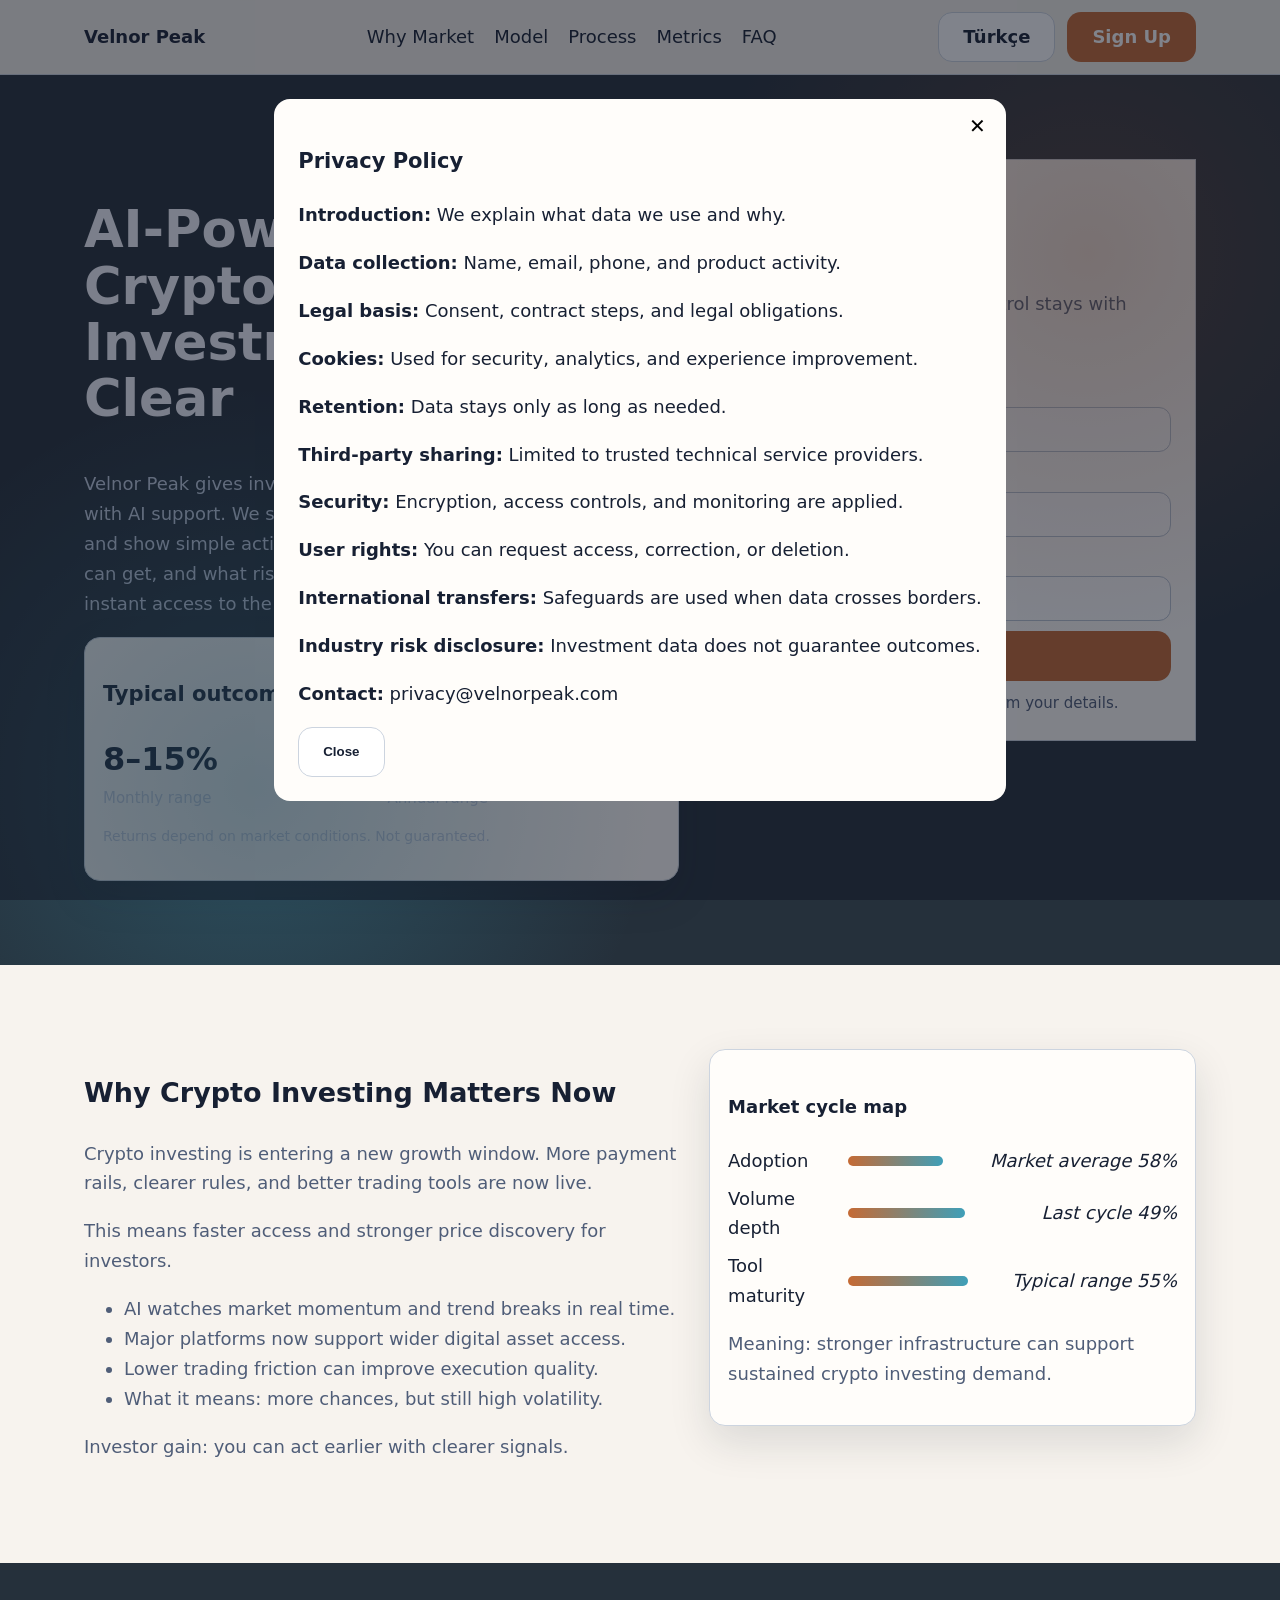
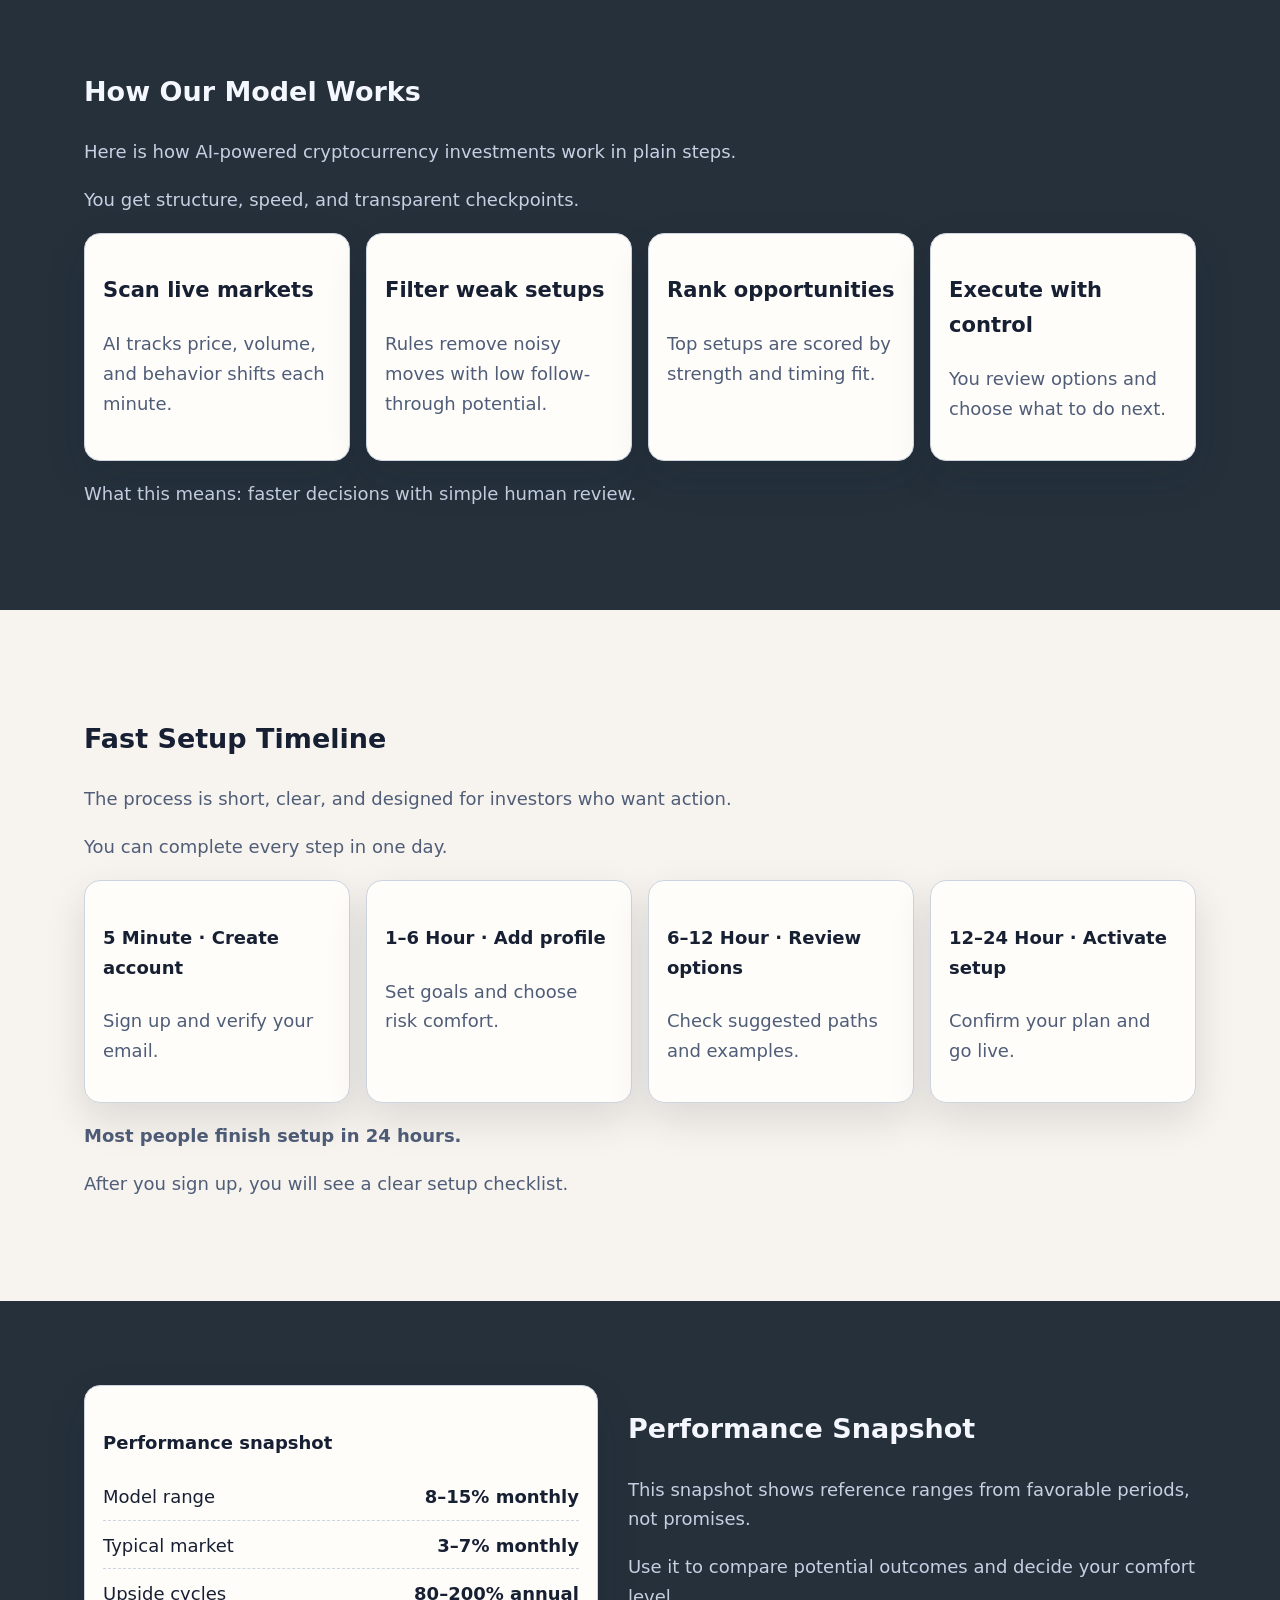
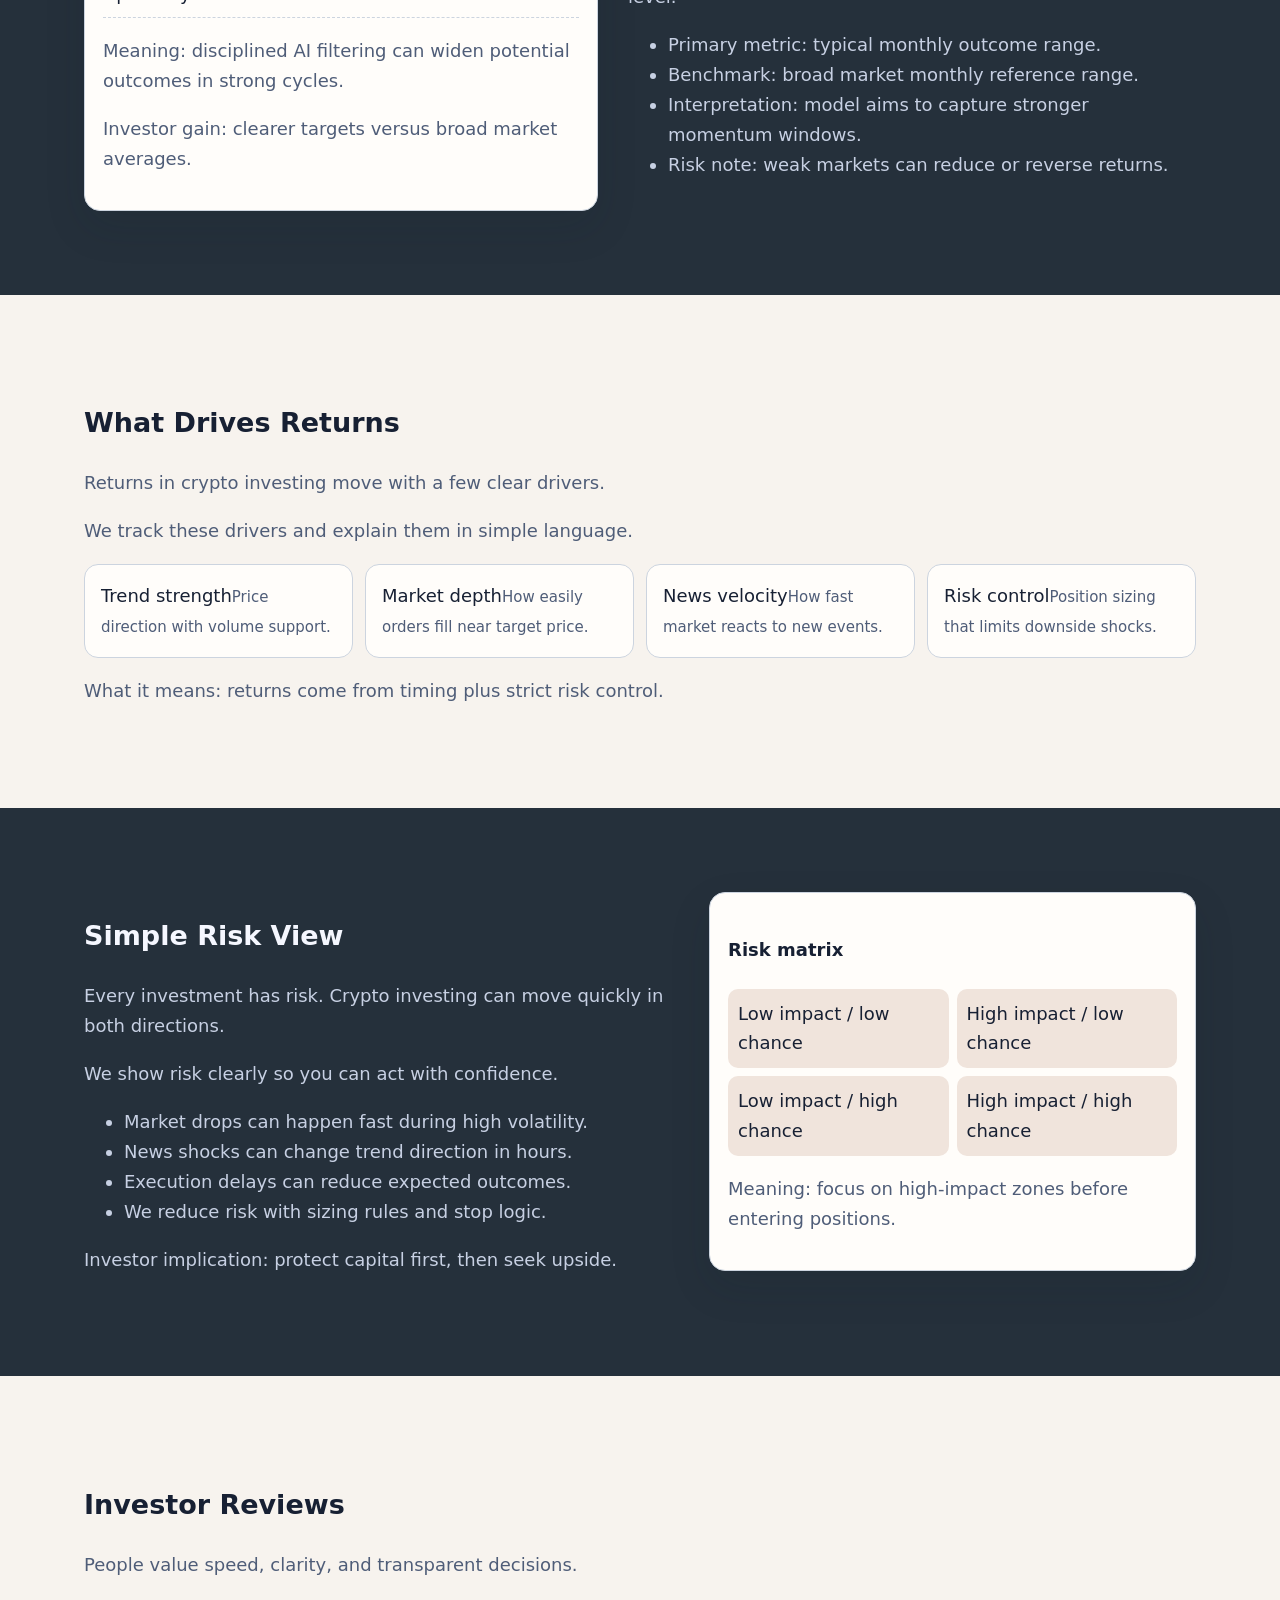
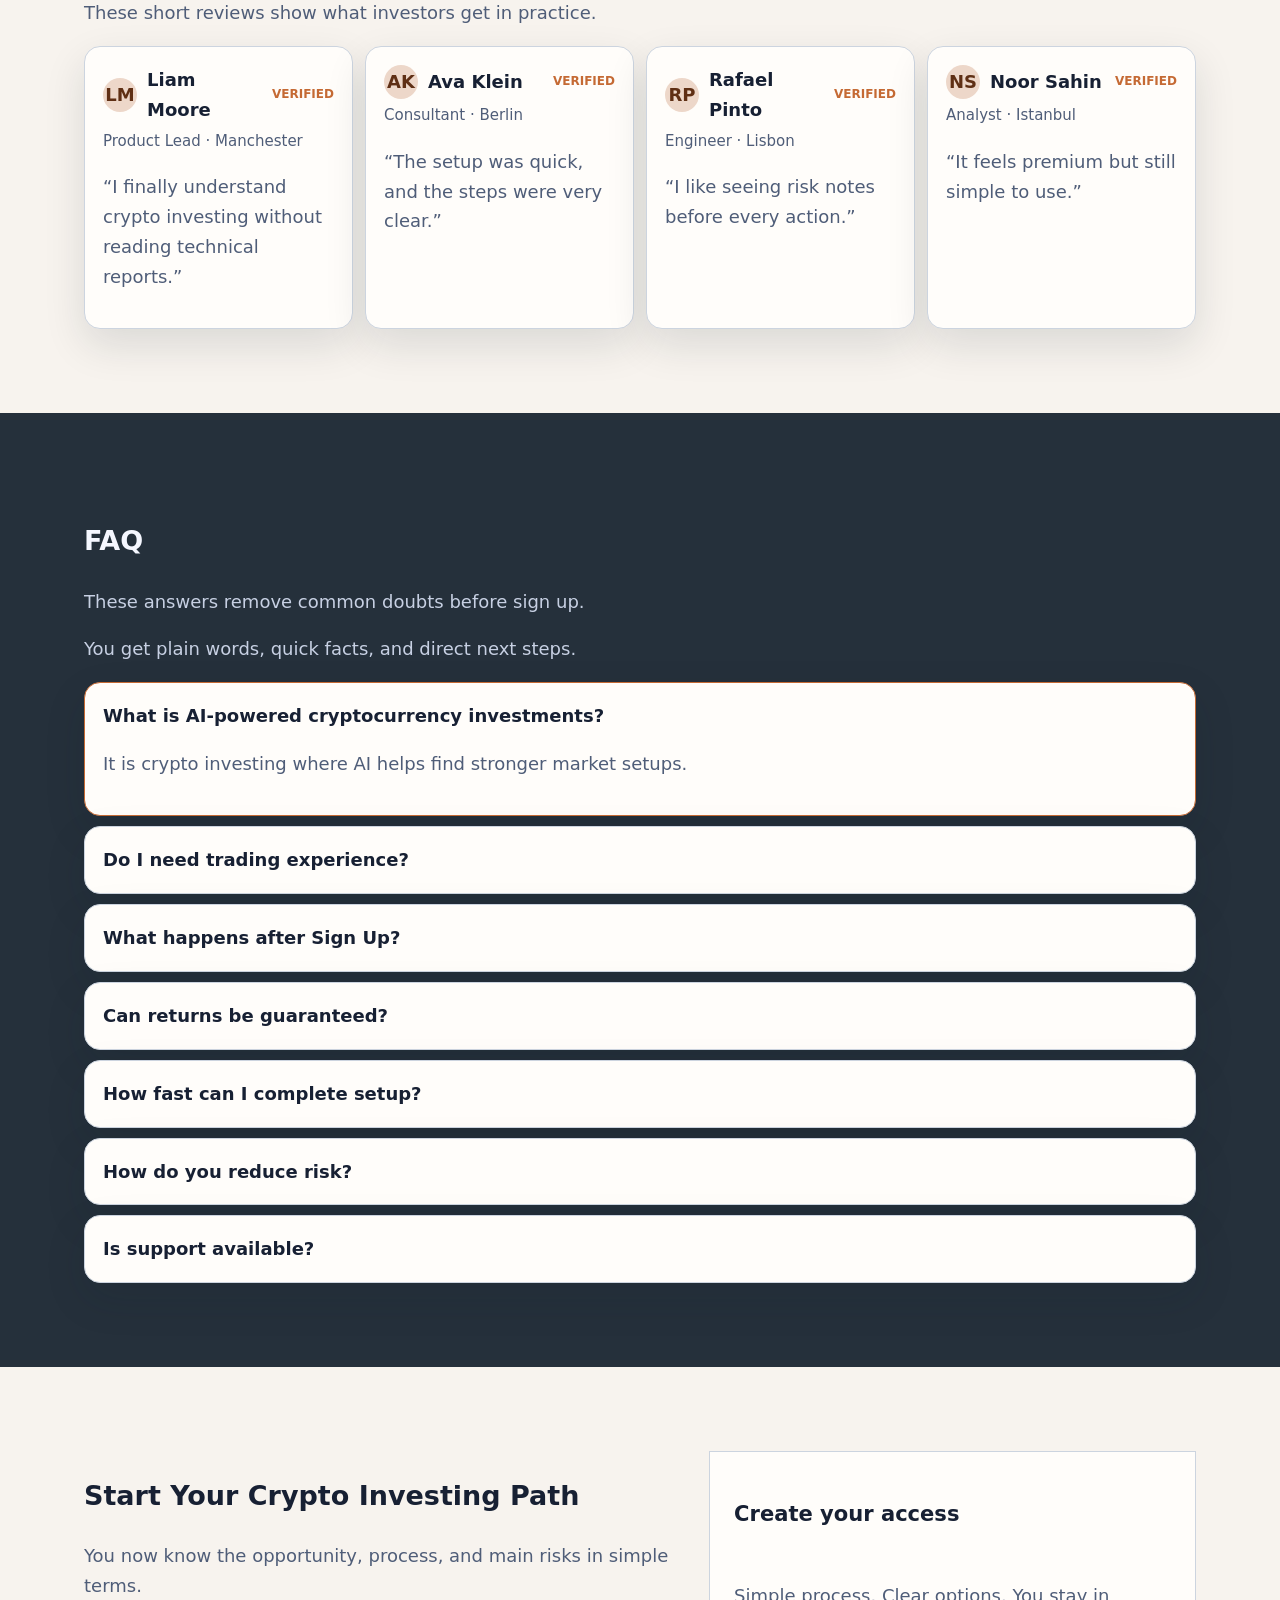
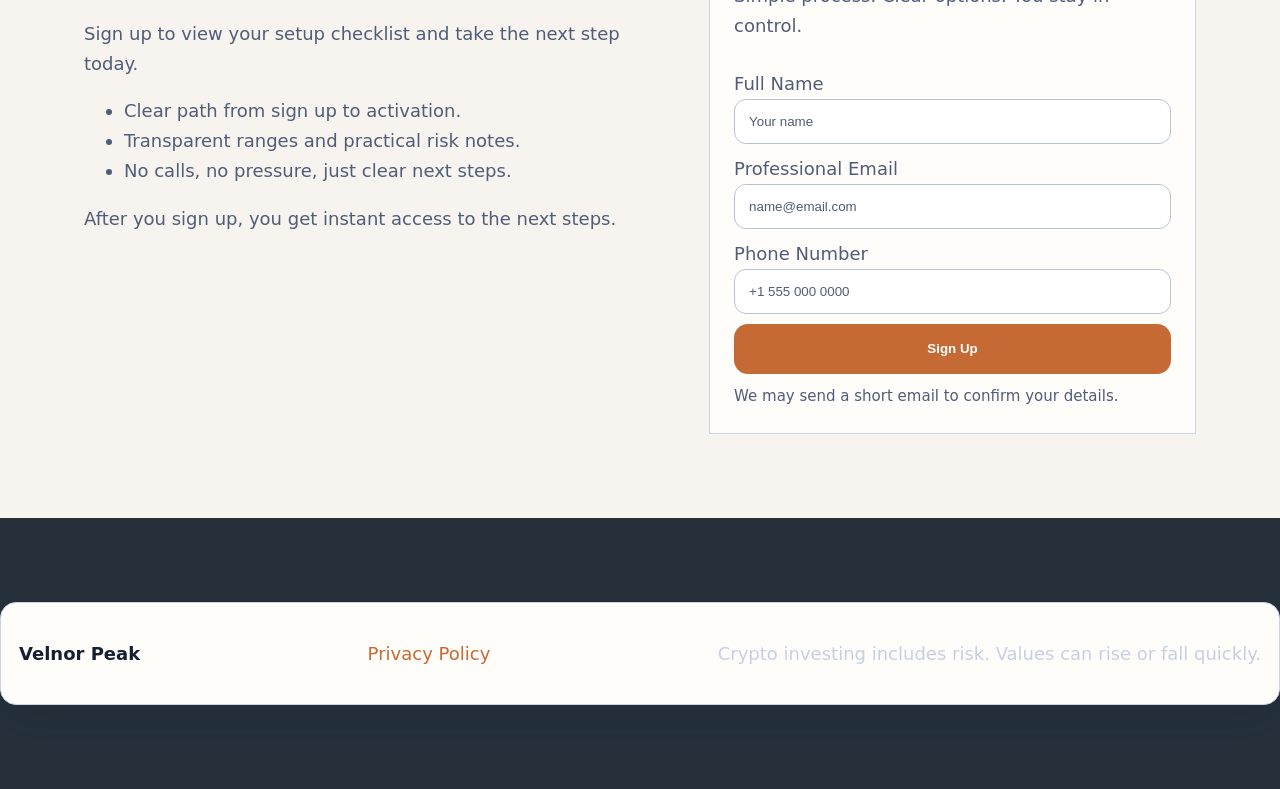
<file: tr/index.html>
<!-- DESIGN SEED: 4821 -->
<!doctype html>
<html lang="en">
<head>
  <meta charset="UTF-8" />
  <meta name="viewport" content="width=device-width, initial-scale=1.0" />
  <title>Velnor Peak | AI-Powered Cryptocurrency Investments - Türkçe</title>
  <meta name="description" content="Velnor Peak helps investors use AI-powered cryptocurrency investments with clear steps, risks, and transparent outcomes. Page: Türkçe." />
  <link rel="canonical" href="https://velnorpeak.com/tr/index.html" />
  <meta property="og:title" content="Velnor Peak | AI-Powered Cryptocurrency Investments - Türkçe" />
  <meta property="og:description" content="Velnor Peak helps investors use AI-powered cryptocurrency investments with clear steps, risks, and transparent outcomes. Page: Türkçe." />
  <meta property="og:type" content="website" />
  <meta property="og:url" content="https://velnorpeak.com/tr/index.html" />
  <meta name="twitter:card" content="summary_large_image" />
  <meta name="twitter:title" content="Velnor Peak | AI-Powered Cryptocurrency Investments - Türkçe" />
  <meta name="twitter:description" content="Velnor Peak helps investors use AI-powered cryptocurrency investments with clear steps, risks, and transparent outcomes. Page: Türkçe." />
  <link rel="alternate" hreflang="en" href="https://velnorpeak.com/index.html" />
  <link rel="alternate" hreflang="de" href="https://velnorpeak.com/de/index.html" />
  <link rel="alternate" hreflang="fr" href="https://velnorpeak.com/fr/index.html" />
  <link rel="alternate" hreflang="es" href="https://velnorpeak.com/es/index.html" />
  <link rel="alternate" hreflang="it" href="https://velnorpeak.com/it/index.html" />
  <link rel="alternate" hreflang="tr" href="https://velnorpeak.com/tr/index.html" />
  <link rel="alternate" hreflang="pt" href="https://velnorpeak.com/pt/index.html" />
  <link rel="alternate" hreflang="ja" href="https://velnorpeak.com/jp/index.html" />
  <link rel="alternate" hreflang="sk" href="https://velnorpeak.com/sk/index.html" />
  <link rel="alternate" hreflang="nl-BE" href="https://velnorpeak.com/be/index.html" />
  <link rel="alternate" hreflang="x-default" href="https://velnorpeak.com/index.html" />
  <link rel="stylesheet" href="../assets/style.css" />
  <script defer src="../assets/app.js"></script>
</head>
<body>
<header class="site-header" id="top">
  <div class="container header-bar">
    <a class="brand" href="../index.html">Velnor Peak</a>
    <nav class="main-nav" aria-label="Primary">
      <a href="#market">Why Market</a><a href="#model">Model</a><a href="#process">Process</a><a href="#metrics">Metrics</a><a href="#faq">FAQ</a>
    </nav>
    <div class="header-actions">
      <div class="lang-wrap" data-dropdown>
        <button class="lang-btn" type="button" aria-expanded="false" aria-controls="lang-menu">Türkçe</button>
        <div id="lang-menu" class="lang-menu" role="menu"><a href="../index.html"><svg viewBox="0 0 24 16" aria-hidden="true"><rect width="24" height="16" fill="#012169"/><path d="M0 0l24 16M24 0L0 16" stroke="#fff" stroke-width="3"/><path d="M0 0l24 16M24 0L0 16" stroke="#C8102E" stroke-width="1.5"/><rect x="10" width="4" height="16" fill="#fff"/><rect y="6" width="24" height="4" fill="#fff"/><rect x="11" width="2" height="16" fill="#C8102E"/><rect y="7" width="24" height="2" fill="#C8102E"/></svg>English</a>
<a href="../de/index.html"><svg viewBox="0 0 24 16" aria-hidden="true"><rect width="24" height="16" fill="#000"/><rect y="5.33" width="24" height="5.33" fill="#DD0000"/><rect y="10.66" width="24" height="5.34" fill="#FFCE00"/></svg>Deutsch</a>
<a href="../fr/index.html"><svg viewBox="0 0 24 16" aria-hidden="true"><rect width="8" height="16" fill="#0055A4"/><rect x="8" width="8" height="16" fill="#fff"/><rect x="16" width="8" height="16" fill="#EF4135"/></svg>Français</a>
<a href="../es/index.html"><svg viewBox="0 0 24 16" aria-hidden="true"><rect width="24" height="16" fill="#AA151B"/><rect y="4" width="24" height="8" fill="#F1BF00"/></svg>Español</a>
<a href="../it/index.html"><svg viewBox="0 0 24 16" aria-hidden="true"><rect width="8" height="16" fill="#009246"/><rect x="8" width="8" height="16" fill="#fff"/><rect x="16" width="8" height="16" fill="#CE2B37"/></svg>Italiano</a>
<a href="../tr/index.html"><svg viewBox="0 0 24 16" aria-hidden="true"><rect width="24" height="16" fill="#E30A17"/><circle cx="10" cy="8" r="4" fill="#fff"/><circle cx="11" cy="8" r="3.2" fill="#E30A17"/><polygon points="14,8 17,6.8 17,9.2" fill="#fff"/></svg>Türkçe</a>
<a href="../pt/index.html"><svg viewBox="0 0 24 16" aria-hidden="true"><rect width="10" height="16" fill="#006600"/><rect x="10" width="14" height="16" fill="#FF0000"/></svg>Português</a>
<a href="../jp/index.html"><svg viewBox="0 0 24 16" aria-hidden="true"><rect width="24" height="16" fill="#fff" stroke="#ddd"/><circle cx="12" cy="8" r="4" fill="#BC002D"/></svg>日本語</a>
<a href="../sk/index.html"><svg viewBox="0 0 24 16" aria-hidden="true"><rect width="24" height="16" fill="#fff"/><rect y="5.33" width="24" height="5.33" fill="#0B4EA2"/><rect y="10.66" width="24" height="5.34" fill="#EE1C25"/></svg>Slovak</a>
<a href="../be/index.html"><svg viewBox="0 0 24 16" aria-hidden="true"><rect width="8" height="16" fill="#000"/><rect x="8" width="8" height="16" fill="#FFD90C"/><rect x="16" width="8" height="16" fill="#EF3340"/></svg>Nederlands (BE)</a></div>
      </div>
      <a href="#final-cta" class="btn btn-primary">Sign Up</a>
      <button class="burger" type="button" aria-label="Open menu" aria-expanded="false">☰</button>
    </div>
  </div>
  <aside class="mobile-drawer" aria-hidden="true">
    <button class="drawer-close" type="button" aria-label="Close menu">✕</button>
    <nav aria-label="Mobile">
      <a href="#market">Why Market</a><a href="#model">Model</a><a href="#process">Process</a><a href="#metrics">Metrics</a><a href="#faq">FAQ</a>
    </nav>
    <div class="lang-wrap" data-dropdown>
      <button class="lang-btn" type="button" aria-expanded="false" aria-controls="lang-menu-mobile">Türkçe</button>
      <div id="lang-menu-mobile" class="lang-menu" role="menu"><a href="../index.html"><svg viewBox="0 0 24 16" aria-hidden="true"><rect width="24" height="16" fill="#012169"/><path d="M0 0l24 16M24 0L0 16" stroke="#fff" stroke-width="3"/><path d="M0 0l24 16M24 0L0 16" stroke="#C8102E" stroke-width="1.5"/><rect x="10" width="4" height="16" fill="#fff"/><rect y="6" width="24" height="4" fill="#fff"/><rect x="11" width="2" height="16" fill="#C8102E"/><rect y="7" width="24" height="2" fill="#C8102E"/></svg>English</a>
<a href="../de/index.html"><svg viewBox="0 0 24 16" aria-hidden="true"><rect width="24" height="16" fill="#000"/><rect y="5.33" width="24" height="5.33" fill="#DD0000"/><rect y="10.66" width="24" height="5.34" fill="#FFCE00"/></svg>Deutsch</a>
<a href="../fr/index.html"><svg viewBox="0 0 24 16" aria-hidden="true"><rect width="8" height="16" fill="#0055A4"/><rect x="8" width="8" height="16" fill="#fff"/><rect x="16" width="8" height="16" fill="#EF4135"/></svg>Français</a>
<a href="../es/index.html"><svg viewBox="0 0 24 16" aria-hidden="true"><rect width="24" height="16" fill="#AA151B"/><rect y="4" width="24" height="8" fill="#F1BF00"/></svg>Español</a>
<a href="../it/index.html"><svg viewBox="0 0 24 16" aria-hidden="true"><rect width="8" height="16" fill="#009246"/><rect x="8" width="8" height="16" fill="#fff"/><rect x="16" width="8" height="16" fill="#CE2B37"/></svg>Italiano</a>
<a href="../tr/index.html"><svg viewBox="0 0 24 16" aria-hidden="true"><rect width="24" height="16" fill="#E30A17"/><circle cx="10" cy="8" r="4" fill="#fff"/><circle cx="11" cy="8" r="3.2" fill="#E30A17"/><polygon points="14,8 17,6.8 17,9.2" fill="#fff"/></svg>Türkçe</a>
<a href="../pt/index.html"><svg viewBox="0 0 24 16" aria-hidden="true"><rect width="10" height="16" fill="#006600"/><rect x="10" width="14" height="16" fill="#FF0000"/></svg>Português</a>
<a href="../jp/index.html"><svg viewBox="0 0 24 16" aria-hidden="true"><rect width="24" height="16" fill="#fff" stroke="#ddd"/><circle cx="12" cy="8" r="4" fill="#BC002D"/></svg>日本語</a>
<a href="../sk/index.html"><svg viewBox="0 0 24 16" aria-hidden="true"><rect width="24" height="16" fill="#fff"/><rect y="5.33" width="24" height="5.33" fill="#0B4EA2"/><rect y="10.66" width="24" height="5.34" fill="#EE1C25"/></svg>Slovak</a>
<a href="../be/index.html"><svg viewBox="0 0 24 16" aria-hidden="true"><rect width="8" height="16" fill="#000"/><rect x="8" width="8" height="16" fill="#FFD90C"/><rect x="16" width="8" height="16" fill="#EF3340"/></svg>Nederlands (BE)</a></div>
    </div>
    <a href="#final-cta" class="btn btn-primary">Sign Up</a>
  </aside>
</header>
<main>
<section class="section dark hero" id="hero"><div class="glow"></div><div class="container hero-grid"><div>
<h1>AI-Powered Cryptocurrency Investments Made Clear</h1>
<p>Velnor Peak gives investors a clear way to use crypto investing with AI support. We scan fast market shifts, filter weak setups, and show simple actions. You see what matters now, what you can get, and what risks to watch. After you sign up, you get instant access to the next steps.</p>
<div class="hero-panel performance"><h3>Typical outcome range</h3><div class="perf-split"><div><strong>8–15%</strong><small>Monthly range</small></div><div><strong>80–200%</strong><small>Annual range</small></div></div><p class="micro">Returns depend on market conditions. Not guaranteed.</p></div>
</div>
<form class="form-card" aria-label="Hero sign up form"><h3 class="form-title">Start in minutes</h3><p class="form-sub">Clear setup. No calls. Full control stays with you.</p><label>Full Name<input type="text" placeholder="Your name" required></label><label>Professional Email<input type="email" placeholder="name@email.com" required></label><label>Phone Number<input type="tel" placeholder="+1 555 000 0000" required></label><button class="btn btn-primary" type="submit">Sign Up</button><small>We may send a short email to confirm your details.</small></form>
</div></section>
<section class="section light" id="market"><div class="container split"><div><h2>Why Crypto Investing Matters Now</h2><p>Crypto investing is entering a new growth window. More payment rails, clearer rules, and better trading tools are now live.</p><p>This means faster access and stronger price discovery for investors.</p><ul><li>AI watches market momentum and trend breaks in real time.</li><li>Major platforms now support wider digital asset access.</li><li>Lower trading friction can improve execution quality.</li><li>What it means: more chances, but still high volatility.</li></ul><p class="meaning">Investor gain: you can act earlier with clearer signals.</p></div><div class="visual-card"><h4>Market cycle map</h4><div class="alloc-bars"><div><span>Adoption</span><b style="width:72%"></b><em>Market average 58%</em></div><div><span>Volume depth</span><b style="width:64%"></b><em>Last cycle 49%</em></div><div><span>Tool maturity</span><b style="width:78%"></b><em>Typical range 55%</em></div></div><p>Meaning: stronger infrastructure can support sustained crypto investing demand.</p></div></div></section>
<section class="section dark" id="model"><div class="container"><h2>How Our Model Works</h2><p>Here is how AI-powered cryptocurrency investments work in plain steps.</p><p>You get structure, speed, and transparent checkpoints.</p><div class="grid-4"><article class="card"><h3>Scan live markets</h3><p>AI tracks price, volume, and behavior shifts each minute.</p></article><article class="card"><h3>Filter weak setups</h3><p>Rules remove noisy moves with low follow-through potential.</p></article><article class="card"><h3>Rank opportunities</h3><p>Top setups are scored by strength and timing fit.</p></article><article class="card"><h3>Execute with control</h3><p>You review options and choose what to do next.</p></article></div><p class="meaning">What this means: faster decisions with simple human review.</p></div></section>
<section class="section light" id="process"><div class="container"><h2>Fast Setup Timeline</h2><p>The process is short, clear, and designed for investors who want action.</p><p>You can complete every step in one day.</p><div class="grid-4 process-grid"><article class="process-card"><h4>5 Minute · Create account</h4><p>Sign up and verify your email.</p></article><article class="process-card"><h4>1–6 Hour · Add profile</h4><p>Set goals and choose risk comfort.</p></article><article class="process-card"><h4>6–12 Hour · Review options</h4><p>Check suggested paths and examples.</p></article><article class="process-card"><h4>12–24 Hour · Activate setup</h4><p>Confirm your plan and go live.</p></article></div><p><strong>Most people finish setup in 24 hours.</strong></p><p>After you sign up, you will see a clear setup checklist.</p></div></section>
<section class="section dark" id="metrics"><div class="container split rev"><div class="visual-card"><h4>Performance snapshot</h4><div class="compare"><div><span>Model range</span><b>8–15% monthly</b></div><div><span>Typical market</span><b>3–7% monthly</b></div><div><span>Upside cycles</span><b>80–200% annual</b></div></div><p>Meaning: disciplined AI filtering can widen potential outcomes in strong cycles.</p><p class="gain">Investor gain: clearer targets versus broad market averages.</p></div><div><h2>Performance Snapshot</h2><p>This snapshot shows reference ranges from favorable periods, not promises.</p><p>Use it to compare potential outcomes and decide your comfort level.</p><ul><li>Primary metric: typical monthly outcome range.</li><li>Benchmark: broad market monthly reference range.</li><li>Interpretation: model aims to capture stronger momentum windows.</li><li>Risk note: weak markets can reduce or reverse returns.</li></ul></div></div></section>
<section class="section light" id="insights"><div class="container"><h2>What Drives Returns</h2><p>Returns in crypto investing move with a few clear drivers.</p><p>We track these drivers and explain them in simple language.</p><div class="insight-diagram"><div class="node">Trend strength<small>Price direction with volume support.</small></div><div class="node">Market depth<small>How easily orders fill near target price.</small></div><div class="node">News velocity<small>How fast market reacts to new events.</small></div><div class="node">Risk control<small>Position sizing that limits downside shocks.</small></div></div><p class="meaning">What it means: returns come from timing plus strict risk control.</p></div></section>
<section class="section dark" id="risk"><div class="container split"><div><h2>Simple Risk View</h2><p>Every investment has risk. Crypto investing can move quickly in both directions.</p><p>We show risk clearly so you can act with confidence.</p><ul><li>Market drops can happen fast during high volatility.</li><li>News shocks can change trend direction in hours.</li><li>Execution delays can reduce expected outcomes.</li><li>We reduce risk with sizing rules and stop logic.</li></ul><p class="meaning">Investor implication: protect capital first, then seek upside.</p></div><div class="visual-card"><h4>Risk matrix</h4><div class="matrix"><span>Low impact / low chance</span><span>High impact / low chance</span><span>Low impact / high chance</span><span>High impact / high chance</span></div><p>Meaning: focus on high-impact zones before entering positions.</p></div></div></section>
<section class="section light" id="reviews"><div class="container"><h2>Investor Reviews</h2><p>People value speed, clarity, and transparent decisions.</p><p>These short reviews show what investors get in practice.</p><div class="reviews-grid">
<article class="review-card"><div class="review-head"><span class="avatar">LM</span><h4>Liam Moore</h4><strong>VERIFIED</strong></div><small>Product Lead · Manchester</small><p>“I finally understand crypto investing without reading technical reports.”</p></article>
<article class="review-card"><div class="review-head"><span class="avatar">AK</span><h4>Ava Klein</h4><strong>VERIFIED</strong></div><small>Consultant · Berlin</small><p>“The setup was quick, and the steps were very clear.”</p></article>
<article class="review-card"><div class="review-head"><span class="avatar">RP</span><h4>Rafael Pinto</h4><strong>VERIFIED</strong></div><small>Engineer · Lisbon</small><p>“I like seeing risk notes before every action.”</p></article>
<article class="review-card"><div class="review-head"><span class="avatar">NS</span><h4>Noor Sahin</h4><strong>VERIFIED</strong></div><small>Analyst · Istanbul</small><p>“It feels premium but still simple to use.”</p></article>
</div></div></section>
<section class="section dark" id="faq"><div class="container"><h2>FAQ</h2><p>These answers remove common doubts before sign up.</p><p>You get plain words, quick facts, and direct next steps.</p><div class="faq-list">
<details class="faq-item" open><summary>What is AI-powered cryptocurrency investments?</summary><p>It is crypto investing where AI helps find stronger market setups.</p></details>
<details class="faq-item"><summary>Do I need trading experience?</summary><p>No. The flow explains each step in simple language.</p></details>
<details class="faq-item"><summary>What happens after Sign Up?</summary><p>After you sign up, you can review the options and choose what to do next.</p></details>
<details class="faq-item"><summary>Can returns be guaranteed?</summary><p>No. Returns depend on market conditions and can vary widely.</p></details>
<details class="faq-item"><summary>How fast can I complete setup?</summary><p>Most investors finish setup in less than 24 hours.</p></details>
<details class="faq-item"><summary>How do you reduce risk?</summary><p>We use position sizing and stop logic to limit downside.</p></details>
<details class="faq-item"><summary>Is support available?</summary><p>You can use in-product guidance and email confirmation support.</p></details>
</div></div></section>
<section class="section light" id="final-cta"><div class="container split"><div><h2>Start Your Crypto Investing Path</h2><p>You now know the opportunity, process, and main risks in simple terms.</p><p>Sign up to view your setup checklist and take the next step today.</p><ul><li>Clear path from sign up to activation.</li><li>Transparent ranges and practical risk notes.</li><li>No calls, no pressure, just clear next steps.</li></ul><p class="meaning">After you sign up, you get instant access to the next steps.</p></div>
<form class="form-card" aria-label="Final sign up form"><h3 class="form-title">Create your access</h3><p class="form-sub">Simple process. Clear options. You stay in control.</p><label>Full Name<input type="text" placeholder="Your name" required></label><label>Professional Email<input type="email" placeholder="name@email.com" required></label><label>Phone Number<input type="tel" placeholder="+1 555 000 0000" required></label><button class="btn btn-primary" type="submit">Sign Up</button><small>We may send a short email to confirm your details.</small></form>
</div></section>
</main>
<footer class="section dark"><div class="container footer-panel"><strong>Velnor Peak</strong><a href="#" data-open-privacy>Privacy Policy</a><p>Crypto investing includes risk. Values can rise or fall quickly.</p></div></footer>
<div class="privacy-modal" role="dialog" aria-modal="true" aria-labelledby="privacy-title" hidden>
  <div class="privacy-content"><button class="modal-x" aria-label="Close privacy">✕</button><h3 id="privacy-title">Privacy Policy</h3>
  <p><strong>Introduction:</strong> We explain what data we use and why.</p>
  <p><strong>Data collection:</strong> Name, email, phone, and product activity.</p>
  <p><strong>Legal basis:</strong> Consent, contract steps, and legal obligations.</p>
  <p><strong>Cookies:</strong> Used for security, analytics, and experience improvement.</p>
  <p><strong>Retention:</strong> Data stays only as long as needed.</p>
  <p><strong>Third-party sharing:</strong> Limited to trusted technical service providers.</p>
  <p><strong>Security:</strong> Encryption, access controls, and monitoring are applied.</p>
  <p><strong>User rights:</strong> You can request access, correction, or deletion.</p>
  <p><strong>International transfers:</strong> Safeguards are used when data crosses borders.</p>
  <p><strong>Industry risk disclosure:</strong> Investment data does not guarantee outcomes.</p>
  <p><strong>Contact:</strong> privacy@velnorpeak.com</p>
  <div class="modal-footer"><button class="btn" data-close-privacy>Close</button></div>
  </div>
</div>
<script type="application/ld+json">{"@context":"https://schema.org","@graph":[{"@type":"Organization","name":"Velnor Peak","url":"https://velnorpeak.com/"},{"@type":"WebSite","name":"Velnor Peak","url":"https://velnorpeak.com/"},{"@type":"FAQPage","mainEntity":[{"@type":"Question","name":"What is AI-powered cryptocurrency investments?","acceptedAnswer":{"@type":"Answer","text":"It is crypto investing where AI helps find stronger market setups."}},{"@type":"Question","name":"Can returns be guaranteed?","acceptedAnswer":{"@type":"Answer","text":"No. Returns depend on market conditions and can vary widely."}}]},{"@type":"Review","author":{"@type":"Person","name":"Liam Moore"},"reviewBody":"I finally understand crypto investing without reading technical reports.","reviewRating":{"@type":"Rating","ratingValue":"5"}}]}</script>
</body></html>
</file>
<file: assets/style.css>
/* PALETTE MODE: COPPER SLATE */
/* VISUAL MOOD: Rich editorial finance */
/* DESIGN PROFILE
ID: CS-4821
Background family: Neutral
Surface style: Soft cards
Accent A (CTA): Copper
Accent B: Steel cyan
Text strategy: Mixed
Section rhythm: Dark hero → Light market → Dark model → Light process → Dark metrics → Light insights → Dark risk → Light reviews → Dark FAQ → Light CTA
Glow strategy: copper glow top-right + cyan glow lower-left
*/
:root{
  --text-strong: #172033;
  --text-muted: #4f5d78;
  --text-on-dark: #f5f7ff;
  --text-muted-on-dark: #c7d0e3;
  --surface-0:#eef1f5;
  --surface-1:#f7f3ee;
  --surface-2:#25303b;
  --surface-card:#fffdfa;
  --border-subtle:#ccd4df;
  --input-bg:#fff;
  --input-border:#b9c4d3;
  --focus-ring:#d88a59;
  --shadow-soft:0 16px 42px rgba(20,30,40,.12);
  --accent:#c56a34;
  --accent-hover:#a95527;
  --accent-b:#3f9fb8;
  --btn-height:50px;
}
*{box-sizing:border-box}
html,body{margin:0;overflow-x:hidden}
body{font:18px/1.66 Inter,system-ui,sans-serif;background:radial-gradient(circle at 80% 10%,#ffd8bd55,transparent 35%),radial-gradient(circle at 15% 85%,#7ed0e244,transparent 30%),linear-gradient(120deg,#edf1f7,#ebe4db);color:var(--text-strong)}
h1,h2,h3,h4,h5,h6{color:inherit}p,li,small,label{color:inherit}
a{text-decoration:none;color:var(--accent)}
.container{max-width:1160px;margin:0 auto;padding-inline:24px}
.section{padding:84px 0;position:relative;overflow:clip}
.section.light { background: var(--surface-1); color: var(--text-strong); }
.section.light p, .section.light li { color: var(--text-muted); }
.section.dark { background: var(--surface-2); color: var(--text-on-dark); }
.section.dark p, .section.dark li { color: var(--text-muted-on-dark); }
.section.light small,.section.light label{color:var(--text-muted)}
.section.dark small,.section.dark label{color:var(--text-muted-on-dark)}
.site-header{position:sticky;top:0;z-index:60;background:#f5f1e9e8;backdrop-filter:blur(10px);border-bottom:1px solid var(--border-subtle)}
.header-bar{display:flex;justify-content:space-between;align-items:center;gap:18px;min-height:74px}.brand{font-weight:800;color:var(--text-strong)}
.main-nav{display:flex;gap:20px}.main-nav a{color:var(--text-strong)}
.header-actions{display:flex;align-items:center;gap:12px}
.btn{display:inline-flex;align-items:center;justify-content:center;height:var(--btn-height);padding:0 24px;border-radius:14px;border:1px solid var(--border-subtle);font-weight:700;background:#fff;color:var(--text-strong)}
.btn-primary{background:var(--accent);border-color:transparent;color:#fff}.btn-primary:hover{background:var(--accent-hover)}
.btn:focus-visible,.lang-btn:focus-visible,input:focus-visible{outline:none;box-shadow:0 0 0 4px var(--focus-ring)}
.lang-wrap{position:relative}.lang-btn{height:var(--btn-height);padding:0 24px;border-radius:14px;border:1px solid var(--border-subtle);background:#fff;color:var(--text-strong);font:inherit;font-weight:700}
.lang-menu{position:absolute;right:0;top:58px;background:var(--surface-card);border:1px solid var(--border-subtle);border-radius:14px;box-shadow:var(--shadow-soft);padding:10px;display:none;min-width:220px}
.lang-wrap.open .lang-menu{display:grid}.lang-menu a{display:flex;align-items:center;gap:8px;padding:8px;color:var(--text-strong)}.lang-menu svg{width:18px;height:12px;border:1px solid #ddd}
.burger{display:none;background:#fff;border:1px solid var(--border-subtle);border-radius:10px;height:44px;width:44px}
.mobile-drawer{position:fixed;inset:0 0 0 auto;width:min(92vw,360px);transform:translateX(100%);transition:.3s;background:var(--surface-card);padding:24px;display:grid;gap:16px;z-index:80}
.mobile-drawer nav{display:grid;gap:12px}.mobile-drawer.open{transform:translateX(0)} .drawer-close{justify-self:end;background:none;border:0;font-size:24px}
.hero-grid,.split{display:grid;grid-template-columns:1.1fr .9fr;gap:30px;align-items:start}.split.rev{grid-template-columns:.95fr 1.05fr}
.hero h1{font-size:clamp(2rem,4vw,3.5rem);line-height:1.1}.hero .glow{position:absolute;inset:0;background:radial-gradient(circle at 85% 20%,#c56a3440,transparent 30%),radial-gradient(circle at 20% 80%,#3f9fb84d,transparent 32%);pointer-events:none}
.hero-panel{padding:20px;border-radius:18px;box-shadow:var(--shadow-soft)}.performance{background:linear-gradient(140deg,#fff6ee,#fff)}.perf-split{display:grid;grid-template-columns:1fr 1fr;gap:12px}.perf-split strong{font-size:2rem;color:var(--text-strong)}.perf-split small{display:block}.micro{font-size:14px}
.grid-4{display:grid;grid-template-columns:repeat(auto-fit,minmax(260px,1fr));gap:16px}
/* CARD CONTRAST LOCK */
.card{
  background: var(--surface-card);
  color: var(--text-strong);
  border: 1px solid var(--border-subtle);
}
.card p, .card li, .card .muted{
  color: var(--text-muted);
}
.section.dark .card{
  background: var(--surface-card);
  color: var(--text-strong);
}
.section.dark .card p, .section.dark .card li, .section.dark .card .muted{
  color: var(--text-muted);
}
.card, .card * { opacity: 1 !important; }
.card p, .card li { opacity: 1 !important; }
.card,.visual-card,.process-card,.review-card,.faq-item,.hero-panel,.footer-panel{padding:18px;border-radius:16px;border:1px solid var(--border-subtle);background:var(--surface-card);box-shadow:var(--shadow-soft);max-width:100%;min-width:0}
.form-card { 
  background: var(--surface-card); 
  color: var(--text-strong); 
  border: 1px solid var(--border-subtle);
}
.form-card h3, .form-card .form-title { color: var(--text-strong); }
.form-card p, .form-card .form-sub { color: var(--text-muted); }
.form-card label { color: var(--text-muted); }
.form-card input {
  background: var(--input-bg);
  color: var(--text-strong);
  border: 1px solid var(--input-border);
}
.form-card input::placeholder { color: var(--text-muted); }
.form-card input:focus {
  outline: none;
  box-shadow: 0 0 0 4px var(--focus-ring);
  border-color: transparent;
}
.form-card{display:grid;gap:10px;padding:24px}.form-card input{width:100%;padding:14px;border-radius:12px}
.alloc-bars div{display:grid;grid-template-columns:110px 1fr auto;gap:10px;align-items:center;margin:8px 0}.alloc-bars b{display:block;height:10px;background:linear-gradient(90deg,var(--accent),var(--accent-b));border-radius:999px}
.compare{display:grid;gap:10px}.compare div{display:flex;justify-content:space-between;border-bottom:1px dashed var(--border-subtle);padding-bottom:8px}
.insight-diagram{display:grid;grid-template-columns:repeat(auto-fit,minmax(230px,1fr));gap:12px}.node{background:var(--surface-card);padding:16px;border-radius:14px;border:1px solid var(--border-subtle)}
.matrix{display:grid;grid-template-columns:1fr 1fr;gap:8px}.matrix span{background:#f0e4dc;border-radius:10px;padding:10px;color:var(--text-strong)}
.reviews-grid{display:grid;grid-template-columns:repeat(auto-fit,minmax(240px,1fr));gap:12px}.review-head{display:flex;align-items:center;gap:10px}.avatar{height:34px;width:34px;border-radius:50%;display:grid;place-items:center;background:#edd7c9;color:#5f2f14;font-weight:700}.review-head h4{margin:0;flex:1}.review-head strong{font-size:12px;color:var(--accent)}
.faq-list{display:grid;gap:10px}.faq-item summary{cursor:pointer;font-weight:700;list-style:none}.faq-item[open]{border-color:var(--accent)}
.footer-panel{display:flex;gap:20px;align-items:center;justify-content:space-between}
.privacy-modal{position:fixed;inset:0;background:#12182688;display:grid;place-items:center;padding:20px;z-index:90}.privacy-content{position:relative;max-width:760px;background:var(--surface-card);color:var(--text-strong);padding:24px;border-radius:16px;max-height:90vh;overflow:auto}.modal-x{position:absolute;right:14px;top:14px;border:0;background:none;font-size:20px}
.modal-footer{display:flex;justify-content:flex-start}
.section.light p,
.section.light li,
.section.light small,
.section.light label{
  color: var(--text-muted);
}
.section.dark p,
.section.dark li,
.section.dark small,
.section.dark label{
  color: var(--text-muted-on-dark);
}
.card,
.form-card,
.kpi-card,
.metric-card,
.faq-item,
.review-card,
.process-card,
.visual-card,
.footer-panel,
.hero-panel{
  color: var(--text-strong);
}
.card h3, .card h4, .card strong,
.form-card h3, .form-card h4, .form-card strong,
.kpi-card h3, .metric-card h3,
.faq-item summary,
.review-card h4,
.process-card h4,
.visual-card h4,
.footer-panel h4,
.hero-panel h4{
  color: var(--text-strong);
}
.card p, .card li, .card small, .card label,
.form-card p, .form-card li, .form-card small, .form-card label,
.kpi-card p, .metric-card p,
.faq-item p,
.review-card p, .review-card small,
.process-card p,
.visual-card p,
.footer-panel p,
.hero-panel p{
  color: var(--text-muted);
}
.section.dark .card,
.section.dark .form-card,
.section.dark .kpi-card,
.section.dark .metric-card,
.section.dark .faq-item,
.section.dark .review-card,
.section.dark .process-card,
.section.dark .visual-card,
.section.dark .footer-panel,
.section.dark .hero-panel{
  background: var(--surface-card);
  color: var(--text-strong);
}
.section.dark .card h3, .section.dark .card h4, .section.dark .card strong,
.section.dark .form-card h3, .section.dark .form-card h4, .section.dark .form-card strong,
.section.dark .faq-item summary,
.section.dark .review-card h4,
.section.dark .process-card h4,
.section.dark .visual-card h4{
  color: var(--text-strong);
}
.section.dark .card p, .section.dark .card li, .section.dark .card small, .section.dark .card label,
.section.dark .form-card p, .section.dark .form-card li, .section.dark .form-card small, .section.dark .form-card label,
.section.dark .faq-item p,
.section.dark .review-card p,
.section.dark .process-card p,
.section.dark .visual-card p{
  color: var(--text-muted);
}
p, li, small, label, input, ::placeholder{
  opacity: 1 !important;
}
.card *, .form-card *, .faq-item *, .review-card *, .metric-card *{
  text-shadow: none !important;
}
@media (max-width:900px){.main-nav,.header-actions>.lang-wrap,.header-actions>a{display:none}.burger{display:inline-grid;place-items:center}.hero-grid,.split,.split.rev{grid-template-columns:1fr}.site-header{position:sticky}.section{padding:68px 0}}
</file>
